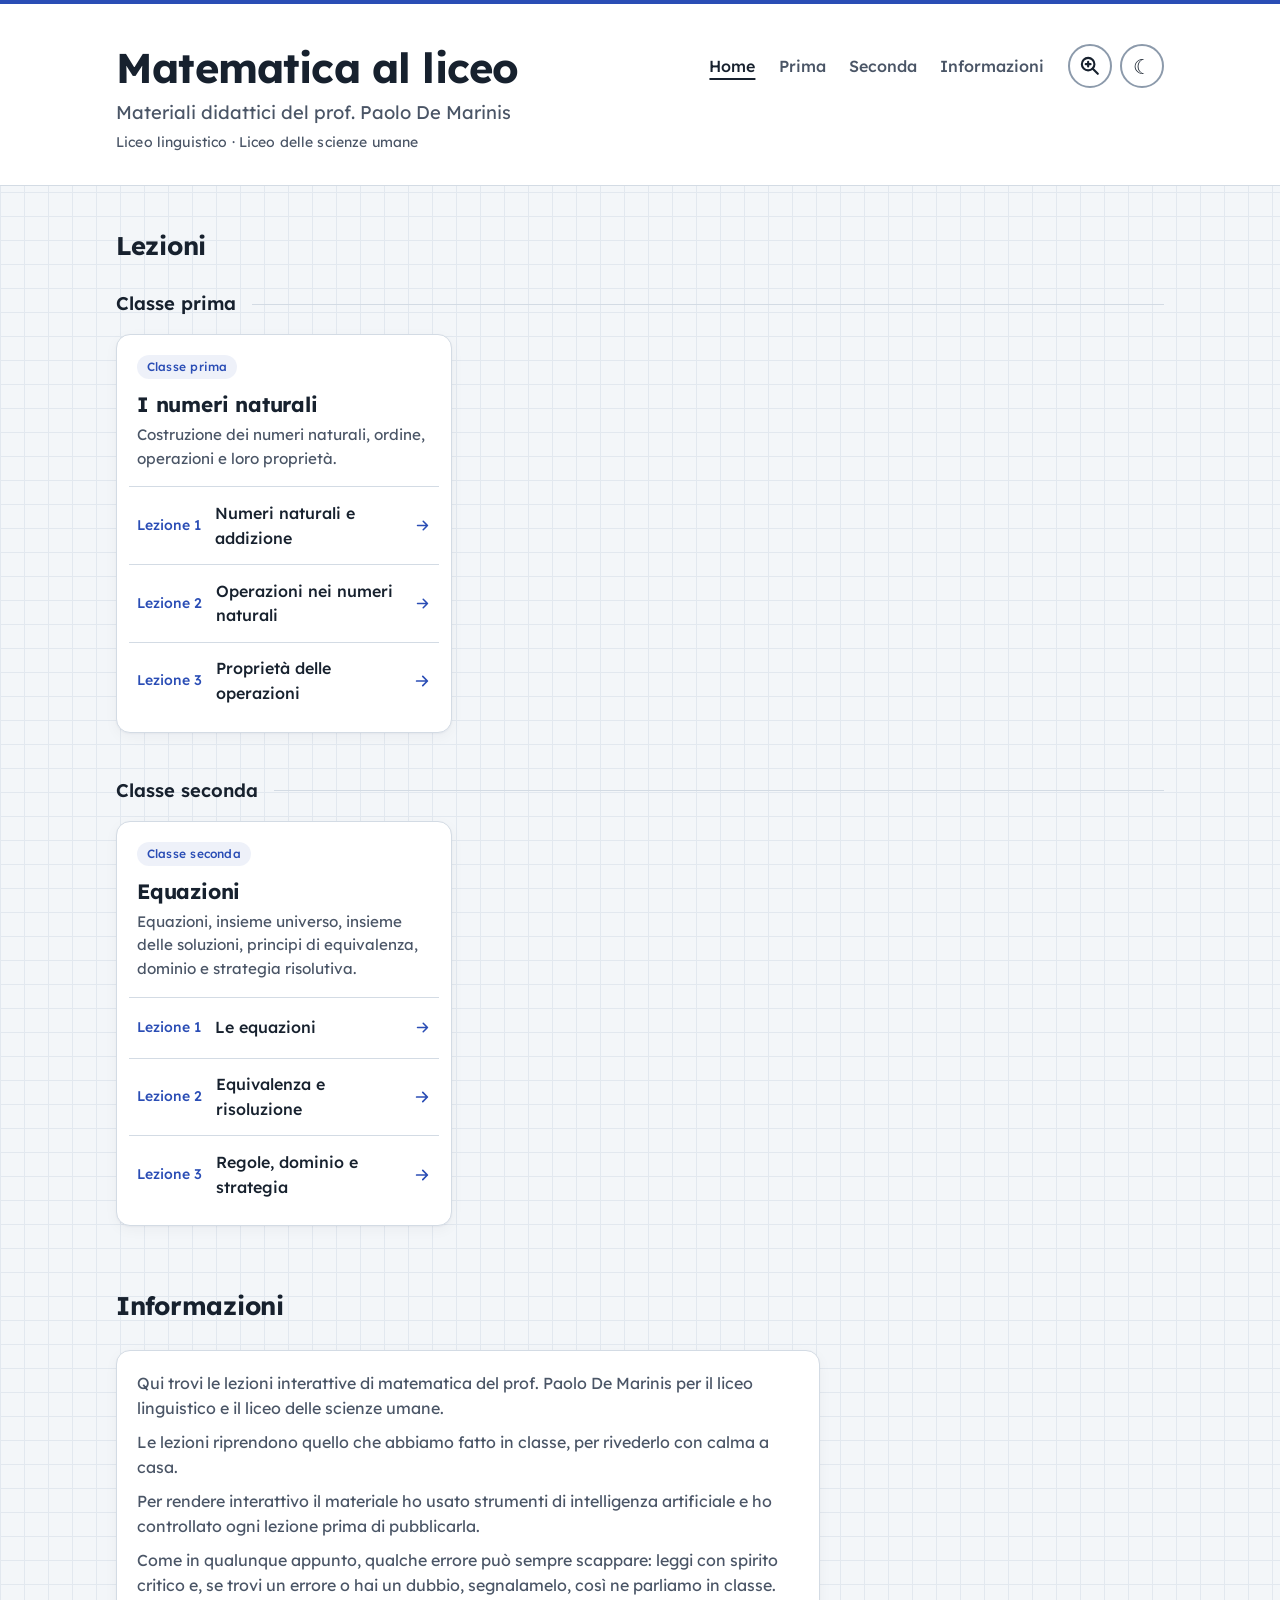
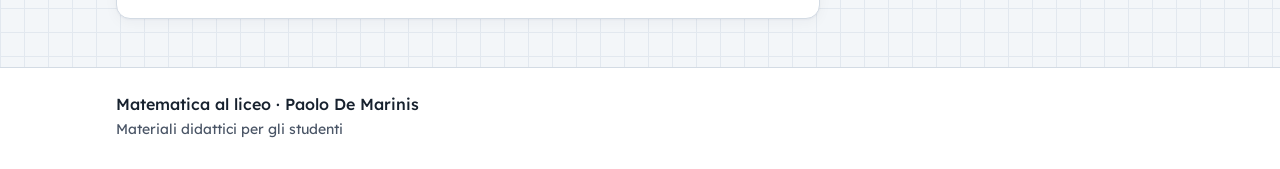
<file: index.html>
<!DOCTYPE html>
<html lang="it">
<head>
	<meta charset="utf-8">
	<meta name="viewport" content="width=device-width, initial-scale=1, viewport-fit=cover">
	<title>Matematica al liceo · Materiali didattici del prof. Paolo De Marinis</title>
	<meta name="description" content="Lezioni interattive di matematica per il liceo linguistico e il liceo delle scienze umane, a cura del prof. Paolo De Marinis.">
	<meta name="theme-color" content="#F3F6F9">
	<link rel="preload" href="assets/fonts/lexend-latin.woff2" as="font" type="font/woff2" crossorigin>
	<link rel="stylesheet" href="assets/css/style.css">
	<script src="assets/js/main.js"></script>
</head>
<body>
	<a class="skip-link" href="#contenuto">Vai al contenuto</a>

	<header class="site-header" id="top">
		<div class="wrap header-inner">
			<div class="brand">
				<h1 class="site-title"><a href="index.html">Matematica al liceo</a></h1>
				<p class="site-subtitle">Materiali didattici del prof. Paolo De Marinis</p>
				<p class="site-schools"><span>Liceo linguistico</span> · <span>Liceo delle scienze umane</span></p>
			</div>
			<nav class="site-nav" aria-label="Navigazione principale">
				<ul>
					<li><a href="index.html" aria-current="page">Home</a></li>
					<li><a href="#prima">Prima</a></li>
					<li><a href="#seconda">Seconda</a></li>
					<li><a href="#informazioni">Informazioni</a></li>
				</ul>
			</nav>
			<div class="tools">
				<div class="zmenu" id="zmenu">
					<button type="button" class="round-btn" id="zoomBtn" aria-label="Dimensione dei contenuti" title="Dimensione dei contenuti" aria-haspopup="dialog" aria-expanded="false" aria-controls="zpanel">
						<svg viewBox="0 0 24 24" aria-hidden="true"><circle cx="10.5" cy="10.5" r="6.5"/><path d="M15.3 15.3 20.5 20.5M8 10.5h5M10.5 8v5"/></svg>
					</button>
					<section class="zpanel" id="zpanel" role="dialog" aria-labelledby="ztitle" hidden>
						<div class="zhead">
							<span id="ztitle">Dimensione dei contenuti</span>
							<button type="button" class="round-btn small" id="zclose" aria-label="Chiudi"><svg viewBox="0 0 24 24" aria-hidden="true"><path d="M7 7 17 17M17 7 7 17"/></svg></button>
						</div>
						<div class="zopts" role="radiogroup" aria-labelledby="ztitle">
							<label><input type="radio" name="zoomLevel" value="100" checked>100%</label>
							<label><input type="radio" name="zoomLevel" value="115">115%</label>
							<label><input type="radio" name="zoomLevel" value="130">130%</label>
							<label><input type="radio" name="zoomLevel" value="150">150%</label>
						</div>
					</section>
				</div>
				<button type="button" class="round-btn" id="theme" aria-label="Attiva il tema scuro" title="Tema scuro"><span id="themeGlyph" aria-hidden="true">☾</span></button>
			</div>
		</div>
	</header>

	<main id="contenuto">
		<section class="lessons" aria-labelledby="lezioni-title">
			<div class="wrap">
				<h2 class="section-title" id="lezioni-title">Lezioni</h2>

				<!-- ========== Classe prima ========== -->
				<section class="year" id="prima" aria-labelledby="prima-title">
					<h3 class="year-title" id="prima-title">Classe prima</h3>
					<div class="topic-grid">

						<article class="topic" aria-labelledby="t-numeri-naturali">
							<p class="topic-year">Classe prima</p>
							<h4 class="topic-title" id="t-numeri-naturali">I numeri naturali</h4>
							<p class="topic-desc">Costruzione dei numeri naturali, ordine, operazioni e loro proprietà.</p>
							<ul class="lesson-list">
								<li>
									<a class="lesson" href="prima/numeri-naturali/lezione-1.html">
										<span class="lesson-num">Lezione 1<span class="sr-only"> —</span></span>
										<span class="lesson-title">Numeri naturali e addizione</span>
									</a>
								</li>
								<li>
									<a class="lesson" href="prima/numeri-naturali/lezione-2.html">
										<span class="lesson-num">Lezione 2<span class="sr-only"> —</span></span>
										<span class="lesson-title">Operazioni nei numeri naturali</span>
									</a>
								</li>
								<li>
									<a class="lesson" href="prima/numeri-naturali/lezione-3.html">
										<span class="lesson-num">Lezione 3<span class="sr-only"> —</span></span>
										<span class="lesson-title">Proprietà delle operazioni</span>
									</a>
								</li>
							</ul>
						</article>

						<!-- Next topics for the first year go here, as copies of the <article> above:
						     divisibilità, numeri interi, numeri razionali, insiemi,
						     calcolo letterale, monomi, polinomi, geometria. -->

					</div>
				</section>

				<!-- ========== Classe seconda ========== -->
				<section class="year" id="seconda" aria-labelledby="seconda-title">
					<h3 class="year-title" id="seconda-title">Classe seconda</h3>
					<div class="topic-grid">

						<article class="topic" aria-labelledby="t-equazioni">
							<p class="topic-year">Classe seconda</p>
							<h4 class="topic-title" id="t-equazioni">Equazioni</h4>
							<p class="topic-desc">Equazioni, insieme universo, insieme delle soluzioni, principi di equivalenza, dominio e strategia risolutiva.</p>
							<ul class="lesson-list">
								<li>
									<a class="lesson" href="seconda/equazioni/lezione-1.html">
										<span class="lesson-num">Lezione 1<span class="sr-only"> —</span></span>
										<span class="lesson-title">Le equazioni</span>
									</a>
								</li>
								<li>
									<a class="lesson" href="seconda/equazioni/lezione-2.html">
										<span class="lesson-num">Lezione 2<span class="sr-only"> —</span></span>
										<span class="lesson-title">Equivalenza e risoluzione</span>
									</a>
								</li>
								<li>
									<a class="lesson" href="seconda/equazioni/lezione-3.html">
										<span class="lesson-num">Lezione 3<span class="sr-only"> —</span></span>
										<span class="lesson-title">Regole, dominio e strategia</span>
									</a>
								</li>
							</ul>
						</article>

						<!-- Next topics for the second year go here:
						     funzioni, retta, sistemi lineari, disequazioni, radicali, geometria. -->

					</div>
				</section>

				<!--
				HOW TO ADD A TOPIC
				Copy this block inside the .topic-grid of the right year,
				then change the id (it must be unique), the texts and the links.

				<article class="topic" aria-labelledby="t-numeri-interi">
					<p class="topic-year">Classe prima</p>
					<h4 class="topic-title" id="t-numeri-interi">I numeri interi</h4>
					<p class="topic-desc">One-line description of the topic.</p>
					<ul class="lesson-list">
						<li>
							<a class="lesson" href="prima/numeri-interi/lezione-1.html">
								<span class="lesson-num">Lezione 1<span class="sr-only"> —</span></span>
								<span class="lesson-title">Lesson title</span>
							</a>
						</li>
					</ul>
				</article>

				HOW TO MARK A LESSON AS NEW OR UPDATED
				Put one badge INSIDE .lesson-title, after the text, only while it is useful:
					<span class="lesson-title">Le equazioni <span class="badge badge-new">Nuova</span></span>
					<span class="lesson-title">Le equazioni <span class="badge badge-updated">Aggiornata</span></span>
				-->
			</div>
		</section>

		<section class="info" id="informazioni" aria-labelledby="informazioni-title">
			<div class="wrap">
				<h2 class="section-title" id="informazioni-title">Informazioni</h2>
				<div class="info-panel">
					<p>Qui trovi le lezioni interattive di matematica del prof. Paolo De Marinis per il liceo linguistico e il liceo delle scienze umane.</p>
					<p>Le lezioni riprendono quello che abbiamo fatto in classe, per rivederlo con calma a casa.</p>
					<p>Per rendere interattivo il materiale ho usato strumenti di intelligenza artificiale e ho controllato ogni lezione prima di pubblicarla.</p>
					<p>Come in qualunque appunto, qualche errore può sempre scappare: leggi con spirito critico e, se trovi un errore o hai un dubbio, segnalamelo, così ne parliamo in classe.</p>
				</div>
			</div>
		</section>
	</main>

	<footer class="site-footer">
		<div class="wrap">
			<p class="footer-main">Matematica al liceo · Paolo De Marinis</p>
			<p class="footer-sub">Materiali didattici per gli studenti</p>
		</div>
	</footer>
</body>
</html>
</file>
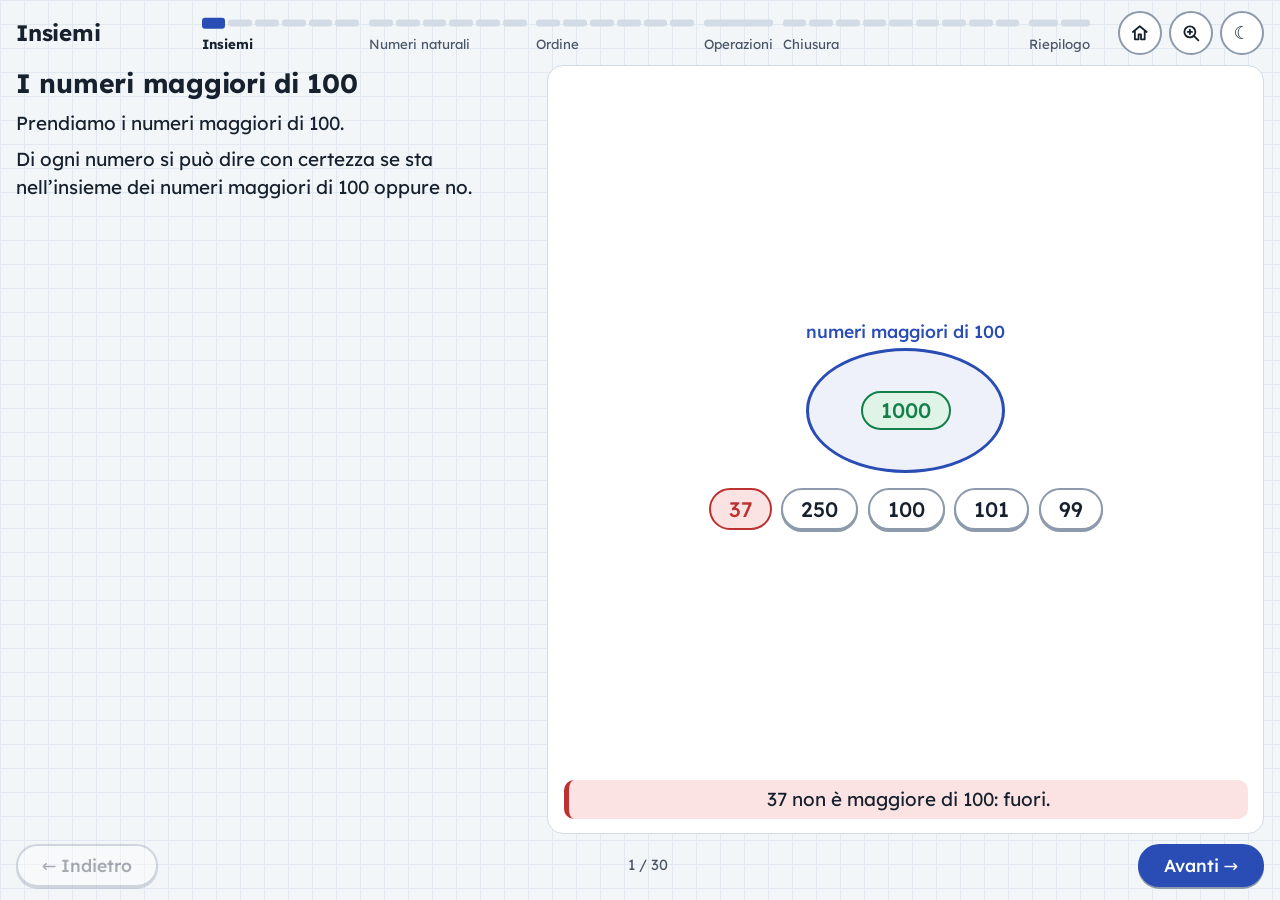
<file: prima/numeri-naturali/lezione-1.html>
<!DOCTYPE html>
<html lang="it">
<head>
<meta charset="utf-8">
<meta name="viewport" content="width=device-width, initial-scale=1">
<script>try { const r = document.documentElement, t = localStorage.getItem('matematica-tema'), z = localStorage.getItem('matematica-zoom'); if (t === 'dark') r.dataset.theme = 'dark'; if (['115', '130', '150'].includes(z)) r.dataset.zoom = z; } catch (e) {}</script>
<title>I numeri naturali</title>
<link rel="stylesheet" href="../../assets/fonts/lezioni.css">
<style>
:root {
	--bg: #F3F6F9;
	--grid: #E2E8EF;
	--panel: #FFFFFF;
	--ink: #17212E;
	--ink2: #4A5566;
	--line: #D3DBE4;
	--acc: #2A4DB5;
	--on-acc: #FFFFFF;
	--acc-fill: rgba(42, 77, 181, 0.08);
	--acc-soft: rgba(42, 77, 181, 0.30);
	--in: #13804A;
	--in-bg: #DFF3E7;
	--out: #BE3131;
	--out-bg: #FBE3E3;
	--hl: #FFEFA8;
	--hover: #EAF0F8;
	--chip: #F3F6F9;
	--focus: #2A4DB5;
	--ctl: #8C9AAB;
	--shadow: rgba(0, 0, 0, 0.25);
	--ui: "Lexend", system-ui, "Segoe UI", Roboto, sans-serif;
	--math: "STIX Two Text", "STIX Two Math", "Cambria Math", Cambria, "Times New Roman", serif;
}
:root[data-theme="dark"] {
	color-scheme: dark;
	--bg: #0F141A;
	--grid: #19212B;
	--panel: #161D26;
	--ink: #E6EBF1;
	--ink2: #A8B3C0;
	--line: #2A3440;
	--acc: #86A5F7;
	--on-acc: #0F141A;
	--acc-fill: rgba(134, 165, 247, 0.10);
	--acc-soft: rgba(134, 165, 247, 0.34);
	--in: #4FC98C;
	--in-bg: #173327;
	--out: #FF7C7C;
	--out-bg: #3A1D20;
	--hl: #3D3517;
	--hover: #1E2835;
	--chip: #1B232E;
	--focus: #86A5F7;
	--ctl: #56657A;
	--shadow: rgba(0, 0, 0, 0.5);
}

* { box-sizing: border-box; }
[hidden] { display: none !important; }
html { height: 100%; font-size: clamp(14px, min(1.05vw, 1.9vh), 21px); }
body {
	margin: 0; height: 100%;
	background-color: var(--bg);
	background-image: linear-gradient(var(--grid) 1px, transparent 1px), linear-gradient(90deg, var(--grid) 1px, transparent 1px);
	background-size: 24px 24px;
	color: var(--ink); font-family: var(--ui); line-height: 1.4;
}
button { font: inherit; color: inherit; }
:focus-visible { outline: 3px solid var(--focus); outline-offset: 2px; }
.sr { position: absolute; width: 1px; height: 1px; overflow: hidden; clip: rect(0 0 0 0); white-space: nowrap; }

.app { height: 100%; max-width: 1800px; margin: 0 auto; padding: 0.8rem 16px 0.9rem; display: flex; flex-direction: column; gap: 0.7rem; }

/* ---------- barra in alto ---------- */
header.top { display: flex; align-items: center; gap: 0.6rem 2rem; }
h1 { margin: 0; font-size: 1.6rem; font-weight: 700; letter-spacing: -0.01em; min-width: 10.5ch; white-space: nowrap; }
.prog { flex: 1; display: flex; gap: 0.7rem; min-width: 0; }
.pch { flex: var(--n) 1 0; min-width: max-content; display: flex; flex-direction: column; gap: 0.1rem; }
.segs { display: flex; gap: 3px; }
.seg { flex: 1; min-width: 0; height: 1.5rem; padding: 0; border: 0; background: none; cursor: pointer; position: relative; border-radius: 4px; }
.seg::before { content: ""; position: absolute; left: 0; right: 0; top: 50%; height: 0.5rem; transform: translateY(-50%); border-radius: 3px; background: var(--line); }
.seg.done::before { background: var(--acc-soft); }
.seg.cur::before { background: var(--acc); height: 0.75rem; }
.pname { font-size: 0.95rem; color: var(--ink2); white-space: nowrap; overflow: hidden; text-overflow: ellipsis; }
.pch.cur .pname { color: var(--ink); font-weight: 700; }
#theme { flex: none; width: 2.75rem; height: 2.75rem; min-width: 44px; min-height: 44px; border-radius: 50%; border: 2px solid var(--ctl); background: var(--panel); cursor: pointer; font-size: 1.3rem; line-height: 1; padding: 0; }
#theme:hover { border-color: var(--acc); }
.tools { flex: none; display: flex; align-items: center; gap: 0.5rem; position: relative; }   /* il pannello dello zoom si allinea al bordo destro dei due bottoni */
.zmenu { position: static; }
#homeBtn { width: 2.75rem; height: 2.75rem; min-width: 44px; min-height: 44px; border-radius: 50%; border: 2px solid var(--ctl); background: var(--panel); color: var(--ink); display: grid; place-items: center; }
#homeBtn:hover { border-color: var(--acc); }
#homeBtn svg { width: 1.4rem; height: 1.4rem; fill: none; stroke: currentColor; stroke-width: 2.2; stroke-linecap: round; stroke-linejoin: round; }
#zoomBtn { width: 2.75rem; height: 2.75rem; min-width: 44px; min-height: 44px; border-radius: 50%; border: 2px solid var(--ctl); background: var(--panel); cursor: pointer; padding: 0; display: grid; place-items: center; }
#zoomBtn:hover, #zoomBtn[aria-expanded="true"] { border-color: var(--acc); }
#zoomBtn svg { width: 1.45rem; height: 1.45rem; fill: none; stroke: currentColor; stroke-width: 2.2; stroke-linecap: round; stroke-linejoin: round; }
.zpanel { position: absolute; top: calc(100% + 0.6rem); right: 0; z-index: 30; width: min(21rem, calc(100vw - 2rem)); padding: 0.8rem 0.9rem 0.9rem; background: var(--panel); border: 1px solid var(--line); border-radius: 14px; box-shadow: 0 12px 32px var(--shadow); }
.zhead { display: flex; align-items: center; justify-content: space-between; gap: 1rem; margin-bottom: 0.55rem; font-weight: 700; }
.zhead button { width: 2.4rem; height: 2.4rem; min-width: 40px; min-height: 40px; border-radius: 50%; border: 2px solid var(--ctl); background: var(--panel); cursor: pointer; padding: 0; display: grid; place-items: center; }
.zhead button svg { width: 1.1rem; height: 1.1rem; fill: none; stroke: currentColor; stroke-width: 2.4; stroke-linecap: round; }
.zopts { display: grid; grid-template-columns: repeat(4, 1fr); gap: 0.4rem; }
.zopts label { position: relative; display: grid; place-items: center; min-height: 44px; border: 2px solid var(--ctl); border-radius: 10px; cursor: pointer; font-weight: 700; font-variant-numeric: tabular-nums; }
.zopts input { position: absolute; opacity: 0; pointer-events: none; }
.zopts label:has(input:checked) { border-color: var(--acc); background: var(--acc-fill); color: var(--acc); }
.zopts label:has(input:focus-visible) { outline: 3px solid var(--focus); outline-offset: 2px; }
:root[data-zoom="115"] main.step { zoom: 1.15; }
:root[data-zoom="130"] main.step { zoom: 1.3; }
:root[data-zoom="150"] main.step { zoom: 1.5; }


/* ---------- il passo ---------- */
main.step { flex: 1; min-height: 0; display: grid; grid-template-columns: minmax(0, 5fr) minmax(0, 7fr); gap: 1.4rem; }
.left { display: flex; flex-direction: column; gap: 0.75rem; min-height: 0; overflow: auto; padding: 0.2rem 0.3rem 0.2rem 0; }
.left h2 { margin: 0; font-size: 1.9rem; line-height: 1.2; text-wrap: balance; letter-spacing: -0.01em; }
.txt { font-size: 1.35rem; line-height: 1.45; }
.txt p { margin: 0 0 0.45em; }
.txt p:last-child { margin-bottom: 0; }
.def { background: var(--panel); border: 1px solid var(--line); border-left: 6px solid var(--acc); border-radius: 0 12px 12px 0; padding: 0.6rem 1rem 0.7rem; margin-bottom: 0.5em; }
.def .dl { font-size: 0.95rem; letter-spacing: 0.01em; font-weight: 700; color: var(--acc); margin-bottom: 0.15rem; }
.def p { margin: 0 0 0.3em; }
.def .formula { text-align: center; font-size: 1.25em; margin: 0.25em 0 0.1em; }
.small { font-size: 0.85em; color: var(--ink2); }
.sym { display: grid; grid-template-columns: 2.2rem auto; gap: 0.2rem 0.6rem; align-items: baseline; margin-top: 0.3rem; }
.sym .m { font-size: 1.5em; text-align: center; }

/* 1.08em: le cifre di STIX hanno la stessa altezza di quelle di Lexend, così i numeri nel testo e nelle formule sono uguali */
.m { font-family: var(--math); font-size: 1.08em; line-height: 1; white-space: nowrap; }
.m .m { font-size: 1em; }
.m i, i.m { font-style: italic; }
b { font-weight: 700; }

.panel { background: var(--panel); border: 1px solid var(--line); border-radius: 16px; padding: 1rem 1.1rem; display: flex; flex-direction: column; gap: 0.8rem; min-height: 0; overflow: auto; }
.fig { flex: 1 1 auto; min-height: 7rem; position: relative; }
.fig > svg { position: absolute; inset: 0; width: 100%; height: 100%; display: block; }
.col { flex: 1 1 auto; display: flex; flex-direction: column; align-items: center; justify-content: center; gap: 1.1rem; min-height: 0; }
.ctl { display: flex; gap: 0.8rem; justify-content: center; align-items: center; flex-wrap: wrap; }

/* domanda */
.q { background: var(--panel); border: 1px solid var(--line); border-radius: 12px; padding: 0.75rem 1rem; }
.qq { margin: 0 0 0.6rem; font-size: 1.35rem; font-weight: 500; }
.opts { display: flex; gap: 0.7rem; flex-wrap: wrap; }
.fb { margin: 0.7rem 0 0; padding: 0.5rem 0.8rem; border-radius: 8px; font-size: 1.25rem; border-left: 5px solid; }
.fb.ok { background: var(--in-bg); border-color: var(--in); }
.fb.no { background: var(--out-bg); border-color: var(--out); }

/* bottoni */
.btn { font-size: 1.25rem; font-weight: 500; min-height: 3rem; min-width: 3rem; padding: 0 1.2rem; border-radius: 12px; border: 2px solid var(--ctl); background: var(--panel); cursor: pointer; box-shadow: 0 2px 0 var(--ctl); }
.btn:hover:not(:disabled) { border-color: var(--acc); }
.btn:disabled { opacity: 0.4; cursor: default; }
.btn.pri { background: var(--acc); color: var(--on-acc); border-color: var(--acc); box-shadow: 0 2px 0 var(--shadow); }
.btn.big { font-size: 1.6rem; min-width: 5.5rem; }
.btn[aria-pressed="true"] { background: var(--acc); color: var(--on-acc); border-color: var(--acc); }
.opt.ok { background: var(--in-bg); border-color: var(--in); color: var(--in); }
.opt.no { background: var(--out-bg); border-color: var(--out); color: var(--out); }
.opt.right:not(.ok) { border-color: var(--in); }

.chip { display: inline-flex; align-items: center; justify-content: center; gap: 0.3em; font-size: 1.5rem; font-weight: 500; font-variant-numeric: tabular-nums; min-height: 2.8rem; min-width: 2.8rem; padding: 0.3em 0.85em; border-radius: 999px; border: 2px solid var(--ctl); background: var(--panel); color: var(--ink); box-shadow: 0 2px 0 var(--ctl); line-height: 1; }
button.chip { cursor: pointer; }
button.chip:hover { border-color: var(--acc); }
.chip.in { background: var(--in-bg); border-color: var(--in); color: var(--in); box-shadow: none; }
.chip.out { background: var(--out-bg); border-color: var(--out); color: var(--out); box-shadow: none; }
.chip.sel { background: var(--hl); border-color: var(--ink2); }
.chip .m { font-size: 1.05em; }
.ghost { position: fixed; left: 0; top: 0; z-index: 50; pointer-events: none; margin: 0; }

.msg { margin: 0; min-height: 2.6rem; padding: 0.45rem 1rem; border-radius: 10px; font-size: 1.35rem; text-align: center; background: var(--chip); border-left: 5px solid var(--line); }
.msg.in { background: var(--in-bg); border-left-color: var(--in); }
.msg.out { background: var(--out-bg); border-left-color: var(--out); }
.msg.hl { background: var(--hl); border-left-color: var(--ink2); }
.msg.empty { visibility: hidden; }

/* insiemi disegnati */
.setw { display: flex; flex-direction: column; align-items: center; gap: 0.35rem; }
.set-cap { font-size: 1.25rem; font-weight: 500; color: var(--acc); }
.set { position: relative; border: 3px solid var(--acc); background: var(--acc-fill); border-radius: 50%; display: flex; align-items: center; justify-content: center; aspect-ratio: 16 / 10; width: 22rem; padding: 9% 13%; }
.set.wide { width: min(100%, 30rem); }
.set.small { width: 15rem; }
.set.dashed { border-style: dashed; }
.set-in { display: flex; flex-wrap: wrap; gap: 0.55rem 0.8rem; justify-content: center; align-items: center; }
.set-name { position: absolute; left: -3%; top: -7%; color: var(--acc); font-size: 2rem; }
.qm { position: absolute; right: -4%; top: -6%; font-size: 2.2rem; font-weight: 700; color: var(--acc); }
.el { display: inline-flex; align-items: center; justify-content: center; min-width: 2.7rem; min-height: 2.7rem; border-radius: 50%; font-size: 1.65rem; border: 2px solid transparent; background: none; padding: 0 0.2em; }
button.el { cursor: pointer; border-color: var(--ctl); background: var(--panel); }
button.el:hover { border-color: var(--acc); }
.el.hl { background: var(--hl) !important; border-color: var(--ink2) !important; }
.el.in { background: var(--in-bg); color: var(--in); border-color: var(--in); }
.braces { font-size: 2rem; display: flex; align-items: center; gap: 0.1rem; flex-wrap: wrap; justify-content: center; }
.braces .el { font-size: 1em; min-width: 2.4rem; min-height: 2.4rem; }
.braces.line { display: block; text-align: center; }
.braces.line .el { vertical-align: middle; min-width: 2.2rem; min-height: 2.2rem; margin: -0.3rem 0; }
.braces .cm { margin: 0 0.1rem 0 -0.1rem; }
.tray { display: flex; flex-wrap: wrap; gap: 0.7rem; justify-content: center; min-height: 3rem; }
.row2 { display: flex; align-items: center; justify-content: center; gap: 1.5rem; flex-wrap: wrap; }
/* passi 4, 6, 11: come si scrive un insieme, pari e dispari */
.ways { display: grid; grid-template-columns: 1fr 1fr; gap: 0.8rem; width: 100%; max-width: 48rem; }
.way { border: 2px solid var(--line); border-radius: 12px; padding: 0.6rem 0.8rem 0.8rem; display: flex; flex-direction: column; align-items: center; gap: 0.5rem; text-align: center; }
.way .wl { font-size: 1.1rem; color: var(--ink2); }
.way > .m { font-size: 1.75rem; }
.fline { margin: 0; font-size: 1.6rem; text-align: center; display: flex; flex-wrap: wrap; justify-content: center; align-items: center; gap: 0.2rem 0.5rem; }
.fline .m { font-size: 1.15em; }
.fcap { margin: 0 0 -0.5rem; font-size: 1.1rem; color: var(--ink2); }
.sw { flex: none; width: 1.7rem; height: 1.3rem; border-radius: 6px; border: 3px solid var(--acc); background: var(--panel); }
.sw.ev { background: var(--acc); }
.pd { display: grid; gap: 1rem; }
.outside { min-width: 6rem; display: flex; flex-direction: column; gap: 0.5rem; align-items: flex-start; }

.cases { display: grid; grid-template-columns: 1fr 1fr; gap: 0.8rem; width: 100%; max-width: 44rem; }
.case { display: grid; grid-template-columns: auto 1fr; grid-template-rows: auto auto; align-items: center; gap: 0.1rem 0.8rem; text-align: left; padding: 0.7rem 0.9rem; border-radius: 14px; border: 2px solid var(--ctl); background: var(--panel); cursor: pointer; box-shadow: 0 2px 0 var(--ctl); min-height: 44px; }
.case:hover { border-color: var(--acc); }
.case svg { grid-row: 1 / 3; width: 3.4rem; height: 3.4rem; }
.case .ct { font-size: 1.1rem; }
.case .cv { font-size: 1.35rem; font-weight: 700; color: var(--acc); min-height: 1.4em; }
.case[aria-pressed="true"] { border-color: var(--acc); background: var(--acc-fill); box-shadow: none; }
.ic-a { fill: var(--acc); }
.ic-b { fill: var(--ink2); }

/* numeri grandi (passo 15) */
.cmp { display: grid; grid-template-columns: minmax(0, 1fr) auto minmax(0, 1fr); align-items: end; gap: 0.6rem 1rem; width: 100%; max-width: 50rem; }
.nbox { display: flex; flex-direction: column; gap: 0.3rem; min-width: 0; }
.nbox label, .nbox .nlab { font-size: 1.05rem; color: var(--ink2); }
.nin, .nout { font-family: var(--ui); font-weight: 500; font-variant-numeric: tabular-nums; font-size: var(--fs, 2.3rem); line-height: 1.2; padding: 0.35em 0.5em; border-radius: 12px; min-height: 2.2em; width: 100%; overflow-wrap: anywhere; }
.nin { border: 2px solid var(--acc); background: var(--panel); color: var(--ink); box-shadow: inset 0 2px 0 var(--acc-fill); }
.nout { display: block; border: 2px solid var(--line); background: var(--chip); }
.cmp .lt { font-size: 3rem; padding-bottom: 0.35em; color: var(--acc); }

/* passo 12 */
.zrow { display: flex; align-items: center; gap: 1rem; flex-wrap: wrap; }
.zctl { flex: 1 1 16rem; display: grid; grid-template-columns: auto 1fr auto auto; align-items: center; gap: 0.3rem 0.8rem; }
.zctl label { font-size: 1.2rem; color: var(--ink2); }
.zctl input[type="range"] { width: 100%; min-width: 6rem; accent-color: var(--acc); height: 2.75rem; }
.zval { font-variant-numeric: tabular-nums; font-size: 1.15rem; min-width: 5.5ch; text-align: right; }
.stairs { width: 18rem; height: auto; flex: none; }

/* tabelle */
.symt { border-collapse: collapse; font-size: 1.1rem; width: 100%; }
.symt th { text-align: left; font-weight: 500; color: var(--ink2); font-size: 1rem; padding: 0.15rem 0.6rem; border-bottom: 2px solid var(--line); }
.symt td { padding: 0.18rem 0.6rem; border-bottom: 1px solid var(--line); }
.symt td:first-child { text-align: center; }
.symt td:first-child .m { font-size: 1.45em; }

.cases3 { display: grid; grid-template-columns: repeat(3, 1fr); gap: 0.7rem; width: 100%; }
.c3 { border: 2px solid var(--line); border-radius: 12px; padding: 0.5rem; text-align: center; color: var(--ink2); min-height: 5.2rem; }
.c3 .m { font-size: 1.9rem; display: block; margin: 0.15rem 0 0.35rem; }
.c3 .ex { font-size: 1.3rem; font-weight: 500; min-height: 1.4em; display: block; }
.c3.on { border-color: var(--acc); background: var(--acc-fill); color: var(--ink); opacity: 1; }

.vf { display: grid; grid-template-columns: auto auto auto minmax(0, 24rem); align-items: center; gap: 0.9rem 0.8rem; max-width: 100%; }
.vf .why { min-height: 3rem; display: flex; align-items: center; }
.vf .f { font-size: 2.3rem; min-width: 5.5ch; text-align: center; }
.vf .btn { min-width: 3.3rem; padding: 0 0.8rem; }
.vf .why { font-size: 1.3rem; padding: 0.4rem 0.7rem; border-radius: 8px; border-left: 4px solid; }
.vf .why.ok { background: var(--in-bg); border-color: var(--in); }
.vf .why.no { background: var(--out-bg); border-color: var(--out); }
.vf .why.none { border-color: transparent; }

.bigf { font-size: 2.6rem; text-align: center; margin: 0; }

.ops { display: grid; grid-template-columns: auto repeat(5, auto); align-items: start; justify-content: center; gap: 0.3rem 0.9rem; }
.ops .hd { font-size: 1rem; text-transform: uppercase; letter-spacing: 0.06em; color: var(--ink2); text-align: center; align-self: end; }
.ops .on { font-size: 1.05rem; color: var(--ink2); align-self: center; padding-right: 0.4rem; text-align: right; }
.ops .sy { font-family: var(--math); font-size: 2.2rem; align-self: center; line-height: 1; padding-bottom: 1.3rem; }
.nm { display: flex; flex-direction: column; align-items: center; gap: 0.15rem; min-width: 6.8rem; padding: 0.3rem 0.4rem; border-radius: 12px; border: 2px solid var(--ctl); background: var(--panel); cursor: pointer; box-shadow: 0 2px 0 var(--ctl); }
.nm:hover { border-color: var(--acc); }
.nm .n { font-size: 2rem; font-weight: 500; font-variant-numeric: tabular-nums; line-height: 1.1; }
.nm .w { font-size: 1rem; font-weight: 700; color: var(--acc); min-height: 1.3em; }
.nm.res .w { color: var(--ink); }
.nm.op[aria-pressed="true"] { background: var(--acc-fill); border-color: var(--acc); box-shadow: none; }
.nm.res[aria-pressed="true"] { background: var(--hl); border-color: var(--ink2); box-shadow: none; }
.nm[aria-pressed="false"] .w { visibility: hidden; }

.clo { flex: 1 1 auto; display: flex; align-items: center; justify-content: center; gap: 1.2rem 2.2rem; flex-wrap: wrap; }
.setrow { display: flex; align-items: center; gap: 1rem; }
.optab { border-collapse: separate; border-spacing: 0.4rem; }
.optab th { font-family: var(--math); font-size: 2.1rem; font-weight: 400; color: var(--acc); padding: 0 0.3rem; }
.optab th.corner { color: var(--ink); font-size: 2.4rem; font-weight: 700; }
.optab th.corner.dot, .ops .sy.dot { font-size: 3.4rem; }
.cell { display: flex; flex-direction: column; align-items: center; justify-content: center; min-width: 7.2rem; min-height: 4.2rem; padding: 0.25rem 0.5rem; border-radius: 12px; border: 2px solid var(--ctl); background: var(--panel); box-shadow: 0 2px 0 var(--ctl); line-height: 1.15; }
button.cell { cursor: pointer; }
span.cell { border-color: var(--line); box-shadow: none; }
button.cell:hover { border-color: var(--acc); }
.cell .ex { font-family: var(--math); font-size: 1.5rem; }
.cell .rs { font-family: var(--math); font-size: 1.8rem; font-weight: 700; color: var(--ink2); }
.cell.in { background: var(--in-bg); border-color: var(--in); box-shadow: none; }
.cell.in .rs { color: var(--in); }
.cell.out { background: var(--out-bg); border-color: var(--out); box-shadow: none; }
.cell.out .rs { color: var(--out); }
.cell.mark { outline: 4px solid var(--out); outline-offset: 3px; }
.legend { display: grid; gap: 0.4rem; width: 100%; max-width: 40rem; }
.legend p { margin: 0; padding: 0.4rem 0.8rem; border-radius: 8px; border-left: 5px solid var(--line); font-size: 1.2rem; color: var(--ink2); }
.legend p.on.in { background: var(--in-bg); border-color: var(--in); color: var(--ink); }
.legend p.on.out { background: var(--out-bg); border-color: var(--out); color: var(--ink); }

/* passi 29-30: riepilogo, uno schema a tutta larghezza */
main.step.full { grid-template-columns: minmax(0, 1fr); grid-template-rows: auto minmax(0, 1fr); gap: 0.7rem; }
.step.full .left { overflow: visible; padding: 0; }
.step.full .panel { background: none; border: 0; border-radius: 0; padding: 0.2rem 0.2rem 0.4rem; }
.map { flex: 1 0 auto; display: grid; grid-template-columns: minmax(0, 1fr) 2.6rem minmax(0, 1fr) 2.6rem minmax(0, 1.15fr); }
.map.two { grid-template-columns: minmax(0, 1fr) 2.6rem minmax(0, 1.2fr); }
.mc { display: grid; place-items: center; }
.mc svg { width: 100%; height: auto; overflow: visible; }
.mc path { fill: none; stroke: var(--acc); stroke-width: 3; }
.mb { min-width: 0; container-type: inline-size; background: var(--panel); border: 1px solid var(--line); border-radius: 16px; padding: 0.8rem 1rem 0.9rem; display: flex; flex-direction: column; gap: 0.6rem; font-size: 1.3rem; }
.mbody { flex: 1; display: flex; flex-direction: column; justify-content: flex-start; gap: 1.6rem; padding-top: 0.4rem; }
.mg { display: flex; flex-direction: column; gap: 0.6rem; }
.mb h3 { margin: 0; font-size: 1.4rem; line-height: 1.2; color: var(--acc); }
.mb p { margin: 0; text-wrap: balance; }
.mf { display: flex; flex-direction: column; gap: 0.15rem; }
.mf .wl { font-size: 0.9em; color: var(--ink2); }
/* con lo zoom al 130-150 % la formula lunga va a capo invece di uscire dal riquadro */
.mf > .m { white-space: normal; }
.mb .mbig { font-size: min(1.7rem, 10cqi); text-align: center; }
.mb .fline { font-size: 1.15rem; justify-content: flex-start; gap: 0.2rem 0.8rem; }
.mb .in { color: var(--in); }
.mb .out { color: var(--out); }
.mray { width: 100%; max-width: 26rem; height: auto; display: block; margin: 0 auto; }
.mray .arcl { font-size: 26px; }
.pcs { flex: 1; display: grid; grid-auto-rows: 1fr; gap: 0.4rem; }
.pc { display: grid; grid-template-columns: minmax(0, 1fr) auto; align-content: center; align-items: baseline; gap: 0.1rem 0.8rem; font-size: 1.2rem; line-height: 1.3; text-align: left; padding: 0.3rem 0.8rem; border: 2px solid var(--ctl); border-left: 6px solid var(--acc); border-radius: 0 12px 12px 0; background: var(--panel); box-shadow: 0 2px 0 var(--ctl); cursor: pointer; min-height: 44px; }
.pc:hover { border-color: var(--acc); }
.pc > span:nth-child(2) { grid-column: 1 / -1; }
.pc .pgo { grid-column: 2; grid-row: 1; font-size: 0.9em; color: var(--ink2); white-space: nowrap; }
.mt { border-collapse: collapse; width: 100%; font-size: 1.2rem; line-height: 1.25; }
.mt th { text-align: left; font-weight: 500; color: var(--ink2); font-size: 1.05rem; padding: 0.1rem 0.4rem; border-bottom: 2px solid var(--line); }
.mt td { padding: 0.25rem 0.4rem; border-bottom: 1px solid var(--line); }
.mt td.s { text-align: center; width: 2.2rem; }
.mt td.s .m { font-size: 1.45em; }
.mt td.e { white-space: nowrap; }
/* riquadro stretto (telefono, zoom 130-150 %): l'esempio va a capo sotto la riga */
@container (max-width: 36rem) {
	.mt.opn, .mt.opn tbody { display: block; }
	.mt.opn tr { display: grid; grid-template-columns: 8.4em minmax(0, 1fr) minmax(0, 1fr); column-gap: 0.4rem; border-bottom: 1px solid var(--line); }
	.mt.opn tr:first-child { border-bottom-width: 2px; }
	.mt.opn th, .mt.opn td { border-bottom: 0; padding-left: 0.2rem; padding-right: 0; }
	.mt.opn th:nth-child(4) { display: none; }
	.mt.opn td.e { grid-column: 1 / -1; padding-top: 0; }
}
/* ancora più stretto (telefono con zoom 130-150 %): il nome dell'operazione va su una riga sua */
@container (max-width: 20rem) {
	.mt.opn tr { grid-template-columns: minmax(0, 1fr) minmax(0, 1fr); }
	.mt.opn th:first-child { display: none; }
	.mt.opn td:first-child { grid-column: 1 / -1; font-weight: 500; }
}

/* ---------- navigazione ---------- */
footer.nav { display: flex; justify-content: space-between; align-items: center; gap: 1rem; }
.nb { font-size: 1.25rem; font-weight: 500; min-height: 3.1rem; min-width: 44px; padding: 0 1.7rem; border-radius: 999px; border: 2px solid var(--ctl); background: var(--panel); cursor: pointer; box-shadow: 0 2px 0 var(--ctl); }
.nb:hover:not(:disabled) { border-color: var(--acc); }
.nb.pri { background: var(--acc); color: var(--on-acc); border-color: var(--acc); }
.nb:disabled { opacity: 0.35; cursor: default; }
.count { color: var(--ink2); font-size: 1.05rem; font-variant-numeric: tabular-nums; }

/* ---------- SVG ---------- */
svg text { font-family: var(--ui); }
.ax { stroke: var(--ink); stroke-width: 3; }
.tk { stroke: var(--ink); stroke-width: 3; }
.tl { font-size: 30px; fill: var(--ink); text-anchor: middle; font-variant-numeric: tabular-nums; }
.O, .uu, .lv { font-family: var(--math); font-style: italic; font-size: 36px; fill: var(--ink); }
.lv { fill: var(--acc); text-anchor: middle; }
.brace { fill: none; stroke: var(--ink2); stroke-width: 2.2; }
.arc path { fill: none; stroke: var(--acc); stroke-width: 3; }
.arc.back path { stroke-dasharray: none; }
.arcl { font-size: 22px; fill: var(--acc); text-anchor: middle; font-weight: 500; }
.arcw { font-size: 24px; fill: var(--ink2); text-anchor: middle; }
.mk-ink { fill: var(--ink); }
.mk-acc { fill: var(--acc); }
.mk-out { fill: var(--out); }
.band { fill: var(--acc-fill); stroke: var(--acc); stroke-width: 3; }
.inb .tl { fill: var(--acc); font-weight: 700; }
.arc.outarc path { stroke: var(--out); stroke-dasharray: 7 6; }
.arc.outarc text { fill: var(--out); font-weight: 500; }
.dots { font-size: 34px; fill: var(--acc); font-weight: 700; }
.tok circle { fill: var(--acc); stroke: var(--panel); stroke-width: 5; }
.dot { fill: var(--acc); }
.odot { fill: var(--panel); stroke: var(--acc); stroke-width: 4; }
.ring { fill: var(--panel); stroke: var(--out); stroke-width: 3.5; }
.ringin { fill: var(--in); }
.rl { font-size: 28px; fill: var(--out); text-anchor: middle; font-weight: 500; }
.gl { font-size: 28px; fill: var(--in); text-anchor: middle; font-weight: 500; }
.nl { font-size: 24px; fill: var(--ink2); text-anchor: middle; }
.bb { font-family: var(--math); }
.ghostline { stroke: var(--out); stroke-width: 3; stroke-dasharray: 8 8; }
.lead { stroke: var(--out); stroke-width: 1.5; stroke-dasharray: 3 4; }
.ztl { font-size: 24px; fill: var(--ink2); text-anchor: middle; font-variant-numeric: tabular-nums; }
.zn { font-size: 34px; fill: var(--acc); text-anchor: middle; font-weight: 700; }
.zt { stroke: var(--ink2); stroke-width: 2; }
.ztn { stroke: var(--ink); stroke-width: 3.5; }
.hit { cursor: pointer; }
.hit:focus { outline: none; }
.ha { fill: transparent; }
.lb { fill: var(--chip); stroke: var(--ctl); stroke-width: 2; }
.hit:hover .lb { stroke: var(--acc); fill: var(--hover); }
.hit:focus-visible .lb { stroke: var(--focus); stroke-width: 4; }
.sel .lb, g.sel .lb { fill: var(--hl); stroke: var(--ink2); }
.sel .tl { font-weight: 700; }
.okc .lb { fill: var(--in-bg); stroke: var(--in); }
.okc .tl { fill: var(--in); font-weight: 700; }
.noc .lb { fill: var(--out-bg); stroke: var(--out); }
.noc .tl { fill: var(--out); font-weight: 700; }
.miss .lb { stroke: var(--in); stroke-dasharray: 6 5; }
.ev .lb, .hit.ev:hover .lb { fill: var(--acc); stroke: var(--acc); }
.ev .tl { fill: var(--on-acc); font-weight: 700; }
.od .lb, .hit.od:hover .lb { fill: var(--panel); stroke: var(--acc); stroke-width: 3; }
.od .tl { fill: var(--acc); font-weight: 700; }
.pk .lb, .hit.pk:hover .lb { stroke: var(--ink); stroke-width: 5; }
.st-line { fill: none; stroke: var(--ink); stroke-width: 3; stroke-linejoin: round; }
.st-l { font-size: 20px; fill: var(--out); text-anchor: start; font-weight: 500; }
.st-n { font-size: 22px; fill: var(--ink2); text-anchor: middle; }
.st-x { stroke: var(--out); stroke-width: 3; }
.st-r { fill: var(--panel); stroke: var(--out); stroke-width: 3; stroke-dasharray: 4 3; }

/* ---------- animazioni ---------- */
.hop { animation: hop 0.38s ease-out; }
@keyframes hop { 0% { transform: translate(var(--dx), 0); } 50% { transform: translate(calc(var(--dx) / 2), -34px); } 100% { transform: translate(0, 0); } }
.arc.fresh path { stroke-dasharray: 1; animation: draw 0.38s ease-out; }
.arc.fresh text { animation: appear 0.3s 0.2s both; }
@keyframes draw { from { stroke-dashoffset: 1; } to { stroke-dashoffset: 0; } }
@keyframes appear { from { opacity: 0; } to { opacity: 1; } }
.late { animation: appear 0.2s 0.45s both; }
.shake { animation: shake 0.35s; }
@keyframes shake { 20%, 60% { transform: translateX(-7px); } 40%, 80% { transform: translateX(7px); } }
.pulse { animation: pulse 0.4s; }
.grow { transform-box: fill-box; transform-origin: left center; animation: grow 0.35s ease-out; }
@keyframes grow { from { transform: scaleX(var(--s0)); } }
@keyframes pulse { 50% { transform: scale(1.18); } }
@media (prefers-reduced-motion: reduce) {
	*, *::before, *::after { animation: none !important; transition: none !important; }
}

/* ---------- schermi stretti ---------- */
@media (max-width: 820px) {
	html, body { height: auto; }
	.app { height: auto; min-height: 100%; }
	header.top { flex-wrap: wrap; }
	h1 { font-size: 1.4rem; min-width: 0; flex: 1; }
	.prog { order: 3; flex-basis: 100%; }
	.pname { display: none; }
	.pch { min-width: 0; }
	main.step { grid-template-columns: minmax(0, 1fr); }
	.left, .panel { overflow: visible; }
	.left h2 { font-size: 1.5rem; }
	.txt, .qq { font-size: 1.15rem; }
	.fig { flex: none; min-height: 0; }
	.fig { overflow-x: auto; }
	.fig > svg { position: static; height: auto; }
	.fig > svg:not(#z8):not(#cnt) { width: 600px; max-width: none; }
	.stairs { width: min(100%, 18rem); }
	.set, .set.wide { width: min(100%, 22rem); }
	.cases, .ways { grid-template-columns: 1fr; }
	.fline { font-size: 1.25rem; }
	.cmp { grid-template-columns: minmax(0, 1fr); }
	.cmp .lt { padding: 0; text-align: center; transform: rotate(90deg); }
	.vf { grid-template-columns: auto auto auto; }
	.vf .why { grid-column: 1 / -1; margin-top: -0.5rem; }
	.vf .why.none { display: none; }
	.ops { gap: 0.3rem 0.4rem; }
	.nm { min-width: 0; padding: 0.3rem 0.3rem; }
	.nm .n { font-size: 1.5rem; }
	.nm .w { font-size: 0.72rem; }
	.ops .on { display: none; }
	.ops .sy.dot { font-size: 2.4rem; }
	.ops { grid-template-columns: repeat(5, auto); }
	.ops .sy { font-size: 1.6rem; }
	.cell { min-width: 4.6rem; }
	.cell .ex { font-size: 1.05rem; }
	.bigf { font-size: 1.8rem; }
	.map, .map.two { grid-template-columns: minmax(0, 1fr); }
	.mc { height: 2.6rem; }
	.mc svg { width: 2.6rem; transform: rotate(90deg); }
	footer.nav { position: sticky; bottom: 0; background: var(--bg); padding: 0.5rem 0; }
	.nb { padding: 0 1.1rem; }
}

/* titolo dei passi di riepilogo con il pulsante di stampa */
.thead { display: flex; align-items: center; justify-content: space-between; gap: 0.5rem 1rem; flex-wrap: wrap; }
.thead .btn { display: inline-flex; align-items: center; gap: 0.5rem; font-size: 1.1rem; min-height: 2.75rem; }
.thead .tacts { display: flex; flex-wrap: wrap; gap: 0.5rem; }
a.btn { text-decoration: none; }
.thead .btn svg { width: 1.3rem; height: 1.3rem; fill: none; stroke: currentColor; stroke-width: 1.8; stroke-linejoin: round; }

/* stampa: solo il riepilogo, un foglio; in verticale 2+2+1 riquadri, in orizzontale 3+2 con le frecce */
.print-summary, .ps-land { display: none; }
@media print {
	@page { margin: 0; }   /* orientamento libero; margine 0 = niente intestazioni del browser, il margine è nella sezione */
	:root, :root[data-theme="dark"] {
		color-scheme: light;
	--bg: #F3F6F9;
	--grid: #E2E8EF;
	--panel: #FFFFFF;
	--ink: #17212E;
	--ink2: #4A5566;
	--line: #D3DBE4;
	--acc: #2A4DB5;
	--on-acc: #FFFFFF;
	--acc-fill: rgba(42, 77, 181, 0.08);
	--acc-soft: rgba(42, 77, 181, 0.30);
	--in: #13804A;
	--in-bg: #DFF3E7;
	--out: #BE3131;
	--out-bg: #FBE3E3;
	--hl: #FFEFA8;
	--hover: #EAF0F8;
	--chip: #F3F6F9;
	--focus: #2A4DB5;
	--ctl: #8C9AAB;
	--shadow: rgba(0, 0, 0, 0.25);
	}
	html { font-size: 7.8pt; height: auto; }
	body { height: auto; background: #FFFFFF; background-image: none; }
	.app { display: none !important; }
	.print-summary { display: block; padding: 9mm; -webkit-print-color-adjust: exact; print-color-adjust: exact; }
	.ps-t { margin: 0 0 2.5mm; font-size: 1.7rem; }
	.ps-row { display: grid; grid-template-columns: minmax(0, 1fr) minmax(0, 1fr); gap: 3mm; margin-bottom: 3mm; break-inside: avoid; }
	.ps-row.one { grid-template-columns: minmax(0, 1fr); }
	.print-summary .mb { container-type: normal; break-inside: avoid; }
	.print-summary .mb .mbig { font-size: 1.7rem; }
	.print-summary .pgo { display: none; }
	.print-summary .pc { box-shadow: none; cursor: default; }
	.print-summary *, .print-summary *::before, .print-summary *::after { animation: none !important; transition: none !important; }
}
@media print and (orientation: landscape) {
	html { font-size: 8.2pt; }
	.ps-port { display: none; }
	.ps-land { display: block; }
}
</style>
</head>
<body>

<svg width="0" height="0" style="position:absolute" aria-hidden="true" focusable="false">
	<defs>
		<marker id="ah-ink" viewBox="0 0 10 10" refX="6" refY="5" markerWidth="6" markerHeight="6" orient="auto"><path class="mk-ink" d="M0,0 L10,5 L0,10 z"/></marker>
		<marker id="ah-out" viewBox="0 0 10 10" refX="7" refY="5" markerWidth="4.5" markerHeight="4.5" orient="auto"><path class="mk-out" d="M0,0 L10,5 L0,10 z"/></marker>
		<marker id="ah-acc" viewBox="0 0 10 10" refX="7" refY="5" markerWidth="4.5" markerHeight="4.5" orient="auto"><path class="mk-acc" d="M0,0 L10,5 L0,10 z"/></marker>
	</defs>
</svg>

<div class="app">
	<header class="top">
		<h1 id="h1">Insiemi</h1>
		<nav class="prog" id="prog" aria-label="Avanzamento"></nav>
		<div class="tools">
		<a id="homeBtn" href="../../index.html" aria-label="Tutte le lezioni" title="Tutte le lezioni" hidden><svg viewBox="0 0 24 24" aria-hidden="true"><path d="M3.5 11 12 4l8.5 7M6 9v11h4.5v-6h3v6H18V9"/></svg></a>
		<div class="zmenu" id="zmenu">
			<button type="button" id="zoomBtn" aria-label="Dimensione dei contenuti" title="Dimensione dei contenuti" aria-haspopup="dialog" aria-expanded="false" aria-controls="zpanel">
				<svg viewBox="0 0 24 24" aria-hidden="true"><circle cx="10.5" cy="10.5" r="6.5"/><path d="M15.3 15.3 20.5 20.5M8 10.5h5M10.5 8v5"/></svg>
			</button>
			<section class="zpanel" id="zpanel" role="dialog" aria-labelledby="ztitle" hidden>
				<div class="zhead"><span id="ztitle">Dimensione dei contenuti</span><button type="button" id="zclose" aria-label="Chiudi"><svg viewBox="0 0 24 24" aria-hidden="true"><path d="M7 7 17 17M17 7 7 17"/></svg></button></div>
				<div class="zopts">
					<label><input type="radio" name="zoomLevel" value="100" checked>100%</label>
					<label><input type="radio" name="zoomLevel" value="115">115%</label>
					<label><input type="radio" name="zoomLevel" value="130">130%</label>
					<label><input type="radio" name="zoomLevel" value="150">150%</label>
				</div>
			</section>
		</div>
		<button type="button" id="theme" aria-label="Attiva il tema scuro" title="Tema scuro"><span id="themeGlyph" aria-hidden="true">☾</span></button>
		</div>
	</header>
	<main class="step" id="main">
		<section class="left" id="left" aria-live="off"></section>
		<section class="panel" id="stage"></section>
		<p class="sr" id="live" aria-live="polite"></p>
	</main>
	<footer class="nav">
		<button type="button" class="nb" id="prev">← Indietro</button>
		<span class="count" id="count"></span>
		<button type="button" class="nb pri" id="next">Avanti →</button>
	</footer>
</div>

<script>
(() => {
	'use strict';
	const $ = id => document.getElementById(id);
	const root = document.documentElement;
	const reduced = () => matchMedia('(prefers-reduced-motion: reduce)').matches;

	// ---------- tema: chiaro di default, la scelta resta salvata ----------
	function applyTheme(dark, save) {
		root.dataset.theme = dark ? 'dark' : 'light';
		$('themeGlyph').textContent = dark ? '☀' : '☾';
		$('theme').setAttribute('aria-label', dark ? 'Attiva il tema chiaro' : 'Attiva il tema scuro');
		$('theme').title = dark ? 'Tema chiaro' : 'Tema scuro';
		if (save) { try { localStorage.setItem('matematica-tema', dark ? 'dark' : 'light'); } catch (e) {} }
	}
	let saved = null;
	try { saved = localStorage.getItem('matematica-tema'); } catch (e) {}
	applyTheme(saved === 'dark', false);
	$('theme').addEventListener('click', () => applyTheme(root.dataset.theme !== 'dark', true));

	// ---------- dimensione dei contenuti (zoom del passo), scelta salvata ----------
	const zInputs = [...document.querySelectorAll('[name="zoomLevel"]')];
	function applyZoom(v, save) {
		const z = ['100', '115', '130', '150'].includes(v) ? v : '100';
		root.dataset.zoom = z;
		zInputs.forEach(i => { i.checked = i.value === z; });
		if (save) { try { localStorage.setItem('matematica-zoom', z); } catch (e) {} }
	}
	let zSaved = null;
	try { zSaved = localStorage.getItem('matematica-zoom'); } catch (e) {}
	applyZoom(zSaved, false);
	zInputs.forEach(i => i.addEventListener('change', () => { if (i.checked) applyZoom(i.value, true); }));
	function setZoomMenu(open, back) {
		$('zpanel').hidden = !open;
		$('zoomBtn').setAttribute('aria-expanded', String(open));
		if (open) (zInputs.find(i => i.checked) || zInputs[0]).focus();
		else if (back) $('zoomBtn').focus();
	}
	$('zoomBtn').addEventListener('click', () => setZoomMenu($('zpanel').hidden));
	$('zclose').addEventListener('click', () => setZoomMenu(false, true));
	document.addEventListener('pointerdown', e => { if (!$('zpanel').hidden && !$('zmenu').contains(e.target)) setZoomMenu(false, false); });
	document.addEventListener('keydown', e => { if (e.key === 'Escape' && !$('zpanel').hidden) { e.preventDefault(); setZoomMenu(false, true); } }, true);

	// ---------- piccoli aiuti per il testo ----------
	const m = s => `<span class="m">${s}</span>`;
	const P = s => `<p>${s}</p>`;
	const D = (s, lab = 'Definizione') => `<div class="def"><div class="dl">${lab}</div>${s}</div>`;
	const DL = (lab, s) => D(s, lab);
	const NN = '<span class="bb">ℕ</span>';
	const a_ = m('<i>a</i>'), b_ = m('<i>b</i>'), n_ = m('<i>n</i>');
	const msg = (h, c = '') => `<p class="msg ${h ? c : 'empty'}">${h || '&nbsp;'}</p>`;
	const fig = (W, H, inner, label, id = '') => `<div class="fig"><svg ${id ? `id="${id}" ` : ''}viewBox="0 0 ${W} ${H}" role="group" aria-label="${label}">${inner}</svg></div>`;
	const it = n => String(n).replace('.', ',').replace('-', '−');
	const fmtB = n => n == null ? '' : n.toLocaleString('it-IT');

	// ---------- semiretta orientata ----------
	function ray(o) {
		const n0 = o.n0 ?? 0, n1 = o.n1 ?? 10, x0 = o.x0 ?? 80, x1 = o.x1 ?? 880, y = o.y ?? 150;
		const k = (x1 - x0) / (n1 - n0), X = n => x0 + (n - n0) * k;
		const end = o.end ?? X(n1) + 0.8 * k;
		let s = `<line class="ax" x1="${x0}" y1="${y}" x2="${end}" y2="${y}" marker-end="url(#ah-ink)"/>`;
		if (o.O !== false) s += o.Oabove
			? `<text class="O" x="${x0 - 12}" y="${y - 18}" text-anchor="end">O</text>`
			: `<text class="O" x="${x0 - (o.Odx ?? 20)}" y="${y + 12}" text-anchor="end">O</text>`;
		const w = Math.min(k - 10, 58);
		for (let n = n0; n <= (o.upto ?? n1); n++) {
			const x = X(n), c = o.cls ? o.cls(n) : '', h = o.hit && (!o.hitIf || o.hitIf(n));
			const inner = `<line class="tk" x1="${x}" y1="${y - 11}" x2="${x}" y2="${y + 11}"/>` +
				(h ? `<rect class="lb" x="${x - w / 2}" y="${y + 18}" width="${w}" height="44" rx="11"/>` : '') +
				`<text class="tl" x="${x}" y="${y + 51}">${n}</text>`;
			s += h
				? `<g class="hit ${c}" role="button" tabindex="0" aria-label="${n}"${o.pressed ? ` aria-pressed="${o.pressed(n)}"` : ''} data-act="${o.hit}" data-v="${n}" data-k="h${n}"><rect class="ha" x="${x - k / 2}" y="${y - 50}" width="${k}" height="118"/>${inner}</g>`
				: `<g class="${c}">${inner}</g>`;
		}
		if (o.u) {
			const a = X(n0), b = X(n0 + 1), mx = (a + b) / 2, yb = y + 74;
			s += `<path class="brace" d="M${a},${yb} q0,10 10,10 L${mx - 10},${yb + 10} q10,0 10,10 q0,-10 10,-10 L${b - 10},${yb + 10} q10,0 10,-10"/>` +
				`<text class="uu" x="${mx}" y="${yb + 50}" text-anchor="middle">u</text>`;
		}
		return { s, X, k, y, end };
	}
	function arc(X, a, b, y, lab, cls = '') {
		const x1 = X(a), x2 = X(b), d = Math.sign(b - a), h = Math.min(44, Math.abs(x2 - x1) * 0.5);
		const mx = (x1 + x2) / 2, y0 = y - 16;
		return `<g class="arc ${cls}"><path pathLength="1" d="M${x1 + d * 6},${y0} Q${mx},${y0 - 2 * h} ${x2 - d * 8},${y0}" marker-end="url(#ah-${cls.includes('outarc') ? 'out' : 'acc'})"/>` +
			(lab ? `<text class="${lab.length > 3 ? 'arcw' : 'arcl'}" x="${mx}" y="${y0 - h - 10}">${lab}</text>` : '') + '</g>';
	}
	// banda dell'insieme sulla semiretta (disegnata sotto la semiretta, al posto di <!--ray-->); from = vecchia fine, per farla allungare
	function bandSVG(R, x2, from) {
		const x1 = R.X(0) - 24, w = x2 - x1, grow = from != null && !reduced() && from < x2;
		return `<rect class="band${grow ? ' grow' : ''}" style="--s0:${grow ? (from - x1) / w : 1}" x="${x1}" y="${R.y - 24}" width="${w}" height="48" rx="24"/><!--ray-->`;
	}
	const tok = (x, y, dx, fresh) => `<g transform="translate(${x},${y})"><g class="tok${fresh ? ' hop' : ''}" style="--dx:${dx}px"><circle r="16"/></g></g>`;

	// ---------- tabelle delle operazioni e insiemi (capitolo Chiusura) ----------
	const OPF = { '+': (x, y) => x + y, '·': (x, y) => x * y };
	function results(st, S, op, all) {
		const hits = new Set(), outs = [];
		const keys = all ? S.flatMap((_, i) => S.map((_, j) => i + ',' + j)) : st.order;
		for (const k of keys) {
			const [i, j] = k.split(',').map(Number), v = OPF[op](S[i], S[j]);
			if (S.includes(v)) hits.add(v); else if (!outs.includes(v)) outs.push(v);
		}
		return { hits, outs };
	}
	function clo(st, S, op, nm, o = {}) {
		const f = OPF[op], done = (i, j) => o.all || st.f[i + ',' + j];
		const lastV = st.last && f(S[st.last[0]], S[st.last[1]]);
		let t = `<table class="optab" aria-label="tabella: ${op === '+' ? 'addizione' : 'moltiplicazione'}"><tr><th class="corner${op === '·' ? ' dot' : ''}">${op}</th>${S.map(c => `<th>${c}</th>`).join('')}</tr>`;
		S.forEach((r, i) => {
			t += `<tr><th>${r}</th>`;
			S.forEach((c, j) => {
				const v = f(r, c), d = done(i, j), cls = d ? (S.includes(v) ? 'in' : 'out') : '';
				const inner = `<span class="ex">${r} ${op} ${c}</span><span class="rs">= ${d ? v : '?'}</span>`;
				t += `<td>${o.ro ? `<span class="cell ${cls}">${inner}</span>`
					: `<button type="button" class="cell ${cls}${o.mark === i + ',' + j ? ' mark' : ''}" data-act="cell" data-v="${i},${j}" data-k="cell-${i}-${j}">${inner}</button>`}</td>`;
			});
			t += '</tr>';
		});
		t += '</table>';
		const { hits, outs } = results(st, S, op, o.all);
		const late = v => st.fresh && lastV === v && !reduced() ? ' late' : '';
		const set = `<div class="set small"><span class="set-name m"><i>${nm}</i></span><div class="set-in">${S.map(x => `<span class="el m ${hits.has(x) ? 'in' : ''}" data-el="${x}">${x}</span>`).join('')}</div></div>`;
		const out = `<div class="outside">${outs.map(v => `<span class="chip out${late(v)}" data-out="${v}">${v} ${m(`∉ <i>${nm}</i>`)}</span>`).join('')}</div>`;
		return `<div class="clo">${t}<div class="setrow">${set}${out}</div></div>`;
	}
	function cellMsg(st, S, op, nm) {
		if (!st.last) return msg('');
		const [i, j] = st.last, v = OPF[op](S[i], S[j]), ok = S.includes(v);
		return msg(m(`${S[i]} ${op} ${S[j]} = ${v} ${ok ? '∈' : '∉'} <i>${nm}</i>`), ok ? 'in' : 'out');
	}
	function cellAct(st, v) {
		if (!st.f[v]) { st.f[v] = 1; st.order.push(v); }
		st.last = v.split(',').map(Number);
	}
	// Il risultato vola dalla casella all'insieme (o si ferma fuori).
	function fly(stage, st, S, op) {
		if (!st.fresh || !st.last || reduced()) return;
		const [i, j] = st.last, v = OPF[op](S[i], S[j]), ok = S.includes(v);
		const from = stage.querySelector(`[data-k="cell-${i}-${j}"]`);
		const to = stage.querySelector(ok ? `[data-el="${v}"]` : `[data-out="${v}"]`);
		if (!from || !to) return;
		const g = document.createElement('span');
		g.className = 'chip ghost ' + (ok ? 'in' : 'out');
		g.textContent = v;
		document.body.append(g);
		const a = from.getBoundingClientRect(), b = to.getBoundingClientRect(), r = g.getBoundingClientRect();
		const sx = a.left + a.width / 2 - r.width / 2, sy = a.top + a.height / 2 - r.height / 2;
		const ex = (ok ? b.left + b.width / 2 : b.left + r.width / 2) - r.width / 2, ey = b.top + b.height / 2 - r.height / 2;
		const anim = g.animate([
			{ transform: `translate(${sx}px,${sy}px) scale(0.7)`, opacity: 0 },
			{ transform: `translate(${sx}px,${sy}px) scale(1)`, opacity: 1, offset: 0.15 },
			{ transform: `translate(${ex}px,${ey}px) scale(1)`, opacity: 1 }
		], { duration: 480, easing: 'ease-in-out' });
		anim.onfinish = () => { g.remove(); if (ok) { to.classList.remove('pulse'); void to.offsetWidth; to.classList.add('pulse'); } };
	}
	const A2 = [0, 1];
	const MAP_ARROW = '<span class="mc" aria-hidden="true"><svg viewBox="0 0 48 24"><path d="M4,12 H38" marker-end="url(#ah-acc)"/></svg></span>';

	// ---------- icone del passo 2 ----------
	const ICON_CANDY = `<svg viewBox="0 0 64 64" aria-hidden="true"><path class="ic-a" d="M17 32 L4 20 L7 32 L4 44 Z M47 32 L60 20 L57 32 L60 44 Z"/><ellipse class="ic-a" cx="32" cy="32" rx="16" ry="12"/><path d="M24 24 L40 40" stroke="var(--panel)" stroke-width="3"/></svg>`;
	const ICON_CITY = `<svg viewBox="0 0 64 64" aria-hidden="true"><rect class="ic-b" x="4" y="30" width="12" height="28"/><rect class="ic-a" x="18" y="14" width="13" height="44"/><rect class="ic-b" x="33" y="24" width="11" height="34"/><rect class="ic-a" x="46" y="8" width="14" height="50"/></svg>`;

	// ---------- passo 12: tratto tra n e n + 1 (si sceglie n sulla semiretta sopra) ----------
	const Z0 = { a: 2.72, w: 1.6 }, WMIN = 2e-6, WMAX = 5, ZH = 300, ZY = 190;
	const SPTS = [3.5, 3.1, 3.01, 3.001, 3.0001, 3.00001, 3.000001];
	const zx = (st, v) => 40 + (v - st.a) / st.w * 920;
	function niceStep(w, n) { const raw = w / n, p = 10 ** Math.floor(Math.log10(raw)), r = raw / p; return (r < 1.5 ? 1 : r < 3.5 ? 2 : r < 7.5 ? 5 : 10) * p; }
	const decs = step => Math.max(0, -Math.floor(Math.log10(step) + 1e-9));
	const dfmt = (v, d) => v.toFixed(d).replace('.', ',');
	function zoomSVG(st, PTS = SPTS) {
		const y = ZY;
		let s = `<line class="ax" x1="0" y1="${y}" x2="985" y2="${y}" marker-end="url(#ah-ink)"/>`;
		let step, d;
		for (let target = 8; ; target--) {
			step = niceStep(st.w, target); d = decs(step);
			const need = dfmt(st.a + st.w, d).length * 15 + 26;
			if (920 * step / st.w >= need || target <= 2) break;
		}
		for (let k = Math.ceil(st.a / step - 1e-9); k * step <= st.a + st.w + 1e-12; k++) {
			const v = k * step, x = zx(st, v);
			if (v < -1e-9) continue;   // niente numeri negativi sulla semiretta
			if (Math.abs(v - Math.round(v)) < step / 1000) continue;   // i naturali si disegnano a parte
			if (PTS.some(p => Math.abs(p - v) < step / 1000)) continue;   // c'è già il cerchietto con la sua scritta
			s += `<line class="zt" x1="${x}" y1="${y - 9}" x2="${x}" y2="${y + 9}"/><text class="ztl" x="${x}" y="${y + 40}">${dfmt(v, d)}</text>`;
		}
		// etichette sopra la retta: due file, senza sovrapposizioni
		const rows = [[], []], rowY = [y - 42, y - 92];
		const place = (x, wd) => {
			for (let r = 0; r < 2; r++) if (rows[r].every(([a, b]) => x + wd / 2 < a || x - wd / 2 > b)) { rows[r].push([x - wd / 2 - 12, x + wd / 2 + 12]); return r; }
			return -1;
		};
		let labels = '';
		const taken = [];   // un cerchietto troppo vicino a un altro punto non si disegna
		for (let n = Math.max(0, Math.ceil(st.a)); n <= st.a + st.w; n++) {
			const x = zx(st, n);
			taken.push(x);
			s += `<line class="ztn" x1="${x}" y1="${y - 14}" x2="${x}" y2="${y + 14}"/><circle class="dot" cx="${x}" cy="${y}" r="13"/><text class="zn" x="${x}" y="${y + 54}">${n}</text>`;
			const r = place(x, 110);
			if (r >= 0) labels += `<text class="gl" x="${x}" y="${rowY[r]}">${n} ∈ <tspan class="bb">ℕ</tspan></text>`;
		}
		for (const p of PTS) {
			if (p < st.a || p > st.a + st.w) continue;
			const x = zx(st, p), t = it(p), wd = t.length * 15 + 58;
			if (taken.some(u => Math.abs(u - x) < 26)) continue;
			taken.push(x);
			s += `<circle class="ring" cx="${x}" cy="${y}" r="10"/>`;
			const r = place(x, wd);
			if (r < 0) continue;
			if (r === 1) s += `<line class="lead" x1="${x}" y1="${y - 14}" x2="${x}" y2="${rowY[1] + 8}"/>`;
			labels += `<text class="rl" x="${x}" y="${rowY[r]}">${t} ∉ <tspan class="bb">ℕ</tspan></text>`;
		}
		return s + labels;
	}
	const toS = w => Math.round(1000 * Math.log(Z0.w / Math.min(w, Z0.w)) / Math.log(Z0.w / WMIN));
	const fromS = s => Z0.w * (WMIN / Z0.w) ** (s / 1000);
	const zoomTimes = w => { const z = Z0.w / w; return '×' + (z < 10 ? z.toFixed(1).replace('.', ',') : Math.round(z).toLocaleString('it-IT')); };
	function clampZ(st) {
		st.w = Math.min(WMAX, Math.max(WMIN, st.w));
		const lo = st.w >= 1.2 ? 4.1 - st.w : 3 - 0.95 * st.w, hi = st.w >= 1.2 ? 2.9 : 3 - 0.05 * st.w;
		st.a = Math.min(hi, Math.max(lo, st.a));
	}

	// ---------- i passi ----------
	const CH = ['Insiemi', 'Numeri naturali', 'Ordine', 'Operazioni', 'Chiusura', 'Riepilogo'];
	const H1 = ['Insiemi', 'I numeri naturali', 'L’ordine', 'Le operazioni', 'La chiusura', 'Riepilogo'];

	const STEPS = [
		// 1
		{ ch: 0, title: 'I numeri maggiori di 100',
			text: P('Prendiamo i numeri maggiori di 100.') + P('Di ogni numero si può dire con certezza se sta nell’insieme dei numeri maggiori di 100 oppure no.'),
			init: () => ({ s: { 1000: 'in', 37: 'out' }, ins: [1000], last: 37 }),
			view(st) {
				const L = [1000, 37, 250, 100, 101, 99];
				const chip = n => `<button type="button" class="chip ${st.s[n] || ''}${st.fresh && st.last === n && st.s[n] === 'out' ? ' shake' : ''}" data-act="pick" data-v="${n}" data-k="c${n}" data-flip="c${n}">${n}</button>`;
				const n = st.last, ok = n > 100;
				return `<div class="col"><div class="setw"><div class="set-cap">numeri maggiori di 100</div><div class="set wide"><div class="set-in">${st.ins.map(chip).join('')}</div></div></div>
					<div class="tray">${L.filter(x => st.s[x] !== 'in').map(chip).join('')}</div></div>` +
					msg(ok ? `${n} è maggiore di 100: dentro.` : `${n} non è maggiore di 100: fuori.`, ok ? 'in' : 'out');
			},
			act(st, a, v) { const n = +v; st.last = n; if (n > 100) { st.s[n] = 'in'; if (!st.ins.includes(n)) st.ins.push(n); } else st.s[n] = 'out'; }
		},
		// 2
		{ ch: 0, title: 'E i numeri grandi?',
			text: P('1000 è un numero grande?') + P('Dipende da che cosa conti.'),
			q: { p: '«I numeri grandi» è un insieme?', o: [{ t: 'Sì' }, { t: 'No', ok: 1 }], fb: 'No: non si può dire con certezza quali numeri sono nell’insieme.' },
			init: () => ({ c: 0 }),
			view(st) {
				const chip = `<span class="chip" data-flip="k1000">1000</span>`;
				const cs = [['1000 caramelle in un sacchetto', 'tante', ICON_CANDY], ['1000 abitanti a Milano', 'pochi', ICON_CITY]];
				return `<div class="col"><div class="row2"><div class="setw"><div class="set-cap">numeri grandi</div><div class="set dashed"><span class="qm" aria-hidden="true">?</span><div class="set-in">${st.c === 0 ? chip : ''}</div></div></div><div class="outside">${st.c === 1 ? chip : ''}</div></div>
					<div class="cases">${cs.map(([t, w, ic], i) => `<button type="button" class="case" data-act="case" data-v="${i}" data-k="case${i}" aria-pressed="${st.c === i}">${ic}<span class="ct">${t}</span><span class="cv">${st.c === i ? w : ''}</span></button>`).join('')}</div></div>`;
			},
			act(st, a, v) { st.c = +v; }
		},
		// 3
		{ ch: 0, title: 'Che cos’è un insieme?',
			text: DL('Definizione (Insieme)', P('Un <b>insieme</b> è una collezione di oggetti ben determinati, detti <b>elementi</b>.') + P('«Ben determinati» vuol dire che di qualunque oggetto che stiamo considerando si può dire con certezza se è un elemento dell’insieme oppure no.')) +
				P(`Ad esempio ${m('<i>V</i>')} è l’insieme delle vocali.`) + P('Gli insiemi si indicano con lettere maiuscole.') + P('Gli elementi si indicano invece con lettere minuscole.') + P('Un insieme senza elementi si dice <b>vuoto</b>.'),
			init: () => ({ h: 'a' }),
			view(st) {
				const V = ['a', 'e', 'i', 'o', 'u'];
				const el = (x, w) => `<button type="button" class="el m ${st.h === x ? 'hl' : ''}" data-act="h" data-v="${x}" data-k="${w}${x}" aria-pressed="${st.h === x}"><i>${x}</i></button>`;
				return `<div class="col"><div class="set wide"><span class="set-name m"><i>V</i></span><div class="set-in">${V.map(x => el(x, 's')).join('')}</div></div>
					<div class="braces m"><i>V</i>&nbsp;=&nbsp;{${V.map(x => el(x, 'b')).join('<span class="cm">,</span>')}}</div></div>`;
			},
			act(st, a, v) { st.h = v; }
		},
		// 4
		{ ch: 0, title: 'Come si scrive un insieme?',
			text: P('Un insieme si può scrivere in due modi.') + P('<b>Per elencazione</b>: si scrivono gli elementi tra parentesi graffe.') +
				P('<b>Per proprietà caratteristica</b>: si dice che cosa hanno in comune gli elementi.'),
			view() {
				const way = (l, f) => `<div class="way"><span class="wl">${l}</span>${m(f)}</div>`;
				const fl = f => `<p class="fline">${m(f)}</p>`;
				return `<div class="col"><div class="ways">${way('per elencazione', '<i>V</i> = {<i>a</i>, <i>e</i>, <i>i</i>, <i>o</i>, <i>u</i>}')}${way('per proprietà caratteristica', '<i>V</i> = {<i>x</i> tale che <i>x</i> è una vocale}')}</div>
					<p class="fcap">tanti elementi, anche infiniti:</p>${fl('<i>P</i> = {<i>x</i> tale che <i>x</i> è un numero pari}')}${fl('<i>D</i> = {<i>x</i> tale che <i>x</i> è un numero dispari}')}</div>`;
			}
		},
		// 5
		{ ch: 0, title: `${m('∈')} e ${m('∉')}`,
			text: P('Per dire se un oggetto è un elemento di un insieme oppure no ci sono due simboli.') +
				`<div class="sym">${m('∈')}<span>appartiene</span>${m('∉')}<span>non appartiene</span></div>`,
			init: () => ({ t: { 2: 1 }, last: 2 }),
			view(st) {
				const A = [1, 2, 3], n = st.last, ok = A.includes(n);
				return `<div class="col"><div class="row2"><div class="set small"><span class="set-name m"><i>A</i></span><div class="set-in">${A.map(x => `<span class="el m ${ok && x === n ? 'in' : ''}">${x}</span>`).join('')}</div></div>
					<div class="braces m"><i>A</i>&nbsp;=&nbsp;{1, 2, 3}</div></div>
					<div class="tray">${[0, 1, 2, 3, 4, 5, 6].map(x => `<button type="button" class="chip ${st.t[x] ? (A.includes(x) ? 'in' : 'out') : ''}" data-act="pick" data-v="${x}" data-k="c${x}">${x}</button>`).join('')}</div></div>` +
					msg(`${m(`${n} ${ok ? '∈' : '∉'} <i>A</i>`)} &nbsp;—&nbsp; ${n} ${ok ? '' : 'non '}appartiene ad ${m('<i>A</i>')}`, ok ? 'in' : 'out');
			},
			act(st, a, v) { st.t[+v] = 1; st.last = +v; }
		},
		// 6: l'aggancio ai naturali
		{ ch: 0, title: `L’insieme dei pari ${m('<i>P</i>')} è ben determinato?`,
			text: P(`Finché non diciamo di quali numeri parliamo, gli elementi di ${m('<i>P</i>')} non sono ben determinati.`) +
				P('Per questo cominciamo da una domanda: che cosa sono i numeri naturali?'),
			init: () => ({ s: { 4: 'in' }, ins: [4], last: 4 }),
			view(st) {
				const chip = n => `<button type="button" class="chip ${st.s[n] || ''}${st.fresh && st.last === n && n === 7 ? ' shake' : ''}" data-act="pick" data-v="${n}" data-k="c${n}" data-flip="c${n}">${it(n)}</button>`;
				const amb = !!st.s[-4], n = st.last;
				const M = { 4: [`${m('4 ∈ <i>P</i>')}: è pari.`, 'in'], 7: [`${m('7 ∉ <i>P</i>')}: è dispari, ${m('7 ∈ <i>D</i>')}.`, 'out'],
					'-4': [`Se tra i numeri mettiamo anche i negativi, −4 è pari e sta in ${m('<i>P</i>')}; altrimenti no.`, 'hl'] };
				return `<div class="col"><p class="fline">${m('<i>P</i> = {<i>x</i> tale che <i>x</i> è un numero pari}')}</p>
					<div class="set wide${amb ? ' dashed' : ''}"><span class="set-name m"><i>P</i></span>${amb ? '<span class="qm" aria-hidden="true">?</span>' : ''}<div class="set-in">${st.ins.map(chip).join('')}</div></div>
					<div class="tray">${[4, 7, -4].filter(x => st.s[x] !== 'in').map(chip).join('')}</div></div>` + msg(...M[n]);
			},
			act(st, a, v) { const n = +v; st.last = n; st.s[n] = n === 4 ? 'in' : n === 7 ? 'out' : 'sel'; if (n === 4 && !st.ins.includes(4)) st.ins.push(4); }
		},
		// 7: la definizione informale
		{ ch: 1, title: 'Che cosa sono i numeri naturali?',
			text: DL('Definizione informale (Numeri naturali)', P('I <b>numeri naturali</b> sono i numeri che si incontrano quando si inizia a contare.') +
				`<p class="formula">${m(`${NN} = {0, 1, 2, 3, …}`)}</p>`) +
				P('È una definizione informale: tra poco la rendiamo precisa.'),
			view() {
				const box = (n, cx) => `<rect class="lb" x="${cx - 95}" y="30" width="190" height="120" rx="18"/>` +
					Array.from({ length: n }, (_, i) => `<circle class="dot" cx="${cx + (i - (n - 1) / 2) * 52}" cy="90" r="19"/>`).join('') +
					`<text class="zn" x="${cx}" y="222" style="font-size:46px">${n}</text>`;
				return fig(1000, 250, [0, 1, 2, 3].map(n => box(n, 125 + 230 * n)).join('') +
					`<text class="dots" x="965" y="100" text-anchor="middle" style="font-size:46px">…</text><text class="dots" x="965" y="222" text-anchor="middle" style="font-size:46px">…</text>`,
					'si contano gli oggetti: nessuno 0, uno 1, due 2, tre 3', 'cnt');
			}
		},
		// 8
		{ ch: 1, title: 'Come si rappresentano?',
			text: P('Si parte da 0 e si va avanti di uno alla volta.') + P(`Il numero subito dopo ${n_} è ${m('<i>n</i> + 1')}, il suo <b>successivo</b>.`) +
				P(`Sulla <b>semiretta orientata</b> all’<b>origine</b> ${m('<i>O</i>')} corrisponde 0.`) + P(`Ogni passo lungo ${m('<i>u</i>')}, l’<b>unità di misura</b>, porta al successivo.`),
			init: () => ({ p: 0 }),
			view(st) {
				// la tacca e il numero successivo compaiono solo quando si fa il passo
				const p = st.p, a = st.fresh && st.anim;
				const R = ray({ n0: 0, n1: 10, x0: 80, x1: 880, y: 150, upto: p, u: p > 0, cls: n => (n === p ? 'sel' : '') + (a && n === p ? ' late' : '') });
				let arcs = '';
				for (let i = 0; i < p; i++) arcs += arc(R.X, i, i + 1, R.y, '+1', a && i === p - 1 ? 'fresh' : '');
				return fig(1000, 290, R.s + arcs + tok(R.X(p), R.y, -R.k, a), 'semiretta orientata con origine in 0') +
					`<div class="ctl"><button type="button" class="btn pri big" data-act="inc" data-k="inc"${p >= 10 ? ' disabled' : ''}>+1</button><button type="button" class="btn" data-act="zero" data-k="zero" aria-label="Torna a 0">↺ 0</button></div>` +
					msg(p === 0 ? 'Siamo a 0. Il successivo di 0 è 1.' : `${p === 1 ? '1 passo' : p + ' passi'} da 0: siamo a ${p}. Il successivo di ${p} è ${p + 1}.`);
			},
			act(st, a) { st.anim = 0; if (a === 'inc' && st.p < 10) { st.p++; st.anim = 1; } if (a === 'zero') st.p = 0; }
		},
		// 9
		{ ch: 1, title: 'La definizione precisa',
			text: DL('Definizione (Numeri naturali)', P('I <b>numeri naturali</b> sono 0 e tutti i numeri che si ottengono partendo da 0 e passando al successivo un numero finito di volte.') +
				`<p class="formula">${m(`${NN} = {0, 1, 2, 3, 4, …}`)}</p>` + P('I puntini vogliono dire «e così via, senza fine».')) +
				D(P(`${NN} è un insieme <b>infinito</b>.`), `Proprietà (${NN} è infinito)`) +
				P('Ogni naturale ha un successivo: possiamo ripetere lo stesso procedimento infinite volte.') + P(`<b>Quindi ${NN} è infinito.</b>`),
			init: () => ({ sel: '3,5' }),
			view(st) {
				const s = st.sel;
				const R = ray({ n0: 0, n1: 12, x0: 250, x1: 910, y: 160, Oabove: true, cls: n => s === '12' && n === 12 ? 'okc' : '' });
				let g = '';
				if (s === '3,5') {
					g += arc(R.X, 3, 4, R.y, '+1') + `<circle class="ring" cx="${R.X(3.5)}" cy="${R.y}" r="10"/><text class="rl" x="${R.X(3.5)}" y="${R.y - 82}">3,5</text>`;
				} else if (s === '−4') {
					g += `<line class="ghostline" x1="${R.X(-4)}" y1="${R.y}" x2="${R.X(0) - 4}" y2="${R.y}"/><circle class="ring" cx="${R.X(-4)}" cy="${R.y}" r="10"/><text class="rl" x="${R.X(-4)}" y="${R.y + 51}">−4</text>`;
				} else if (s === '12') {
					for (let i = 0; i < 12; i++) g += arc(R.X, i, i + 1, R.y, '');
					g += `<circle class="ringin" cx="${R.X(12)}" cy="${R.y}" r="11"/>`;
				}
				const M = { '3,5': ['3,5 ∉ ℕ', 'da 3 si passa direttamente a 4.', 'out'], '−4': ['−4 ∉ ℕ', 'da 0 si va solo avanti.', 'out'], '12': ['12 ∈ ℕ', 'da 0 ci si arriva in 12 passi.', 'in'] };
				return fig(1000, 250, R.s + g, 'semiretta dei numeri naturali') +
					`<div class="tray">${['3,5', '−4', '12'].map(k => `<button type="button" class="chip ${s === k ? M[k][2] : ''}" data-act="pick" data-v="${k}" data-k="c${k}">${k}</button>`).join('')}</div>` +
					msg(s ? `${m(M[s][0].replace('ℕ', NN))}: ${M[s][1]}` : '', s ? M[s][2] : '');
			},
			act(st, a, v) { st.sel = v; }
		},
		// 10
		{ ch: 1, title: 'Precedente, successivo, consecutivi',
			text: P('Il successivo di un numero sta subito alla sua destra.') + P('Subito alla sua sinistra c’è il <b>precedente</b>.') +
				P('Due naturali che vengono uno subito dopo l’altro si dicono <b>consecutivi</b>.') + P('Ad esempio 8 e 9 sono consecutivi.'),
			q: { p: '8 e 10 sono consecutivi?', o: [{ t: 'Sì' }, { t: 'No', ok: 1 }], fb: 'No: in mezzo c’è 9.', then: st => { st.sel = 9; } },
			init: () => ({ sel: 5 }),
			view(st) {
				const n = st.sel;
				const R = ray({ n0: 0, n1: 10, x0: 80, x1: 830, end: 960, y: 170, hit: 'sel', cls: x => x === n ? 'sel' : '' });
				let g = '';
				if (n === 10) g += `<line class="tk" x1="${R.X(11)}" y1="${R.y - 11}" x2="${R.X(11)}" y2="${R.y + 11}"/><text class="tl" x="${R.X(11)}" y="${R.y + 51}">11</text>`;
				g += arc(R.X, n, n + 1, R.y, '') + `<text class="arcw" x="${R.X(n + 1)}" y="${R.y - 70}">successivo</text>`;
				if (n > 0) g += arc(R.X, n, n - 1, R.y, '') + `<text class="arcw" x="${R.X(n - 1)}" y="${R.y - 70}">precedente</text>`;
				g += `<circle class="dot" cx="${R.X(n)}" cy="${R.y}" r="12"/>`;
				return fig(1000, 260, R.s + g, 'semiretta da 0 a 10') +
					msg(n === 0 ? '0 non ha precedente. Il successivo di 0 è 1.' : `Il precedente di ${n} è ${n - 1}, il successivo è ${n + 1}.`);
			},
			act(st, a, v) { st.sel = +v; }
		},
		// 11
		{ ch: 1, title: 'Pari e dispari',
			text: DL('Definizione (Numeri pari e dispari)', P(`Un numero naturale ${n_} è <b>pari</b> se è il doppio di un numero naturale: ${m('<i>n</i> = 2 · <i>k</i>')}, con ${m(`<i>k</i> ∈ ${NN}`)}.`) +
				P(`È <b>dispari</b> se è il successivo di un numero pari: ${m('<i>n</i> = 2 · <i>k</i> + 1')}, con ${m(`<i>k</i> ∈ ${NN}`)}.`)) +
				P(`Ad esempio 6 è pari: ${m('6 = 2 · 3')}.`) + P(`Anche 0 è pari: ${m('0 = 2 · 0')}.`) +
				P(`<b>Quindi ora gli elementi di ${m('<i>P</i>')} e ${m('<i>D</i>')} sono ben determinati.</b>`),
			init: () => ({ sel: 6 }),
			view(st) {
				const n = st.sel, k = Math.floor(n / 2), odd = n % 2 === 1;
				const R = ray({ n0: 0, n1: 12, x0: 80, x1: 900, end: 960, y: 100, hit: 'sel', cls: x => (x % 2 ? 'od' : 'ev') + (x === n ? ' pk' : ''), pressed: x => x === n });
				let g = '';
				for (let i = 0; i < k; i++) g += arc(R.X, 2 * i, 2 * i + 2, R.y, '+2');
				if (odd) g += arc(R.X, n - 1, n, R.y, '+1');
				g += `<circle class="dot" cx="${R.X(n)}" cy="${R.y}" r="12"/>`;
				const fl = (c, a, b) => `<p class="fline"><span class="sw ${c}"></span>${m(a)} ${m(b)}</p>`;
				return fig(1000, 175, R.s + g, 'semiretta da 0 a 12: pari e dispari') +
					`<div class="pd">${fl('ev', `<i>P</i> = {<i>n</i> ∈ ${NN} tale che <i>n</i> è pari}`, '= {0, 2, 4, 6, …}')}${fl('od', `<i>D</i> = {<i>n</i> ∈ ${NN} tale che <i>n</i> è dispari}`, '= {1, 3, 5, 7, …}')}</div>` +
					msg(odd ? `${m(`${n} = 2 · ${k} + 1`)}: dispari, ${m(`${n} ∈ <i>D</i>`)}` : `${m(`${n} = 2 · ${k}`)}: pari, ${m(`${n} ∈ <i>P</i>`)}`);
			},
			act(st, a, v) { st.sel = +v; }
		},
		// 12
		{ ch: 1, title: 'Tra un numero e il successivo?',
			text: D(P(`Per ogni ${m(`<i>n</i> ∈ ${NN}`)}, tra ${n_} e ${m('<i>n</i> + 1')} non c’è nessun altro numero naturale.`) + P(`Si dice che ${NN} è <b>discreto</b>.`), `Proprietà (${NN} è discreto)`) +
				P('Ad esempio tra 3 e 4 sulla semiretta ci sono infiniti punti.') + P('Nessuno di questi è un numero naturale.') + P('<b>Quindi da 3 si passa direttamente a 4.</b>'),
			init: () => ({ n: 3 }),
			view(st) {
				const n = st.n, q = n + 1, f = v => String(v).replace('.', ',');
				const R = ray({ n0: 0, n1: 10, x0: 80, x1: 880, end: 960, y: 34, hit: 'sel',
					cls: x => x === n || x === q ? 'sel' : '', pressed: x => x === n });
				const top = fig(1000, 104, R.s, 'semiretta da 0 a 10: si sceglie un numero e il suo successivo');
				const Z = { a: Math.max(n - 0.28, -0.06), w: 1.6 };
				const zoom = fig(1000, ZH, zoomSVG(Z, [n + 0.5, n + 0.1]), `tratto di semiretta tra ${n} e ${q}`, 'z8');
				const b = Math.max(0, n - 2), i = n - b + 1;   // gradini numerati b … b+3; n sta sul gradino i
				const cx = k => 24 + 60 * k, cy = k => 179 - 36 * k, xr = 4 + 60 * (i + 1) - 14, yr = 190 - 36 * i - 28;
				const stairs = `<svg class="stairs" viewBox="0 0 310 200" role="img" aria-label="una scala: si sta sul gradino ${n} o sul gradino ${q}, non a metà">
					<path class="st-line" d="M4,190 H64 V154 H124 V118 H184 V82 H244 V46 H304"/>
					${[1, 2, 3, 4].map(k => `<text class="st-n" x="${34 + 60 * k}" y="${216 - 36 * k}">${b + k - 1}</text>`).join('')}
					<circle class="dot" cx="${cx(i)}" cy="${cy(i)}" r="10"/><circle class="dot" cx="${cx(i + 1)}" cy="${cy(i + 1)}" r="10"/>
					<circle class="st-r" cx="${xr}" cy="${yr}" r="11"/><path class="st-x" d="M${xr - 8},${yr - 8} l16,16 M${xr + 8},${yr - 8} l-16,16"/>
					<text class="st-l" x="${xr - 16}" y="${yr - 12}" style="text-anchor:end">${f(n + 0.5)}</text>
				</svg>`;
				return top + zoom + `<div class="zrow" style="justify-content:center">${stairs}</div>` +
					msg(`Tra ${m(String(n))} e ${m(String(q))}: ${m(f(n + 0.1))} e ${m(f(n + 0.5))} ∉ ${NN}. Da ${m(String(n))} si passa direttamente a ${m(String(q))}.`);
			},
			act(st, a, v) { st.n = Math.min(9, +v); }
		},
		// 13
		{ ch: 2, title: 'Quando un numero è minore di un altro?',
			text: DL('Definizione (Minore)', P(`Dati due naturali ${a_} e ${b_}, ${a_} è <b>minore</b> di ${b_}, e si scrive ${m('<i>a</i> &lt; <i>b</i>')}, se partendo da ${a_} e passando al successivo <b>una o più volte</b> si arriva a ${b_}.`) + P(`Si dice anche che ${b_} è <b>maggiore</b> di ${a_} e si scrive ${m('<i>b</i> &gt; <i>a</i>')}.`)) +
				P(`Sulla semiretta ${b_} sta a destra di ${a_}.`),
			init: () => ({ pr: [2, 5] }),
			view(st) {
				const [a, b] = st.pr;
				const R = ray({ n0: 0, n1: 12, x0: 80, x1: 900, end: 955, y: 175, hit: 'pick', cls: n => n === a || n === b ? 'sel' : '' });
				const lo = Math.min(a, b), hi = Math.max(a, b);
				let g = '';
				for (let i = lo; i < hi; i++) g += arc(R.X, i, i + 1, R.y, '+1');
				g += `<circle class="dot" cx="${R.X(a)}" cy="${R.y}" r="11"/><circle class="dot" cx="${R.X(b)}" cy="${R.y}" r="11"/>`;
				g += a === b ? `<text class="lv" x="${R.X(a)}" y="${R.y - 88}">a = b</text>`
					: `<text class="lv" x="${R.X(a)}" y="${R.y - 88}">a</text><text class="lv" x="${R.X(b)}" y="${R.y - 88}">b</text>`;
				const steps = hi - lo, ps = steps === 1 ? '1 passo' : steps + ' passi';
				const t = a < b ? `${m(`${a} &lt; ${b}`)}: da ${a} a ${b} in ${ps}.` : a > b ? `${m(`${a} &gt; ${b}`)}: da ${b} a ${a} in ${ps}.` : `${m(`${a} = ${b}`)}`;
				return fig(1000, 270, R.s + g, 'semiretta da 0 a 12') + msg(t);
			},
			act(st, a, v) { st.pr = [st.pr[1], +v]; }
		},
		// 14
		{ ch: 2, title: `${NN} è ordinato`,
			text: D(P(`Dati due numeri naturali ${a_} e ${b_}, vale sempre uno, e uno solo, dei tre casi:`) + `<p class="formula">${m('<i>a</i> &lt; <i>b</i>, &ensp; <i>a</i> = <i>b</i>, &ensp; <i>a</i> &gt; <i>b</i>')}</p>` + P(`Si dice che ${NN} è <b>ordinato</b>.`), `Proprietà (${NN} è ordinato)`) +
				`<table class="symt"><tr><th>simbolo</th><th>si legge</th><th>esempio</th></tr>
				<tr><td>${m('&lt;')}</td><td>minore</td><td>${m('3 &lt; 10')}</td></tr>
					<tr><td>${m('=')}</td><td>uguale</td><td>${m('4 + 3 = 7')}</td></tr>
					<tr><td>${m('&gt;')}</td><td>maggiore</td><td>${m('10 &gt; 3')}</td></tr></table>`,
			init: () => ({ pr: [6, 11] }),
			view(st) {
				const [a, b] = st.pr, lo = Math.min(a, b);
				const R = ray({ n0: 0, n1: 12, x0: 80, x1: 900, end: 955, y: 175, hit: 'pick', cls: n => n === a || n === b ? 'sel' : '' });
				let g = `<line x1="${R.X(0)}" y1="${R.y}" x2="${R.X(lo)}" y2="${R.y}" stroke="var(--acc)" stroke-width="9" stroke-linecap="round" opacity="0.35"/>`;
				g += `<circle class="dot" cx="${R.X(a)}" cy="${R.y}" r="11"/><circle class="dot" cx="${R.X(b)}" cy="${R.y}" r="11"/>`;
				g += a === b ? `<text class="lv" x="${R.X(a)}" y="${R.y - 40}">a = b</text>`
					: `<text class="lv" x="${R.X(a)}" y="${R.y - 40}">a</text><text class="lv" x="${R.X(b)}" y="${R.y - 40}">b</text>`;
				const cs = [['a &lt; b', a < b, `${a} &lt; ${b}`], ['a = b', a === b, `${a} = ${b}`], ['a &gt; b', a > b, `${a} &gt; ${b}`]];
				return fig(1000, 250, R.s + g, 'semiretta da 0 a 12') +
					`<div class="cases3">${cs.map(([f, on, ex]) => `<div class="c3 ${on ? 'on' : ''}">${m(f.replace(/([ab])/g, '<i>$1</i>'))}<span class="ex">${on ? m(ex) : ''}</span></div>`).join('')}</div>` +
					msg(a === b ? `${a} e ${b} sono lo stesso numero.` : `Partendo da 0 si incontra prima ${lo}: ${m(`${lo} &lt; ${Math.max(a, b)}`)}.`);
			},
			act(st, a, v) { st.pr = [st.pr[1], +v]; }
		},
		// 15
		{ ch: 2, title: 'C’è un numero più grande di tutti?',
			text: P('Il <b>massimo</b> di un insieme è il suo elemento più grande di tutti.') +
				P(`Qualunque ${n_} scegli, ${m('<i>n</i> &lt; <i>n</i> + 1')}.`) + P(`<b>Quindi ${NN} non ha un massimo.</b>`),
			init: () => ({ n: 1000000000n }),
			view(st) {
				return `<div class="col"><div class="cmp">
					<div class="nbox"><label for="n8">un numero naturale</label><input id="n8" class="nin" type="text" inputmode="numeric" autocomplete="off" spellcheck="false" value="${fmtB(st.n)}"></div>
					<span class="lt m" aria-hidden="true">&lt;</span>
					<div class="nbox"><span class="nlab" id="o8l">il suo successivo</span><output id="o8" class="nout" for="n8" aria-labelledby="o8l">${st.n == null ? '—' : fmtB(st.n + 1n)}</output></div>
				</div><div class="ctl"><button type="button" class="btn pri big" data-act="inc" data-k="inc">+1</button></div></div>`;
			},
			after(stage, st) {
				const inp = stage.querySelector('#n8'), out = stage.querySelector('#o8');
				const size = () => {
					const L = Math.max(inp.value.length, out.textContent.length);
					const fs = L <= 13 ? 2.3 : Math.max(1.1, 2.3 * 13 / L);
					inp.style.setProperty('--fs', fs + 'rem'); out.style.setProperty('--fs', fs + 'rem');
				};
				inp.addEventListener('input', () => {
					const d = inp.value.replace(/\D/g, '').slice(0, 40);
					st.n = d ? BigInt(d) : null;
					inp.value = fmtB(st.n);
					out.textContent = st.n == null ? '—' : fmtB(st.n + 1n);
					size();
				});
				inp.addEventListener('change', () => { inp.value = fmtB(st.n); size(); });
				size();
			},
			act(st) { st.n = (st.n ?? -1n) + 1n; }
		},
		// 16
		{ ch: 2, title: 'E il più piccolo?',
			text: P('Il <b>minimo</b> di un insieme è il suo elemento più piccolo di tutti.') +
				P('Tutti i naturali si ottengono andando avanti da 0.') + P(`<b>Quindi 0 viene prima di tutti: è il minimo di ${NN}.</b>`),
			init: () => ({ p: 5 }),
			view(st) {
				const p = st.p;
				const R = ray({ n0: 0, n1: 10, x0: 80, x1: 880, y: 160, cls: n => n === p ? 'sel' : '' });
				let arcs = '';
				for (let i = 5; i > p; i--) arcs += arc(R.X, i, i - 1, R.y, '', st.fresh && st.anim && i === p + 1 ? 'fresh' : '');
				return fig(1000, 240, R.s + arcs + tok(R.X(p), R.y, R.k, st.fresh && st.anim), 'semiretta da 0 a 10') +
					`<div class="ctl"><button type="button" class="btn pri big" data-act="dec" data-k="dec"${p === 0 ? ' disabled' : ''}>precedente</button><button type="button" class="btn" data-act="five" data-k="five" aria-label="Torna a 5">↺ 5</button></div>` +
					msg(p === 0 ? '0 non ha precedente: a sinistra di 0 la semiretta non c’è.' : `Il precedente di ${p} è ${p - 1}.`);
			},
			act(st, a) { st.anim = 0; if (a === 'dec' && st.p > 0) { st.p--; st.anim = 1; } if (a === 'five') st.p = 5; }
		},
		// 17
		{ ch: 2, title: `${m('≤')} vuol dire «minore oppure uguale»`,
				text: P('Basta che sia vera una delle due cose.') + P('Lo stesso vale per «maggiore o uguale».') +
					`<table class="symt"><tr><th>simbolo</th><th>si legge</th><th>esempio</th></tr>
					<tr><td>${m('≤')}</td><td>minore o uguale</td><td>${m('3 ≤ 10')} &nbsp; ${m('10 ≤ 10')}</td></tr>
					<tr><td>${m('≥')}</td><td>maggiore o uguale</td><td>${m('10 ≥ 3')} &nbsp; ${m('3 ≥ 3')}</td></tr>
					<tr><td>${m('≠')}</td><td>diverso</td><td>${m('7 ≠ 8')}</td></tr></table>`,
			init: () => ({ ans: [null, null, null, null] }),
			view(st) {
				const L = [['3 ≤ 10', true, 'Vero: 3 è minore di 10.'], ['0 ≤ 0', true, 'Vero: 0 è uguale a 0.'],
					['8 &lt; 8', false, `Falso: 8 non è minore di sé stesso. Invece ${m('8 ≤ 8')} è vero.`], ['12 ≤ 9', false, 'Falso: 12 non è né minore né uguale a 9.']];
				return `<div class="col"><div class="vf">${L.map(([f, v, why], i) => {
					const a = st.ans[i], ok = a === v;
					const b = (val, t) => `<button type="button" class="btn opt ${a === val ? (ok ? 'ok' : 'no') : ''}" data-act="vf" data-v="${i},${val ? 1 : 0}" data-k="vf${i}${t}" aria-pressed="${a === val}" aria-label="${t === 'V' ? 'vero' : 'falso'}">${t}</button>`;
					return `<span class="f m">${f}</span>${b(true, 'V')}${b(false, 'F')}<span class="why ${a == null ? 'none' : ok ? 'ok' : 'no'}"><span>${a == null ? '' : why}</span></span>`;
				}).join('')}</div></div>`;
			},
			act(st, a, v) { const [i, x] = v.split(','); st.ans[+i] = x === '1'; }
		},
		// 18
		{ ch: 2, title: 'Due confronti in fila',
			text: P(`${m('3 &lt; <i>n</i> ≤ 6')} vuol dire: ${n_} è maggiore di 3 <b>e</b> minore o uguale a 6.`) +
				`<p class="qq">Quali naturali ${n_} vanno bene?</p>`,
			init: () => ({ s: {}, ck: false }),
			view(st) {
				const good = n => n > 3 && n <= 6;
				const cls = n => !st.ck ? (st.s[n] ? 'sel' : '') : st.s[n] ? (good(n) ? 'okc' : 'noc') : good(n) ? 'miss' : '';
				const R = ray({ n0: 0, n1: 10, x0: 80, x1: 880, y: 150, hit: 'tg', cls, pressed: n => !!st.s[n] });
				let g = '';
				if (!st.ck) { for (const n in st.s) if (st.s[n]) g += `<circle class="dot" cx="${R.X(+n)}" cy="${R.y}" r="10"/>`; }
				else {
					g += `<circle class="odot" cx="${R.X(3)}" cy="${R.y}" r="12"/>` + [4, 5, 6].map(n => `<circle class="dot" cx="${R.X(n)}" cy="${R.y}" r="12"/>`).join('');
					g += `<text class="nl" x="${R.X(3)}" y="${R.y - 34}">escluso</text><text class="nl" x="${R.X(6)}" y="${R.y - 34}">incluso</text>`;
				}
				const sel = Object.keys(st.s).filter(n => st.s[n]).map(Number);
				const right = sel.length === 3 && sel.every(good);
				return `<p class="bigf">${m('3 &lt; <i>n</i> ≤ 6')}</p>` + fig(1000, 230, R.s + g, 'semiretta da 0 a 10') +
					`<div class="ctl"><button type="button" class="btn pri" data-act="ck" data-k="ck">Controlla</button></div>` +
					msg(st.ck ? (right ? `Giusto: ${n_} può essere 4, 5 oppure 6.` : `${n_} può essere 4, 5 oppure 6: il 3 è escluso, il 6 è incluso.`) : '', st.ck && right ? 'in' : '');
			},
			act(st, a, v) { if (a === 'ck') st.ck = true; else { st.s[v] = !st.s[v]; st.ck = false; } }
		},
		// 19
		{ ch: 3, title: 'Come si chiamano?',
			text: P('In ogni operazione si parte da due numeri, gli <b>operandi</b>, e si ottiene un <b>risultato</b>.') +
				P(`Addizione e moltiplicazione hanno la <b>proprietà commutativa</b>: ${m('<i>a</i> + <i>b</i> = <i>b</i> + <i>a</i>')}, ${m('<i>a</i> · <i>b</i> = <i>b</i> · <i>a</i>')}.`) + P('Per questo addendi e fattori hanno lo stesso nome.') +
				P(`Sottrazione e divisione no: ${m('20 − 8 = 12')}, ma ${m('8 − 20')} non fa 12.`),
			init: () => ({ r: { '0,0': 1, '0,1': 1, '0,2': 1 } }),
			view(st) {
				const O = [['addizione', 6, '+', 9, 15, 'addendo', 'addendo', 'somma'], ['sottrazione', 20, '−', 8, 12, 'minuendo', 'sottraendo', 'differenza'],
					['moltiplicazione', 7, '·', 4, 28, 'fattore', 'fattore', 'prodotto'], ['divisione', 35, ':', 5, 7, 'dividendo', 'divisore', 'quoziente']];
				const nb = (i, j, n, w) => { const on = !!st.r[i + ',' + j]; return `<button type="button" class="nm ${j === 2 ? 'res' : 'op'}" data-act="nm" data-v="${i},${j}" data-k="nm${i}${j}" aria-pressed="${on}"><span class="n">${n}</span><span class="w">${w}</span></button>`; };
				let h = `<div class="ops"><span class="on"></span><span class="hd">operando</span><span></span><span class="hd">operando</span><span></span><span class="hd">risultato</span>`;
				O.forEach(([nm, x, op, y, r, w1, w2, w3], i) => { h += `<span class="on">${nm}</span>${nb(i, 0, x, w1)}<span class="sy${op === '·' ? ' dot' : ''}">${op}</span>${nb(i, 1, y, w2)}<span class="sy">=</span>${nb(i, 2, r, w3)}`; });
				return `<div class="col">${h}</div></div>`;
			},
			act(st, a, v) { st.r[v] = !st.r[v]; }
		},
		// 20
		{ ch: 4, h1: 'Le operazioni', title: 'Il risultato resta nell’insieme?', key: 'addA',
			text: P(`Prendiamo ${m('<i>A</i> = {0, 1}')} e l’addizione.`) + P(`Sommando due elementi di ${m('<i>A</i>')}, il risultato sta ancora in ${m('<i>A</i>')}?`) +
				P('Proviamo tutte le coppie.') + P('Vale anche lo stesso elemento due volte.') + P(`${m('0 + 1')} e ${m('1 + 0')} sono due coppie diverse.`),
			init: () => ({ f: {}, order: [], last: null }),
			view: st => clo(st, A2, '+', 'A') + cellMsg(st, A2, '+', 'A'),
			after: (stage, st) => fly(stage, st, A2, '+'),
			act: (st, a, v) => cellAct(st, v)
		},
		// 21
		{ ch: 4, title: `Sommando si può uscire da ${m('<i>A</i>')}`, key: 'addA2',
			text: P(`${m('1 + 1 = 2')} e ${m('2 ∉ <i>A</i>')}.`) + P(`<b>Quindi sommando si può uscire da ${m('<i>A</i>')}.</b>`) + P(`Si dice che ${m('<i>A</i>')} <b>non è chiuso</b> rispetto all’addizione.`) +
				P(`${m('1 + 1')} si fa benissimo: il punto è che 2 sta fuori da ${m('<i>A</i>')}.`),
			init: () => ({ f: {}, order: [], last: null }),
			enter(st) { for (const k of ['0,0', '0,1', '1,0', '1,1']) cellAct(st, k); st.last = [1, 1]; },
			view: st => clo(st, A2, '+', 'A', { mark: '1,1' }) + cellMsg(st, A2, '+', 'A'),
			after: (stage, st) => fly(stage, st, A2, '+'),
			act: (st, a, v) => cellAct(st, v)
		},
		// 22
		{ ch: 4, title: 'E con la moltiplicazione?',
			text: P(`Stesso insieme ${m('<i>A</i> = {0, 1}')}, stesse quattro coppie: ora moltiplichiamo.`),
			init: () => ({ f: {}, order: [], last: null }),
			view(st) {
				const all = st.order.length === 4;
				return clo(st, A2, '·', 'A') + (all ? msg(`Tutti i risultati stanno in ${m('<i>A</i>')}: ${m('<i>A</i>')} è <b>chiuso</b> rispetto alla moltiplicazione.`, 'in') : cellMsg(st, A2, '·', 'A'));
			},
			after: (stage, st) => fly(stage, st, A2, '·'),
			act: (st, a, v) => cellAct(st, v)
		},
		// 23
		{ ch: 4, title: 'Insieme chiuso rispetto a un’operazione',
			text: DL('Definizione (Insieme chiuso rispetto a un’operazione)', P(`Sia ${m('<i>A</i>')} un insieme non vuoto.`) + P(`${m('<i>A</i>')} è <b>chiuso rispetto a un’operazione</b> se, <b>per ogni</b> coppia di elementi di ${m('<i>A</i>')}, il risultato è ancora un elemento di ${m('<i>A</i>')}.`) + P(`Si dice anche che l’operazione è <b>interna</b> in ${m('<i>A</i>')}.`) +
				`<p class="formula">${m('<i>a</i>, <i>b</i> ∈ <i>A</i> &nbsp;⟹&nbsp; <i>a</i> ⋆ <i>b</i> ∈ <i>A</i>')}</p>` +
				`<p class="small">${m('⋆')} è l’operazione che stiamo considerando; ${m('⟹')} si legge «allora».</p>`),
			init: () => ({ op: '+', f: {}, order: [] }),
			view(st) {
				const add = st.op === '+';
				return `<div class="ctl"><button type="button" class="btn" data-act="op" data-v="+" data-k="op+" aria-pressed="${add}">addizione</button><button type="button" class="btn" data-act="op" data-v="·" data-k="op·" aria-pressed="${!add}">moltiplicazione</button></div>` +
					clo(st, A2, st.op, 'A', { all: true, ro: true }) +
					`<div class="legend"><p class="${!add ? 'on in' : ''}"><b>${m('<i>A</i>')} è chiuso</b>: per tutte le coppie il risultato resta dentro.</p><p class="${add ? 'on out' : ''}"><b>${m('<i>A</i>')} non è chiuso</b>: basta <b>una</b> coppia il cui risultato esce, come ${m('1 + 1 = 2')}.</p></div>`;
			},
			act(st, a, v) { st.op = v; }
		},
		// 24
		{ ch: 4, title: `Esercizio: ${m('<i>B</i> = {0, 2, 4}')}`,
			text: P('Operazione: addizione.'),
			q: { p: `${m('<i>B</i>')} è chiuso rispetto all’addizione?`, o: [{ t: 'Sì' }, { t: 'No', ok: 1 }],
				fb: `No: ad esempio ${m('2 + 4 = 6 ∉ <i>B</i>')}.<br>Ne basta una.`, then: st => cellAct(st, '1,2') },
			init: () => ({ f: {}, order: [], last: null }),
			view: st => clo(st, [0, 2, 4], '+', 'B') + cellMsg(st, [0, 2, 4], '+', 'B'),
			after: (stage, st) => fly(stage, st, [0, 2, 4], '+'),
			act: (st, a, v) => cellAct(st, v)
		},
		// 25
		{ ch: 4, title: `Esercizio: ${m('<i>C</i> = {1}')}`,
			text: P('Operazione: moltiplicazione.'),
			q: { p: `${m('<i>C</i>')} è chiuso rispetto alla moltiplicazione?`, o: [{ t: 'Sì', ok: 1 }, { t: 'No' }],
				fb: `Sì: l’unica coppia è ${m('1 · 1 = 1 ∈ <i>C</i>')}.`, then: st => cellAct(st, '0,0') },
			init: () => ({ f: {}, order: [], last: null }),
			view: st => clo(st, [1], '·', 'C') + cellMsg(st, [1], '·', 'C'),
			after: (stage, st) => fly(stage, st, [1], '·'),
			act: (st, a, v) => cellAct(st, v)
		},
		// 26: da {0, 1} a ℕ, aggiungendo ogni volta la somma che esce
		{ ch: 4, title: `Si può rendere chiuso ${m('{0, 1}')}?`,
			text: st => st.all ? P('Ogni numero ne fa uscire un altro, il suo successivo.') + P('<b>Quindi per avere un insieme chiuso bisogna aggiungerli tutti, infiniti numeri.</b>')
				: st.k === 1 ? P(`${m('<i>A</i> = {0, 1}')} non è chiuso rispetto all’addizione per colpa di ${m('1 + 1 = 2')}.`) + P('Proviamo ad aggiungere 2.')
				: st.k === 2 ? P(`Adesso 2 c’è, ma ${m('2 + 1 = 3')} esce.`) + P('Aggiungiamo anche 3.')
				: P('Ogni numero che aggiungiamo, sommato a 1, ne fa uscire un altro: il suo successivo.'),
			init: () => ({ k: 1, all: false }),
			view(st) {
				const { k, all } = st, more = !all && k < 9;
				const R = ray({ n0: 0, n1: 10, x0: 90, x1: 860, end: 960, y: 170, Odx: 34, hit: 'add', hitIf: n => more && n === k + 1,
					cls: n => all || n <= k ? 'inb' : n === k + 1 ? 'noc' : '' });
				const g = bandSVG(R, all ? R.end - 30 : R.X(k) + 24, st.fresh && st.anim ? R.X(st.from) + 24 : null) +
					Array.from({ length: all ? 10 : k }, (_, i) => arc(R.X, i, i + 1, R.y, '+1')).join('') +
					(all ? `<text class="dots" x="${R.X(10) + 0.75 * R.k}" y="${R.y + 51}" text-anchor="middle">…</text>`
						: arc(R.X, k, k + 1, R.y, `${k} + 1 = ${k + 1}`, 'outarc'));
				const els = (all ? [0, 1, 2, 3, 4, '…'] : Array.from({ length: k + 1 }, (_, i) => i))
					.map(i => !all && i === k && k > 1 ? `<span class="el in${st.fresh && st.anim ? ' pulse' : ''}">${i}</span>` : i).join(', ');
				return fig(1000, 250, g.replace('<!--ray-->', R.s), 'l’insieme sulla semiretta') +
					`<div class="braces line m">${all ? `${NN} = ` : ''}{${els}}</div>` +
					`<div class="ctl"><button type="button" class="btn pri" data-act="add" data-k="add"${more ? '' : ' hidden'}>aggiungi ${k + 1}</button>` +
					`<button type="button" class="btn" data-act="etc" data-k="etc"${!all && k >= 3 ? '' : ' hidden'}>e così via…</button>` +
					`<button type="button" class="btn" data-act="reset" data-k="reset" aria-label="Ricomincia da {0, 1}">↺</button></div>` +
					msg(all ? 'Ora il successivo di ogni numero è già dentro: sommando 1 non si esce più.' : m(`${k} + 1 = ${k + 1} ∉ {${Array.from({ length: k + 1 }, (_, i) => i).join(', ')}}`) + ': esce.', all ? 'in' : 'out');
			},
			act(st, a) {
				st.anim = 0; st.from = st.k;
				if (a === 'add' && !st.all && st.k < 9) { st.k++; st.anim = 1; }
				if (a === 'etc' && !st.all) { st.all = true; st.anim = 1; }
				if (a === 'reset') { st.k = 1; st.all = false; }
			}
		},
		// 27
		{ ch: 4, title: `Si ottiene ${NN}`,
			text: D(P('La somma di due numeri naturali è sempre un numero naturale.') + P(`Si dice anche che l’addizione è un’<b>operazione interna</b> in ${NN}.`), `Proprietà (${NN} è chiuso rispetto all’addizione)`) +
				P(`Sommare 1 vuol dire passare al successivo: è così che abbiamo costruito ${NN}.`) +
				P(`In ${NN} il successivo di ogni numero c’è già: <b>sommando 1 non si esce più</b>.`) +
				P(`Sommare un numero qualsiasi ${b_} vuol dire passare al successivo ${b_} volte.`) +
				P(`<b>Quindi a ogni passo si resta in ${NN}: ${m(`<i>a</i> + <i>b</i> ∈ ${NN}`)}.</b>`),
			init: () => ({ p: 5 }),
			view(st) {
				const p = st.p, R = ray({ n0: 0, n1: 10, x0: 90, x1: 860, end: 960, y: 170, Odx: 34, cls: () => 'inb' });
				let g = bandSVG(R, R.end - 30) + `<text class="dots" x="${R.X(10) + 0.75 * R.k}" y="${R.y + 51}" text-anchor="middle">…</text>`;
				g = g.replace('<!--ray-->', R.s) + `<g opacity="0.35">${Array.from({ length: 10 }, (_, i) => i < 5 || i >= p ? arc(R.X, i, i + 1, R.y, '+1') : '').join('')}</g>`;
				for (let i = 5; i < p; i++) g += arc(R.X, i, i + 1, R.y, '+1', st.fresh && st.anim && i === p - 1 ? 'fresh' : '');
				if (p > 5) g += `<circle class="dot" cx="${R.X(5)}" cy="${R.y}" r="11"/>`;
				const chain = m(Array.from({ length: p - 4 }, (_, i) => 5 + i).join(' → '));
				return `<p class="bigf">${m(`{0, 1, 2, 3, 4, …} = ${NN}`)}</p>` +
					fig(1000, 260, g + tok(R.X(p), R.y, -R.k, st.fresh && st.anim), 'la semiretta dei numeri naturali') +
					`<div class="ctl"><button type="button" class="btn pri big" data-act="inc" data-k="inc"${p >= 8 ? ' disabled' : ''}>+1</button><button type="button" class="btn" data-act="five" data-k="five" aria-label="Torna a 5">↺ 5</button></div>` +
					msg(p === 5 ? `${m('5 + 3')}: tre passi al successivo, partendo da 5.` : `${chain}: &nbsp;${m(`5 + ${p - 5} = ${p} ∈ ${NN}`)}`, p === 5 ? '' : 'in');
			},
			act(st, a) { st.anim = 0; if (a === 'inc' && st.p < 8) { st.p++; st.anim = 1; } if (a === 'five') st.p = 5; }
		},
		// 28: la moltiplicazione come somma ripetuta
		{ ch: 4, title: `${NN} è chiuso rispetto alla moltiplicazione`,
			text: D(P('Il prodotto di due numeri naturali è sempre un numero naturale.') + P(`Si dice anche che la moltiplicazione è un’<b>operazione interna</b> in ${NN}.`), `Proprietà (${NN} è chiuso rispetto alla moltiplicazione)`) +
				P('Moltiplicare vuol dire sommare più volte lo stesso numero.') +
				P(`Se ${m('<i>b</i> &gt; 0')}, ${m('<i>a</i> · <i>b</i>')} è ${a_} sommato ${b_} volte.`) +
				P(`A ogni somma si resta in ${NN}, perché ${NN} è chiuso rispetto all’addizione.`) +
				P(`Se ${m('<i>b</i> = 0')}, ${m(`<i>a</i> · 0 = 0 ∈ ${NN}`)}.`) +
				P(`<b>Quindi ${m(`<i>a</i> · <i>b</i> ∈ ${NN}`)}.</b>`) +
				'<p class="small">Le proprietà di 0 e 1 nella moltiplicazione le studieremo nella prossima lezione.</p>',
			init: () => ({ p: 0 }),
			view(st) {
				const p = st.p, a = st.fresh && st.anim, hit = n => n > 0 && n % 4 === 0 && n <= 4 * p;
				const R = ray({ n0: 0, n1: 12, x0: 90, x1: 870, end: 960, y: 170, Odx: 34, cls: n => hit(n) ? 'okc' : 'inb' });
				let g = bandSVG(R, R.end - 30) + `<text class="dots" x="${R.X(12) + 0.72 * R.k}" y="${R.y + 51}" text-anchor="middle">…</text>`;
				g = g.replace('<!--ray-->', R.s);
				for (let i = 0; i < p; i++) g += arc(R.X, 4 * i, 4 * i + 4, R.y, '+4', a && i === p - 1 ? 'fresh' : '') + `<circle class="ringin${a && i === p - 1 ? ' late' : ''}" cx="${R.X(4 * i + 4)}" cy="${R.y}" r="11"/>`;
				const M = ['Tre salti da 4, partendo da 0.', m(`0 + 4 = 4 ∈ ${NN}`), m(`4 + 4 = 8 ∈ ${NN}`), m(`4 · 3 = 4 + 4 + 4 = 12 ∈ ${NN}`)];
				return `<p class="bigf">${m('4 · 3 = 4 + 4 + 4')}</p>` +
					fig(1000, 260, g + tok(R.X(4 * p), R.y, -4 * R.k, a), 'la semiretta dei numeri naturali: salti da 4') +
					`<div class="ctl"><button type="button" class="btn pri big" data-act="inc" data-k="inc"${p >= 3 ? ' disabled' : ''}>+4</button><button type="button" class="btn" data-act="zero" data-k="zero" aria-label="Torna a 0">↺ 0</button></div>` +
					msg(M[p], p ? 'in' : '');
			},
			act(st, a) { st.anim = 0; if (a === 'inc' && st.p < 3) { st.p++; st.anim = 1; } if (a === 'zero') st.p = 0; }
		},
		// 29: riepilogo a schema
		{ ch: 5, full: true, title: 'Che cosa abbiamo visto: insiemi, numeri, ordine',
			view() {
				const R = ray({ n0: 0, n1: 3, x0: 30, x1: 330, y: 120, O: false });
				const mini = `<svg class="mray" viewBox="0 25 470 160" role="img" aria-label="semiretta: 0, 1, 2, 3 e così via, ogni passo più 1">${R.s}` +
					[0, 1, 2].map(i => arc(R.X, i, i + 1, R.y, '+1')).join('') +
					`<text class="dots" x="${R.end + 30}" y="${R.y + 51}" text-anchor="middle">…</text></svg>`;
				const SY = [['&lt;', 'minore', '&gt;', 'maggiore'], ['≤', 'minore o uguale', '≥', 'maggiore o uguale'], ['=', 'uguale', '≠', 'diverso']];
				return `<div class="map">
					<section class="mb"><h3>Insiemi</h3><div class="mbody"><div class="mg">
						<p>Un <b>insieme</b> è una collezione di oggetti ben determinati, gli <b>elementi</b>.</p>
						<p>Insiemi con le lettere maiuscole, elementi con le minuscole.</p></div><div class="mg">
						<div class="mf"><span class="wl">per elencazione</span>${m('<i>A</i> = {1, 2, 3}')}</div>
						<div class="mf"><span class="wl">per proprietà caratteristica</span>${m(`<i>P</i> = {<i>n</i> ∈ ${NN} tale che <i>n</i> è pari}`)}</div></div>
						<p class="fline"><span class="in">${m('2 ∈ <i>A</i>')}</span><span class="out">${m('5 ∉ <i>A</i>')}</span></p>
					</div></section>${MAP_ARROW}
					<section class="mb"><h3>I numeri naturali</h3><div class="mbody"><div class="mg">
						<p class="mbig">${m(`${NN} = {0, 1, 2, 3, …}`)}</p>
						<p>Si parte da 0 e si passa al successivo ${m('<i>n</i> + 1')}.</p></div>
						${mini}<div class="mg">
						<p class="fline"><span class="sw ev"></span>pari ${m('<i>n</i> = 2 · <i>k</i>')}</p>
						<p class="fline"><span class="sw od"></span>dispari ${m('<i>n</i> = 2 · <i>k</i> + 1')}</p>
					</div></div></section>${MAP_ARROW}
					<section class="mb"><h3>L’ordine</h3><div class="mbody">
						<p>${m('<i>a</i> &lt; <i>b</i>')} se partendo da ${a_} e passando al successivo <b>una o più volte</b> si arriva a ${b_}: sulla semiretta ${b_} sta a destra di ${a_}.</p>
						<table class="mt" aria-label="simboli e come si leggono">${SY.map(([s1, l1, s2, l2]) => `<tr><td class="s">${m(s1)}</td><td>${l1}</td><td class="s">${m(s2)}</td><td>${l2}</td></tr>`).join('')}</table>
						<div class="mg"><p>${m('≤')} vuol dire minore <b>oppure</b> uguale: ${m('0 ≤ 0')} è vero, ${m('8 &lt; 8')} è falso.</p>
						<p>0 è il <b>minimo</b> di ${NN};<br>${NN} non ha un <b>massimo</b>.</p></div>
					</div></section></div>`;
			}
		},
		// 30: riepilogo a schema; ogni scheda delle proprietà riapre il passo dove è stata vista
		{ ch: 5, full: true, title: `Che cosa abbiamo visto: operazioni e proprietà di ${NN}`,
			view() {
				const OP = [['addizione', 'addendi', 'somma', '6 + 9 = 15'], ['sottrazione', 'minuendo, sottraendo', 'differenza', '20 − 8 = 12'],
					['moltiplicazione', 'fattori', 'prodotto', '7 · 4 = 28'], ['divisione', 'dividendo, divisore', 'quoziente', '35 : 5 = 7']];
				const PR = [
					[8, `${NN} è infinito`, `ogni naturale ${n_} ha un successivo, ${m('<i>n</i> + 1')}`],
					[11, `${NN} è discreto`, `tra ${n_} e ${m('<i>n</i> + 1')} nessun altro naturale`],
					[13, `${NN} è ordinato`, `vale uno e uno solo tra ${m('<i>a</i> &lt; <i>b</i>')}, ${m('<i>a</i> = <i>b</i>')}, ${m('<i>a</i> &gt; <i>b</i>')}`],
					[26, `${NN} è chiuso rispetto all’addizione`, m(`<i>a</i>, <i>b</i> ∈ ${NN} &nbsp;⟹&nbsp; <i>a</i> + <i>b</i> ∈ ${NN}`)],
					[27, `${NN} è chiuso rispetto alla moltiplicazione`, m(`<i>a</i>, <i>b</i> ∈ ${NN} &nbsp;⟹&nbsp; <i>a</i> · <i>b</i> ∈ ${NN}`)]
				];
				return `<div class="map two">
					<section class="mb"><h3>Le operazioni</h3><div class="mbody">
						<table class="mt opn"><tr><th>operazione</th><th>operandi</th><th>risultato</th><th>esempio</th></tr>
						${OP.map(([o, a, r, e]) => `<tr><td>${o}</td><td>${a}</td><td>${r}</td><td class="e">${m(e)}</td></tr>`).join('')}</table>
						<div class="mg"><p><b>Proprietà commutativa</b>: ${m('<i>a</i> + <i>b</i> = <i>b</i> + <i>a</i>')}, ${m('<i>a</i> · <i>b</i> = <i>b</i> · <i>a</i>')} (per questo addendi e fattori hanno lo stesso nome).</p>
						<p>Sottrazione e divisione no: ${m('20 − 8 = 12')}, ma ${m('8 − 20')} non fa 12.</p></div>
						<p>${m('<i>A</i>')} è <b>chiuso</b> rispetto a un’operazione se <b>per ogni</b> coppia di elementi di ${m('<i>A</i>')} il risultato sta ancora in ${m('<i>A</i>')};<br>per dire che non lo è basta fornire un <b>controesempio</b>. Ad esempio in ${m('{0, 1}')}, basta vedere che ${m('1 + 1 = 2 ∉ {0, 1}')}.</p>
					</div></section>${MAP_ARROW}
					<section class="mb"><h3>Le proprietà di ${NN}</h3>
						<div class="pcs">${PR.map(([s, t, w]) => `<button type="button" class="pc" data-act="go" data-v="${s}" data-k="go${s}"><b>${t}</b><span>${w}</span><span class="pgo">passo ${s + 1} →</span></button>`).join('')}</div>
					</section></div>`;
			}
		}
	];

	// ---------- riepilogo da stampare: i passi 29 e 30 ricomposti su un foglio A4 orizzontale ----------
	(() => {
		const ps = document.createElement('section');
		ps.className = 'print-summary';
		ps.setAttribute('aria-hidden', 'true');
		const tmp = document.createElement('div');
		tmp.innerHTML = STEPS.filter(x => x.full).map(x => x.view({})).join('');
		const B = [...tmp.querySelectorAll('section.mb')].map(b => b.outerHTML);   // Insiemi, Naturali, Ordine, Operazioni, Proprietà
		const T = '<h1 class="ps-t">I numeri naturali – Lezione 1: riepilogo</h1>';
		ps.innerHTML = `<div class="ps-in ps-port">${T}` +
			`<div class="ps-row">${B[0]}${B[1]}</div><div class="ps-row">${B[2]}${B[3]}</div><div class="ps-row one">${B[4]}</div></div>` +
			`<div class="ps-land">${T}${tmp.innerHTML}</div>`;
		document.body.appendChild(ps);
		document.addEventListener('click', e => { if (e.target.closest?.('[data-print]')) window.print(); });
	})();

	// ---------- motore ----------
	const S = {};
	let cur = 0;
	let nextLesson = null;   // indirizzo della lezione successiva, se sul sito c'è
	const main = $('main'), left = $('left'), stage = $('stage');
	const stOf = i => { const P = STEPS[i], k = P.key ?? i; return S[k] ??= (P.init ? P.init() : {}); };

	// barra di avanzamento
	(() => {
		let h = '', i = 0;
		CH.forEach((name, c) => {
			const n = STEPS.filter(s => s.ch === c).length;
			h += `<div class="pch" style="--n:${n}" data-ch="${c}"><div class="segs">`;
			for (let j = 0; j < n; j++, i++) h += `<button type="button" class="seg" data-go="${i}" aria-label="${name}, passo ${i + 1}"></button>`;
			h += `</div><span class="pname">${name}</span></div>`;
		});
		$('prog').innerHTML = h;
		$('prog').addEventListener('click', e => { const b = e.target.closest('[data-go]'); if (b) go(+b.dataset.go); });
	})();

	function renderLeft() {
		const P = STEPS[cur], st = stOf(cur);
		let h = P.full ? `<div class="thead"><h2>${P.title}</h2><span class="tacts"><button type="button" class="btn" data-print><svg viewBox="0 0 24 24" aria-hidden="true"><path d="M7 9V3h10v6M7 17H4v-7h16v7h-3M7 14h10v7H7z"/></svg>Stampa il riepilogo</button>${cur === STEPS.length - 1 && nextLesson ? `<a class="btn pri" href="${nextLesson}">Prossima lezione →</a>` : ''}</span></div>` : `<h2>${P.title}</h2>`;
		const T = typeof P.text === 'function' ? P.text(st) : P.text;
		if (T) h += `<div class="txt">${T}</div>`;
		if (P.q) {
			const a = st.ans;
			h += `<div class="q"><p class="qq">${P.q.p}</p><div class="opts">${P.q.o.map((o, i) =>
				`<button type="button" class="btn opt ${a === i ? (o.ok ? 'ok' : 'no') : ''} ${a != null && o.ok ? 'right' : ''}" data-act="ans" data-v="${i}" data-k="ans${i}" aria-pressed="${a === i}">${o.t}</button>`).join('')}</div>` +
				(a != null ? `<p class="fb ${P.q.o[a].ok ? 'ok' : 'no'}">${P.q.fb}</p>` : '') + '</div>';
		}
		left.innerHTML = h;
	}
	function renderStage() {
		const P = STEPS[cur], st = stOf(cur);
		stage.innerHTML = P.view(st);
		P.after?.(stage, st);
		st.fresh = false;
	}
	function renderChrome() {
		const P = STEPS[cur];
		$('h1').textContent = P.h1 ?? H1[P.ch];
		document.querySelectorAll('.seg').forEach((b, i) => {
			b.classList.toggle('cur', i === cur); b.classList.toggle('done', i < cur);
			if (i === cur) b.setAttribute('aria-current', 'step'); else b.removeAttribute('aria-current');
		});
		document.querySelectorAll('.pch').forEach(p => p.classList.toggle('cur', +p.dataset.ch === P.ch));
		$('prev').disabled = cur === 0;
		$('next').disabled = cur === STEPS.length - 1;
		$('count').textContent = `${cur + 1} / ${STEPS.length}`;
	}
	function go(i) {
		i = Math.max(0, Math.min(STEPS.length - 1, i));
		cur = i;
		const P = STEPS[cur], st = stOf(cur);
		P.enter?.(st);
		st.fresh = false;
		main.classList.toggle('full', !!P.full);
		renderChrome(); renderLeft(); renderStage();
		left.scrollTop = 0; stage.scrollTop = 0;
		const h = '#passo-' + (cur + 1);
		if (location.hash !== h) { try { history.replaceState(null, '', h); } catch (e) {} }
	}
	// dopo un'azione: ridisegna, fa scorrere ciò che si è spostato (FLIP) e rimette il fuoco
	function refresh() {
		const snap = {};
		stage.querySelectorAll('[data-flip]').forEach(e => { snap[e.dataset.flip] = e.getBoundingClientRect(); });
		const fk = document.activeElement?.dataset?.k;
		renderLeft(); renderStage();
		if (!reduced()) stage.querySelectorAll('[data-flip]').forEach(e => {
			const p = snap[e.dataset.flip]; if (!p) return;
			const r = e.getBoundingClientRect(), dx = p.left - r.left, dy = p.top - r.top;
			if (Math.abs(dx) + Math.abs(dy) > 1) e.animate([{ transform: `translate(${dx}px,${dy}px)` }, { transform: 'none' }], { duration: 380, easing: 'cubic-bezier(.3,.7,.3,1)' });
		});
		if (fk) main.querySelector(`[data-k="${CSS.escape(fk)}"]`)?.focus({ preventScroll: true });
		const said = [...main.querySelectorAll('.fb, .msg:not(.empty)')].map(e => e.textContent).join(' ');
		$('live').textContent = said;
	}
	main.addEventListener('click', e => {
		const t = e.target.closest('[data-act]');
		if (!t || !main.contains(t) || t.disabled) return;
		const P = STEPS[cur], st = stOf(cur), a = t.dataset.act, v = t.dataset.v;
		if (a === 'go') { go(+v); return; }
		if (a === 'ans') { st.ans = +v; P.q.then?.(st); }
		else P.act(st, a, v);
		st.fresh = true;
		refresh();
	});
	main.addEventListener('keydown', e => {
		if ((e.key === 'Enter' || e.key === ' ') && e.target.matches?.('g[role="button"]')) {
			e.preventDefault();
			e.target.dispatchEvent(new MouseEvent('click', { bubbles: true }));
		}
	});
	document.addEventListener('keydown', e => {
		if (e.altKey || e.ctrlKey || e.metaKey || e.defaultPrevented) return;
		if (e.target.closest?.('input, textarea, select, [contenteditable]')) return;
		if (e.key === 'ArrowRight' && cur < STEPS.length - 1) { e.preventDefault(); go(cur + 1); }
		if (e.key === 'ArrowLeft' && cur > 0) { e.preventDefault(); go(cur - 1); }
	});
	$('prev').addEventListener('click', () => go(cur - 1));
	$('next').addEventListener('click', () => go(cur + 1));
	const fromHash = () => { const r = /^#passo-(\d{1,2})$/.exec(location.hash); return r ? +r[1] - 1 : null; };
	window.addEventListener('hashchange', () => { const i = fromHash(); if (i != null && i !== cur) go(i); });
	// ---------- prossima lezione: solo sul sito, e solo se il file della lezione successiva c'è;
	// il link compare nell'intestazione dell'ultimo riepilogo ----------
	if (location.protocol.startsWith('http')) $('homeBtn').hidden = false;   // sul sito si torna all'elenco delle lezioni; da file no
	const ln = /lezione-(\d+)(?:\.html)?$/.exec(location.pathname);
	if (ln && location.protocol.startsWith('http')) {
		const url = location.pathname.replace(/lezione-\d+(?:\.html)?$/, `lezione-${+ln[1] + 1}.html`);
		fetch(url, { method: 'HEAD', cache: 'no-store' })
			.then(r => { if (r.ok) { nextLesson = url; renderLeft(); } })
			.catch(() => {});
	}
	go(fromHash() ?? 0);
})();
</script>
</body>
</html>
</file>
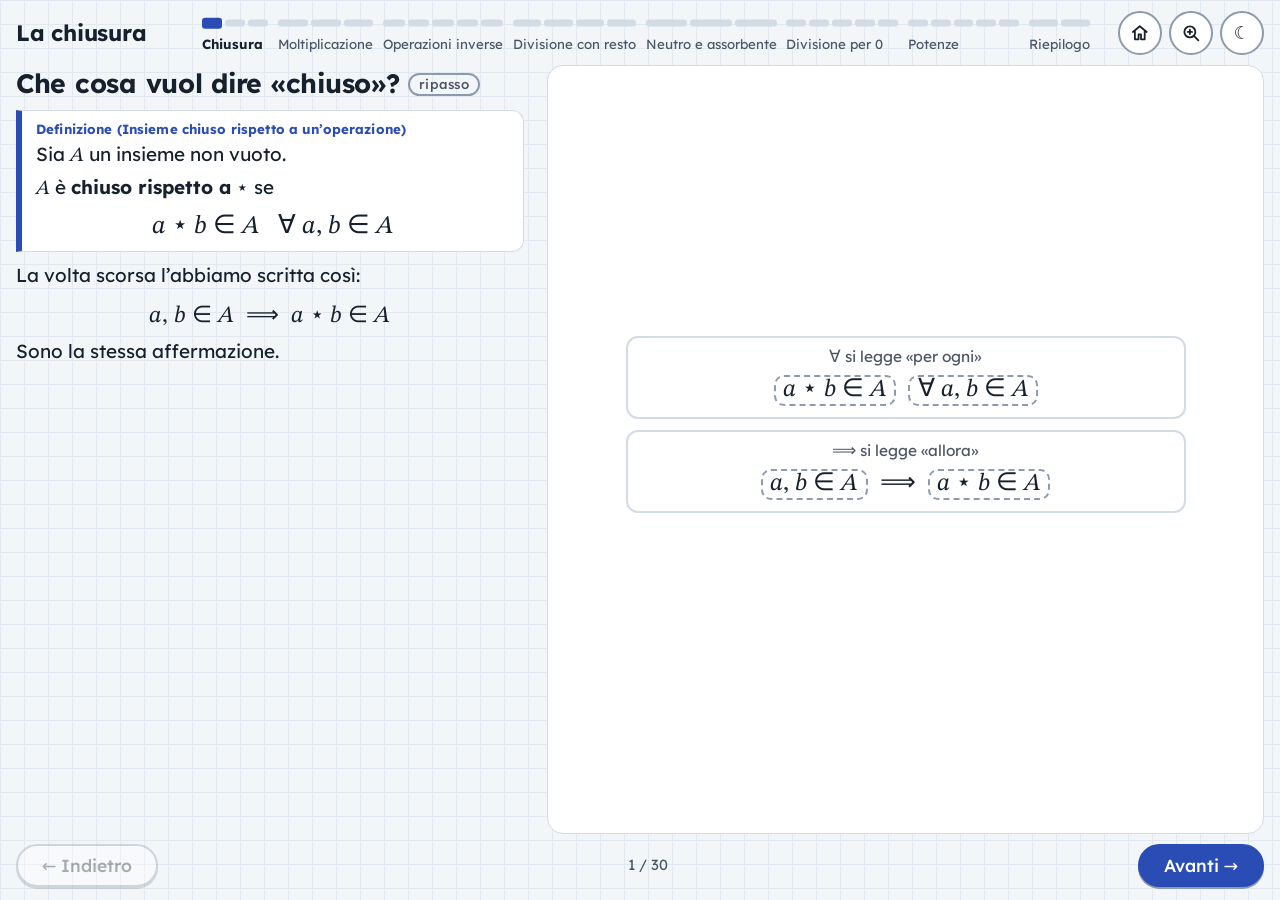
<file: prima/numeri-naturali/lezione-2.html>
<!DOCTYPE html>
<html lang="it">
<head>
<meta charset="utf-8">
<meta name="viewport" content="width=device-width, initial-scale=1">
<script>try { const r = document.documentElement, t = localStorage.getItem('matematica-tema'), z = localStorage.getItem('matematica-zoom'); if (t === 'dark') r.dataset.theme = 'dark'; if (['115', '130', '150'].includes(z)) r.dataset.zoom = z; } catch (e) {}</script>
<title>I numeri naturali – Lezione 2</title>
<link rel="stylesheet" href="../../assets/fonts/lezioni.css">
<style>
:root {
	--bg: #F3F6F9;
	--grid: #E2E8EF;
	--panel: #FFFFFF;
	--ink: #17212E;
	--ink2: #4A5566;
	--line: #D3DBE4;
	--acc: #2A4DB5;
	--on-acc: #FFFFFF;
	--acc-fill: rgba(42, 77, 181, 0.08);
	--acc-soft: rgba(42, 77, 181, 0.30);
	--acc2: #B4540A;
	--in: #13804A;
	--in-bg: #DFF3E7;
	--out: #BE3131;
	--out-bg: #FBE3E3;
	--hl: #FFEFA8;
	--hover: #EAF0F8;
	--chip: #F3F6F9;
	--focus: #2A4DB5;
	--ctl: #8C9AAB;
	--shadow: rgba(0, 0, 0, 0.25);
	--ui: "Lexend", system-ui, "Segoe UI", Roboto, sans-serif;
	--math: "STIX Two Text", "STIX Two Math", "Cambria Math", Cambria, "Times New Roman", serif;
}
:root[data-theme="dark"] {
	color-scheme: dark;
	--bg: #0F141A;
	--grid: #19212B;
	--panel: #161D26;
	--ink: #E6EBF1;
	--ink2: #A8B3C0;
	--line: #2A3440;
	--acc: #86A5F7;
	--on-acc: #0F141A;
	--acc-fill: rgba(134, 165, 247, 0.10);
	--acc-soft: rgba(134, 165, 247, 0.34);
	--acc2: #F2A65A;
	--in: #4FC98C;
	--in-bg: #173327;
	--out: #FF7C7C;
	--out-bg: #3A1D20;
	--hl: #3D3517;
	--hover: #1E2835;
	--chip: #1B232E;
	--focus: #86A5F7;
	--ctl: #56657A;
	--shadow: rgba(0, 0, 0, 0.5);
}

* { box-sizing: border-box; }
[hidden] { display: none !important; }
html { height: 100%; font-size: clamp(14px, min(1.05vw, 1.9vh), 21px); }
body {
	margin: 0; height: 100%;
	background-color: var(--bg);
	background-image: linear-gradient(var(--grid) 1px, transparent 1px), linear-gradient(90deg, var(--grid) 1px, transparent 1px);
	background-size: 24px 24px;
	color: var(--ink); font-family: var(--ui); line-height: 1.4;
}
button { font: inherit; color: inherit; }
:focus-visible { outline: 3px solid var(--focus); outline-offset: 2px; }
.sr { position: absolute; width: 1px; height: 1px; overflow: hidden; clip: rect(0 0 0 0); white-space: nowrap; }

.app { height: 100%; max-width: 1800px; margin: 0 auto; padding: 0.8rem 16px 0.9rem; display: flex; flex-direction: column; gap: 0.7rem; }

/* ---------- barra in alto ---------- */
header.top { display: flex; align-items: center; gap: 0.6rem 2rem; }
h1 { margin: 0; font-size: 1.6rem; font-weight: 700; letter-spacing: -0.01em; min-width: 10.5ch; white-space: nowrap; }
.prog { flex: 1; display: flex; gap: 0.7rem; min-width: 0; }
.pch { flex: var(--n) 1 0; min-width: max-content; display: flex; flex-direction: column; gap: 0.1rem; }
.segs { display: flex; gap: 3px; }
.seg { flex: 1; min-width: 0; height: 1.5rem; padding: 0; border: 0; background: none; cursor: pointer; position: relative; border-radius: 4px; }
.seg::before { content: ""; position: absolute; left: 0; right: 0; top: 50%; height: 0.5rem; transform: translateY(-50%); border-radius: 3px; background: var(--line); }
.seg.done::before { background: var(--acc-soft); }
.seg.cur::before { background: var(--acc); height: 0.75rem; }
.pname { font-size: 0.95rem; color: var(--ink2); white-space: nowrap; overflow: hidden; text-overflow: ellipsis; }
.pch.cur .pname { color: var(--ink); font-weight: 700; }
#theme { flex: none; width: 2.75rem; height: 2.75rem; min-width: 44px; min-height: 44px; border-radius: 50%; border: 2px solid var(--ctl); background: var(--panel); cursor: pointer; font-size: 1.3rem; line-height: 1; padding: 0; }
#theme:hover { border-color: var(--acc); }
.tools { flex: none; display: flex; align-items: center; gap: 0.5rem; position: relative; }   /* il pannello dello zoom si allinea al bordo destro dei due bottoni */
.zmenu { position: static; }
#homeBtn { width: 2.75rem; height: 2.75rem; min-width: 44px; min-height: 44px; border-radius: 50%; border: 2px solid var(--ctl); background: var(--panel); color: var(--ink); display: grid; place-items: center; }
#homeBtn:hover { border-color: var(--acc); }
#homeBtn svg { width: 1.4rem; height: 1.4rem; fill: none; stroke: currentColor; stroke-width: 2.2; stroke-linecap: round; stroke-linejoin: round; }
#zoomBtn { width: 2.75rem; height: 2.75rem; min-width: 44px; min-height: 44px; border-radius: 50%; border: 2px solid var(--ctl); background: var(--panel); cursor: pointer; padding: 0; display: grid; place-items: center; }
#zoomBtn:hover, #zoomBtn[aria-expanded="true"] { border-color: var(--acc); }
#zoomBtn svg { width: 1.45rem; height: 1.45rem; fill: none; stroke: currentColor; stroke-width: 2.2; stroke-linecap: round; stroke-linejoin: round; }
.zpanel { position: absolute; top: calc(100% + 0.6rem); right: 0; z-index: 30; width: min(21rem, calc(100vw - 2rem)); padding: 0.8rem 0.9rem 0.9rem; background: var(--panel); border: 1px solid var(--line); border-radius: 14px; box-shadow: 0 12px 32px var(--shadow); }
.zhead { display: flex; align-items: center; justify-content: space-between; gap: 1rem; margin-bottom: 0.55rem; font-weight: 700; }
.zhead button { width: 2.4rem; height: 2.4rem; min-width: 40px; min-height: 40px; border-radius: 50%; border: 2px solid var(--ctl); background: var(--panel); cursor: pointer; padding: 0; display: grid; place-items: center; }
.zhead button svg { width: 1.1rem; height: 1.1rem; fill: none; stroke: currentColor; stroke-width: 2.4; stroke-linecap: round; }
.zopts { display: grid; grid-template-columns: repeat(4, 1fr); gap: 0.4rem; }
.zopts label { position: relative; display: grid; place-items: center; min-height: 44px; border: 2px solid var(--ctl); border-radius: 10px; cursor: pointer; font-weight: 700; font-variant-numeric: tabular-nums; }
.zopts input { position: absolute; opacity: 0; pointer-events: none; }
.zopts label:has(input:checked) { border-color: var(--acc); background: var(--acc-fill); color: var(--acc); }
.zopts label:has(input:focus-visible) { outline: 3px solid var(--focus); outline-offset: 2px; }
:root[data-zoom="115"] main.step { zoom: 1.15; }
:root[data-zoom="130"] main.step { zoom: 1.3; }
:root[data-zoom="150"] main.step { zoom: 1.5; }


/* ---------- il passo ---------- */
main.step { flex: 1; min-height: 0; display: grid; grid-template-columns: minmax(0, 5fr) minmax(0, 7fr); gap: 1.4rem; }
.left { display: flex; flex-direction: column; gap: 0.75rem; min-height: 0; overflow: auto; padding: 0.2rem 0.3rem 0.2rem 0; }
.left h2 { margin: 0; font-size: 1.9rem; line-height: 1.2; text-wrap: balance; letter-spacing: -0.01em; }
.tag { display: inline-block; vertical-align: 0.3em; margin-left: 0.6rem; padding: 0.1rem 0.65rem; border: 2px solid var(--ctl); border-radius: 999px; font-size: 0.95rem; font-weight: 500; letter-spacing: 0.02em; color: var(--ink2); white-space: nowrap; }
.txt { font-size: 1.35rem; line-height: 1.45; }
.txt p { margin: 0 0 0.45em; }
.txt p:last-child { margin-bottom: 0; }
.def { background: var(--panel); border: 1px solid var(--line); border-left: 6px solid var(--acc); border-radius: 0 12px 12px 0; padding: 0.6rem 1rem 0.7rem; margin-bottom: 0.5em; }
.def .dl { font-size: 0.95rem; letter-spacing: 0.01em; font-weight: 700; color: var(--acc); margin-bottom: 0.15rem; }
.def p { margin: 0 0 0.3em; }
.def .formula { text-align: center; font-size: 1.25em; margin: 0.25em 0 0.1em; }
.small { font-size: 0.85em; color: var(--ink2); }
.sym { display: grid; grid-template-columns: 2.2rem auto; gap: 0.2rem 0.6rem; align-items: baseline; margin-top: 0.3rem; }
.sym .m { font-size: 1.5em; text-align: center; }

/* 1.08em: le cifre di STIX hanno la stessa altezza di quelle di Lexend, così i numeri nel testo e nelle formule sono uguali */
.m { font-family: var(--math); font-size: 1.08em; line-height: 1; white-space: nowrap; }
.m .m { font-size: 1em; }
.m i, i.m { font-style: italic; }
b { font-weight: 700; }

.panel { background: var(--panel); border: 1px solid var(--line); border-radius: 16px; padding: 1rem 1.1rem; display: flex; flex-direction: column; gap: 0.8rem; min-height: 0; overflow: auto; }
.fig { flex: 1 1 auto; min-height: 7rem; position: relative; }
.fig > svg { position: absolute; inset: 0; width: 100%; height: 100%; display: block; }
.col { flex: 1 1 auto; display: flex; flex-direction: column; align-items: center; justify-content: center; gap: 1.1rem; min-height: 0; }
.ctl { display: flex; gap: 0.8rem; justify-content: center; align-items: center; flex-wrap: wrap; }

/* domanda */
.q { background: var(--panel); border: 1px solid var(--line); border-radius: 12px; padding: 0.75rem 1rem; }
.qq { margin: 0 0 0.6rem; font-size: 1.35rem; font-weight: 500; }
.opts { display: flex; gap: 0.7rem; flex-wrap: wrap; }
.fb { margin: 0.7rem 0 0; padding: 0.5rem 0.8rem; border-radius: 8px; font-size: 1.25rem; border-left: 5px solid; }
.fb.ok { background: var(--in-bg); border-color: var(--in); }
.fb.no { background: var(--out-bg); border-color: var(--out); }

/* bottoni */
.btn { font-size: 1.25rem; font-weight: 500; min-height: 3rem; min-width: 3rem; padding: 0 1.2rem; border-radius: 12px; border: 2px solid var(--ctl); background: var(--panel); cursor: pointer; box-shadow: 0 2px 0 var(--ctl); }
.btn:hover:not(:disabled) { border-color: var(--acc); }
.btn:disabled { opacity: 0.4; cursor: default; }
.btn.pri { background: var(--acc); color: var(--on-acc); border-color: var(--acc); box-shadow: 0 2px 0 var(--shadow); }
.btn.big { font-size: 1.6rem; min-width: 5.5rem; }
.btn[aria-pressed="true"] { background: var(--acc); color: var(--on-acc); border-color: var(--acc); }
.opt.ok { background: var(--in-bg); border-color: var(--in); color: var(--in); }
.opt.no { background: var(--out-bg); border-color: var(--out); color: var(--out); }
.opt.right:not(.ok) { border-color: var(--in); }

.chip { display: inline-flex; align-items: center; justify-content: center; gap: 0.3em; font-size: 1.5rem; font-weight: 500; font-variant-numeric: tabular-nums; min-height: 2.8rem; min-width: 2.8rem; padding: 0.3em 0.85em; border-radius: 999px; border: 2px solid var(--ctl); background: var(--panel); color: var(--ink); box-shadow: 0 2px 0 var(--ctl); line-height: 1; }
button.chip { cursor: pointer; }
button.chip:hover { border-color: var(--acc); }
.chip.in { background: var(--in-bg); border-color: var(--in); color: var(--in); box-shadow: none; }
.chip.out { background: var(--out-bg); border-color: var(--out); color: var(--out); box-shadow: none; }
.chip.sel { background: var(--hl); border-color: var(--ink2); }
.chip .m { font-size: 1.05em; }
.ghost { position: fixed; left: 0; top: 0; z-index: 50; pointer-events: none; margin: 0; }

.msg { margin: 0; min-height: 2.6rem; padding: 0.45rem 1rem; border-radius: 10px; font-size: 1.35rem; text-align: center; background: var(--chip); border-left: 5px solid var(--line); }
.msg.in { background: var(--in-bg); border-left-color: var(--in); }
.msg.out { background: var(--out-bg); border-left-color: var(--out); }
.msg.hl { background: var(--hl); border-left-color: var(--ink2); }
.msg.empty { visibility: hidden; }

/* insiemi disegnati */
.setw { display: flex; flex-direction: column; align-items: center; gap: 0.35rem; }
.set-cap { font-size: 1.25rem; font-weight: 500; color: var(--acc); }
.set { position: relative; border: 3px solid var(--acc); background: var(--acc-fill); border-radius: 50%; display: flex; align-items: center; justify-content: center; aspect-ratio: 16 / 10; width: 22rem; padding: 9% 13%; }
.set.wide { width: min(100%, 30rem); }
.set.small { width: 15rem; }
.set.dashed { border-style: dashed; }
.set-in { display: flex; flex-wrap: wrap; gap: 0.55rem 0.8rem; justify-content: center; align-items: center; }
.set-name { position: absolute; left: -3%; top: -7%; color: var(--acc); font-size: 2rem; }
.qm { position: absolute; right: -4%; top: -6%; font-size: 2.2rem; font-weight: 700; color: var(--acc); }
.el { display: inline-flex; align-items: center; justify-content: center; min-width: 2.7rem; min-height: 2.7rem; border-radius: 50%; font-size: 1.65rem; border: 2px solid transparent; background: none; padding: 0 0.2em; }
button.el { cursor: pointer; border-color: var(--ctl); background: var(--panel); }
button.el:hover { border-color: var(--acc); }
.el.hl { background: var(--hl) !important; border-color: var(--ink2) !important; }
.el.in { background: var(--in-bg); color: var(--in); border-color: var(--in); }
.braces { font-size: 2rem; display: flex; align-items: center; gap: 0.1rem; flex-wrap: wrap; justify-content: center; }
.braces .el { font-size: 1em; min-width: 2.4rem; min-height: 2.4rem; }
.braces.line { display: block; text-align: center; }
.braces.line .el { vertical-align: middle; min-width: 2.2rem; min-height: 2.2rem; margin: -0.3rem 0; }
.braces .cm { margin: 0 0.1rem 0 -0.1rem; }
.tray { display: flex; flex-wrap: wrap; gap: 0.7rem; justify-content: center; min-height: 3rem; }
.row2 { display: flex; align-items: center; justify-content: center; gap: 1.5rem; flex-wrap: wrap; }
/* passi 4, 6, 11: come si scrive un insieme, pari e dispari */
.ways { display: grid; grid-template-columns: 1fr 1fr; gap: 0.8rem; width: 100%; max-width: 48rem; }
.way { border: 2px solid var(--line); border-radius: 12px; padding: 0.6rem 0.8rem 0.8rem; display: flex; flex-direction: column; align-items: center; gap: 0.5rem; text-align: center; }
.way .wl { font-size: 1.1rem; color: var(--ink2); }
.way > .m { font-size: 1.75rem; }
.fline { margin: 0; font-size: 1.6rem; text-align: center; display: flex; flex-wrap: wrap; justify-content: center; align-items: center; gap: 0.2rem 0.5rem; }
.fline .m { font-size: 1.15em; }
.fcap { margin: 0 0 -0.5rem; font-size: 1.1rem; color: var(--ink2); }
.sw { flex: none; width: 1.7rem; height: 1.3rem; border-radius: 6px; border: 3px solid var(--acc); background: var(--panel); }
.sw.ev { background: var(--acc); }
.pd { display: grid; gap: 1rem; }
.outside { min-width: 6rem; display: flex; flex-direction: column; gap: 0.5rem; align-items: flex-start; }

.cases { display: grid; grid-template-columns: 1fr 1fr; gap: 0.8rem; width: 100%; max-width: 44rem; }
.case { display: grid; grid-template-columns: auto 1fr; grid-template-rows: auto auto; align-items: center; gap: 0.1rem 0.8rem; text-align: left; padding: 0.7rem 0.9rem; border-radius: 14px; border: 2px solid var(--ctl); background: var(--panel); cursor: pointer; box-shadow: 0 2px 0 var(--ctl); min-height: 44px; }
.case:hover { border-color: var(--acc); }
.case svg { grid-row: 1 / 3; width: 3.4rem; height: 3.4rem; }
.case .ct { font-size: 1.1rem; }
.case .cv { font-size: 1.35rem; font-weight: 700; color: var(--acc); min-height: 1.4em; }
.case[aria-pressed="true"] { border-color: var(--acc); background: var(--acc-fill); box-shadow: none; }
.ic-a { fill: var(--acc); }
.ic-b { fill: var(--ink2); }

/* numeri grandi (passo 15) */
.cmp { display: grid; grid-template-columns: minmax(0, 1fr) auto minmax(0, 1fr); align-items: end; gap: 0.6rem 1rem; width: 100%; max-width: 50rem; }
.nbox { display: flex; flex-direction: column; gap: 0.3rem; min-width: 0; }
.nbox label, .nbox .nlab { font-size: 1.05rem; color: var(--ink2); }
.nin, .nout { font-family: var(--ui); font-weight: 500; font-variant-numeric: tabular-nums; font-size: var(--fs, 2.3rem); line-height: 1.2; padding: 0.35em 0.5em; border-radius: 12px; min-height: 2.2em; width: 100%; overflow-wrap: anywhere; }
.nin { border: 2px solid var(--acc); background: var(--panel); color: var(--ink); box-shadow: inset 0 2px 0 var(--acc-fill); }
.nout { display: block; border: 2px solid var(--line); background: var(--chip); }
.cmp .lt { font-size: 3rem; padding-bottom: 0.35em; color: var(--acc); }

/* passo 12 */
.zrow { display: flex; align-items: center; gap: 1rem; flex-wrap: wrap; }
.zctl { flex: 1 1 16rem; display: grid; grid-template-columns: auto 1fr auto auto; align-items: center; gap: 0.3rem 0.8rem; }
.zctl label { font-size: 1.2rem; color: var(--ink2); }
.zctl input[type="range"] { width: 100%; min-width: 6rem; accent-color: var(--acc); height: 2.75rem; }
.zval { font-variant-numeric: tabular-nums; font-size: 1.15rem; min-width: 5.5ch; text-align: right; }
.stairs { width: 18rem; height: auto; flex: none; }

/* tabelle */
.symt { border-collapse: collapse; font-size: 1.1rem; width: 100%; }
.symt th { text-align: left; font-weight: 500; color: var(--ink2); font-size: 1rem; padding: 0.15rem 0.6rem; border-bottom: 2px solid var(--line); }
.symt td { padding: 0.18rem 0.6rem; border-bottom: 1px solid var(--line); }
.symt td:first-child { text-align: center; }
.symt td:first-child .m { font-size: 1.45em; }

.cases3 { display: grid; grid-template-columns: repeat(3, 1fr); gap: 0.7rem; width: 100%; }
.c3 { border: 2px solid var(--line); border-radius: 12px; padding: 0.5rem; text-align: center; color: var(--ink2); min-height: 5.2rem; }
.c3 .m { font-size: 1.9rem; display: block; margin: 0.15rem 0 0.35rem; }
.c3 .ex { font-size: 1.3rem; font-weight: 500; min-height: 1.4em; display: block; }
.c3.on { border-color: var(--acc); background: var(--acc-fill); color: var(--ink); opacity: 1; }

.vf { display: grid; grid-template-columns: auto auto auto minmax(0, 24rem); align-items: center; gap: 0.9rem 0.8rem; max-width: 100%; }
.vf .why { min-height: 3rem; display: flex; align-items: center; }
.vf .f { font-size: 2.3rem; min-width: 5.5ch; text-align: center; }
.vf .btn { min-width: 3.3rem; padding: 0 0.8rem; }
.vf .why { font-size: 1.3rem; padding: 0.4rem 0.7rem; border-radius: 8px; border-left: 4px solid; }
.vf .why.ok { background: var(--in-bg); border-color: var(--in); }
.vf .why.no { background: var(--out-bg); border-color: var(--out); }
.vf .why.none { border-color: transparent; }

.bigf { font-size: 2.6rem; text-align: center; margin: 0; }

.ops { display: grid; grid-template-columns: auto repeat(5, auto); align-items: start; justify-content: center; gap: 0.3rem 0.9rem; }
.ops .hd { font-size: 1rem; text-transform: uppercase; letter-spacing: 0.06em; color: var(--ink2); text-align: center; align-self: end; }
.ops .on { font-size: 1.05rem; color: var(--ink2); align-self: center; padding-right: 0.4rem; text-align: right; }
.ops .sy { font-family: var(--math); font-size: 2.2rem; align-self: center; line-height: 1; padding-bottom: 1.3rem; }
.nm { display: flex; flex-direction: column; align-items: center; gap: 0.15rem; min-width: 6.8rem; padding: 0.3rem 0.4rem; border-radius: 12px; border: 2px solid var(--ctl); background: var(--panel); cursor: pointer; box-shadow: 0 2px 0 var(--ctl); }
.nm:hover { border-color: var(--acc); }
.nm .n { font-size: 2rem; font-weight: 500; font-variant-numeric: tabular-nums; line-height: 1.1; }
.nm .w { font-size: 1rem; font-weight: 700; color: var(--acc); min-height: 1.3em; }
.nm.res .w { color: var(--ink); }
.nm.op[aria-pressed="true"] { background: var(--acc-fill); border-color: var(--acc); box-shadow: none; }
.nm.res[aria-pressed="true"] { background: var(--hl); border-color: var(--ink2); box-shadow: none; }
.nm[aria-pressed="false"] .w { visibility: hidden; }

.clo { flex: 1 1 auto; display: flex; align-items: center; justify-content: center; gap: 1.2rem 2.2rem; flex-wrap: wrap; }
.setrow { display: flex; align-items: center; gap: 1rem; }
.optab { border-collapse: separate; border-spacing: 0.4rem; }
.optab th { font-family: var(--math); font-size: 2.1rem; font-weight: 400; color: var(--acc); padding: 0 0.3rem; }
.optab th.corner { color: var(--ink); font-size: 2.4rem; font-weight: 700; }
.optab th.corner.dot, .ops .sy.dot { font-size: 3.4rem; }
.cell { display: flex; flex-direction: column; align-items: center; justify-content: center; min-width: 7.2rem; min-height: 4.2rem; padding: 0.25rem 0.5rem; border-radius: 12px; border: 2px solid var(--ctl); background: var(--panel); box-shadow: 0 2px 0 var(--ctl); line-height: 1.15; }
button.cell { cursor: pointer; }
span.cell { border-color: var(--line); box-shadow: none; }
button.cell:hover { border-color: var(--acc); }
.cell .ex { font-family: var(--math); font-size: 1.5rem; }
.cell .rs { font-family: var(--math); font-size: 1.8rem; font-weight: 700; color: var(--ink2); }
.cell.in { background: var(--in-bg); border-color: var(--in); box-shadow: none; }
.cell.in .rs { color: var(--in); }
.cell.out { background: var(--out-bg); border-color: var(--out); box-shadow: none; }
.cell.out .rs { color: var(--out); }
.cell.mark { outline: 4px solid var(--out); outline-offset: 3px; }
.legend { display: grid; gap: 0.4rem; width: 100%; max-width: 40rem; }
.legend p { margin: 0; padding: 0.4rem 0.8rem; border-radius: 8px; border-left: 5px solid var(--line); font-size: 1.2rem; color: var(--ink2); }
.legend p.on.in { background: var(--in-bg); border-color: var(--in); color: var(--ink); }
.legend p.on.out { background: var(--out-bg); border-color: var(--out); color: var(--ink); }

/* passi 29-30: riepilogo, uno schema a tutta larghezza */
main.step.full { grid-template-columns: minmax(0, 1fr); grid-template-rows: auto minmax(0, 1fr); gap: 0.7rem; }
.step.full .left { overflow: visible; padding: 0; }
.step.full .panel { background: none; border: 0; border-radius: 0; padding: 0.2rem 0.2rem 0.4rem; }
.map { flex: 1 0 auto; display: grid; grid-template-columns: minmax(0, 1fr) 2.6rem minmax(0, 1fr) 2.6rem minmax(0, 1.15fr); }
.map.two { grid-template-columns: minmax(0, 1fr) 2.6rem minmax(0, 1.2fr); }
.mc { display: grid; place-items: center; }
.mc svg { width: 100%; height: auto; overflow: visible; }
.mc path { fill: none; stroke: var(--acc); stroke-width: 3; }
.mb { min-width: 0; container-type: inline-size; background: var(--panel); border: 1px solid var(--line); border-radius: 16px; padding: 0.8rem 1rem 0.9rem; display: flex; flex-direction: column; gap: 0.6rem; font-size: 1.3rem; }
.mbody { flex: 1; display: flex; flex-direction: column; justify-content: flex-start; gap: 1.6rem; padding-top: 0.4rem; }
.mg { display: flex; flex-direction: column; gap: 0.6rem; }
.mb h3 { margin: 0; font-size: 1.4rem; line-height: 1.2; color: var(--acc); }
.mb p { margin: 0; text-wrap: balance; }
.mf { display: flex; flex-direction: column; gap: 0.15rem; }
.mf .wl { font-size: 0.9em; color: var(--ink2); }
/* con lo zoom al 130-150 % la formula lunga va a capo invece di uscire dal riquadro */
.mf > .m { white-space: normal; }
.mb .mbig { font-size: min(1.7rem, 10cqi); text-align: center; }
.mb .fline { font-size: 1.15rem; justify-content: flex-start; gap: 0.2rem 0.8rem; }
.mb .in { color: var(--in); }
.mb .out { color: var(--out); }
.mray { width: 100%; max-width: 26rem; height: auto; display: block; margin: 0 auto; }
.mray .arcl { font-size: 26px; }
.pcs { flex: 1; display: grid; grid-auto-rows: 1fr; gap: 0.4rem; }
.pc { display: grid; grid-template-columns: minmax(0, 1fr) auto; align-content: center; align-items: baseline; gap: 0.1rem 0.8rem; font-size: 1.2rem; line-height: 1.3; text-align: left; padding: 0.3rem 0.8rem; border: 2px solid var(--ctl); border-left: 6px solid var(--acc); border-radius: 0 12px 12px 0; background: var(--panel); box-shadow: 0 2px 0 var(--ctl); cursor: pointer; min-height: 44px; }
.pc:hover { border-color: var(--acc); }
.pc > span:nth-child(2) { grid-column: 1 / -1; }
.pc .pgo { grid-column: 2; grid-row: 1; font-size: 0.9em; color: var(--ink2); white-space: nowrap; }
.mt { border-collapse: collapse; width: 100%; font-size: 1.2rem; line-height: 1.25; }
.mt th { text-align: left; font-weight: 500; color: var(--ink2); font-size: 1.05rem; padding: 0.1rem 0.4rem; border-bottom: 2px solid var(--line); }
.mt td { padding: 0.25rem 0.4rem; border-bottom: 1px solid var(--line); }
.mt td.s { text-align: center; width: 2.2rem; }
.mt td.s .m { font-size: 1.45em; }
.mt td.e { white-space: nowrap; }
/* riquadro stretto (telefono, zoom 130-150 %): l'esempio va a capo sotto la riga */
@container (max-width: 36rem) {
	.mt.opn, .mt.opn tbody { display: block; }
	.mt.opn tr { display: grid; grid-template-columns: 8.4em minmax(0, 1fr) minmax(0, 1fr); column-gap: 0.4rem; border-bottom: 1px solid var(--line); }
	.mt.opn tr:first-child { border-bottom-width: 2px; }
	.mt.opn th, .mt.opn td { border-bottom: 0; padding-left: 0.2rem; padding-right: 0; }
	.mt.opn th:nth-child(4) { display: none; }
	.mt.opn td.e { grid-column: 1 / -1; padding-top: 0; }
}
/* ancora più stretto (telefono con zoom 130-150 %): il nome dell'operazione va su una riga sua */
@container (max-width: 20rem) {
	.mt.opn tr { grid-template-columns: minmax(0, 1fr) minmax(0, 1fr); }
	.mt.opn th:first-child { display: none; }
	.mt.opn td:first-child { grid-column: 1 / -1; font-weight: 500; }
}

/* ---------- navigazione ---------- */
footer.nav { display: flex; justify-content: space-between; align-items: center; gap: 1rem; }
.nb { font-size: 1.25rem; font-weight: 500; min-height: 3.1rem; min-width: 44px; padding: 0 1.7rem; border-radius: 999px; border: 2px solid var(--ctl); background: var(--panel); cursor: pointer; box-shadow: 0 2px 0 var(--ctl); }
.nb:hover:not(:disabled) { border-color: var(--acc); }
.nb.pri { background: var(--acc); color: var(--on-acc); border-color: var(--acc); }
.nb:disabled { opacity: 0.35; cursor: default; }
.count { color: var(--ink2); font-size: 1.05rem; font-variant-numeric: tabular-nums; }

/* ---------- SVG ---------- */
svg text { font-family: var(--ui); }
.ax { stroke: var(--ink); stroke-width: 3; }
.tk { stroke: var(--ink); stroke-width: 3; }
.tl { font-size: 30px; fill: var(--ink); text-anchor: middle; font-variant-numeric: tabular-nums; }
.uu, .lv { font-family: var(--math); font-style: italic; font-size: 36px; fill: var(--ink); }
.lv { fill: var(--acc); text-anchor: middle; }
.brace { fill: none; stroke: var(--ink2); stroke-width: 2.2; }
.arc path { fill: none; stroke: var(--acc); stroke-width: 3; }
.arc.back path { stroke-dasharray: none; }
.arcl { font-size: 22px; fill: var(--acc); text-anchor: middle; font-weight: 500; }
.arcw { font-size: 24px; fill: var(--ink2); text-anchor: middle; }
.mk-ink { fill: var(--ink); }
.mk-acc { fill: var(--acc); }
.mk-out { fill: var(--out); }
.band { fill: var(--acc-fill); stroke: var(--acc); stroke-width: 3; }
.inb .tl { fill: var(--acc); font-weight: 700; }
.arc.outarc path { stroke: var(--out); stroke-dasharray: 7 6; }
.arc.outarc text { fill: var(--out); font-weight: 500; }
.dots { font-size: 34px; fill: var(--acc); font-weight: 700; }
.tok circle { fill: var(--acc); stroke: var(--panel); stroke-width: 5; }
.dot { fill: var(--acc); }
.odot { fill: var(--panel); stroke: var(--acc); stroke-width: 4; }
.ring { fill: var(--panel); stroke: var(--out); stroke-width: 3.5; }
.ringin { fill: var(--in); }
.rl { font-size: 28px; fill: var(--out); text-anchor: middle; font-weight: 500; }
.gl { font-size: 28px; fill: var(--in); text-anchor: middle; font-weight: 500; }
.nl { font-size: 24px; fill: var(--ink2); text-anchor: middle; }
.bb { font-family: var(--math); }
.ghostline { stroke: var(--out); stroke-width: 3; stroke-dasharray: 8 8; }
.lead { stroke: var(--out); stroke-width: 1.5; stroke-dasharray: 3 4; }
.ztl { font-size: 24px; fill: var(--ink2); text-anchor: middle; font-variant-numeric: tabular-nums; }
.zn { font-size: 34px; fill: var(--acc); text-anchor: middle; font-weight: 700; }
.zt { stroke: var(--ink2); stroke-width: 2; }
.ztn { stroke: var(--ink); stroke-width: 3.5; }
.hit { cursor: pointer; }
.hit:focus { outline: none; }
.ha { fill: transparent; }
.lb { fill: var(--chip); stroke: var(--ctl); stroke-width: 2; }
.hit:hover .lb { stroke: var(--acc); fill: var(--hover); }
.hit:focus-visible .lb { stroke: var(--focus); stroke-width: 4; }
.sel .lb, g.sel .lb { fill: var(--hl); stroke: var(--ink2); }
.sel .tl { font-weight: 700; }
.okc .lb { fill: var(--in-bg); stroke: var(--in); }
.okc .tl { fill: var(--in); font-weight: 700; }
.noc .lb { fill: var(--out-bg); stroke: var(--out); }
.noc .tl { fill: var(--out); font-weight: 700; }
.miss .lb { stroke: var(--in); stroke-dasharray: 6 5; }
.ev .lb, .hit.ev:hover .lb { fill: var(--acc); stroke: var(--acc); }
.ev .tl { fill: var(--on-acc); font-weight: 700; }
.od .lb, .hit.od:hover .lb { fill: var(--panel); stroke: var(--acc); stroke-width: 3; }
.od .tl { fill: var(--acc); font-weight: 700; }
.pk .lb, .hit.pk:hover .lb { stroke: var(--ink); stroke-width: 5; }
.st-line { fill: none; stroke: var(--ink); stroke-width: 3; stroke-linejoin: round; }
.st-l { font-size: 20px; fill: var(--out); text-anchor: start; font-weight: 500; }
.st-n { font-size: 22px; fill: var(--ink2); text-anchor: middle; }
.st-x { stroke: var(--out); stroke-width: 3; }
.st-r { fill: var(--panel); stroke: var(--out); stroke-width: 3; stroke-dasharray: 4 3; }

/* ---------- animazioni ---------- */
.hop { animation: hop 0.38s ease-out; }
@keyframes hop { 0% { transform: translate(var(--dx), 0); } 50% { transform: translate(calc(var(--dx) / 2), -34px); } 100% { transform: translate(0, 0); } }
.arc.fresh path { stroke-dasharray: 1; animation: draw 0.38s ease-out; }
.arc.fresh text { animation: appear 0.3s 0.2s both; }
@keyframes draw { from { stroke-dashoffset: 1; } to { stroke-dashoffset: 0; } }
@keyframes appear { from { opacity: 0; } to { opacity: 1; } }
.late { animation: appear 0.2s 0.45s both; }
.shake { animation: shake 0.35s; }
@keyframes shake { 20%, 60% { transform: translateX(-7px); } 40%, 80% { transform: translateX(7px); } }
.pulse { animation: pulse 0.4s; }
.grow { transform-box: fill-box; transform-origin: left center; animation: grow 0.35s ease-out; }
@keyframes grow { from { transform: scaleX(var(--s0)); } }
@keyframes pulse { 50% { transform: scale(1.18); } }
@media (prefers-reduced-motion: reduce) {
	*, *::before, *::after { animation: none !important; transition: none !important; }
}

/* ---------- schermi stretti ---------- */
@media (max-width: 820px) {
	html, body { height: auto; }
	.app { height: auto; min-height: 100%; }
	header.top { flex-wrap: wrap; }
	h1 { font-size: 1.4rem; min-width: 0; flex: 1; }
	.prog { order: 3; flex-basis: 100%; }
	.pname { display: none; }
	.pch { min-width: 0; }
	main.step { grid-template-columns: minmax(0, 1fr); }
	.left, .panel { overflow: visible; }
	.left h2 { font-size: 1.5rem; }
	.txt, .qq { font-size: 1.15rem; }
	.fig { flex: none; min-height: 0; }
	.fig { overflow-x: auto; }
	.fig > svg { position: static; height: auto; }
	.fig > svg:not(#z8):not(#cnt) { width: 600px; max-width: none; }
	.stairs { width: min(100%, 18rem); }
	.set, .set.wide { width: min(100%, 22rem); }
	.cases, .ways { grid-template-columns: 1fr; }
	.fline { font-size: 1.25rem; }
	.cmp { grid-template-columns: minmax(0, 1fr); }
	.cmp .lt { padding: 0; text-align: center; transform: rotate(90deg); }
	.vf { grid-template-columns: auto auto auto; }
	.vf .why { grid-column: 1 / -1; margin-top: -0.5rem; }
	.vf .why.none { display: none; }
	.ops { gap: 0.3rem 0.4rem; }
	.nm { min-width: 0; padding: 0.3rem 0.3rem; }
	.nm .n { font-size: 1.5rem; }
	.nm .w { font-size: 0.72rem; }
	.ops .on { display: none; }
	.ops .sy.dot { font-size: 2.4rem; }
	.ops { grid-template-columns: repeat(5, auto); }
	.ops .sy { font-size: 1.6rem; }
	.cell { min-width: 4.6rem; }
	.cell .ex { font-size: 1.05rem; }
	.bigf { font-size: 1.8rem; }
	.map, .map.two { grid-template-columns: minmax(0, 1fr); }
	.mc { height: 2.6rem; }
	.mc svg { width: 2.6rem; transform: rotate(90deg); }
	footer.nav { position: sticky; bottom: 0; background: var(--bg); padding: 0.5rem 0; }
	.nb { padding: 0 1.1rem; }
}

/* titolo dei passi di riepilogo con il pulsante di stampa */
.thead { display: flex; align-items: center; justify-content: space-between; gap: 0.5rem 1rem; flex-wrap: wrap; }
.thead .btn { display: inline-flex; align-items: center; gap: 0.5rem; font-size: 1.1rem; min-height: 2.75rem; }
.thead .tacts { display: flex; flex-wrap: wrap; gap: 0.5rem; }
a.btn { text-decoration: none; }
.thead .btn svg { width: 1.3rem; height: 1.3rem; fill: none; stroke: currentColor; stroke-width: 1.8; stroke-linejoin: round; }

/* stampa: solo il riepilogo, un foglio; in verticale 2+2+1 riquadri, in orizzontale 3+2 con le frecce */
.print-summary, .ps-land { display: none; }
@media print {
	@page { margin: 0; }   /* orientamento libero; margine 0 = niente intestazioni del browser, il margine è nella sezione */
	:root, :root[data-theme="dark"] {
		color-scheme: light;
	--bg: #F3F6F9;
	--grid: #E2E8EF;
	--panel: #FFFFFF;
	--ink: #17212E;
	--ink2: #4A5566;
	--line: #D3DBE4;
	--acc: #2A4DB5;
	--on-acc: #FFFFFF;
	--acc-fill: rgba(42, 77, 181, 0.08);
	--acc-soft: rgba(42, 77, 181, 0.30);
	--acc2: #B4540A;
	--in: #13804A;
	--in-bg: #DFF3E7;
	--out: #BE3131;
	--out-bg: #FBE3E3;
	--hl: #FFEFA8;
	--hover: #EAF0F8;
	--chip: #F3F6F9;
	--focus: #2A4DB5;
	--ctl: #8C9AAB;
	--shadow: rgba(0, 0, 0, 0.25);
	}
	html { font-size: 7.8pt; height: auto; }
	body { height: auto; background: #FFFFFF; background-image: none; }
	.app { display: none !important; }
	.print-summary { display: block; padding: 9mm; -webkit-print-color-adjust: exact; print-color-adjust: exact; }
	.ps-t { margin: 0 0 2.5mm; font-size: 1.7rem; }
	.ps-row { display: grid; grid-template-columns: minmax(0, 1fr) minmax(0, 1fr); gap: 3mm; margin-bottom: 3mm; break-inside: avoid; }
	.ps-row.one { grid-template-columns: minmax(0, 1fr); }
	.print-summary .mb { container-type: normal; break-inside: avoid; }
	.print-summary .mt th { white-space: nowrap; }
	.print-summary .mb .mbig { font-size: 1.7rem; }
	.print-summary .pgo { display: none; }
	.print-summary .pc { box-shadow: none; cursor: default; }
	.print-summary *, .print-summary *::before, .print-summary *::after { animation: none !important; transition: none !important; }
}
@media print and (orientation: landscape) {
	html { font-size: 8.2pt; }
	.ps-port { display: none; }
	.ps-land { display: block; }
	.ps-land .map + .map { margin-top: 2mm; }
}

/* ---------- lezione 2 ---------- */
.arc { pointer-events: none; }
.txt > .formula { text-align: center; font-size: 1.15em; margin: 0.2em 0 0.4em; }
.m sup { font-size: 0.62em; line-height: 0; vertical-align: 0.5em; }
.formula > .m { white-space: normal; }
.formula .cs { font-size: 0.92em; }
.fg { white-space: nowrap; }
.cg .cc { white-space: normal; }
.c2 .ex > .m { white-space: normal; }
.dr .nm { min-width: 5.4rem; }
.subs { display: flex; flex-direction: column; align-items: center; gap: 0.35rem; }
.subs .fline { margin: 0; }
.subs .in { color: var(--in); }
.ways.one { grid-template-columns: minmax(0, 1fr); max-width: 40rem; }
.part { font: inherit; color: inherit; background: none; border: 2px dashed var(--ctl); border-radius: 10px; padding: 0.05em 0.3em; cursor: pointer; white-space: nowrap; }
.part:hover { border-color: var(--acc); }
.part.pa.on { border: 2px solid var(--acc); background: var(--acc-fill); }
.part.pr.on { border: 2px solid var(--ink2); background: var(--hl); }

/* due casi di una definizione: quello dell'esempio scelto si accende */
.cases2 { display: grid; grid-template-columns: repeat(2, minmax(0, 1fr)); gap: 0.8rem; width: 100%; max-width: 54rem; }
.c2 { border: 2px solid var(--line); border-radius: 12px; padding: 0.6rem 0.8rem; display: flex; flex-direction: column; align-items: center; justify-content: center; gap: 0.3rem; text-align: center; font-size: 1.2rem; }
.c2 .wl { font-size: 1.25rem; color: var(--ink2); }
.c2 .ex { font-size: 1.75rem; }
.c2 .ex.big { font-size: 2.4rem; }
.c2.in { border-color: var(--in); background: var(--in-bg); }
.c2.out { border-color: var(--out); background: var(--out-bg); }
.c2.out b { color: var(--out); }
.c2.dim { opacity: 0.45; }
/* schema ad albero: divisore 0, due casi */
.tree { display: flex; flex-direction: column; align-items: center; width: 100%; max-width: 54rem; }
.tree .tr { border: 2px solid var(--acc); border-radius: 12px; padding: 0.4rem 1.2rem; font-size: 1.55rem; background: var(--panel); }
.tree .fork { display: block; width: 50%; height: 2rem; overflow: visible; }
.tree .fork path { fill: none; stroke: var(--acc); stroke-width: 2.5; vector-effect: non-scaling-stroke; }
.tree .cases2 { grid-template-columns: repeat(2, minmax(0, 1fr)); }
.tree .c2 { min-height: 6.4rem; gap: 0.15rem; }

/* graffa dei casi (non è un insieme) e graffa sotto «b volte» */
.cs { display: inline-flex; align-items: stretch; gap: 0.25em; vertical-align: middle; }
.cbr { position: relative; flex: none; width: 0.45em; }
.cbr svg, .ubb svg { position: absolute; inset: 0; width: 100%; height: 100%; overflow: visible; }
.cbr path, .ubb path { fill: none; stroke: currentColor; stroke-width: 1.6; vector-effect: non-scaling-stroke; }
.cg { display: grid; grid-template-columns: auto auto; column-gap: 0.8em; row-gap: 0.35em; align-items: baseline; text-align: left; padding: 0.1em 0; }
.cg .cc { font-size: 0.85em; }
.ub { display: inline-flex; flex-direction: column; align-items: center; white-space: nowrap; }
.ubb { position: relative; align-self: stretch; height: 0.4em; margin: 0.12em 0.1em 0; }
.ubl { font-size: 0.6em; line-height: 1.1; }

/* colonna di uguaglianze: tra una riga e l'altra l'operazione che si fa */
.lad { display: grid; grid-template-columns: repeat(4, auto); align-items: center; justify-content: center; gap: 0.45rem 0.7rem; font-size: 2rem; }
.lad .m { font-size: 1.15em; }
.lad .lr .chip { font-size: 1.5rem; min-height: 2.8rem; min-width: 3rem; padding: 0.2em 0.6em; vertical-align: middle; }
.lad .lr .in { color: var(--in); font-weight: 700; }
.lad .lr .bad { color: var(--out); font-weight: 700; }
.lad .vb { display: block; font-size: 0.6em; line-height: 1.2; color: var(--ink2); }   /* 0^0: «verrebbe», non «=» */
.lad .ls { display: flex; align-items: center; gap: 0.25rem; color: var(--acc); font-weight: 500; transform: translateY(55%); }
.lad .ls svg { width: 1.1rem; height: 3rem; overflow: visible; }
.lad .ls path { fill: none; stroke: currentColor; stroke-width: 2.5; }
.lad.bad .ls { color: var(--out); }
.pair { display: grid; grid-template-columns: repeat(2, minmax(0, 1fr)); gap: 1rem; width: 100%; max-width: 60rem; }
.pair .lad { font-size: 1.55rem; }
.pair > div { border: 2px solid var(--line); border-radius: 12px; padding: 0.6rem 0.8rem; display: flex; flex-direction: column; align-items: center; gap: 0.5rem; }
.pair .mh { font-size: 1.15rem; color: var(--ink2); }
:root[data-zoom="130"] .pair, :root[data-zoom="150"] .pair { grid-template-columns: minmax(0, 1fr); max-width: 34rem; }

/* caselle da scoprire */
.box { display: inline-block; min-width: 1.5em; padding: 0 0.15em; border: 2px solid var(--ink2); border-radius: 6px; line-height: 1.15; text-align: center; }
.box.fill { border-color: var(--acc); color: var(--acc); font-weight: 700; }
.arc.rest path { stroke: var(--acc2); }
.arc.rest text { fill: var(--acc2); font-weight: 500; }
.opl { font-family: var(--math); font-size: 44px; fill: var(--acc); text-anchor: middle; }
.btn.opb { font-size: 1.6rem; min-width: 5rem; }

/* operazioni inverse */
.invs { display: grid; grid-template-columns: minmax(0, 1fr) 7rem minmax(0, 1fr); align-items: center; gap: 1.2rem 0.4rem; width: 100%; max-width: 46rem; }
.ic { border: 2px solid var(--line); border-radius: 14px; padding: 0.6rem 0.8rem; display: flex; flex-direction: column; align-items: center; gap: 0.3rem; text-align: center; background: var(--panel); }
.ic .os { font-family: var(--math); font-size: 2.6rem; line-height: 1; color: var(--acc); }
.ic .os.dot { font-size: 5rem; line-height: 0.52; }
.ic .inm { font-size: 1.2rem; color: var(--ink2); }
.ic .ex { font-size: 1.8rem; }
.ic .tg { font-size: 1.2rem; font-weight: 500; }
.ic .tg.in { color: var(--in); }
.ic .tg.out { color: var(--out); }
.iar { display: flex; flex-direction: column; align-items: center; color: var(--acc); font-size: 1rem; font-weight: 500; }
.iar svg { width: 100%; height: auto; overflow: visible; }
.iar path { fill: none; stroke: var(--acc); stroke-width: 3; }

/* dividendo, divisore, quoziente, resto */
.dr { display: grid; grid-template-columns: repeat(7, auto); justify-content: center; align-items: center; gap: 0.4rem 0.8rem; }
.dr .sy { font-family: var(--math); font-size: 2.2rem; text-align: center; }
.dr .sy.dot { font-size: 3rem; }
.dr .lt { font-family: var(--math); font-size: 1.9rem; color: var(--ink2); text-align: center; }

/* potenza: base ed esponente */
.pwr { display: flex; align-items: baseline; justify-content: center; flex-wrap: wrap; gap: 0.3rem 0.5rem; padding: 2.2rem 0 1.6rem; font-family: var(--math); font-size: 3.6rem; line-height: 1.1; }
.pwg { display: inline-flex; align-items: flex-start; }
.pk { position: relative; display: inline-flex; }
.pk.pke { font-size: 0.58em; margin: -0.25em 0 0 0.06em; }
.pk .pl { position: absolute; left: 50%; transform: translateX(-50%); white-space: nowrap; }
.pk .pbl { top: calc(100% + 0.3rem); }
.pk .pel { bottom: calc(100% + 0.3rem); }
.pwr .ubl { font-size: 0.42em; }
.pp { font: inherit; color: inherit; background: var(--panel); border: 2px dashed var(--ctl); border-radius: 10px; padding: 0 0.15em; cursor: pointer; line-height: 1.1; }
.pp:hover { border-color: var(--acc); }
.pp.on { border: 2px solid var(--acc); background: var(--acc-fill); }
.pl { font-family: var(--ui); font-size: 1.15rem; font-weight: 700; color: var(--acc); min-height: 1.6rem; line-height: 1.6rem; }
.pwx > .m { font-size: 1em; }

/* domande finali */

.ptab .cell { width: 100%; }

/* riepilogo */
.mt td.in { color: var(--in); font-weight: 700; }
.mt td.out { color: var(--out); font-weight: 700; }
.mb .cg .cc { font-size: 0.8em; }
@container (min-width: 19rem) { .mt th { white-space: nowrap; } }
.map .mf > .m:has(.cs) { white-space: nowrap; font-size: min(1.25em, 6.5cqi); }

@media (max-width: 820px) {
	.way > .m { white-space: normal; line-height: 1.6; }
	.cases2, .pair { grid-template-columns: minmax(0, 1fr); }
	.lad { font-size: 1.25rem; gap: 0.3rem 0.4rem; }
	.lad .lr .chip { font-size: 1.1rem; min-height: 2.2rem; min-width: 2.4rem; }
	.lad .ls svg { height: 2.2rem; }
	.def .formula, .txt > .formula { font-size: 1em; }
	.invs { grid-template-columns: minmax(0, 1fr) 3rem minmax(0, 1fr); gap: 0.8rem 0.3rem; }
	.iar { font-size: 0; }
	.ic { padding: 0.5rem 0.4rem; }
	.ic .inm { font-size: 0.85rem; overflow-wrap: anywhere; }
	.ic .ex { font-size: 1.15rem; }
	.ic .tg { font-size: 0.85rem; }
	.dr { gap: 0.3rem 0.35rem; }
	.dr .sy { font-size: 1.5rem; }
	.dr .sy.dot { font-size: 2.1rem; }
	.dr .lt { font-size: 1.3rem; }
	.pwr { font-size: 2.4rem; row-gap: 2.2rem; }
	.pl { font-size: 0.9rem; }
	.dr .nm { min-width: 0; }
	.dr .nm .n { font-size: 1.4rem; }
	.msg .m { white-space: normal; }
	.ptab th { font-size: 1.4rem; white-space: nowrap; }
	.ptab .cell { min-width: 0; }
	.ptab .cell .rs { font-size: 1.15rem; }
	.fig > svg#fun:not(#z8) { width: 100%; }   /* lo schema + 0 / · 1 / · 0 sta tutto nello schermo */
}
</style>
</head>
<body>

<svg width="0" height="0" style="position:absolute" aria-hidden="true" focusable="false">
	<defs>
		<marker id="ah-ink" viewBox="0 0 10 10" refX="6" refY="5" markerWidth="6" markerHeight="6" orient="auto"><path class="mk-ink" d="M0,0 L10,5 L0,10 z"/></marker>
		<marker id="ah-out" viewBox="0 0 10 10" refX="7" refY="5" markerWidth="4.5" markerHeight="4.5" orient="auto"><path class="mk-out" d="M0,0 L10,5 L0,10 z"/></marker>
		<marker id="ah-acc" viewBox="0 0 10 10" refX="7" refY="5" markerWidth="4.5" markerHeight="4.5" orient="auto"><path class="mk-acc" d="M0,0 L10,5 L0,10 z"/></marker>
	</defs>
</svg>

<div class="app">
	<header class="top">
		<h1 id="h1">La chiusura</h1>
		<nav class="prog" id="prog" aria-label="Avanzamento"></nav>
		<div class="tools">
		<a id="homeBtn" href="../../index.html" aria-label="Tutte le lezioni" title="Tutte le lezioni" hidden><svg viewBox="0 0 24 24" aria-hidden="true"><path d="M3.5 11 12 4l8.5 7M6 9v11h4.5v-6h3v6H18V9"/></svg></a>
		<div class="zmenu" id="zmenu">
			<button type="button" id="zoomBtn" aria-label="Dimensione dei contenuti" title="Dimensione dei contenuti" aria-haspopup="dialog" aria-expanded="false" aria-controls="zpanel">
				<svg viewBox="0 0 24 24" aria-hidden="true"><circle cx="10.5" cy="10.5" r="6.5"/><path d="M15.3 15.3 20.5 20.5M8 10.5h5M10.5 8v5"/></svg>
			</button>
			<section class="zpanel" id="zpanel" role="dialog" aria-labelledby="ztitle" hidden>
				<div class="zhead"><span id="ztitle">Dimensione dei contenuti</span><button type="button" id="zclose" aria-label="Chiudi"><svg viewBox="0 0 24 24" aria-hidden="true"><path d="M7 7 17 17M17 7 7 17"/></svg></button></div>
				<div class="zopts">
					<label><input type="radio" name="zoomLevel" value="100" checked>100%</label>
					<label><input type="radio" name="zoomLevel" value="115">115%</label>
					<label><input type="radio" name="zoomLevel" value="130">130%</label>
					<label><input type="radio" name="zoomLevel" value="150">150%</label>
				</div>
			</section>
		</div>
		<button type="button" id="theme" aria-label="Attiva il tema scuro" title="Tema scuro"><span id="themeGlyph" aria-hidden="true">☾</span></button>
		</div>
	</header>
	<main class="step" id="main">
		<section class="left" id="left" aria-live="off"></section>
		<section class="panel" id="stage"></section>
		<p class="sr" id="live" aria-live="polite"></p>
	</main>
	<footer class="nav">
		<button type="button" class="nb" id="prev">← Indietro</button>
		<span class="count" id="count"></span>
		<button type="button" class="nb pri" id="next">Avanti →</button>
	</footer>
</div>

<script>
(() => {
	'use strict';
	const $ = id => document.getElementById(id);
	const root = document.documentElement;
	const reduced = () => matchMedia('(prefers-reduced-motion: reduce)').matches;

	// ---------- tema: chiaro di default, la scelta resta salvata ----------
	function applyTheme(dark, save) {
		root.dataset.theme = dark ? 'dark' : 'light';
		$('themeGlyph').textContent = dark ? '☀' : '☾';
		$('theme').setAttribute('aria-label', dark ? 'Attiva il tema chiaro' : 'Attiva il tema scuro');
		$('theme').title = dark ? 'Tema chiaro' : 'Tema scuro';
		if (save) { try { localStorage.setItem('matematica-tema', dark ? 'dark' : 'light'); } catch (e) {} }
	}
	let saved = null;
	try { saved = localStorage.getItem('matematica-tema'); } catch (e) {}
	applyTheme(saved === 'dark', false);
	$('theme').addEventListener('click', () => applyTheme(root.dataset.theme !== 'dark', true));

	// ---------- dimensione dei contenuti (zoom del passo), scelta salvata ----------
	const zInputs = [...document.querySelectorAll('[name="zoomLevel"]')];
	function applyZoom(v, save) {
		const z = ['100', '115', '130', '150'].includes(v) ? v : '100';
		root.dataset.zoom = z;
		zInputs.forEach(i => { i.checked = i.value === z; });
		if (save) { try { localStorage.setItem('matematica-zoom', z); } catch (e) {} }
	}
	let zSaved = null;
	try { zSaved = localStorage.getItem('matematica-zoom'); } catch (e) {}
	applyZoom(zSaved, false);
	zInputs.forEach(i => i.addEventListener('change', () => { if (i.checked) applyZoom(i.value, true); }));
	function setZoomMenu(open, back) {
		$('zpanel').hidden = !open;
		$('zoomBtn').setAttribute('aria-expanded', String(open));
		if (open) (zInputs.find(i => i.checked) || zInputs[0]).focus();
		else if (back) $('zoomBtn').focus();
	}
	$('zoomBtn').addEventListener('click', () => setZoomMenu($('zpanel').hidden));
	$('zclose').addEventListener('click', () => setZoomMenu(false, true));
	document.addEventListener('pointerdown', e => { if (!$('zpanel').hidden && !$('zmenu').contains(e.target)) setZoomMenu(false, false); });
	document.addEventListener('keydown', e => { if (e.key === 'Escape' && !$('zpanel').hidden) { e.preventDefault(); setZoomMenu(false, true); } }, true);

	// ---------- piccoli aiuti per il testo ----------
	const m = s => `<span class="m">${s}</span>`;
	const P = s => `<p>${s}</p>`;
	const D = (s, lab = 'Definizione') => `<div class="def"><div class="dl">${lab}</div>${s}</div>`;
	const DL = (lab, s) => D(s, lab);
	const NN = '<span class="bb">ℕ</span>';
	const a_ = m('<i>a</i>'), b_ = m('<i>b</i>'), n_ = m('<i>n</i>');
	const msg = (h, c = '') => `<p class="msg ${h ? c : 'empty'}">${h || '&nbsp;'}</p>`;
	const fig = (W, H, inner, label, id = '') => `<div class="fig"><svg ${id ? `id="${id}" ` : ''}viewBox="0 0 ${W} ${H}" role="group" aria-label="${label}">${inner}</svg></div>`;

	// ---------- semiretta orientata ----------
	function ray(o) {
		const n0 = o.n0 ?? 0, n1 = o.n1 ?? 10, x0 = o.x0 ?? 80, x1 = o.x1 ?? 880, y = o.y ?? 150;
		const k = (x1 - x0) / (n1 - n0), X = n => x0 + (n - n0) * k;
		const end = o.end ?? X(n1) + 0.8 * k;
		let s = `<line class="ax" x1="${x0}" y1="${y}" x2="${end}" y2="${y}" marker-end="url(#ah-ink)"/>`;
		const w = Math.min(k - 10, 58);
		for (let n = n0; n <= (o.upto ?? n1); n++) {
			const x = X(n), c = o.cls ? o.cls(n) : '', h = o.hit && (!o.hitIf || o.hitIf(n));
			if (o.lab && !o.lab(n)) { s += `<line class="tk" style="stroke-width:2" x1="${x}" y1="${y - 7}" x2="${x}" y2="${y + 7}"/>`; continue; }   // tacca senza numero
			const inner = `<line class="tk" x1="${x}" y1="${y - 11}" x2="${x}" y2="${y + 11}"/>` +
				(h ? `<rect class="lb" x="${x - w / 2}" y="${y + 18}" width="${w}" height="44" rx="11"/>` : '') +
				`<text class="tl" x="${x}" y="${y + 51}">${n}</text>`;
			s += h
				? `<g class="hit ${c}" role="button" tabindex="0" aria-label="${n}"${o.pressed ? ` aria-pressed="${o.pressed(n)}"` : ''} data-act="${o.hit}" data-v="${n}" data-k="h${n}"><rect class="ha" x="${x - k / 2}" y="${y - 50}" width="${k}" height="118"/>${inner}</g>`
				: `<g class="${c}">${inner}</g>`;
		}
		if (o.u) {
			const a = X(n0), b = X(n0 + 1), mx = (a + b) / 2, yb = y + 74;
			s += `<path class="brace" d="M${a},${yb} q0,10 10,10 L${mx - 10},${yb + 10} q10,0 10,10 q0,-10 10,-10 L${b - 10},${yb + 10} q10,0 10,-10"/>` +
				`<text class="uu" x="${mx}" y="${yb + 50}" text-anchor="middle">u</text>`;
		}
		return { s, X, k, y, end };
	}
	function arc(X, a, b, y, lab, cls = '') {
		const x1 = X(a), x2 = X(b), d = Math.sign(b - a), h = Math.min(44, Math.abs(x2 - x1) * 0.5);
		const mx = (x1 + x2) / 2, y0 = y - 16;
		return `<g class="arc ${cls}"><path pathLength="1" d="M${x1 + d * 6},${y0} Q${mx},${y0 - 2 * h} ${x2 - d * 8},${y0}" marker-end="url(#ah-${cls.includes('outarc') ? 'out' : 'acc'})"/>` +
			(lab ? `<text class="${lab.length > 3 ? 'arcw' : 'arcl'}" x="${mx}" y="${y0 - h - 10}">${lab}</text>` : '') + '</g>';
	}
	// banda dell'insieme sulla semiretta (disegnata sotto la semiretta, al posto di <!--ray-->); from = vecchia fine, per farla allungare
	function bandSVG(R, x2, from) {
		const x1 = R.X(0) - 24, w = x2 - x1, grow = from != null && !reduced() && from < x2;
		return `<rect class="band${grow ? ' grow' : ''}" style="--s0:${grow ? (from - x1) / w : 1}" x="${x1}" y="${R.y - 24}" width="${w}" height="48" rx="24"/><!--ray-->`;
	}
	const tok = (x, y, dx, fresh) => `<g transform="translate(${x},${y})"><g class="tok${fresh ? ' hop' : ''}" style="--dx:${dx}px"><circle r="16"/></g></g>`;

	// ---------- tabelle delle operazioni e insiemi (capitolo Chiusura) ----------
	const OPF = { '+': (x, y) => x + y, '·': (x, y) => x * y };
	function results(st, S, op, all) {
		const hits = new Set(), outs = [];
		const keys = all ? S.flatMap((_, i) => S.map((_, j) => i + ',' + j)) : st.order;
		for (const k of keys) {
			const [i, j] = k.split(',').map(Number), v = OPF[op](S[i], S[j]);
			if (S.includes(v)) hits.add(v); else if (!outs.includes(v)) outs.push(v);
		}
		return { hits, outs };
	}
	function clo(st, S, op, nm, o = {}) {
		const f = OPF[op], done = (i, j) => o.all || st.f[i + ',' + j];
		const lastV = st.last && f(S[st.last[0]], S[st.last[1]]);
		let t = `<table class="optab" aria-label="tabella: ${op === '+' ? 'addizione' : 'moltiplicazione'}"><tr><th class="corner${op === '·' ? ' dot' : ''}">${op}</th>${S.map(c => `<th>${c}</th>`).join('')}</tr>`;
		S.forEach((r, i) => {
			t += `<tr><th>${r}</th>`;
			S.forEach((c, j) => {
				const v = f(r, c), d = done(i, j), cls = d ? (S.includes(v) ? 'in' : 'out') : '';
				const inner = `<span class="ex">${r} ${op} ${c}</span><span class="rs">= ${d ? v : '?'}</span>`;
				t += `<td>${o.ro ? `<span class="cell ${cls}">${inner}</span>`
					: `<button type="button" class="cell ${cls}${o.mark === i + ',' + j ? ' mark' : ''}" data-act="cell" data-v="${i},${j}" data-k="cell-${i}-${j}">${inner}</button>`}</td>`;
			});
			t += '</tr>';
		});
		t += '</table>';
		const { hits, outs } = results(st, S, op, o.all);
		const late = v => st.fresh && lastV === v && !reduced() ? ' late' : '';
		const set = `<div class="set small"><span class="set-name m"><i>${nm}</i></span><div class="set-in">${S.map(x => `<span class="el m ${hits.has(x) ? 'in' : ''}" data-el="${x}">${x}</span>`).join('')}</div></div>`;
		const out = `<div class="outside">${outs.map(v => `<span class="chip out${late(v)}" data-out="${v}">${v} ${m(`∉ <i>${nm}</i>`)}</span>`).join('')}</div>`;
		return `<div class="clo">${t}<div class="setrow">${set}${out}</div></div>`;
	}
	function cellMsg(st, S, op, nm) {
		if (!st.last) return msg('');
		const [i, j] = st.last, v = OPF[op](S[i], S[j]), ok = S.includes(v);
		return msg(m(`${S[i]} ${op} ${S[j]} = ${v} ${ok ? '∈' : '∉'} <i>${nm}</i>`), ok ? 'in' : 'out');
	}
	function cellAct(st, v) {
		if (!st.f[v]) { st.f[v] = 1; st.order.push(v); }
		st.last = v.split(',').map(Number);
	}
	// Il risultato vola dalla casella all'insieme (o si ferma fuori).
	function fly(stage, st, S, op) {
		if (!st.fresh || !st.last || reduced()) return;
		const [i, j] = st.last, v = OPF[op](S[i], S[j]), ok = S.includes(v);
		const from = stage.querySelector(`[data-k="cell-${i}-${j}"]`);
		const to = stage.querySelector(ok ? `[data-el="${v}"]` : `[data-out="${v}"]`);
		if (!from || !to) return;
		const g = document.createElement('span');
		g.className = 'chip ghost ' + (ok ? 'in' : 'out');
		g.textContent = v;
		document.body.append(g);
		const a = from.getBoundingClientRect(), b = to.getBoundingClientRect(), r = g.getBoundingClientRect();
		const sx = a.left + a.width / 2 - r.width / 2, sy = a.top + a.height / 2 - r.height / 2;
		const ex = (ok ? b.left + b.width / 2 : b.left + r.width / 2) - r.width / 2, ey = b.top + b.height / 2 - r.height / 2;
		const anim = g.animate([
			{ transform: `translate(${sx}px,${sy}px) scale(0.7)`, opacity: 0 },
			{ transform: `translate(${sx}px,${sy}px) scale(1)`, opacity: 1, offset: 0.15 },
			{ transform: `translate(${ex}px,${ey}px) scale(1)`, opacity: 1 }
		], { duration: 480, easing: 'ease-in-out' });
		anim.onfinish = () => { g.remove(); if (ok) { to.classList.remove('pulse'); void to.offsetWidth; to.classList.add('pulse'); } };
	}
	const A2 = [0, 1];
	const MAP_ARROW = '<span class="mc" aria-hidden="true"><svg viewBox="0 0 48 24"><path d="M4,12 H38" marker-end="url(#ah-acc)"/></svg></span>';

	// ---------- aiuti di questa lezione ----------
	const q_ = m('<i>q</i>'), r_ = m('<i>r</i>'), x_ = m('<i>x</i>');
	// formula centrata; con «|» si indica dove può andare a capo se manca spazio (zoom forte)
	const F = s => `<p class="formula">${m(s.split('|').map(g => `<span class="fg">${g}</span>`).join(' '))}</p>`;
	const bigf = s => `<p class="bigf">${m(s)}</p>`;
	const pw = (a, n) => `${a}<sup>${n}</sup>`;
	const passi = (k, w = 'passo', ws = 'passi') => `${k} ${k === 1 ? w : ws}`;
	const dot = (R, n, c = 'dot') => `<circle class="${c}" cx="${R.X(n)}" cy="${R.y}" r="11"/>`;
	// arco che parte e torna nello stesso punto: +0, si resta dove si è
	const loop = (x, y, lab) => `<g class="arc"><path d="M${x - 9},${y - 16} C${x - 70},${y - 110} ${x + 70},${y - 110} ${x + 9},${y - 18}" marker-end="url(#ah-acc)"/>` +
		(lab ? `<text class="arcl" x="${x}" y="${y - 100}">${lab}</text>` : '') + '</g>';
	// bottoni per scegliere l'esempio; cls(i) colora quello scelto
	const chips = (st, k, L, cls = () => 'sel') => `<div class="tray">${L.map((t, i) => `<button type="button" class="chip ${st[k] === i ? cls(i) : ''}" data-act="${k}" data-v="${i}" data-k="${k}${i}" aria-pressed="${st[k] === i}">${m(t)}</button>`).join('')}</div>`;
	const box = v => v == null ? '<span class="box">&nbsp;</span>' : `<span class="box fill">${v}</span>`;
	const ctl = (lab, done, back, backLab) => `<div class="ctl"><button type="button" class="btn pri big" data-act="inc" data-k="inc"${done ? ' disabled' : ''}>${lab}</button><button type="button" class="btn" data-act="zero" data-k="zero" aria-label="${backLab}">${back}</button></div>`;
	// graffa che distingue i casi (non indica un insieme): righe [valore, condizione]
	const cases = rows => `<span class="cs"><span class="cbr" aria-hidden="true"><svg viewBox="0 0 12 100" preserveAspectRatio="none"><path d="M11,1 C6,1 6,4 6,10 L6,42 C6,47 4,50 1,50 C4,50 6,53 6,58 L6,90 C6,96 6,99 11,99"/></svg></span>` +
		`<span class="cg">${rows.map(([v, c]) => `<span>${v}</span><span class="cc">${c}</span>`).join('')}</span></span>`;
	// graffa sotto: «b volte»
	const ub = (s, lab) => `<span class="ub"><span>${s}</span><span class="ubb" aria-hidden="true"><svg viewBox="0 0 100 10" preserveAspectRatio="none"><path d="M1,1 C1,5 3,5 8,5 L44,5 C48,5 50,6 50,9 C50,6 52,5 56,5 L92,5 C97,5 99,5 99,1"/></svg></span><span class="ubl">${lab}</span></span>`;
	// colonna di uguaglianze [primo membro, sviluppo, risultato]; tra una riga e l'altra l'operazione che si fa
	const ladder = (rows, step, bad) => `<div class="lad${bad ? ' bad' : ''}">${rows.map(([l, x, r], i) => `<span>${m(l)}</span><span>${x ? m('= ' + x) : ''}</span><span class="lr">${r}</span>` +
		`<span class="ls">${i < rows.length - 1 ? `<svg viewBox="0 0 16 44" aria-hidden="true"><path d="M2,4 C14,10 14,32 3,40" marker-end="url(#ah-${bad ? 'out' : 'acc'})"/></svg>${m(step)}` : ''}</span>`).join('')}</div>`;
	const qBtn = (lab = '?') => `${m('=')} <button type="button" class="chip" data-act="o" data-k="o" aria-label="${lab}">?</button>`;
	// domanda alla classe con la risposta che si scopre
	const ask = (st, q, a, k = 'rv') => `<div class="q"><p class="qq">${q}</p>${st[k] ? '' : `<button type="button" class="btn" data-act="rv" data-v="${k}" data-k="${k}">risposta</button>`}</div>` + (st[k] ? a : '');
	// i due casi di una definizione; on = quello che vale per l'esempio scelto (−1: nessuno)
	const caseCards = (C, on) => `<div class="cases2">${C.map(([w, f], i) => `<div class="c2${on == null ? '' : on === i ? ' in' : ' dim'}"><span class="wl">${w}</span><span class="ex">${f}</span></div>`).join('')}</div>`;

	const MULT_C = cases([['0', 'se&nbsp;<i>b</i>&nbsp;=&nbsp;0'], [ub('<i>a</i> + <i>a</i> + ⋯ + <i>a</i>', '<i>b</i> volte'), 'se&nbsp;<i>b</i>&nbsp;&gt;&nbsp;0']]);
	const POW_C = cases([['1', 'se&nbsp;<i>n</i>&nbsp;=&nbsp;0 (con&nbsp;<i>a</i>&nbsp;≠&nbsp;0)'], [ub('<i>a</i> · <i>a</i> · ⋯ · <i>a</i>', '<i>n</i> volte'), 'se&nbsp;<i>n</i>&nbsp;&gt;&nbsp;0']]);
	const MULT = '<i>a</i> · <i>b</i> = ' + MULT_C, POW = '<i>a</i><sup><i>n</i></sup> = ' + POW_C;

	// sottrazione che esce da ℕ: da 3 si torna indietro di 7 passi
	function backView(st) {
		const a = 3, b = 7, pos = a - st.p, an = st.fresh && st.anim;
		const R = ray({ n0: 0, n1: 10, x0: 170, x1: 870, end: 960, y: 175, cls: n => n === a ? 'sel' : '' });
		let g = R.s;
		for (let i = 0; i < st.p; i++) g += arc(R.X, a - i, a - i - 1, R.y, '−1', an && i === st.p - 1 ? 'fresh' : '');
		if (st.stuck) g += `<line class="ghostline" x1="${R.X(-1)}" y1="${R.y}" x2="${R.X(0) - 4}" y2="${R.y}"/>` + arc(R.X, 0, -1, R.y, '−1', 'outarc') + `<circle class="ring" cx="${R.X(-1)}" cy="${R.y}" r="10"/>`;
		g += tok(R.X(pos), R.y, R.k, an);
		const M = st.stuck ? [`0 non ha precedente: mancano ancora ${passi(b - st.p)}.`, 'out']
			: st.p ? [`${passi(st.p)} indietro: siamo a ${pos}.`, ''] : ['', ''];
		return `<div class="col">${bigf('3 − 7')}</div>` + fig(1000, 260, g, 'semiretta da 0 a 10: da 3 indietro di 7 passi') +
			`<div class="ctl"><button type="button" class="btn pri big" data-act="dec" data-k="dec"${st.stuck ? ' disabled' : ''}>−1</button><button type="button" class="btn" data-act="reset" data-k="reset" aria-label="Ricomincia da 3">↺ 3</button></div>` +
			msg(...M);
	}
	// divisione con resto: salti da b partendo da 0, finché ci stanno; poi quello che manca per arrivare ad a
	const R12 = [[5, 2], [17, 5]], R15 = [[20, 5]];
	function restView(st, L, word) {
		const [a, b] = L[st.i], q = Math.floor(a / b), r = a % b, p = st.p, done = p === q, an = st.fresh && st.anim;
		const n1 = a <= 10 ? 10 : 20;
		const R = ray({ n0: 0, n1, x0: 90, x1: 870, end: 960, y: 190, lab: n1 > 10 ? n => n % 5 === 0 || n === a : null,
			cls: n => n === a ? (done && !r ? 'okc' : 'sel') : '' });
		let g = R.s;
		for (let i = 0; i < p; i++) g += arc(R.X, b * i, b * i + b, R.y, `+${b}`, an && i === p - 1 ? 'fresh' : '');
		if (done && r) g += arc(R.X, b * q, a, R.y, `${word} ${r}`, 'rest' + (an ? ' late' : ''));
		if (!done || r) g += dot(R, a, 'odot');
		g += tok(R.X(b * p), R.y, -b * R.k, an);
		const M = !done ? (p ? [`${passi(p, 'salto', 'salti')} da ${b}: siamo a ${b * p}.`, ''] : ['', ''])
			: r ? [`${q === 1 ? 'Un salto' : passi(q, 'salto', 'salti')} da ${b} ${q === 1 ? 'arriva' : 'arrivano'} a ${b * q}, e manca ${r}.`, 'hl']
			: [`${passi(q, 'salto', 'salti')} da ${b} arrivano proprio a ${a}: il resto è 0.`, 'in'];
		return `<div class="col">${L.length > 1 ? chips(st, 'i', L.map(([x, y]) => `${x} : ${y}`)) : ''}${bigf(done ? `${a} = ${b} · ${q} + ${r}` : `${a} = ${b} · ${box()} + ${box()}`)}</div>` +
			fig(1000, 270, g, `semiretta: ${a} diviso ${b} con i salti da ${b}`) + ctl(`+${b}`, done, '↺ 0', 'Torna a 0') + msg(...M);
	}
	const restAct = L => (st, a, v) => {
		st.anim = 0;
		if (a === 'i') { st.i = +v; st.p = 0; }
		if (a === 'inc') { const [x, b] = L[st.i]; if (b * (st.p + 1) <= x) { st.p++; st.anim = 1; } if (st.p === Math.floor(x / b)) st.d[st.i] = 1; }   // d: esercizio finito
		if (a === 'zero') st.p = 0;
	};
	// salti da 0 partendo da 0, per arrivare ad a
	function zeroView(st, a) {
		const k = st.k, an = st.fresh && st.anim;
		const R = ray({ n0: 0, n1: 10, x0: 90, x1: 860, end: 960, y: 190, cls: n => n === a ? 'sel' : '' });
		const g = R.s + dot(R, a, 'odot') + (k ? loop(R.X(0), R.y, '+0') : '') + tok(R.X(0), R.y, 0, an);
		return fig(1000, 270, g, `semiretta da 0 a 10: salti da 0 per arrivare a ${a}`) + ctl('+0', false, '↺', 'Ricomincia');
	}
	const zeroAct = (st, a) => { st.anim = 0; if (a === 'inc' && st.k < 99) { st.k++; st.anim = 1; } if (a === 'zero') st.k = 0; };
	// schema dei due casi con il divisore 0 (come per le equazioni di secondo grado); R: foglie scoperte, on: ramo di cui si parla
	const ZB = [['<i>a</i> ≠ 0', `${m('0 · <i>q</i> = <i>a</i>')}: nessun ${q_}`, 'impossibile'], ['<i>a</i> = 0', `${m('0 · <i>q</i> = 0')}: tutti i ${q_}`, 'indeterminata']];
	const tree0 = (R, on = null) => `<div class="tree"><div class="tr">${m('<i>a</i> : <i>b</i>')}&ensp;con&ensp;${m('<i>b</i> = 0')}</div>` +
		'<svg class="fork" viewBox="0 0 100 40" preserveAspectRatio="none" aria-hidden="true"><path d="M50,0 L0,40 M50,0 L100,40"/></svg>' +
		`<div class="cases2">${ZB.map(([c, w, v], i) => `<div class="c2 ${R[i] ? 'out' : on != null && on !== i ? 'dim' : ''}"><span class="ex">${m(c)}</span>` +
			(R[i] ? `<span class="wl">${w}</span><b>${v}</b>` : '<span class="ex">?</span>') + '</div>').join('')}</div></div>`;
	// tre numeri con + 0 o · 1 restano com'erano; con · 0 finiscono tutti in 0
	function funnel(op, fresh) {
		const L = [7, 23, 1000], Y = [70, 180, 290], one = op !== '· 0', f = fresh && !reduced() ? ' fresh' : '';
		const bx = (x, y, t, c = '') => `<g class="${c}"><rect class="lb" x="${x - 90}" y="${y - 32}" width="180" height="64" rx="14"/><text class="tl" x="${x}" y="${y + 11}">${t}</text></g>`;
		let s = L.map((n, i) => bx(160, Y[i], n)).join('');
		L.forEach((n, i) => {
			const y2 = one ? Y[i] : 180;
			s += `<g class="arc${f}"><path pathLength="1" d="M262,${Y[i]} C500,${Y[i]} 500,${y2} 728,${y2}" marker-end="url(#ah-acc)"/></g><text class="opl" x="335" y="${Y[i] - 14}">${op}</text>`;
		});
		return s + (one ? L.map((n, i) => bx(840, Y[i], n, 'okc')).join('') : bx(840, 180, 0, 'sel'));
	}
	const ORD = ['', 'prima', 'seconda', 'terza', 'quarta', 'quinta'];

	// ---------- i passi ----------
	const CH = ['Chiusura', 'Moltiplicazione', 'Operazioni inverse', 'Divisione con resto', 'Neutro e assorbente', 'Divisione per 0', 'Potenze', 'Riepilogo'];
	const H1 = ['La chiusura', 'La moltiplicazione', 'Le operazioni inverse', 'La divisione con resto', 'Neutro e assorbente', 'Dividere per 0', 'Le potenze', 'Riepilogo'];

	const STEPS = [
		// 1
		{ ch: 0, tag: 'ripasso', title: 'Che cosa vuol dire «chiuso»?',
			text: DL('Definizione (Insieme chiuso rispetto a un’operazione)', P(`Sia ${m('<i>A</i>')} un insieme non vuoto.`) + P(`${m('<i>A</i>')} è <b>chiuso rispetto a</b> ${m('⋆')} se`) +
					F('<i>a</i> ⋆ <i>b</i> ∈ <i>A</i>|&ensp;∀ <i>a</i>, <i>b</i> ∈ <i>A</i>')) +
				P('La volta scorsa l’abbiamo scritta così:') +
				F('<i>a</i>, <i>b</i> ∈ <i>A</i> &nbsp;⟹|&nbsp;<i>a</i> ⋆ <i>b</i> ∈ <i>A</i>') +
				P('Sono la stessa affermazione.'),
			init: () => ({ h: {} }),
			view(st) {
				const pt = (k, i, s) => `<button type="button" class="part p${k}${st.h[k] ? ' on' : ''}" data-act="h" data-v="${k}" data-k="p${k}${i}" aria-pressed="${!!st.h[k]}">${s}</button>`;
				const AB = '<i>a</i>, <i>b</i> ∈ <i>A</i>', RES = '<i>a</i> ⋆ <i>b</i> ∈ <i>A</i>', A = m('<i>A</i>');
				const way = (l, f) => `<div class="way"><span class="wl">${l}</span>${m(f)}</div>`;
				const t = st.h.a && st.h.r ? `Scelti due elementi qualunque di ${A}, il risultato deve rimanere in ${A}.`
					: st.h.a ? `Scelti due elementi qualunque di ${A}…` : st.h.r ? `…il risultato deve rimanere in ${A}.` : '';
				return `<div class="col"><div class="ways one">${way(`${m('∀')} si legge «per ogni»`, `${pt('r', 1, RES)} &nbsp;${pt('a', 1, '∀ ' + AB)}`)}` +
					`${way(`${m('⟹')} si legge «allora»`, `${pt('a', 2, AB)} &nbsp;⟹&nbsp; ${pt('r', 2, RES)}`)}</div></div>` + msg(t, 'hl');
			},
			act(st, a, v) { st.h[v] = !st.h[v]; }
		},
		// 2
		{ ch: 0, tag: 'ripasso', title: 'Basta una coppia che esce',
			text: st => P(`Prendiamo ${m('<i>A</i> = {0, 1}')} e l’addizione.`) +
				P('Per dire che <b>non</b> è chiuso basta <b>una</b> coppia il cui risultato esce.') +
				(st.f['1,1'] ? P(`${m('1 + 1 = 2 ∉ <i>A</i>')}.`) + P(`<b>Quindi ${m('<i>A</i>')} non è chiuso rispetto all’addizione.</b>`) : ''),
			init: () => ({ f: {}, order: [], last: null }),
			view: st => clo(st, A2, '+', 'A') + cellMsg(st, A2, '+', 'A'),
			after: (stage, st) => fly(stage, st, A2, '+'),
			act: (st, a, v) => cellAct(st, v)
		},
		// 3
		{ ch: 0, tag: 'ripasso', title: `${NN} è chiuso rispetto all’addizione`,
			text: D(F(`<i>a</i> + <i>b</i> ∈ ${NN}|&ensp;∀ <i>a</i>, <i>b</i> ∈ ${NN}`), `Proprietà (${NN} è chiuso rispetto all’addizione)`) +
				P(`Sommare ${b_} ad ${a_} vuol dire avanzare di ${b_} passi:`) +
				F('<i>a</i> → <i>a</i> + 1 → <i>a</i> + 2|→ ⋯ → <i>a</i> + <i>b</i>') +
				P(`A ogni passo restiamo in ${NN}, perché il successivo c’è sempre.`) +
				P('<b>Quindi la somma di due naturali è sempre un naturale.</b>'),
			init: () => ({ p: 5 }),
			view(st) {
				const p = st.p, an = st.fresh && st.anim, R = ray({ n0: 0, n1: 10, x0: 90, x1: 860, end: 960, y: 170, cls: () => 'inb' });
				let g = bandSVG(R, R.end - 30).replace('<!--ray-->', R.s) + `<text class="dots" x="${R.X(10) + 0.75 * R.k}" y="${R.y + 51}" text-anchor="middle">…</text>`;
				for (let i = 5; i < p; i++) g += arc(R.X, i, i + 1, R.y, '+1', an && i === p - 1 ? 'fresh' : '');
				if (p > 5) g += dot(R, 5);
				const chain = m(Array.from({ length: p - 4 }, (_, i) => 5 + i).join(' → '));
				return bigf('5 + 3') + fig(1000, 260, g + tok(R.X(p), R.y, -R.k, an), 'la semiretta dei numeri naturali') + ctl('+1', p >= 8, '↺ 5', 'Torna a 5') +
					msg(p === 5 ? 'Tre passi al successivo, partendo da 5.' : p === 8 ? `${chain}: &nbsp;${m(`5 + 3 = 8 ∈ ${NN}`)}` : chain, p === 8 ? 'in' : '');
			},
			act(st, a) { st.anim = 0; if (a === 'inc' && st.p < 8) { st.p++; st.anim = 1; } if (a === 'zero') st.p = 5; }
		},
		// 4
		{ ch: 1, title: 'Moltiplicare per 0',
			text: st => P('Vorremmo definire la moltiplicazione come addizione ripetuta.') +
				P(`Prendiamo ad esempio il fattore 4: ${m('4 · 3')} è 4 sommato 3 volte, ${m('4 + 4 + 4')}.`) +
				P('Ogni volta che il secondo fattore cala di 1, il prodotto cala di 4.') +
				P(`Ma l’addizione ripetuta non dice quanto fa ${m('4 · 0')}: non ci sono addendi da sommare.`) +
				P('Il caso con 0 allora si <b>decide</b>, in modo da non rompere la regola.') +
				(st.o ? P(`<b>Quindi ${m('4 · 0 = 4 − 4 = 0')}.</b>`) : ''),
			init: () => ({ o: 0 }),
			view(st) {
				const o = st.o, an = st.fresh, lo = o ? 0 : 1;
				const R = ray({ n0: 0, n1: 16, x0: 70, x1: 880, end: 960, y: 175, cls: n => n % 4 === 0 && n >= 4 * lo ? 'inb' : '' });
				let g = R.s;
				for (let k = 4; k > lo; k--) g += arc(R.X, 4 * k, 4 * k - 4, R.y, '−4', an && k === 1 ? 'fresh' : '');
				for (let k = lo; k <= 4; k++) g += dot(R, 4 * k);
				const rows = [['4 · 4', '', m('= 16')], ['4 · 3', '4 + 4 + 4', m('= 12')], ['4 · 2', '4 + 4', m('= 8')], ['4 · 1', '', m('= 4')],
					['4 · 0', '', o ? `<span class="in">${m('= 0')}</span>` : qBtn('4 · 0')]];
				return `<div class="col">${ladder(rows, '− 4')}</div>` + fig(1000, 250, g, 'semiretta da 0 a 16: i prodotti di 4') +
					msg(o ? `Per non rompere la regola: ${m('4 · 0 = 0')}.` : '', 'in');
			},
			act(st) { st.o = 1; }
		},
		// 5
		{ ch: 1, title: 'La definizione di moltiplicazione',
			text: DL('Definizione (Moltiplicazione)', P(`Dati ${m(`<i>a</i>, <i>b</i> ∈ ${NN}`)}:`) + F('<i>a</i> · <i>b</i> =|' + MULT_C)) +
				P('Questa graffa non indica un insieme: serve a distinguere due casi.'),
			init: () => ({ e: null }),
			view(st) {
				const E = [['4 · 3', 1, '4 · 3 = 4 + 4 + 4 = 12', 3], ['4 · 1', 1, '4 · 1 = 4', 1], ['4 · 0', 0, '4 · 0 = 0', 0], ['0 · 5', 1, '0 · 5 = 0 + 0 + 0 + 0 + 0 = 0', 5]];
				const e = E[st.e];
				const C = [[`se ${m('<i>b</i> = 0')}`, m('<i>a</i> · <i>b</i> = 0')], [`se ${m('<i>b</i> &gt; 0')}`, m(`<i>a</i> · <i>b</i> = ${ub('<i>a</i> + <i>a</i> + ⋯ + <i>a</i>', '<i>b</i> volte')}`)]];
				return `<div class="col">${caseCards(C, e ? e[1] : null)}${chips(st, 'e', E.map(x => x[0]))}</div>` +
					msg(e ? `${m(`<i>b</i> = ${e[3]}`)}: &nbsp;${m(e[2])}` : '', 'in');
			},
			act(st, a, v) { st.e = +v; }
		},
		// 6
		{ ch: 1, title: `${NN} è chiuso rispetto alla moltiplicazione`,
			text: st => D(F(`<i>a</i> · <i>b</i> ∈ ${NN}|&ensp;∀ <i>a</i>, <i>b</i> ∈ ${NN}`), `Proprietà (${NN} è chiuso rispetto alla moltiplicazione)`) +
				ask(st, 'Perché il prodotto di due naturali è sempre un naturale?',
					P(`Se ${m('<i>b</i> &gt; 0')}, ${m('<i>a</i> · <i>b</i>')} è una somma di naturali, e ${NN} è chiuso rispetto all’addizione.`) +
					P(`Se ${m('<i>b</i> = 0')}, il risultato è ${m(`0 ∈ ${NN}`)}.`) +
					P('<b>Quindi il prodotto di due naturali è sempre un naturale.</b>')),
			init: () => ({ p: 0 }),
			view(st) {
				const p = st.p, a = st.fresh && st.anim, hit = n => n > 0 && n % 4 === 0 && n <= 4 * p;
				const R = ray({ n0: 0, n1: 12, x0: 90, x1: 870, end: 960, y: 170, cls: n => hit(n) ? 'okc' : 'inb' });
				let g = bandSVG(R, R.end - 30).replace('<!--ray-->', R.s) + `<text class="dots" x="${R.X(12) + 0.72 * R.k}" y="${R.y + 51}" text-anchor="middle">…</text>`;
				for (let i = 0; i < p; i++) g += arc(R.X, 4 * i, 4 * i + 4, R.y, '+4', a && i === p - 1 ? 'fresh' : '') + `<circle class="ringin${a && i === p - 1 ? ' late' : ''}" cx="${R.X(4 * i + 4)}" cy="${R.y}" r="11"/>`;
				const M = ['Tre salti da 4, partendo da 0.', m(`0 + 4 = 4 ∈ ${NN}`), m(`4 + 4 = 8 ∈ ${NN}`), m(`4 · 3 = 4 + 4 + 4 = 12 ∈ ${NN}`)];
				return bigf('4 · 3 = 4 + 4 + 4') + fig(1000, 260, g + tok(R.X(4 * p), R.y, -4 * R.k, a), 'la semiretta dei numeri naturali: salti da 4') +
					ctl('+4', p >= 3, '↺ 0', 'Torna a 0') + msg(M[p], p ? 'in' : '');
			},
			act(st, a) { st.anim = 0; if (a === 'inc' && st.p < 3) { st.p++; st.anim = 1; } if (a === 'zero') st.p = 0; }
		},
		// 7
		{ ch: 2, title: 'La sottrazione',
			text: st => P('Addizione e moltiplicazione hanno un’operazione che fa il percorso contrario.') +
				DL('Definizione (Sottrazione)', P(`${m('<i>a</i> − <i>b</i> = <i>x</i>')} vuol dire: cerco ${m(`<i>x</i> ∈ ${NN}`)} tale che`) + F('<i>b</i> + <i>x</i> = <i>a</i>')) +
				P(`Ad esempio ${m('7 − 3')}: cerco ${x_} tale che ${m('3 + <i>x</i> = 7')}.`) +
				(st.p === 4 ? P(`${m('7 − 3 = 4')} perché ${m('3 + 4 = 7')}.`) : ''),
			init: () => ({ p: 0 }),
			view(st) {
				const p = st.p, an = st.fresh && st.anim, done = p === 4;
				const R = ray({ n0: 0, n1: 10, x0: 90, x1: 860, end: 960, y: 190, cls: n => n === 3 ? 'sel' : n === 7 ? (done ? 'okc' : 'sel') : '' });
				let g = R.s;
				for (let i = 0; i < p; i++) g += arc(R.X, 3 + i, 4 + i, R.y, '+1', an && i === p - 1 ? 'fresh' : '');
				g += (done ? '' : dot(R, 7, 'odot')) + tok(R.X(3 + p), R.y, -R.k, an);
				return `<div class="col">${bigf(`3 + ${box(done ? 4 : null)} = 7`)}</div>` + fig(1000, 270, g, 'semiretta da 0 a 10: da 3 a 7') + ctl('+1', done, '↺ 3', 'Ricomincia da 3') +
					msg(done ? `${m('3 + 4 = 7')}.<br>Quindi ${m('7 − 3 = 4')}.` : p ? `Da 3, ${passi(p)} avanti: ${m(`3 + ${p} = ${3 + p}`)}.` : '', done ? 'in' : '');
			},
			act(st, a) { st.anim = 0; if (a === 'inc' && st.p < 4) { st.p++; st.anim = 1; } if (a === 'zero') st.p = 0; }
		},
		// 8
		{ ch: 2, title: `${NN} non è chiuso rispetto alla sottrazione`,
			text: st => D(P(`La sottrazione non è un’operazione interna in ${NN}: ${m('<i>a</i> − <i>b</i>')} c’è solo se ${m('<i>a</i> ≥ <i>b</i>')}.`), `Proprietà (${NN} non è chiuso rispetto alla sottrazione)`) +
				P(`Ad esempio ${m('3 − 7')}: cerco ${x_} tale che ${m('7 + <i>x</i> = 3')}.`) +
				P('Sulla semiretta: da 3 torno indietro di 7 passi.') +
				(st.stuck ? P('Dopo 3 passi sono a 0, e 0 non ha precedente.') + P(`<b>Quindi ${m('3 − 7')} non esiste in ${NN}.</b>`) + P(`<b>Pertanto ${NN} non è chiuso rispetto alla sottrazione.</b>`) : ''),
			init: () => ({ p: 0, stuck: false }),
			view: st => backView(st),
			act(st, a) {
				st.anim = 0;
				if (a === 'dec') { if (st.p < 3) { st.p++; st.anim = 1; } else st.stuck = true; }
				if (a === 'reset') { st.p = 0; st.stuck = false; }
			}
		},
		// 9
		{ ch: 2, title: 'La divisione',
			text: st => DL('Definizione (Divisione)', P(`Siano ${m(`<i>a</i>, <i>b</i> ∈ ${NN}`)}, con ${m('<i>b</i> ≠ 0')}.`) + P(`${m('<i>a</i> : <i>b</i> = <i>q</i>')} vuol dire: cerco ${m(`<i>q</i> ∈ ${NN}`)} tale che`) + F('<i>b</i> · <i>q</i> = <i>a</i>')) +
				P(`Ad esempio ${m('12 : 3')}: cerco ${q_} tale che ${m('3 · <i>q</i> = 12')}.`) +
				P('Quanti salti da 3 servono per arrivare a 12?') +
				(st.p === 4 ? P(`${m('12 : 3 = 4')} perché ${m('3 · 4 = 12')}.`) : ''),
			init: () => ({ p: 0 }),
			view(st) {
				const p = st.p, an = st.fresh && st.anim, done = p === 4;
				const R = ray({ n0: 0, n1: 15, x0: 90, x1: 870, end: 960, y: 190, cls: n => n === 12 ? (done ? 'okc' : 'sel') : '' });
				let g = R.s;
				for (let i = 0; i < p; i++) g += arc(R.X, 3 * i, 3 * i + 3, R.y, '+3', an && i === p - 1 ? 'fresh' : '');
				g += (done ? '' : dot(R, 12, 'odot')) + tok(R.X(3 * p), R.y, -3 * R.k, an);
				return `<div class="col">${bigf(`3 · ${box(done ? 4 : null)} = 12`)}</div>` + fig(1000, 270, g, 'semiretta da 0 a 15: salti da 3') + ctl('+3', done, '↺ 0', 'Torna a 0') +
					msg(done ? `${m('3 · 4 = 12')}.<br>Quindi ${m('12 : 3 = 4')}.` : p ? `${passi(p, 'salto', 'salti')} da 3: ${m(`3 · ${p} = ${3 * p}`)}.` : '', done ? 'in' : '');
			},
			act(st, a) { st.anim = 0; if (a === 'inc' && st.p < 4) { st.p++; st.anim = 1; } if (a === 'zero') st.p = 0; }
		},
		// 10
		{ ch: 2, title: `${NN} non è chiuso rispetto alla divisione`,
			text: st => D(P(`La divisione non è un’operazione interna in ${NN}.`), `Proprietà (${NN} non è chiuso rispetto alla divisione)`) +
				P(`Ad esempio ${m('5 : 2')}: cerco ${q_} tale che ${m('2 · <i>q</i> = 5')}.`) +
				P('Salti da 2, partendo da 0.') +
				(st.p >= 3 ? P('Da 4 si salta a 6: il 5 si salta.') + P(`<b>Quindi ${m('5 : 2')} non esiste in ${NN}.</b>`) + P(`<b>Pertanto ${NN} non è chiuso rispetto alla divisione.</b>`) : ''),
			init: () => ({ p: 0 }),
			view(st) {
				const p = st.p, an = st.fresh && st.anim, past = 2 * p > 5;
				const R = ray({ n0: 0, n1: 10, x0: 90, x1: 860, end: 960, y: 190, cls: n => n === 5 ? (past ? 'noc' : 'sel') : '' });
				let g = R.s;
				for (let i = 0; i < p; i++) g += arc(R.X, 2 * i, 2 * i + 2, R.y, '+2', an && i === p - 1 ? 'fresh' : '');
				g += (past ? `<circle class="ring" cx="${R.X(5)}" cy="${R.y}" r="10"/>` : dot(R, 5, 'odot')) + tok(R.X(2 * p), R.y, -2 * R.k, an);
				const L = Array.from({ length: p + 1 }, (_, i) => 2 * i).join(', ');
				return `<div class="col">${bigf(`2 · ${box()} = 5`)}</div>` + fig(1000, 270, g, 'semiretta da 0 a 10: salti da 2') + ctl('+2', p >= 5, '↺ 0', 'Torna a 0') +
					msg(past ? `${L}, …: il 5 si salta.` : p ? L : '', past ? 'out' : '');
			},
			act(st, a) { st.anim = 0; if (a === 'inc' && st.p < 5) { st.p++; st.anim = 1; } if (a === 'zero') st.p = 0; }
		},
		// 11
		{ ch: 2, title: 'Operazioni inverse',
			text: P('La sottrazione è l’<b>operazione inversa</b> dell’addizione.') +
				P('La divisione è l’<b>operazione inversa</b> della moltiplicazione.') +
				P(`${NN} è chiuso rispetto ad addizione e moltiplicazione, ma non rispetto a sottrazione e divisione.`),
			view() {
				const card = (s, nm, ex, tg, ok) => `<div class="ic"><span class="os${s === '·' ? ' dot' : ''}">${s}</span><span class="inm">${nm}</span><span class="ex">${m(ex)}</span><span class="tg ${ok ? 'in' : 'out'}">${tg}</span></div>`;
				const ar = '<div class="iar" aria-hidden="true"><svg viewBox="0 0 100 24"><path d="M50,12 H88" marker-end="url(#ah-acc)"/><path d="M50,12 H12" marker-end="url(#ah-acc)"/></svg>inversa</div>';
				return `<div class="col"><div class="invs">` +
					card('+', 'addizione', '3 + 4 = 7', `${NN} è chiuso`, 1) + ar + card('−', 'sottrazione', '7 − 3 = 4', `${NN} non è chiuso: ${m(`3 − 7 ∉ ${NN}`)}`, 0) +
					card('·', 'moltiplicazione', '3 · 4 = 12', `${NN} è chiuso`, 1) + ar + card(':', 'divisione', '12 : 3 = 4', `${NN} non è chiuso: ${m(`5 : 2 ∉ ${NN}`)}`, 0) +
					'</div></div>';
			}
		},
		// 12
		{ ch: 3, title: 'Dividere con il resto',
			text: st => P(`${m('5 : 2')} non è esatta.`) +
				(st.d[0] ? P('Ma due salti da 2 arrivano a 4, e manca 1:') + F('5 = 2 · 2 + 1') : '') +
				(st.d[1] ? P(`Allo stesso modo ${m('17 = 5 · 3 + 2')}.`) : ''),
			init: () => ({ i: 0, p: 0, d: {} }),
			view: st => restView(st, R12, 'manca'),
			act: restAct(R12)
		},
		// 13
		{ ch: 3, title: 'La divisione con resto',
			text: D(P(`Dati ${m(`<i>a</i>, <i>b</i> ∈ ${NN}`)}, con ${m('<i>b</i> &gt; 0')}, <b>esistono e sono unici</b> ${m(`<i>q</i>, <i>r</i> ∈ ${NN}`)} tali che`) +
					F('<i>a</i> = <i>b</i> · <i>q</i> + <i>r</i>,|&ensp;0 ≤ <i>r</i> &lt; <i>b</i>') +
					P(`${a_} è il <b>dividendo</b>, ${b_} il <b>divisore</b>, ${q_} il <b>quoziente</b>, ${r_} il <b>resto</b>.`), 'Proprietà (Divisione con resto)') +
				`<p class="small">Perché serve ${m('<i>b</i> &gt; 0')} lo vediamo tra poco.</p>`,
			init: () => ({ r: {} }),
			view(st) {
				const N = [[17, 'dividendo', 'a'], [5, 'divisore', 'b'], [3, 'quoziente', 'q'], [2, 'resto', 'r']], S = ['=', '·', '+'];
				const nb = i => `<button type="button" class="nm op" data-act="nm" data-v="${i}" data-k="nm${i}" aria-pressed="${!!st.r[i]}"><span class="n">${N[i][0]}</span><span class="w">${N[i][1]}</span></button>`;
				let top = '', bot = '';
				N.forEach((x, i) => {
					top += nb(i) + (i < 3 ? `<span class="sy${S[i] === '·' ? ' dot' : ''}">${S[i]}</span>` : '');
					bot += `<span class="lt"><i>${x[2]}</i></span>` + (i < 3 ? `<span class="lt">${S[i]}</span>` : '');
				});
				const all = N.every((_, i) => st.r[i]);
				return `<div class="col"><div class="dr">${top}${bot}</div></div>` + msg(all ? `${m('0 ≤ 2 &lt; 5')}: il resto è minore del divisore.` : '', 'in');
			},
			act(st, a, v) { st.r[v] = !st.r[v]; }
		},
		// 14
		{ ch: 3, title: `Perché ${m('<i>r</i> &lt; <i>b</i>')}?`,
			text: P(`Anche ${m('17 = 5 · 2 + 7')} è vero.`) +
				P('Ma nel 7 ci sta ancora un 5.') +
				P(`<b>Quindi il resto deve essere minore del divisore: ${m('<i>r</i> &lt; <i>b</i>')}.</b>`),
			init: () => ({ v: 0 }),
			view(st) {
				const [q, r] = st.v ? [3, 2] : [2, 7];
				const R = ray({ n0: 0, n1: 20, x0: 90, x1: 870, end: 960, y: 190, lab: n => n % 5 === 0 || n === 17, cls: n => n === 17 ? 'sel' : '' });
				let g = R.s;
				for (let i = 0; i < q; i++) g += arc(R.X, 5 * i, 5 * i + 5, R.y, '+5');
				g += arc(R.X, 5 * q, 17, R.y, `resto ${r}`, st.v ? 'rest' : 'outarc') + dot(R, 5 * q) + dot(R, 17, 'odot');
				return `<div class="col">${chips(st, 'v', ['17 = 5 · 2 + 7', '17 = 5 · 3 + 2'], i => i ? 'in' : 'out')}</div>` +
					fig(1000, 270, g, 'semiretta da 0 a 20: 17 diviso 5') +
					msg(st.v ? `Resto ${m('2 &lt; 5')}: non ci sta più nessun salto da 5.` : `Resto ${m('7 ≥ 5')}: ci sta ancora un salto da 5.`, st.v ? 'in' : 'out');
			},
			act(st, a, v) { st.v = +v; }
		},
		// 15
		{ ch: 3, title: 'La divisione esatta',
			text: st => D(`<p class="formula">${m('<i>r</i> = 0 &nbsp;⟺&nbsp;')} la divisione è esatta</p><p class="small">${m('⟺')} si legge «se e solo se».</p>`, 'Proprietà (Divisione esatta)') +
				(st.d[0] ? P(`${m('20 = 5 · 4 + 0')}: il resto è 0.`) + P(`<b>Quindi la divisione è esatta: ${m('20 : 5 = 4')}.</b>`) : ''),
			init: () => ({ i: 0, p: 0, d: {} }),
			view: st => restView(st, R15, 'resto'),
			act: restAct(R15)
		},
		// 16
		{ ch: 4, title: 'L’elemento neutro',
			text: DL('Definizione (Elemento neutro)', P(`Sia ${m('<i>A</i>')} un insieme non vuoto.`) + P(`${m('<i>e</i> ∈ <i>A</i>')} è <b>neutro</b> rispetto a ${m('⋆')} se`) +
					F('<i>a</i> ⋆ <i>e</i> = <i>e</i> ⋆ <i>a</i> = <i>a</i>|&ensp;∀ <i>a</i> ∈ <i>A</i>')) +
				P(`Ad esempio, con ${m(`<i>A</i> = ${NN}`)} e ${m('⋆ = +')}, l’elemento neutro è 0:`) + F(`<i>n</i> + 0 = 0 + <i>n</i> = <i>n</i>|&ensp;∀ <i>n</i> ∈ ${NN}`) +
				P(`Con ${m(`<i>A</i> = ${NN}`)} e ${m('⋆ = ·')}, l’elemento neutro è 1:`) + F(`<i>n</i> · 1 = 1 · <i>n</i> = <i>n</i>|&ensp;∀ <i>n</i> ∈ ${NN}`) +
				P('Si chiama <b>neutro</b> perché lascia l’altro numero com’è: è come se non ci fosse.'),
			init: () => ({ op: '+ 0' }),
			view(st) {
				const add = st.op === '+ 0';
				return `<div class="ctl">${['+ 0', '· 1'].map(o => `<button type="button" class="btn opb" data-act="op" data-v="${o}" data-k="op${o}" aria-pressed="${st.op === o}" aria-label="${o === '+ 0' ? 'più 0' : 'per 1'}">${m(o)}</button>`).join('')}</div>` +
					fig(1000, 360, funnel(st.op, st.fresh), add ? 'sommando 0 ogni numero resta com’è' : 'moltiplicando per 1 ogni numero resta com’è', 'fun') +
					msg(`Con ${m(st.op)} ogni numero resta com’è.`, 'in');
			},
			act(st, a, v) { st.op = v; }
		},
		// 17
		{ ch: 4, title: 'Perché da tutte e due le parti?',
			text: P(`Nella definizione servono sia ${m('<i>a</i> ⋆ <i>e</i> = <i>a</i>')} sia ${m('<i>e</i> ⋆ <i>a</i> = <i>a</i>')}.`) +
				P(`Ad esempio ${m('9 − 0 = 9')}, ma ${m('0 − 9')} non fa 9.`) +
				P('<b>Quindi 0 non è l’elemento neutro della sottrazione.</b>'),
			init: () => ({ op: '−' }),
			view(st) {
				const add = st.op === '+';
				const C = add ? [['0 a destra', m('9 + 0 = 9'), 1], ['0 a sinistra', m('0 + 9 = 9'), 1]]
					: [['0 a destra', m('9 − 0 = 9'), 1], ['0 a sinistra', `${m('0 − 9')} non fa 9`, 0]];
				return `<div class="col"><div class="ctl"><button type="button" class="btn" data-act="op" data-v="+" data-k="op+" aria-pressed="${add}">addizione</button><button type="button" class="btn" data-act="op" data-v="−" data-k="op−" aria-pressed="${!add}">sottrazione</button></div>` +
					`<div class="cases2">${C.map(([l, f, ok]) => `<div class="c2 ${ok ? 'in' : 'out'}"><span class="wl">${l}</span><span class="ex">${f}</span></div>`).join('')}</div></div>` +
					msg(add ? 'Da tutte e due le parti: 0 è neutro per l’addizione.' : 'Solo da una parte: 0 non è neutro per la sottrazione.', add ? 'in' : 'out');
			},
			act(st, a, v) { st.op = v; }
		},
		// 18
		{ ch: 4, title: 'L’elemento assorbente',
			text: DL('Definizione (Elemento assorbente)', P(`Sia ${m('<i>A</i>')} un insieme non vuoto.`) + P(`${m('<i>z</i> ∈ <i>A</i>')} è <b>assorbente</b> rispetto a ${m('⋆')} se`) +
					F('<i>a</i> ⋆ <i>z</i> = <i>z</i> ⋆ <i>a</i> = <i>z</i>|&ensp;∀ <i>a</i> ∈ <i>A</i>')) +
				P(`Ad esempio, con ${m(`<i>A</i> = ${NN}`)} e ${m('⋆ = ·')}, l’elemento assorbente è 0:`) + F(`<i>n</i> · 0 = 0 · <i>n</i> = 0|&ensp;∀ <i>n</i> ∈ ${NN}`) +
				P(`Si chiama <b>assorbente</b> perché «assorbe» l’altro numero: il risultato è sempre ${m('<i>z</i>')}.`),
			view: () => fig(1000, 360, funnel('· 0', false), 'moltiplicando per 0 si ottiene sempre 0', 'fun') +
				msg(`Con ${m('· 0')} il risultato è sempre 0.`, 'hl')
		},
		// 19
		{ ch: 5, title: 'Se il divisore è 0',
			text: P(`${m('<i>a</i> : <i>b</i> = <i>q</i>')} vuol dire ${m('<i>b</i> · <i>q</i> = <i>a</i>')}.`) +
				P(`Supponiamo ${m('<i>b</i> = 0')}: ${m('<i>a</i> : 0 = <i>q</i>')} vorrebbe dire ${m('0 · <i>q</i> = <i>a</i>')}.`) +
				P(`Ci sono due casi: ${m('<i>a</i> ≠ 0')} oppure ${m('<i>a</i> = 0')}.`),
			view: () => `<div class="col">${tree0([0, 0])}</div>`
		},
		// 20
		{ ch: 5, title: 'La divisione impossibile',
			text: st => D(P(`${m('<i>a</i> : 0')} è <b>impossibile</b> se ${m('<i>a</i> ≠ 0')}.`), 'Proprietà (Divisione impossibile)') +
				P(`Primo caso: ${m('<i>a</i> ≠ 0')}, ad esempio ${m('5 : 0')}.`) +
				P(`${m('5 : 0 = <i>q</i>')} vorrebbe dire ${m('0 · <i>q</i> = 5')}.`) +
				P(`Ma ${m('0 · <i>q</i> = 0')} per qualunque ${q_}: con i salti da 0 non ci si muove.`) +
				(st.k >= 3 ? P(`<b>Quindi nessun ${q_} va bene: ${m('5 : 0')} è impossibile.</b>`) : ''),
			init: () => ({ k: 0 }),
			view: st => `<div class="col">${tree0([st.k >= 3, 0], 0)}</div>` + zeroView(st, 5) +
				msg(st.k ? `${passi(st.k, 'salto', 'salti')} da 0: siamo ancora a 0, ${m(`0 · ${st.k} = 0`)}.` : '', 'out'),
			act: zeroAct
		},
		// 21
		{ ch: 5, title: 'La divisione indeterminata',
			text: st => D(P(`${m('0 : 0')} è <b>indeterminata</b>.`), 'Proprietà (Divisione indeterminata)') +
				P(`Secondo caso: ${m('<i>a</i> = 0')}.`) +
				P(`${m('0 : 0 = <i>q</i>')} vorrebbe dire ${m('0 · <i>q</i> = 0')}.`) +
				(st.L.length >= 3 ? P(`È vero per ogni ${q_}: non c’è un unico quoziente.`) + P(`<b>Quindi ${m('0 : 0')} è indeterminata.</b>`) : ''),
			init: () => ({ L: [] }),
			view(st) {
				const last = st.L[st.L.length - 1];
				return `<div class="col">${tree0([1, st.L.length >= 3], 1)}<div class="tray">${[0, 1, 2, 3, 4, 5, 6].map(n => `<button type="button" class="chip${st.L.includes(n) ? ' in' : ''}" data-act="n" data-v="${n}" data-k="n${n}">${m(`<i>q</i> = ${n}`)}</button>`).join('')}</div>` +
					`<div class="subs">${st.L.map(n => `<p class="fline in${st.fresh && n === last ? ' late' : ''}">${m(`0 · ${n} = 0`)}</p>`).join('')}</div></div>` +
					msg(st.L.length >= 3 ? `Va bene qualunque ${q_}.` : '', 'hl');
			},
			act(st, a, v) { if (!st.L.includes(+v)) st.L.push(+v); }
		},
		// 22
		{ ch: 5, title: 'Non si divide per 0',
			text: D(P('Nella divisione il divisore deve essere diverso da 0.'), 'Proprietà (Il divisore non può essere 0)') +
				P(`Con ${m('<i>a</i> ≠ 0')} nessuna soluzione, con ${m('<i>a</i> = 0')} troppe: manca sempre un unico risultato.`) +
				P(`La causa è che 0 è <b>assorbente</b> e dunque si ha ${m('0 · <i>q</i> = 0')}.`),
			view() {
				const R = ray({ n0: 0, n1: 10, x0: 90, x1: 860, end: 960, y: 150 });
				return `<div class="col">${tree0([1, 1])}</div>` +
					fig(1000, 230, R.s + loop(R.X(0), R.y, '+0') + tok(R.X(0), R.y, 0, false), 'con i salti da 0 si resta in 0') +
					msg('Con i salti da 0 si resta sempre in 0.', 'hl');
			}
		},
		// 23
		{ ch: 5, title: `Perché serve ${m('<i>b</i> &gt; 0')}?`,
			text: st => D(P(`Con ${m('<i>b</i> &gt; 0')} esistono e sono unici ${m(`<i>q</i>, <i>r</i> ∈ ${NN}`)} tali che`) + F('<i>a</i> = <i>b</i> · <i>q</i> + <i>r</i>,|&ensp;0 ≤ <i>r</i> &lt; <i>b</i>'), 'Proprietà (Divisione con resto)') +
				P('Il resto va da 0 fino al divisore escluso.') +
				P(`Ad esempio, con ${m('<i>b</i> = 5')} i resti possibili sono 0, 1, 2, 3, 4.`) +
				(st.z ? P(`Con ${m('<i>b</i> = 0')} dovrebbe essere ${m('0 ≤ <i>r</i> &lt; 0')}: nessun ${r_} va bene.`) +
					P(`<b>Quindi nella divisione con resto serve ${m('<i>b</i> &gt; 0')}.</b>`) : ''),
			init: () => ({ i: 0, z: 0 }),
			view(st) {
				const B = [5, 3, 1, 0], b = B[st.i];
				const R = ray({ n0: 0, n1: 6, x0: 120, x1: 840, end: 960, y: 170, cls: n => n < b ? 'okc' : n === b ? 'sel' : '' });
				let g = R.s;
				for (let n = 0; n < b; n++) g += dot(R, n);
				g += dot(R, b, b ? 'odot' : 'ring');
				const L = Array.from({ length: b }, (_, n) => n).join(', ');
				return `<div class="col">${chips(st, 'i', B.map(x => `<i>b</i> = ${x}`), i => B[i] ? 'sel' : 'out')}${bigf(`0 ≤ <i>r</i> &lt; ${b}`)}</div>` +
					fig(1000, 250, g, `semiretta da 0 a 6: i resti possibili con divisore ${b}`) +
					msg(b > 1 ? `${r_} può essere ${L}.` : b ? `${r_} può essere solo 0.` : `${r_} dovrebbe essere almeno 0 e minore di 0: nessun numero va bene.`, b ? 'in' : 'out');
			},
			act(st, a, v) { st.i = +v; if (st.i === 3) st.z = 1; }
		},
		// 24
		{ ch: 6, title: 'Le potenze',
			text: P('Una moltiplicazione ripetuta si scrive come <b>potenza</b>.') +
				P('Ad esempio:') + F(`${pw(2, 3)} = 2 · 2 · 2 = 8`) +
				P('Si legge «2 alla terza».') +
				P('2 è la <b>base</b>, 3 è l’<b>esponente</b>.') +
				P('L’esponente dice quante volte la base compare come fattore.'),
			init: () => ({ n: 3, b: 0, e: 0 }),
			view(st) {
				const n = st.n, fs = Array(n).fill('2').join(' · ');
				const pb = (k, t, w, c) => `<button type="button" class="pp ${c}${st[k] ? ' on' : ''}" data-act="nm" data-v="${k}" data-k="p${k}" aria-pressed="${!!st[k]}" aria-label="${w}">${t}</button>`;
				const lab = (k, w, c) => st[k] ? `<span class="pl ${c}">${w}</span>` : '';
				return `<div class="col"><div class="pwr"><span class="pwg"><span class="pk">${pb('b', 2, 'base', '')}${lab('b', 'base', 'pbl')}</span><span class="pk pke">${pb('e', n, 'esponente', '')}${lab('e', 'esponente', 'pel')}</span></span>` +
					`<span class="pwx">${m(n === 1 ? `= ${ub('2', '1 volta')}` : `= ${ub(fs, n + ' volte')} = ${2 ** n}`)}</span></div>` +
					`<div class="tray">${[1, 2, 3, 4, 5].map(k => `<button type="button" class="chip ${k === n ? 'sel' : ''}" data-act="n" data-v="${k}" data-k="n${k}" aria-pressed="${k === n}">${m(pw(2, k))}</button>`).join('')}</div></div>` +
					msg(`Si legge «2 alla ${ORD[n]}».`);
			},
			act(st, a, v) { if (a === 'nm') st[v] = !st[v]; else st.n = +v; }
		},
		// 25
		{ ch: 6, title: 'L’esponente 0',
			text: st => P('Ogni volta che l’esponente cala di 1, si divide per 2.') +
				P(`Ma la moltiplicazione ripetuta non dice quanto fa ${m(pw(2, 0))}: non ci sono fattori.`) +
				P(`Come per ${m('4 · 0')}, il caso con esponente 0 si <b>decide</b>.`) +
				(st.o ? P(`<b>Quindi ${m(`${pw(2, 0)} = 1`)}.</b>`) : ''),
			init: () => ({ o: 0 }),
			view(st) {
				const o = st.o, an = st.fresh;
				const R = ray({ n0: 0, n1: 8, x0: 90, x1: 860, end: 960, y: 175, cls: n => [8, 4, 2].includes(n) || (o && n === 1) ? 'inb' : '' });
				let g = R.s + arc(R.X, 8, 4, R.y, ': 2') + arc(R.X, 4, 2, R.y, ': 2') + (o ? arc(R.X, 2, 1, R.y, ': 2', an ? 'fresh' : '') : '');
				g += [8, 4, 2].concat(o ? [1] : []).map(n => dot(R, n)).join('');
				const rows = [[pw(2, 3), '2 · 2 · 2', m('= 8')], [pw(2, 2), '2 · 2', m('= 4')], [pw(2, 1), '', m('= 2')], [pw(2, 0), '', o ? `<span class="in">${m('= 1')}</span>` : qBtn('2 alla 0')]];
				return `<div class="col">${ladder(rows, ': 2')}</div>` + fig(1000, 250, g, 'semiretta da 0 a 8: ogni volta la metà') +
					msg(o ? `${m('2 : 2 = 1')}.<br>Quindi ${m(`${pw(2, 0)} = 1`)}.` : '', 'in');
			},
			act(st) { st.o = 1; }
		},
		// 26
		{ ch: 6, title: 'La definizione di potenza',
			text: DL('Definizione (Potenza)', P(`Dati ${m(`<i>a</i>, <i>n</i> ∈ ${NN}`)}:`) + F('<i>a</i><sup><i>n</i></sup> =|' + POW_C) +
				P(`${a_} è la <b>base</b>, ${n_} è l’<b>esponente</b>.`)),
			init: () => ({ e: null }),
			view(st) {
				const E = [[pw(2, 3), 1, `${pw(2, 3)} = 2 · 2 · 2 = 8`], [pw(5, 1), 1, `${pw(5, 1)} = 5`], [pw(7, 0), 0, `${pw(7, 0)} = 1`], [pw(0, 2), 1, `${pw(0, 2)} = 0 · 0 = 0`], [pw(0, 0), -1, '']];
				const e = E[st.e];
				const C = [[`se ${m('<i>n</i> = 0')}, con ${m('<i>a</i> ≠ 0')}`, m('<i>a</i><sup><i>n</i></sup> = 1')], [`se ${m('<i>n</i> &gt; 0')}`, m(`<i>a</i><sup><i>n</i></sup> = ${ub('<i>a</i> · <i>a</i> · ⋯ · <i>a</i>', '<i>n</i> volte')}`)]];
				return `<div class="col">${caseCards(C, e ? e[1] : null)}${chips(st, 'e', E.map(x => x[0]))}</div>` +
					msg(!e ? '' : e[1] < 0 ? `In ${m(pw(0, 0))} l’esponente è 0, ma anche la base è 0.<br>Non va bene nessuno dei due casi.` : m(e[2]), e && e[1] < 0 ? 'out' : 'in');
			},
			act(st, a, v) { st.e = +v; }
		},
		// 27
		{ ch: 6, title: 'E se la base è 0?',
			text: st => P(`Nella definizione, il caso ${m('<i>n</i> = 0')} vale solo con ${m('<i>a</i> ≠ 0')}.`) +
				(st.f['1,1'] ? P(`I casi dipendono dall’esponente: con ${m('<i>n</i> &gt; 0')} anche la base 0 va bene.`) : '') +
				(st.f['1,0'] ? P(`L’unica casella senza valore è ${m(pw(0, 0))}.`) + P(`Con questa definizione, ${m(pw(0, 0))} <b>non è definita</b>.`) : ''),
			init: () => ({ f: {}, last: null }),
			view(st) {
				const PT = { '0,0': ['1', 'in'], '0,1': ['<i>a</i> · <i>a</i> · ⋯ · <i>a</i>', 'in'], '1,0': ['non definita', 'out'], '1,1': ['0 · 0 · ⋯ · 0 = 0', 'in'] };
				const M = { '0,0': [`Ad esempio ${m(`${pw(2, 0)} = 1`)}.`, 'in'], '0,1': [`Ad esempio ${m(`${pw(2, 3)} = 2 · 2 · 2 = 8`)}.`, 'in'],
					'1,1': [`Ad esempio ${m(`${pw(0, 3)} = 0 · 0 · 0 = 0`)}.`, 'in'], '1,0': [`${m(pw(0, 0))}: nessuno dei due casi.`, 'out'] };
				let t = '<table class="optab ptab" aria-label="potenze: base ed esponente"><tr><th class="corner"></th><th><i>n</i> = 0</th><th><i>n</i> &gt; 0</th></tr>';
				['<i>a</i> ≠ 0', '<i>a</i> = 0'].forEach((h, i) => {
					t += `<tr><th>${h}</th>` + [0, 1].map(j => {
						const k = i + ',' + j, d = st.f[k];
						return `<td><button type="button" class="cell ${d ? PT[k][1] : ''}" data-act="cell" data-v="${k}" data-k="cell${k}" aria-label="${['a ≠ 0', 'a = 0'][i]}, ${['n = 0', 'n > 0'][j]}${d ? ': ' + PT[k][0].replace(/<[^>]+>/g, '') : ''}"><span class="rs">${d ? PT[k][0] : '?'}</span></button></td>`;
					}).join('') + '</tr>';
				});
				return `<div class="clo">${t}</table></div>` + msg(...(st.last ? M[st.last] : ['', '']));
			},
			act(st, a, v) { st.f[v] = 1; st.last = v; }
		},
		// 28
		{ ch: 6, title: `Perché ${m(pw(0, 0))} non è definita?`,
			text: st => P('Abbassando l’esponente di 1 si divide per la base.') +
				P(`Con la base 2: ${m(`${pw(2, 0)} = ${pw(2, 1)} : 2 = 2 : 2 = 1`)}.`) +
				(st.o ? P(`Con la base 0 verrebbe ${m(`${pw(0, 1)} : 0 = 0 : 0`)}, indeterminata.`) + P(`<b>Quindi, con questa definizione, ${m(pw(0, 0))} non è definita.</b>`) : ''),
			init: () => ({ o: 0 }),
			view(st) {
				const o = st.o;
				const two = ladder([[pw(2, 1), '', m('= 2')], [pw(2, 0), `${pw(2, 1)} : 2`, `<span class="in">${m('= 2 : 2 = 1')}</span>`]], ': 2');
				const zero = ladder([[pw(0, 1), '', m('= 0')], [pw(0, 0), '', o ? `<span class="vb">verrebbe</span><span class="bad">${m(`${pw(0, 1)} : 0 = 0 : 0`)}</span>` : qBtn('0 alla 0')]], ': 0', true);
				return `<div class="col"><div class="pair"><div><span class="mh">base 2</span>${two}</div><div><span class="mh">base 0</span>${zero}</div></div></div>` +
					msg(o ? `${m('0 : 0')} è indeterminata.` : '', 'out');
			},
			act(st) { st.o = 1; }
		},
		// 29: riepilogo a schema
		{ ch: 7, full: true, title: 'Che cosa abbiamo visto: moltiplicazione e operazioni inverse',
			view() {
				return `<div class="map">
					<section class="mb"><h3>La moltiplicazione</h3><div class="mbody">
						<div class="mf"><span class="wl">si definisce per casi</span>${m(MULT)}</div>
						<p>La graffa distingue due casi, non indica un insieme.</p>
						<div class="mf"><span class="wl">${NN} è <b>chiuso</b> rispetto all’addizione e alla moltiplicazione</span>${m(`<i>a</i> + <i>b</i> ∈ ${NN}, &nbsp; <i>a</i> · <i>b</i> ∈ ${NN} &nbsp; ∀ <i>a</i>, <i>b</i> ∈ ${NN}`)}</div>
						<p>Per dire che un insieme non è chiuso basta <b>una</b> coppia che esce:<br>${m('1 + 1 = 2 ∉ {0, 1}')}.</p>
					</div></section>${MAP_ARROW}
					<section class="mb"><h3>Le operazioni inverse</h3><div class="mbody">
						<div class="mg"><div class="mf"><span class="wl">la sottrazione è l’inversa dell’addizione</span>${m('<span class="fg"><i>a</i> − <i>b</i> = <i>x</i></span>&ensp; <span class="fg">se &nbsp; <i>b</i> + <i>x</i> = <i>a</i></span>')}</div>
						<p class="fline"><span class="in">${m('7 − 3 = 4')}</span><span class="out">${m(`3 − 7 ∉ ${NN}`)}</span></p></div>
						<div class="mg"><div class="mf"><span class="wl">la divisione è l’inversa della moltiplicazione</span>${m('<span class="fg"><i>a</i> : <i>b</i> = <i>q</i></span>&ensp; <span class="fg">se &nbsp; <i>b</i> · <i>q</i> = <i>a</i>, &nbsp;con <i>b</i> ≠ 0</span>')}</div>
						<p class="fline"><span class="in">${m('12 : 3 = 4')}</span><span class="out">${m(`5 : 2 ∉ ${NN}`)}</span></p></div>
						<p>${NN} <b>non è chiuso</b> rispetto alla sottrazione e alla divisione.</p>
					</div></section>${MAP_ARROW}
					<section class="mb"><h3>La divisione con resto</h3><div class="mbody">
						<div class="mf"><span class="wl">con ${m('<i>b</i> &gt; 0')} esistono e sono unici ${q_}, ${r_} tali che</span>${m('<i>a</i> = <i>b</i> · <i>q</i> + <i>r</i>, &nbsp; 0 ≤ <i>r</i> &lt; <i>b</i>')}</div>
						<p>${a_} dividendo, ${b_} divisore,<br>${q_} quoziente, ${r_} resto.</p>
						<div class="mg"><p class="fline"><span class="in">${m('17 = 5 · 3 + 2')}</span><span class="out">${m('17 = 5 · 2 + 7')}</span></p>
						<p>Il resto è minore del divisore: nel 7 ci sta ancora un 5.</p></div>
						<p>${m('<i>r</i> = 0')} ⟺ la divisione è esatta:<br>${m('20 : 5 = 4')} perché ${m('20 = 5 · 4 + 0')}.</p>
					</div></section></div>`;
			}
		},
		// 30: riepilogo a schema
		{ ch: 7, full: true, title: 'Che cosa abbiamo visto: neutro, assorbente, potenze',
			view() {
				const OP = [['+', 'sì', '0 neutro'], ['−', 'no', ''], ['·', 'sì', '1 neutro, 0 assorbente'], [':', 'no', 'divisore ≠ 0']];
				return `<div class="map">
					<section class="mb"><h3>Le operazioni in ${NN}</h3><div class="mbody">
						<table class="mt"><tr><th>in ${NN}</th><th>chiusa?</th><th>elementi particolari</th></tr>
						${OP.map(([o, c, e]) => `<tr><td class="s">${m(o)}</td><td class="${c === 'sì' ? 'in' : 'out'}">${c}</td><td>${e}</td></tr>`).join('')}</table>
						<div class="mf"><span class="wl"><b>neutro</b>: lascia invariato l’altro numero</span>${m('<i>a</i> ⋆ <i>e</i> = <i>e</i> ⋆ <i>a</i> = <i>a</i>')}</div>
						<div class="mf"><span class="wl"><b>assorbente</b>: porta sempre il risultato a sé</span>${m('<i>a</i> ⋆ <i>z</i> = <i>z</i> ⋆ <i>a</i> = <i>z</i>')}</div>
						<p>Da tutte e due le parti: ${m('9 − 0 = 9')}, ma ${m('0 − 9')} non fa 9.</p>
					</div></section>${MAP_ARROW}
					<section class="mb"><h3>Non si divide per 0</h3><div class="mbody">
						<div class="mf"><span class="wl">${m('<i>a</i> : <i>b</i> = <i>q</i>')} vuol dire</span>${m('<i>b</i> · <i>q</i> = <i>a</i>')}</div>
						<div class="mf"><span class="wl">${m('0 · <i>q</i> = <i>a</i>')}: nessun ${q_}</span><span>${m('<i>a</i> : 0')}, con ${m('<i>a</i> ≠ 0')}, è <b class="out">impossibile</b></span></div>
						<div class="mf"><span class="wl">${m('0 · <i>q</i> = 0')}: tutti i ${q_}</span><span>${m('0 : 0')} è <b class="out">indeterminata</b></span></div>
						<p>La causa: 0 è assorbente, dunque ${m('0 · <i>q</i> = 0')}.</p>
						<p><b>Il divisore deve essere diverso da 0.</b></p>
					</div></section>${MAP_ARROW}
					<section class="mb"><h3>Le potenze</h3><div class="mbody">
						<div class="mf"><span class="wl">«2 alla terza»: base 2, esponente 3</span>${m(`${pw(2, 3)} = 2 · 2 · 2 = 8`)}</div>
						<div class="mf"><span class="wl">si definisce per casi</span>${m(POW)}</div>
						<p>Con questa definizione ${m(pw(0, 0))} non è definita:<br>verrebbe ${m(`${pw(0, 1)} : 0 = 0 : 0`)}, indeterminata.</p>
					</div></section></div>`;
			}
		}
	];

	// ---------- riepilogo da stampare: i passi 29 e 30 ricomposti su un foglio A4 ----------
	(() => {
		const ps = document.createElement('section');
		ps.className = 'print-summary';
		ps.setAttribute('aria-hidden', 'true');
		const tmp = document.createElement('div');
		tmp.innerHTML = STEPS.filter(x => x.full).map(x => x.view({})).join('');
		const B = [...tmp.querySelectorAll('section.mb')].map(b => b.outerHTML);   // moltiplicazione, inverse, resto, operazioni in ℕ, divisione per 0, potenze
		const T = '<h1 class="ps-t">I numeri naturali – Lezione 2: riepilogo</h1>';
		ps.innerHTML = `<div class="ps-in ps-port">${T}` +
			`<div class="ps-row">${B[0]}${B[1]}</div><div class="ps-row">${B[2]}${B[3]}</div><div class="ps-row">${B[4]}${B[5]}</div></div>` +
			`<div class="ps-land">${T}${tmp.innerHTML}</div>`;
		document.body.appendChild(ps);
		document.addEventListener('click', e => { if (e.target.closest?.('[data-print]')) window.print(); });
	})();

	// ---------- motore ----------
	const S = {};
	let cur = 0;
	let nextLesson = null;   // indirizzo della lezione successiva, se sul sito c'è
	const main = $('main'), left = $('left'), stage = $('stage');
	const stOf = i => { const P = STEPS[i], k = P.key ?? i; return S[k] ??= (P.init ? P.init() : {}); };

	// barra di avanzamento
	(() => {
		let h = '', i = 0;
		CH.forEach((name, c) => {
			const n = STEPS.filter(s => s.ch === c).length;
			h += `<div class="pch" style="--n:${n}" data-ch="${c}"><div class="segs">`;
			for (let j = 0; j < n; j++, i++) h += `<button type="button" class="seg" data-go="${i}" aria-label="${name}, passo ${i + 1}"></button>`;
			h += `</div><span class="pname">${name}</span></div>`;
		});
		$('prog').innerHTML = h;
		$('prog').addEventListener('click', e => { const b = e.target.closest('[data-go]'); if (b) go(+b.dataset.go); });
	})();

	function renderLeft() {
		const P = STEPS[cur], st = stOf(cur);
		let h = P.full ? `<div class="thead"><h2>${P.title}</h2><span class="tacts"><button type="button" class="btn" data-print><svg viewBox="0 0 24 24" aria-hidden="true"><path d="M7 9V3h10v6M7 17H4v-7h16v7h-3M7 14h10v7H7z"/></svg>Stampa il riepilogo</button>${cur === STEPS.length - 1 && nextLesson ? `<a class="btn pri" href="${nextLesson}">Prossima lezione →</a>` : ''}</span></div>` : `<h2>${P.title}${P.tag ? `<span class="tag">${P.tag}</span>` : ''}</h2>`;
		const T = typeof P.text === 'function' ? P.text(st) : P.text;
		if (T) h += `<div class="txt">${T}</div>`;
		if (P.q) {
			const a = st.ans;
			h += `<div class="q"><p class="qq">${P.q.p}</p><div class="opts">${P.q.o.map((o, i) =>
				`<button type="button" class="btn opt ${a === i ? (o.ok ? 'ok' : 'no') : ''} ${a != null && o.ok ? 'right' : ''}" data-act="ans" data-v="${i}" data-k="ans${i}" aria-pressed="${a === i}">${o.t}</button>`).join('')}</div>` +
				(a != null ? `<p class="fb ${P.q.o[a].ok ? 'ok' : 'no'}">${P.q.fb}</p>` : '') + '</div>';
		}
		left.innerHTML = h;
	}
	function renderStage() {
		const P = STEPS[cur], st = stOf(cur);
		stage.innerHTML = P.view(st);
		P.after?.(stage, st);
		st.fresh = false;
	}
	function renderChrome() {
		const P = STEPS[cur];
		$('h1').textContent = P.h1 ?? H1[P.ch];
		document.querySelectorAll('.seg').forEach((b, i) => {
			b.classList.toggle('cur', i === cur); b.classList.toggle('done', i < cur);
			if (i === cur) b.setAttribute('aria-current', 'step'); else b.removeAttribute('aria-current');
		});
		document.querySelectorAll('.pch').forEach(p => p.classList.toggle('cur', +p.dataset.ch === P.ch));
		$('prev').disabled = cur === 0;
		$('next').disabled = cur === STEPS.length - 1;
		$('count').textContent = `${cur + 1} / ${STEPS.length}`;
	}
	function go(i) {
		i = Math.max(0, Math.min(STEPS.length - 1, i));
		cur = i;
		const P = STEPS[cur], st = stOf(cur);
		P.enter?.(st);
		st.fresh = false;
		main.classList.toggle('full', !!(P.full || P.wide));
		renderChrome(); renderLeft(); renderStage();
		left.scrollTop = 0; stage.scrollTop = 0;
		const h = '#passo-' + (cur + 1);
		if (location.hash !== h) { try { history.replaceState(null, '', h); } catch (e) {} }
	}
	// dopo un'azione: ridisegna, fa scorrere ciò che si è spostato (FLIP) e rimette il fuoco
	function refresh() {
		const snap = {};
		stage.querySelectorAll('[data-flip]').forEach(e => { snap[e.dataset.flip] = e.getBoundingClientRect(); });
		const fk = document.activeElement?.dataset?.k;
		renderLeft(); renderStage();
		if (!reduced()) stage.querySelectorAll('[data-flip]').forEach(e => {
			const p = snap[e.dataset.flip]; if (!p) return;
			const r = e.getBoundingClientRect(), dx = p.left - r.left, dy = p.top - r.top;
			if (Math.abs(dx) + Math.abs(dy) > 1) e.animate([{ transform: `translate(${dx}px,${dy}px)` }, { transform: 'none' }], { duration: 380, easing: 'cubic-bezier(.3,.7,.3,1)' });
		});
		if (fk) main.querySelector(`[data-k="${CSS.escape(fk)}"]`)?.focus({ preventScroll: true });
		const said = [...main.querySelectorAll('.fb, .msg:not(.empty)')].map(e => e.textContent).join(' ');
		$('live').textContent = said;
	}
	main.addEventListener('click', e => {
		const t = e.target.closest('[data-act]');
		if (!t || !main.contains(t) || t.disabled) return;
		const P = STEPS[cur], st = stOf(cur), a = t.dataset.act, v = t.dataset.v;
		if (a === 'go') { go(+v); return; }
		if (a === 'ans') { st.ans = +v; P.q.then?.(st); }
		else if (a === 'rv') st[v] = 1;   // domanda: si scopre la risposta
		else P.act(st, a, v);
		st.fresh = true;
		refresh();
	});
	main.addEventListener('keydown', e => {
		if ((e.key === 'Enter' || e.key === ' ') && e.target.matches?.('g[role="button"]')) {
			e.preventDefault();
			e.target.dispatchEvent(new MouseEvent('click', { bubbles: true }));
		}
	});
	document.addEventListener('keydown', e => {
		if (e.altKey || e.ctrlKey || e.metaKey || e.defaultPrevented) return;
		if (e.target.closest?.('input, textarea, select, [contenteditable]')) return;
		if (e.key === 'ArrowRight' && cur < STEPS.length - 1) { e.preventDefault(); go(cur + 1); }
		if (e.key === 'ArrowLeft' && cur > 0) { e.preventDefault(); go(cur - 1); }
	});
	$('prev').addEventListener('click', () => go(cur - 1));
	$('next').addEventListener('click', () => go(cur + 1));
	const fromHash = () => { const r = /^#passo-(\d{1,2})$/.exec(location.hash); return r ? +r[1] - 1 : null; };
	window.addEventListener('hashchange', () => { const i = fromHash(); if (i != null && i !== cur) go(i); });
	// ---------- prossima lezione: solo sul sito, e solo se il file della lezione successiva c'è;
	// il link compare nell'intestazione dell'ultimo riepilogo ----------
	if (location.protocol.startsWith('http')) $('homeBtn').hidden = false;   // sul sito si torna all'elenco delle lezioni; da file no
	const ln = /lezione-(\d+)(?:\.html)?$/.exec(location.pathname);
	if (ln && location.protocol.startsWith('http')) {
		const url = location.pathname.replace(/lezione-\d+(?:\.html)?$/, `lezione-${+ln[1] + 1}.html`);
		fetch(url, { method: 'HEAD', cache: 'no-store' })
			.then(r => { if (r.ok) { nextLesson = url; renderLeft(); } })
			.catch(() => {});
	}
	go(fromHash() ?? 0);
})();
</script>
</body>
</html>
</file>
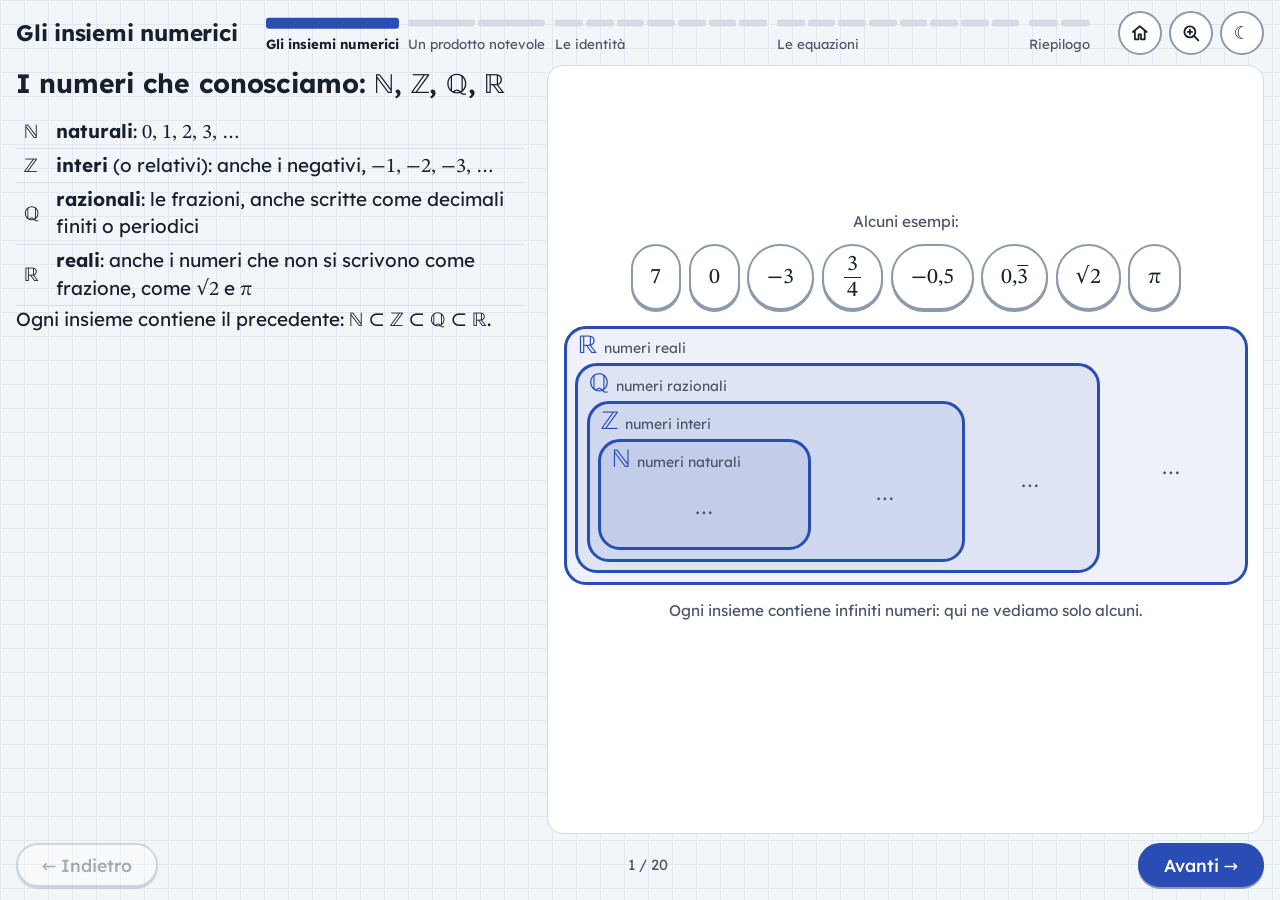
<file: seconda/equazioni/lezione-1.html>
<!DOCTYPE html>
<html lang="it">
<head>
<meta charset="utf-8">
<meta name="viewport" content="width=device-width, initial-scale=1">
<script>try { const r = document.documentElement, t = localStorage.getItem('matematica-tema'), z = localStorage.getItem('matematica-zoom'); if (t === 'dark') r.dataset.theme = 'dark'; if (['115', '130', '150'].includes(z)) r.dataset.zoom = z; } catch (e) {}</script>
<title>Identità ed equazioni – Lezione 1</title>
<link rel="stylesheet" href="../../assets/fonts/lezioni.css">
<style>
:root {
	--bg: #F3F6F9;
	--grid: #E2E8EF;
	--panel: #FFFFFF;
	--ink: #17212E;
	--ink2: #4A5566;
	--line: #D3DBE4;
	--acc: #2A4DB5;
	--on-acc: #FFFFFF;
	--acc-fill: rgba(42, 77, 181, 0.08);
	--acc-soft: rgba(42, 77, 181, 0.30);
	--two: #B35C00;
	--in: #13804A;
	--in-bg: #DFF3E7;
	--out: #BE3131;
	--out-bg: #FBE3E3;
	--hl: #FFEFA8;
	--hover: #EAF0F8;
	--chip: #F3F6F9;
	--focus: #2A4DB5;
	--ctl: #8C9AAB;
	--shadow: rgba(0, 0, 0, 0.25);
	--ui: "Lexend", system-ui, "Segoe UI", Roboto, sans-serif;
	--math: "STIX Two Text", "STIX Two Math", "Cambria Math", "DejaVu Serif", "Noto Sans Math", Cambria, "Times New Roman", serif;
}
:root[data-theme="dark"] {
	color-scheme: dark;
	--bg: #0F141A;
	--grid: #19212B;
	--panel: #161D26;
	--ink: #E6EBF1;
	--ink2: #A8B3C0;
	--line: #2A3440;
	--acc: #86A5F7;
	--on-acc: #0F141A;
	--acc-fill: rgba(134, 165, 247, 0.10);
	--acc-soft: rgba(134, 165, 247, 0.34);
	--two: #F2A65A;
	--in: #4FC98C;
	--in-bg: #173327;
	--out: #FF7C7C;
	--out-bg: #3A1D20;
	--hl: #3D3517;
	--hover: #1E2835;
	--chip: #1B232E;
	--focus: #86A5F7;
	--ctl: #56657A;
	--shadow: rgba(0, 0, 0, 0.5);
}

* { box-sizing: border-box; }
[hidden] { display: none !important; }
html { height: 100%; font-size: clamp(14px, min(1.05vw, 1.9vh), 21px); }
body {
	margin: 0; height: 100%;
	background-color: var(--bg);
	background-image: linear-gradient(var(--grid) 1px, transparent 1px), linear-gradient(90deg, var(--grid) 1px, transparent 1px);
	background-size: 24px 24px;
	color: var(--ink); font-family: var(--ui); line-height: 1.4;
}
button { font: inherit; color: inherit; }
:focus-visible { outline: 3px solid var(--focus); outline-offset: 2px; }
.sr { position: absolute; width: 1px; height: 1px; overflow: hidden; clip: rect(0 0 0 0); white-space: nowrap; }

.app { height: 100%; max-width: 1800px; margin: 0 auto; padding: 0.8rem 16px 0.9rem; display: flex; flex-direction: column; gap: 0.7rem; }

/* ---------- barra in alto ---------- */
header.top { display: flex; align-items: center; gap: 0.6rem 2rem; }
h1 { margin: 0; font-size: 1.6rem; font-weight: 700; letter-spacing: -0.01em; min-width: 10.5ch; white-space: nowrap; }
.prog { flex: 1; display: flex; gap: 0.7rem; min-width: 0; }
.pch { flex: var(--n) 1 0; min-width: max-content; display: flex; flex-direction: column; gap: 0.1rem; }
.segs { display: flex; gap: 3px; }
.seg { flex: 1; min-width: 0; height: 1.5rem; padding: 0; border: 0; background: none; cursor: pointer; position: relative; border-radius: 4px; }
.seg::before { content: ""; position: absolute; left: 0; right: 0; top: 50%; height: 0.5rem; transform: translateY(-50%); border-radius: 3px; background: var(--line); }
.seg.done::before { background: var(--acc-soft); }
.seg.cur::before { background: var(--acc); height: 0.75rem; }
.pname { font-size: 0.95rem; color: var(--ink2); white-space: nowrap; overflow: hidden; text-overflow: ellipsis; }
.pch.cur .pname { color: var(--ink); font-weight: 700; }
#theme { flex: none; width: 2.75rem; height: 2.75rem; min-width: 44px; min-height: 44px; border-radius: 50%; border: 2px solid var(--ctl); background: var(--panel); cursor: pointer; font-size: 1.3rem; line-height: 1; padding: 0; }
#theme:hover { border-color: var(--acc); }
.tools { flex: none; display: flex; align-items: center; gap: 0.5rem; position: relative; }   /* il pannello dello zoom si allinea al bordo destro dei due bottoni */
.zmenu { position: static; }
#homeBtn { width: 2.75rem; height: 2.75rem; min-width: 44px; min-height: 44px; border-radius: 50%; border: 2px solid var(--ctl); background: var(--panel); color: var(--ink); display: grid; place-items: center; }
#homeBtn:hover { border-color: var(--acc); }
#homeBtn svg { width: 1.4rem; height: 1.4rem; fill: none; stroke: currentColor; stroke-width: 2.2; stroke-linecap: round; stroke-linejoin: round; }
#zoomBtn { width: 2.75rem; height: 2.75rem; min-width: 44px; min-height: 44px; border-radius: 50%; border: 2px solid var(--ctl); background: var(--panel); cursor: pointer; padding: 0; display: grid; place-items: center; }
#zoomBtn:hover, #zoomBtn[aria-expanded="true"] { border-color: var(--acc); }
#zoomBtn svg { width: 1.45rem; height: 1.45rem; fill: none; stroke: currentColor; stroke-width: 2.2; stroke-linecap: round; stroke-linejoin: round; }
.zpanel { position: absolute; top: calc(100% + 0.6rem); right: 0; z-index: 30; width: min(21rem, calc(100vw - 2rem)); padding: 0.8rem 0.9rem 0.9rem; background: var(--panel); border: 1px solid var(--line); border-radius: 14px; box-shadow: 0 12px 32px var(--shadow); }
.zhead { display: flex; align-items: center; justify-content: space-between; gap: 1rem; margin-bottom: 0.55rem; font-weight: 700; }
.zhead button { width: 2.4rem; height: 2.4rem; min-width: 40px; min-height: 40px; border-radius: 50%; border: 2px solid var(--ctl); background: var(--panel); cursor: pointer; padding: 0; display: grid; place-items: center; }
.zhead button svg { width: 1.1rem; height: 1.1rem; fill: none; stroke: currentColor; stroke-width: 2.4; stroke-linecap: round; }
.zopts { display: grid; grid-template-columns: repeat(4, 1fr); gap: 0.4rem; }
.zopts label { position: relative; display: grid; place-items: center; min-height: 44px; border: 2px solid var(--ctl); border-radius: 10px; cursor: pointer; font-weight: 700; font-variant-numeric: tabular-nums; }
.zopts input { position: absolute; opacity: 0; pointer-events: none; }
.zopts label:has(input:checked) { border-color: var(--acc); background: var(--acc-fill); color: var(--acc); }
.zopts label:has(input:focus-visible) { outline: 3px solid var(--focus); outline-offset: 2px; }
:root[data-zoom="115"] main.step { zoom: 1.15; }
:root[data-zoom="130"] main.step { zoom: 1.3; }
:root[data-zoom="150"] main.step { zoom: 1.5; }

/* ---------- il passo ---------- */
main.step { flex: 1; min-height: 0; display: grid; grid-template-columns: minmax(0, 5fr) minmax(0, 7fr); gap: 1.4rem; }
.left { display: flex; flex-direction: column; gap: 0.75rem; min-height: 0; overflow: auto; padding: 0.2rem 0.3rem 0.2rem 0; }
.left h2 { margin: 0; font-size: 1.9rem; line-height: 1.2; text-wrap: balance; letter-spacing: -0.01em; }
.txt { font-size: 1.35rem; line-height: 1.45; }
.txt p { margin: 0 0 0.45em; }
.txt p:last-child { margin-bottom: 0; }
.def { background: var(--panel); border: 1px solid var(--line); border-left: 6px solid var(--acc); border-radius: 0 12px 12px 0; padding: 0.6rem 1rem 0.7rem; margin-bottom: 0.5em; }
.def .dl { font-size: 0.95rem; letter-spacing: 0.01em; font-weight: 700; color: var(--acc); margin-bottom: 0.15rem; }
.def p { margin: 0 0 0.3em; }

/* 1.08em: le cifre di STIX hanno la stessa altezza di quelle di Lexend, così i numeri nel testo e nelle formule sono uguali */
.m { font-family: var(--math); font-size: 1.08em; line-height: 1; white-space: nowrap; }
.m .m { font-size: 1em; }
.m i, i.m { font-style: italic; }
.m sup { font-size: 0.64em; line-height: 0; }
b { font-weight: 700; }
.frac { display: inline-flex; flex-direction: column; align-items: stretch; text-align: center; vertical-align: middle; line-height: 1.1; margin: 0 0.1em; }
.frac > span { padding: 0 0.15em; }
.frac > span:first-child { border-bottom: 0.06em solid currentColor; }

.panel { background: var(--panel); border: 1px solid var(--line); border-radius: 16px; padding: 1rem 1.1rem; display: flex; flex-direction: column; gap: 0.8rem; min-height: 0; overflow: auto; }
.fig { flex: 1 1 auto; min-height: 7rem; position: relative; }
.fig > svg { position: absolute; inset: 0; width: 100%; height: 100%; display: block; }
.col { flex: 1 0 auto; display: flex; flex-direction: column; align-items: center; justify-content: center; gap: 1.1rem; min-height: 0; }
.ctl { display: flex; gap: 0.8rem; justify-content: center; align-items: center; flex-wrap: wrap; }
.fb { margin: 0; padding: 0.4rem 0.8rem; border-radius: 8px; font-size: 1.25rem; border-left: 5px solid; }
.fb.ok { background: var(--in-bg); border-color: var(--in); }
.fb.no { background: var(--out-bg); border-color: var(--out); }

/* bottoni */
.btn { font-size: 1.25rem; font-weight: 500; min-height: max(3rem, 44px); min-width: max(3rem, 44px); padding: 0 1.2rem; border-radius: 12px; border: 2px solid var(--ctl); background: var(--panel); cursor: pointer; box-shadow: 0 2px 0 var(--ctl); }
.btn:hover:not(:disabled) { border-color: var(--acc); }
.btn:disabled { opacity: 0.4; cursor: default; }
.btn.pri { background: var(--acc); color: var(--on-acc); border-color: var(--acc); box-shadow: 0 2px 0 var(--shadow); }
.btn[aria-pressed="true"] { background: var(--acc); color: var(--on-acc); border-color: var(--acc); }
.btn.opt[aria-pressed="true"] { color: inherit; }
.opt.ok { background: var(--in-bg) !important; border-color: var(--in) !important; color: var(--in) !important; }
.opt.no { background: var(--out-bg) !important; border-color: var(--out) !important; color: var(--out) !important; }
.opt.right:not(.ok) { border-color: var(--in); }
.btn.set { font-family: var(--math); font-size: 1.8rem; min-width: 4rem; }

.chip { display: inline-flex; align-items: center; justify-content: center; gap: 0.3em; font-size: 1.5rem; font-weight: 500; font-variant-numeric: tabular-nums; min-height: max(2.8rem, 44px); min-width: max(2.8rem, 44px); padding: 0.3em 0.85em; border-radius: 999px; border: 2px solid var(--ctl); background: var(--panel); color: var(--ink); box-shadow: 0 2px 0 var(--ctl); line-height: 1; }
button.chip { cursor: pointer; }
button.chip:hover { border-color: var(--acc); }
.chip[aria-pressed="true"] { background: var(--acc); border-color: var(--acc); color: var(--on-acc); box-shadow: none; }
.chip.in { background: var(--in-bg); border-color: var(--in); color: var(--in); box-shadow: none; }
.chip.out { background: var(--out-bg); border-color: var(--out); color: var(--out); box-shadow: none; }
.chip.in[aria-pressed="true"], .chip.out[aria-pressed="true"] { outline: 3px solid currentColor; outline-offset: 2px; }

.msg { margin: 0; min-height: 2.6rem; padding: 0.45rem 1rem; border-radius: 10px; font-size: 1.35rem; text-align: center; background: var(--chip); border-left: 5px solid var(--line); }
.msg.in { background: var(--in-bg); border-left-color: var(--in); }
.msg.out { background: var(--out-bg); border-left-color: var(--out); }
.msg.empty { visibility: hidden; }
.msg.tall { min-height: 3.9rem; display: flex; align-items: center; justify-content: center; }

.bigf { font-size: 2.6rem; text-align: center; margin: 0; }
.bigf + .midf { margin-top: 0.6rem; }
.vrow { display: flex; flex-wrap: wrap; align-items: center; justify-content: center; gap: 1rem 2.2rem; }
.midf { font-size: 1.7rem; text-align: center; margin: 0; }
.legend { display: grid; gap: 0.4rem; width: 100%; }
.legend p { margin: 0; padding: 0.4rem 0.8rem; border-radius: 8px; border-left: 5px solid var(--acc); background: var(--acc-fill); font-size: 1.2rem; }

/* scelta dei valori */
.pick { display: flex; align-items: center; gap: 0.5rem; flex-wrap: wrap; justify-content: center; }
.pl { font-size: 1.6rem; min-width: 2.6ch; text-align: right; margin-right: 0.2rem; }

/* i due membri */
.mems { display: grid; grid-template-columns: minmax(0, 1fr) auto minmax(0, 1fr); align-items: center; gap: 0.7rem; width: 100%; }
.mbox { border: 2px solid var(--line); border-radius: 12px; padding: 0.45rem 0.8rem 0.6rem; background: var(--panel); min-width: 0; text-align: center; }
.mbox .ml { font-size: 1.1rem; color: var(--ink2); }
.mbox .mh { font-size: 1.35rem; margin: 0.15rem 0 0.35rem; }
.mbox.in { border-color: var(--in); background: var(--in-bg); }
.mbox.out { border-color: var(--out); background: var(--out-bg); }
.calc { font-family: var(--math); font-size: 1.6rem; line-height: 1.4; }
.calc .cs { white-space: nowrap; }
.rel { font-family: var(--math); font-size: 2.6rem; line-height: 1; }
.rel.in { color: var(--in); }
.rel.out { color: var(--out); }

/* tabelle */
.ttw { max-width: 100%; overflow-x: auto; }
.tt { border-collapse: collapse; }
.tt th, .tt td { border: 1px solid var(--line); padding: 0.3rem 0.7rem; text-align: center; }
.tt th.rh { text-align: left; font-weight: 400; font-size: 1rem; color: var(--ink2); }
.tt th.rh .m { font-size: 1.5rem; color: var(--ink); display: block; margin-top: 0.1rem; }
.tt td { font-family: var(--math); font-size: 1.9rem; min-width: 3.2rem; font-variant-numeric: tabular-nums; }
.tt td.in { background: var(--in-bg); color: var(--in); }
.tt td.out { background: var(--out-bg); color: var(--out); font-weight: 700; }
.tt td.unk { color: var(--ctl); }
.dt { border-collapse: collapse; width: 100%; }
.dt th { font-weight: 400; font-size: 1rem; color: var(--ink2); padding: 0.2rem 0.4rem; border-bottom: 2px solid var(--line); }
.dt th .m { font-size: 1.45rem; color: var(--ink); }
.dt td { padding: 0.35rem 0.4rem; border-bottom: 1px solid var(--line); text-align: center; }
.dt td.v { font-family: var(--math); font-size: 1.4rem; white-space: nowrap; }
.dt .calc { font-size: 1.35rem; }
.symt { border-collapse: collapse; font-size: 1.1rem; width: 100%; margin-top: 0.3rem; }
.symt th { text-align: left; font-weight: 500; color: var(--ink2); font-size: 1rem; padding: 0.15rem 0.6rem; border-bottom: 2px solid var(--line); }
.symt td { padding: 0.2rem 0.6rem; border-bottom: 1px solid var(--line); }
.txt .symt { font-size: 1em; }
.txt .symt th { font-size: 0.8em; }
.symt.nar { max-width: 30rem; }
.symt.nar td:first-child { width: 8rem; }

/* passaggi */
.dblk { width: 100%; border: 2px solid var(--line); border-radius: 12px; padding: 0.4rem 1rem 0.55rem; background: var(--panel); }
.dblk .ml { font-size: 1.1rem; color: var(--ink2); }
.drow { display: flex; align-items: baseline; justify-content: space-between; gap: 0.2rem 1rem; flex-wrap: wrap; }
.drow .e { font-family: var(--math); font-size: 1.75rem; line-height: 1.45; }
.drow .e sup { font-size: 0.64em; line-height: 0; }
.drow .e i { font-style: italic; }
.drow .why { font-size: 1.25rem; color: var(--ink); }
.drow.hide { visibility: hidden; }
.drow.ok .e, .drow.no .e { background: var(--in-bg); color: var(--in); border-radius: 6px; padding: 0 0.3rem; margin-left: -0.3rem; }
.drow.no .e { background: var(--out-bg); color: var(--out); }
.yn { justify-content: flex-start; margin: 0.2rem 0 0.5rem; }
/* archetti del prodotto (a + b)(a + b) */
.pt { font-family: var(--math); font-size: 64px; fill: var(--ink); text-anchor: middle; }
svg .v, .al { font-style: italic; }
.arc { fill: none; stroke: var(--acc); stroke-width: 4; stroke-linecap: round; }
.arc-end { fill: var(--acc); }
.al { font-family: var(--math); font-size: 50px; fill: var(--acc); text-anchor: middle; }
.alb { fill: var(--panel); }
.alb.hl { fill: var(--hl); }
.cx { text-decoration: line-through; text-decoration-color: var(--out); text-decoration-thickness: 0.09em; color: var(--ink2); }

/* parentesi sotto: primo e secondo membro */
.ub { display: inline-flex; flex-direction: column; align-items: center; vertical-align: top; }
.ub .br { align-self: stretch; height: 0.4rem; border: 2px solid var(--acc); border-top: 0; border-radius: 0 0 8px 8px; margin-top: 0.3rem; }
.ub .lab { font-family: var(--ui); font-size: 1.1rem; font-style: normal; color: var(--acc); white-space: nowrap; margin-top: 0.25rem; }
.cap { font-size: 1.05rem; color: var(--ink2); text-align: center; margin: 0 0 0.4rem; }
.cap.sp { margin-top: 0.3rem; }

/* schede */
.kgrid { display: grid; grid-template-columns: minmax(0, 1fr) minmax(0, 1fr); gap: 0.45rem 0.8rem; width: 100%; }
.kc { border: 2px solid var(--line); border-radius: 12px; padding: 0.35rem 0.6rem 0.45rem; display: flex; flex-direction: column; align-items: center; gap: 0.3rem; min-width: 0; }
.kc.in { border-color: var(--in); background: var(--in-bg); }
.kc.out { border-color: var(--out); background: var(--out-bg); }
.kf { font-size: 1.5rem; display: flex; align-items: center; gap: 0.8rem; }
.kt .m { font-weight: 400; }
.kt { font-size: 1.05rem; font-family: var(--ui); font-weight: 700; color: var(--acc); background: var(--acc-fill); border-radius: 999px; padding: 0.1rem 0.8rem; white-space: nowrap; }
.kc .pick { gap: 0.35rem; }
.kc .pl { font-size: 1.35rem; }
.kc .chip { font-size: 1.25rem; }
.tn { background: var(--hl); border-radius: 4px; padding: 0 0.12em; }

/* esercizi */
.exl { display: grid; grid-template-columns: max-content max-content minmax(max-content, 1fr); justify-content: center; gap: 0.55rem 1rem; align-items: center; width: min(100%, 52rem); max-width: 100%; }
.exl .lt { font-weight: 700; font-size: 1.3rem; }
.exl .xf { font-size: 1.3rem; }
.exl .bs { display: flex; gap: 0.5rem; }
.exl .fb { grid-column: 1 / -1; margin-top: -0.25rem; width: 0; min-width: 100%; }

/* legenda delle barre */
.key { display: flex; gap: 0.5rem 1.8rem; justify-content: center; flex-wrap: wrap; font-size: 1.05rem; color: var(--ink2); }
.key > span { display: inline-flex; align-items: center; gap: 0.5rem; }
.key .m { color: var(--ink); }
.sw { width: 1.1rem; height: 1.1rem; border-radius: 3px; display: inline-block; }
.sw.s1 { background: var(--acc); }
.sw.s2 { background: var(--two); }

/* ---------- navigazione ---------- */
footer.nav { display: flex; justify-content: space-between; align-items: center; gap: 1rem; }
.nb { font-size: 1.25rem; font-weight: 500; min-height: max(3.1rem, 44px); min-width: 44px; padding: 0 1.7rem; border-radius: 999px; border: 2px solid var(--ctl); background: var(--panel); cursor: pointer; box-shadow: 0 2px 0 var(--ctl); }
.nb:hover:not(:disabled) { border-color: var(--acc); }
.nb.pri { background: var(--acc); color: var(--on-acc); border-color: var(--acc); }
.nb:disabled { opacity: 0.35; cursor: default; }
.count { color: var(--ink2); font-size: 1.05rem; font-variant-numeric: tabular-nums; }

/* ---------- SVG ---------- */
svg text { font-family: var(--ui); }
.ax { stroke: var(--ink); stroke-width: 3; }
.tk { stroke: var(--ink); stroke-width: 3; }
.tl { font-size: 30px; fill: var(--ink); text-anchor: middle; font-variant-numeric: tabular-nums; }
.xl { font-family: var(--math); font-style: italic; font-size: 36px; fill: var(--ink); }
.mk-ink { fill: var(--ink); }
.base { stroke: var(--ink2); stroke-width: 2; }
.bar1 { fill: var(--acc); }
.bar2 { fill: var(--two); }
.bv { font-size: 26px; fill: var(--ink); text-anchor: middle; font-variant-numeric: tabular-nums; }
.bv.eqv { fill: var(--in); font-weight: 700; }
.dot { fill: var(--acc); }
.ring { fill: var(--panel); stroke: var(--out); stroke-width: 4; }
.ringin { fill: var(--in); stroke: var(--panel); stroke-width: 3; }
.ks { font-size: 1.2rem; font-weight: 500; }
.kw { font-size: 1.05rem; color: var(--ink2); text-align: center; }
.sm { font-family: var(--math); font-size: 34px; text-anchor: middle; }
.sm.in { fill: var(--in); }
.sm.out { fill: var(--out); }
.hit { cursor: pointer; }
.hit:focus { outline: none; }
.ha { fill: transparent; }
.lb { fill: var(--chip); stroke: var(--ctl); stroke-width: 2; }
.hit:hover .lb { stroke: var(--acc); fill: var(--hover); }
.hit:focus-visible .lb { stroke: var(--focus); stroke-width: 4; }
.sel .lb { fill: var(--acc); stroke: var(--acc); }
.sel .tl { fill: var(--on-acc); font-weight: 700; }
.okc .lb { fill: var(--in-bg); stroke: var(--in); }
.okc .tl { fill: var(--in); font-weight: 700; }
.hit.cur .lb { stroke-width: 5; }

/* ---------- animazioni ---------- */
.late { animation: appear 0.25s both; }
@keyframes appear { from { opacity: 0; } to { opacity: 1; } }
@media (prefers-reduced-motion: reduce) {
	*, *::before, *::after { animation: none !important; transition: none !important; }
}

/* ---------- schermi stretti ---------- */
@media (max-width: 820px) {
	html, body { height: auto; }
	.app { height: auto; min-height: 100%; }
	header.top { flex-wrap: wrap; }
	h1 { font-size: 1.4rem; min-width: 0; flex: 1; }
	.prog { order: 3; flex-basis: 100%; }
	.pname { display: none; }
	.pch { min-width: 0; }
	main.step { grid-template-columns: minmax(0, 1fr); }
	.left, .panel { overflow: visible; }
	.panel { padding: 0.8rem 0.7rem; }
	.left h2 { font-size: 1.5rem; }
	.txt { font-size: 1.15rem; }
	.fig { flex: none; min-height: 0; }
	.fig > svg { position: static; height: auto; }
	.fig.wide { overflow-x: auto; }
	.fig.wide > svg { width: 600px; max-width: none; }
	.bigf { font-size: 1.7rem; }
	.midf { font-size: 1.35rem; }
	.mems { grid-template-columns: minmax(0, 1fr); justify-items: stretch; }
	.mems .rel { text-align: center; }
	.calc { font-size: 1.35rem; }
	.drow .e { font-size: 1.3rem; }
	.dt th .m { font-size: 1.15rem; }
	.dt td.v { font-size: 1.1rem; padding: 0.3rem 0.15rem; }
	.dt .calc { font-size: 1.1rem; }
	.dt .calc .cs { white-space: normal; }
	.tt td { font-size: 1.4rem; min-width: 2.4rem; padding: 0.3rem 0.4rem; }
	.tt th.rh .m { font-size: 1.2rem; }
	.kgrid { grid-template-columns: minmax(0, 1fr); }
	.exl { grid-template-columns: auto minmax(0, 1fr); justify-content: stretch; }
	.exl .bs { grid-column: 2; }
	.exl .xf .m { white-space: normal; }
	.drow .e { white-space: normal; }
	.chip { font-size: 1.3rem; }
	.pick { gap: 0.3rem; }
	.pick .chip { padding: 0.3em 0.45em; }
	.fig:not(.wide) .tl { font-size: 40px; }
	.fig:not(.wide) .sm { font-size: 42px; }
	.pl { font-size: 1.4rem; }
	footer.nav { position: sticky; bottom: 0; background: var(--bg); padding: 0.5rem 0; }
	.nb { padding: 0 1.1rem; }
}

/* ---------- insiemi numerici uno dentro l'altro ---------- */
.ov { text-decoration: overline; text-decoration-thickness: 0.06em; }
.nest { width: 100%; max-width: 50rem; }
.ns { position: relative; flex: 3 1 auto; min-width: 0; border: 3px solid var(--acc); border-radius: 22px; background: var(--acc-fill); padding: 0.35rem 0.6rem 0.6rem; display: flex; flex-direction: column; }
.ns.nN { flex: 1 1 auto; }
.nsl { margin: 0 0 0.25rem 0.2rem; display: flex; align-items: baseline; gap: 0.5rem; white-space: nowrap; }
.nsl .m { font-size: 1.9rem; color: var(--acc); }
.nsl .nn { font-size: 1rem; color: var(--ink2); }
.ns.off { border-color: var(--ctl); border-style: dashed; background: none; }
.ns.off > .nsl .m { color: var(--ink2); }
.nsr { flex: 1; display: flex; gap: 0.5rem; width: 100%; align-items: stretch; }
.els { flex: 1 1 5.5rem; min-width: 5.5rem; min-height: 4.4rem; display: flex; flex-wrap: wrap; align-content: center; justify-content: center; gap: 0.4rem 0.5rem; }
.el { display: inline-flex; align-items: center; min-height: 2.6rem; padding: 0.15em 0.55em; border-radius: 999px; background: var(--panel); border: 2px solid var(--line); font-size: 1.1rem; }
.el .m { font-size: 1.45em; }
.el.hl { background: var(--hl); border-color: var(--ink2); }
.els .more { font-family: var(--math); font-size: 1.6rem; color: var(--ink2); letter-spacing: 0.08em; align-self: center; }
.ncap { margin: 0; text-align: center; font-size: 1.1rem; color: var(--ink2); }
.ncap.top { margin-bottom: -0.3rem; }
.chips { display: flex; flex-wrap: wrap; gap: 0.55rem; justify-content: center; }
.chips .chip .m { font-size: 1.05em; }
.opt.set { font-family: var(--math); font-size: 1.6rem; min-width: 3.6rem; padding: 0 0.6rem; }
.kgrid.three { grid-template-columns: repeat(auto-fit, minmax(15rem, 1fr)); }
.kc .ks .m { font-size: 1.2em; }
button.kc { font: inherit; color: inherit; background: var(--panel); border-color: var(--ctl); box-shadow: 0 2px 0 var(--ctl); cursor: pointer; justify-content: center; min-height: 7.5rem; }
button.kc:hover { border-color: var(--acc); }
button.kc.in, button.kc.out { box-shadow: none; }
button.kc.in { background: var(--in-bg); border-color: var(--in); }
button.kc.out { background: var(--out-bg); border-color: var(--out); }
button.kc > span { display: block; }
button.kc > span.kf { display: flex; }
.kc .qs { font-size: 1.6rem; color: var(--ctl); font-family: var(--math); }
.kc .ctl { gap: 0.5rem; }
.kc .btn.set { font-size: 1.5rem; min-width: 3.4rem; }
.kc.wk { width: min(100%, 36rem); }
.tut td.q { font-size: 1.8rem; font-weight: 700; color: var(--acc); }
.tut td.v { font-size: 1.9rem; }

/* passi di riepilogo: uno schema a tutta larghezza */
main.step.full { grid-template-columns: minmax(0, 1fr); grid-template-rows: auto minmax(0, 1fr); gap: 0.7rem; }
.step.full .left { overflow: visible; padding: 0; }
.step.full .panel { background: none; border: 0; border-radius: 0; padding: 0.2rem 0.2rem 0.4rem; }
.map { flex: 1 0 auto; display: grid; grid-template-columns: minmax(0, 1fr) 2.6rem minmax(0, 1fr); }
.mc { display: grid; place-items: center; }
.mc svg { width: 100%; height: auto; overflow: visible; }
.mc path { fill: none; stroke: var(--acc); stroke-width: 3; }
.mk-acc { fill: var(--acc); }
.mb { min-width: 0; container-type: inline-size; background: var(--panel); border: 1px solid var(--line); border-radius: 16px; padding: 0.9rem 1.1rem 1rem; display: flex; flex-direction: column; gap: 0.8rem; font-size: 1.4rem; }
.mb h3 { margin: 0; font-size: 1.55rem; line-height: 1.2; color: var(--acc); }
.mb p { margin: 0; text-wrap: pretty; }
.mb .mbig { font-size: min(1.9rem, 10cqi); text-align: center; }
.mb .mcen { text-align: center; }
.mb .in { color: var(--in); }
.mb .out { color: var(--out); }
.mt { border-collapse: collapse; width: 100%; font-size: 1.35rem; line-height: 1.25; }
.mt th { text-align: left; font-weight: 500; color: var(--ink2); font-size: 1.05rem; padding: 0.1rem 0.4rem; border-bottom: 2px solid var(--line); }
.mt td { padding: 0.3rem 0.4rem; border-bottom: 1px solid var(--line); }
.mt td.s { text-align: center; width: 2.4rem; }
.mt td.s .m { font-size: 1.45em; }
.thead { display: flex; align-items: center; justify-content: space-between; gap: 0.5rem 1rem; flex-wrap: wrap; }
.thead .btn { display: inline-flex; align-items: center; gap: 0.5rem; font-size: 1.1rem; min-height: 2.75rem; }
.thead .tacts { display: flex; flex-wrap: wrap; gap: 0.5rem; }
a.btn { text-decoration: none; }
.thead .btn svg { width: 1.3rem; height: 1.3rem; fill: none; stroke: currentColor; stroke-width: 1.8; stroke-linejoin: round; }

@media (max-width: 820px) {
	.nsr { flex-direction: column; }
	.ns { padding: 0.35rem 0.45rem 0.45rem; }
	.els { min-height: 3rem; flex-basis: auto; }
	.kgrid.three { grid-template-columns: minmax(0, 1fr); }
	.tut td.v { font-size: 1.3rem; }
	.tut td.q { font-size: 1.25rem; }
	.map { grid-template-columns: minmax(0, 1fr); }
	.mc { height: 2.6rem; }
	.mc svg { width: 2.6rem; transform: rotate(90deg); }
	.opt.set { font-size: 1.35rem; min-width: 2.9rem; }
	.mt { font-size: 1.2rem; }
	.mt td { padding: 0.3rem 0.25rem; }
	.mt td.s { width: 1.8rem; }
}

/* stampa: solo il riepilogo, un foglio; in verticale righe da 2 riquadri, in orizzontale gli schemi con le frecce */
.print-summary, .ps-land { display: none; }
@media print {
	@page { margin: 0; }   /* orientamento libero; margine 0 = niente intestazioni del browser, il margine è nella sezione */
	:root, :root[data-theme="dark"] {
		color-scheme: light;
		--bg: #F3F6F9; --grid: #E2E8EF; --panel: #FFFFFF; --ink: #17212E; --ink2: #4A5566; --line: #D3DBE4;
		--acc: #2A4DB5; --on-acc: #FFFFFF; --acc-fill: rgba(42, 77, 181, 0.08); --acc-soft: rgba(42, 77, 181, 0.30);
		--in: #13804A; --in-bg: #DFF3E7; --out: #BE3131; --out-bg: #FBE3E3; --hl: #FFEFA8; --hover: #EAF0F8;
		--chip: #F3F6F9; --focus: #2A4DB5; --ctl: #8C9AAB; --shadow: rgba(0, 0, 0, 0.25);
	}
	html { font-size: 9pt; height: auto; }
	body { height: auto; background: #FFFFFF; background-image: none; }
	.app { display: none !important; }
	.print-summary { display: block; padding: 9mm; -webkit-print-color-adjust: exact; print-color-adjust: exact; }
	.ps-t { margin: 0 0 2.5mm; font-size: 1.7rem; }
	.ps-row { display: grid; grid-template-columns: minmax(0, 0.85fr) minmax(0, 1.15fr); gap: 3mm; margin-bottom: 3mm; break-inside: avoid; }
	.print-summary .map { margin-bottom: 3mm; }
	.print-summary .mb { container-type: normal; break-inside: avoid; gap: 0.8rem; }
	.ps-row:last-child, .print-summary .map:last-child { margin-bottom: 0; }
	.print-summary .mb .mbig { font-size: 1.9rem; }
	.print-summary *, .print-summary *::before, .print-summary *::after { animation: none !important; transition: none !important; }
}
@media print and (orientation: landscape) {
	html { font-size: 8.4pt; }
	.ps-port { display: none; }
	.ps-land { display: block; }
	.ps-land .map { grid-template-columns: minmax(0, 0.8fr) 2.2rem minmax(0, 1.2fr); }   /* i riquadri a destra sono i più lunghi: più larghi, meno righe */
}
.kr { font-size: 1.15rem; text-align: center; padding: 0.25rem 0.6rem; border-radius: 8px; border-left: 4px solid var(--line); background: var(--chip); }
.kr.in { background: var(--in-bg); border-color: var(--in); }
.kr.out { background: var(--out-bg); border-color: var(--out); }
.kc .krs { display: flex; flex-direction: column; gap: 0.3rem; width: 100%; }
.xbox { display: inline-block; border: 2px solid currentColor; border-radius: 6px; padding: 0 0.35em; margin-left: 0.2em; }
.rline { stroke: var(--acc); stroke-width: 7; stroke-linecap: round; opacity: 0.85; }
.bset { display: inline-flex; align-items: center; vertical-align: middle; }
.bset.tall .br { display: inline-block; transform: scaleY(1.9); margin: 0 0.06em; }
</style>
</head>
<body>

<svg width="0" height="0" style="position:absolute" aria-hidden="true" focusable="false">
	<defs>
		<marker id="ah-ink" viewBox="0 0 10 10" refX="6" refY="5" markerWidth="6" markerHeight="6" orient="auto"><path class="mk-ink" d="M0,0 L10,5 L0,10 z"/></marker>
		<marker id="ah-acc" viewBox="0 0 10 10" refX="7" refY="5" markerWidth="4.5" markerHeight="4.5" orient="auto"><path class="mk-acc" d="M0,0 L10,5 L0,10 z"/></marker>
	</defs>
</svg>

<div class="app">
	<header class="top">
		<h1 id="h1">Gli insiemi numerici</h1>
		<nav class="prog" id="prog" aria-label="Avanzamento"></nav>
		<div class="tools">
		<a id="homeBtn" href="../../index.html" aria-label="Tutte le lezioni" title="Tutte le lezioni" hidden><svg viewBox="0 0 24 24" aria-hidden="true"><path d="M3.5 11 12 4l8.5 7M6 9v11h4.5v-6h3v6H18V9"/></svg></a>
		<div class="zmenu" id="zmenu">
			<button type="button" id="zoomBtn" aria-label="Dimensione dei contenuti" title="Dimensione dei contenuti" aria-haspopup="dialog" aria-expanded="false" aria-controls="zpanel">
				<svg viewBox="0 0 24 24" aria-hidden="true"><circle cx="10.5" cy="10.5" r="6.5"/><path d="M15.3 15.3 20.5 20.5M8 10.5h5M10.5 8v5"/></svg>
			</button>
			<section class="zpanel" id="zpanel" role="dialog" aria-labelledby="ztitle" hidden>
				<div class="zhead"><span id="ztitle">Dimensione dei contenuti</span><button type="button" id="zclose" aria-label="Chiudi"><svg viewBox="0 0 24 24" aria-hidden="true"><path d="M7 7 17 17M17 7 7 17"/></svg></button></div>
				<div class="zopts">
					<label><input type="radio" name="zoomLevel" value="100" checked>100%</label>
					<label><input type="radio" name="zoomLevel" value="115">115%</label>
					<label><input type="radio" name="zoomLevel" value="130">130%</label>
					<label><input type="radio" name="zoomLevel" value="150">150%</label>
				</div>
			</section>
		</div>
		<button type="button" id="theme" aria-label="Attiva il tema scuro" title="Tema scuro"><span id="themeGlyph" aria-hidden="true">☾</span></button>
		</div>
	</header>
	<main class="step" id="main">
		<section class="left" id="left" aria-live="off"></section>
		<section class="panel" id="stage"></section>
		<p class="sr" id="live" aria-live="polite"></p>
	</main>
	<footer class="nav">
		<button type="button" class="nb" id="prev">← Indietro</button>
		<span class="count" id="count"></span>
		<button type="button" class="nb pri" id="next">Avanti →</button>
	</footer>
</div>

<!-- Conti mostrati nella pagina: funzioni pure, controllate anche fuori dal browser. -->
<script id="calc">
const C = (() => {
	const n = v => v < 0 ? '−' + (-v) : String(v + 0);          // segno meno vero (e niente «−0»)
	const p = v => v < 0 ? '(' + n(v) + ')' : n(v);             // negativi tra parentesi
	const sq = (s, k = 2) => `${s}<sup>${k}</sup>`;
	const eq = (...t) => t.join(' = ');
	const frac = (a, b) => `<span class="frac"><span>${a}</span><span>${b}</span></span>`;
	const R = (v, t) => ({ v, t });
	const SETS = ['N', 'Z', 'Q', 'R'];
	const sq9 = x => R(x * x, eq(sq(p(x)), x * x));
	return {
		n, p, frac, SETS,
		// i numeri del primo passo: s = l'insieme più piccolo che li contiene; q = la frazione che li scrive
		NUMS: [
			{ k: '7', h: '7', v: 7, s: 'N' },
			{ k: '0', h: '0', v: 0, s: 'N' },
			{ k: 'm3', h: '−3', v: -3, s: 'Z' },
			{ k: 'q34', h: frac(3, 4), v: 3 / 4, s: 'Q', q: [3, 4] },
			{ k: 'm05', h: '−0,5', v: -0.5, s: 'Q', q: [-1, 2] },
			{ k: 'p03', h: '0,<span class="ov">3</span>', v: 1 / 3, s: 'Q', q: [1, 3] },
			{ k: 'r2', h: '√2', v: Math.SQRT2, s: 'R', irr: 2 },
			{ k: 'pi', h: 'π', v: Math.PI, s: 'R', irr: 'pi' }
		],
		// (a + b)² e a² + b²
		sqSum: (a, b) => R((a + b) ** 2, eq(sq(`(${n(a)} + ${p(b)})`), sq(p(a + b)), (a + b) ** 2)),
		sumSq: (a, b) => R(a * a + b * b, eq(`${sq(p(a))} + ${sq(p(b))}`, `${a * a} + ${b * b}`, a * a + b * b)),
		// x³ + 2x e 3x²
		cubeL: x => R(x ** 3 + 2 * x, eq(`${sq(p(x), 3)} + 2 · ${p(x)}`, `${n(x ** 3)} + ${p(2 * x)}`, n(x ** 3 + 2 * x))),
		cubeR: x => R(3 * x * x, eq(`3 · ${sq(p(x))}`, `3 · ${x * x}`, 3 * x * x)),
		// 7 + x e 3x − 1
		linL: x => R(7 + x, eq(`7 + ${p(x)}`, n(7 + x))),
		linR: x => R(3 * x - 1, eq(`3 · ${p(x)} − 1`, `${n(3 * x)} − 1`, n(3 * x - 1))),
		// x² = 9
		sq9,
		// 5 − 2t = 1
		tSol: R(5 - 2 * 2, eq('5 − 2 · 2', 5 - 2 * 2)),
		// 5x + 4 = x − 4
		verL: x => R(5 * x + 4, eq(`5 · ${p(x)} + 4`, `${n(5 * x)} + 4`, n(5 * x + 4))),
		verR: x => R(x - 4, eq(`${n(x)} − 4`, n(x - 4))),
		// 4 + 3x = 19
		pt2L: x => R(4 + 3 * x, eq(`4 + 3 · ${p(x)}`, `4 + ${n(3 * x)}`, n(4 + 3 * x))),
		// x(x + 3) − 4 = (x + 1)²
		pt3L: x => R(x * (x + 3) - 4, eq(`${p(x)} · (${n(x)} + 3) − 4`, `${p(x)} · ${p(x + 3)} − 4`, `${n(x * (x + 3))} − 4`, n(x * (x + 3) - 4))),
		pt3R: x => R((x + 1) ** 2, eq(sq(`(${n(x)} + 1)`), sq(p(x + 1)), (x + 1) ** 2)),
		// quanti elementi ha S?
		HOW: [
			{ f: 'x − 4 = 6', test: x => x - 4 === 6, S: [10], chk: [R(6, eq('10 − 4', 6))] },
			{ f: 'x + 5 = x', test: x => x + 5 === x, S: [] },
			{ f: '2(x + 3) = 2x + 6', test: x => 2 * (x + 3) === 2 * x + 6, S: 'R' }
		],
		// espressioni con lettere (scritte con ^ per le potenze; la pagina le impagina)
		P5: { L: ['3a(a + 2b)', '3a^2 + 6ab'], R: ['(a + 3b)^2 + 2a^2 − 9b^2', 'a^2 + 6ab + 9b^2 + 2a^2 − 9b^2', '3a^2 + 6ab'] },
		// (a + b)(a + b): gli archetti (termine della prima parentesi, termine della seconda, prodotto) e i passaggi
		PROD: { arcs: [['a', 'a', 'a^2'], ['a', 'b', 'ab'], ['b', 'a', 'ba'], ['b', 'b', 'b^2']],
			rows: ['(a + b)(a + b)', 'a^2 + ab + ba + b^2', 'a^2 + 2ab + b^2'], not: 'a^2 + b^2', more: '2ab' },
		// esercizi: riconosci le identità; ogni membro con i suoi passaggi [espressione, perché]
		EX: [
			{ f: 'a^2 + 6 = (a + 3)(a + 2)', id: false, more: '5a',
				L: [['a^2 + 6', '']],
				R: [['(a + 3)(a + 2)', ''], ['a^2 + 2a + 3a + 6', 'proprietà distributiva'], ['a^2 + 5a + 6', 'termini simili']],
				ce: { a: 1, L: R(1 ** 2 + 6, eq(`${sq(1)} + 6`, 1 ** 2 + 6)), R: R((1 + 3) * (1 + 2), eq('(1 + 3)(1 + 2)', `${1 + 3} · ${1 + 2}`, (1 + 3) * (1 + 2))) } },
			{ f: '5a + 2b − 3a − 4b = 2(a − b)', id: true,
				L: [['5a + 2b − 3a − 4b', ''], ['2a − 2b', 'termini simili']],
				R: [['2(a − b)', ''], ['2a − 2b', 'proprietà distributiva']] },
			{ f: '(a + 7)(a − 7) = a^2 − 49', id: true,
				L: [['(a + 7)(a − 7)', ''], ['a^2 − 7a + 7a − 49', 'proprietà distributiva'], ['a^2 − 49', 'termini simili']],
				R: [['a^2 − 49', '']] },
			{ f: '(a − b)^2 = (b − a)^2', id: true,
				L: [['(a − b)^2', ''], ['a^2 − 2ab + b^2', 'quadrato di binomio']],
				R: [['(b − a)^2', ''], ['b^2 − 2ab + a^2', 'quadrato di binomio'], ['a^2 − 2ab + b^2', 'proprietà commutativa']] }
		]
	};
})();
</script>

<script>
(() => {
	'use strict';
	const $ = id => document.getElementById(id);
	const root = document.documentElement;

	// ---------- tema: chiaro di default, la scelta resta salvata ----------
	function applyTheme(dark, save) {
		root.dataset.theme = dark ? 'dark' : 'light';
		$('themeGlyph').textContent = dark ? '☀' : '☾';
		$('theme').setAttribute('aria-label', dark ? 'Attiva il tema chiaro' : 'Attiva il tema scuro');
		$('theme').title = dark ? 'Tema chiaro' : 'Tema scuro';
		if (save) { try { localStorage.setItem('matematica-tema', dark ? 'dark' : 'light'); } catch (e) {} }
	}
	let saved = null;
	try { saved = localStorage.getItem('matematica-tema'); } catch (e) {}
	applyTheme(saved === 'dark', false);
	$('theme').addEventListener('click', () => applyTheme(root.dataset.theme !== 'dark', true));

	// ---------- dimensione dei contenuti (zoom del passo), scelta salvata ----------
	const zInputs = [...document.querySelectorAll('[name="zoomLevel"]')];
	function applyZoom(v, save) {
		const z = ['100', '115', '130', '150'].includes(v) ? v : '100';
		root.dataset.zoom = z;
		zInputs.forEach(i => { i.checked = i.value === z; });
		if (save) { try { localStorage.setItem('matematica-zoom', z); } catch (e) {} }
	}
	let zSaved = null;
	try { zSaved = localStorage.getItem('matematica-zoom'); } catch (e) {}
	applyZoom(zSaved, false);
	zInputs.forEach(i => i.addEventListener('change', () => { if (i.checked) applyZoom(i.value, true); }));
	function setZoomMenu(open, back) {
		$('zpanel').hidden = !open;
		$('zoomBtn').setAttribute('aria-expanded', String(open));
		if (open) (zInputs.find(i => i.checked) || zInputs[0]).focus();
		else if (back) $('zoomBtn').focus();
	}
	$('zoomBtn').addEventListener('click', () => setZoomMenu($('zpanel').hidden));
	$('zclose').addEventListener('click', () => setZoomMenu(false, true));
	document.addEventListener('pointerdown', e => { if (!$('zpanel').hidden && !$('zmenu').contains(e.target)) setZoomMenu(false, false); });
	document.addEventListener('keydown', e => { if (e.key === 'Escape' && !$('zpanel').hidden) { e.preventDefault(); setZoomMenu(false, true); } }, true);

	// ---------- piccoli aiuti per il testo ----------
	const m = s => `<span class="m">${s}</span>`;
	const F = s => s.replace(/[abctxyPSU]/g, '<i>$&</i>').replace(/\^(\d)/g, '<sup>$1</sup>');   // lettere in corsivo, potenze in apice
	const f = s => m(F(s));
	const P = s => `<p>${s}</p>`;
	const DL = (lab, s) => `<div class="def"><div class="dl">${lab}</div>${s}</div>`;
	const SYM = { N: 'ℕ', Z: 'ℤ', Q: 'ℚ', R: 'ℝ' };
	const NAME = { N: 'numeri naturali', Z: 'numeri interi', Q: 'numeri razionali', R: 'numeri reali' };
	const NN = m('ℕ'), ZZ = m('ℤ'), QQ = m('ℚ'), RR = m('ℝ');
	const sost = x => `Sostituendo <span class="xbox">${m(`${F('x')} = ${C.n(x)}`)}</span>`;
	const msg = (h, c = '') => `<p class="msg ${h ? c : 'empty'}">${h || '&nbsp;'}</p>`;
	const fig = (W, H, inner, label, cls = '') => `<div class="fig ${cls}"><svg viewBox="0 0 ${W} ${H}" role="group" aria-label="${label}">${inner}</svg></div>`;
	const calc = t => `<span class="calc">${t.split(' = ').map((s, i) => `<span class="cs">${i ? '= ' : ''}${s}</span>`).join(' ')}</span>`;
	const ub = (e, lab) => `<span class="ub"><span class="e">${e}</span><span class="br"></span><span class="lab">${lab}</span></span>`;
	const pick = (lab, vals, cur, act, cls = () => '') => `<div class="pick"><span class="pl m"><i>${lab}</i> =</span>${vals.map(v =>
		`<button type="button" class="chip ${cls(v)}" data-act="${act}" data-v="${v}" data-k="${act}${v}" aria-pressed="${v === cur}">${C.n(v)}</button>`).join('')}</div>`;
	// due membri affiancati, con = oppure ≠ in mezzo
	const mems = (L, R, same) => `<div class="mems">
		<div class="mbox ${same ? 'in' : 'out'}">${L.lab ? `<div class="ml">${L.lab}</div>` : ''}<div class="mh">${L.h}</div>${calc(L.t)}</div>
		<span class="rel ${same ? 'in' : 'out'}" role="img" aria-label="${same ? 'uguale' : 'diverso'}">${same ? '=' : '≠'}</span>
		<div class="mbox ${same ? 'in' : 'out'}">${R.lab ? `<div class="ml">${R.lab}</div>` : ''}<div class="mh">${R.h}</div>${calc(R.t)}</div></div>`;
	// passaggi scoperti uno alla volta
	const drow = (e, why, show, cls = '') => `<div class="drow ${show ? cls : 'hide'}"${show ? '' : ' aria-hidden="true"'}><span class="e">${e}</span><span class="why">${why}</span></div>`;
	const nextCtl = (k, max, lab) => `<div class="ctl"><button type="button" class="btn pri" data-act="next" data-k="next"${k >= max ? ' disabled' : ''}>passaggio successivo</button><button type="button" class="btn" data-act="reset" data-k="reset" aria-label="${lab}">↺</button></div>`;
	const X_ = s => `<span class="cx">${s}</span>`;
	// insieme delle soluzioni scritto per elencazione
	const setS = (vals, h = C.n) => vals.length ? `{${vals.map(h).join(', ')}}` : '∅';
	const why = rs => rs.map(r => m(r.t)).join(', ');
	// domanda sì/no con risposta subito (esercizi a–d)
	const yn = (st, ans, fb) => `<div class="ctl yn">${[['sì', '1'], ['no', '0']].map(([t, v]) =>
		`<button type="button" class="btn opt ${st.ans === v ? (v === ans ? 'ok' : 'no') : ''} ${st.ans != null && v === ans ? 'right' : ''}" data-act="ans" data-v="${v}" data-k="ans${v}" aria-pressed="${st.ans === v}">${t}</button>`).join('')}</div>` +
		(st.ans != null ? `<p class="fb ${st.ans === ans ? 'ok' : 'no'}">${fb}</p>` : '');
	// ---------- (a + b)² = (a + b)(a + b) con gli archetti: ogni termine della prima parentesi per ogni termine della seconda ----------
	function prodArcs(k) {
		// un simbolo alla volta, centrato nella sua posizione: con qualunque font nulla esce dal disegno
		const B = 228, x0 = 34, grp = o => [['(', 0], ['a', 27], ['+', 81], ['b', 136], [')', 162]].map(([t, x]) => [t, x0 + o + x]);
		const R = [...grp(275), ...grp(460)];                                  // (a + b)(a + b)
		const X = (t, j) => R.filter(q => q[0] === t)[j][1];                   // j-esima comparsa del termine
		const sup = s => s.replace(/\^(\d)/, '<tspan dy="-22" font-size="32" font-style="normal">$1</tspan>');
		let g = [...grp(0), ['=', x0 + 230], ...R].map(([t, x]) => `<text class="pt${/[ab]/.test(t) ? ' v' : ''}" x="${x}" y="${B}">${t}</text>`).join('') +
			`<text class="pt" style="font-size:40px" x="${x0 + 185}" y="${B - 26}">2</text>`;
		// sopra a·a (basso) e a·b (alto), sotto b·a (basso) e b·b (alto); l'archetto alto parte un po' più fuori
		const G = [[B - 56, -1, 62, 8], [B - 56, -1, 130, -8], [B + 14, 1, 52, 9], [B + 14, 1, 156, -9]];
		C.PROD.arcs.forEach(([p, q, r], i) => {
			if (k <= i) return;
			const [y0, d, h, dx] = G[i], x1 = X(p, 0) + dx, x2 = X(q, 1), c = y0 + d * h / 0.75, ya = y0 + d * h, xm = (x1 + x2) / 2;
			const hl = k >= 6 && r.length === 2;                               // ab e ba, quando si usa la commutativa
			g += `<g class="late"><path class="arc" d="M${x1},${y0} C${x1},${c} ${x2},${c} ${x2},${y0}"/><circle class="arc-end" cx="${x1}" cy="${y0}" r="5"/><circle class="arc-end" cx="${x2}" cy="${y0}" r="5"/>` +
				`<rect class="alb${hl ? ' hl' : ''}" x="${xm - 31}" y="${ya - 28}" width="62" height="54" rx="10"/><text class="al" x="${xm}" y="${ya + 16}">${sup(r)}</text></g>`;
		});
		return fig(690, 440, g, '(a + b) per (a + b): ogni termine della prima parentesi per ogni termine della seconda');
	}

	// ---------- ℕ ⊂ ℤ ⊂ ℚ ⊂ ℝ disegnati uno dentro l'altro ----------
	const ORD = C.SETS, idx = s => ORD.indexOf(s);
	function nest(st) {
		const curN = C.NUMS.find(x => x.k === st.cur);
		const box = (i, inner) => {
			const s = ORD[i], on = !curN || idx(curN.s) <= i;
			const els = C.NUMS.filter(x => x.s === s && st.placed[x.k]).map(x => `<span class="el${x.k === st.cur ? ' hl' : ''}">${m(x.h)}</span>`).join('');
			return `<div class="ns n${s}${on ? '' : ' off'}"><span class="nsl">${m(SYM[s])}<span class="nn">${NAME[s]}</span></span><div class="nsr">${inner}<div class="els">${els}<span class="more" aria-hidden="true">…</span></div></div></div>`;
		};
		let h = '';
		for (let i = 0; i < 4; i++) h = box(i, h);
		return `<div class="nest">${h}</div><p class="ncap">Ogni insieme contiene infiniti numeri: qui ne vediamo solo alcuni.</p>`;
	}
	function nestMsg(st) {
		const x = C.NUMS.find(q => q.k === st.cur);
		if (!x) return '<p class="msg tall empty">&nbsp;</p>';
		const list = L => L.length > 1 ? L.slice(0, -1).join(', ') + ' e ' + L.at(-1) : L[0] || '';   // «ℤ, ℚ e ℝ»
		const i = idx(x.s), yes = list(ORD.slice(i).map(s => m(SYM[s]))), no = list(ORD.slice(0, i).map(s => m(SYM[s])));
		const pre = x.q && x.h.includes(',') ? `${m(`${x.h} = ${x.q[0] < 0 ? '−' : ''}${C.frac(Math.abs(x.q[0]), x.q[1])}`)}: ` : '';
		return `<p class="msg tall in"><span>${pre}${m(x.h)} sta in ${yes}${no ? `, ma non in ${no}` : ''}</span></p>`;
	}

	// ---------- i passi ----------
	const CH = ['Gli insiemi numerici', 'Un prodotto notevole', 'Le identità', 'Le equazioni', 'Riepilogo'];
	const AB = [-1, 0, 1, 2, 3, 5];
	const MAP_ARROW = '<span class="mc" aria-hidden="true"><svg viewBox="0 0 48 24"><path d="M4,12 H38" marker-end="url(#ah-acc)"/></svg></span>';

	const STEPS = [
		// ---------- capitolo «Gli insiemi numerici» ----------
		// 1
		{ ch: 0, title: `I numeri che conosciamo: ${NN}, ${ZZ}, ${QQ}, ${RR}`,
			text: `<table class="symt"><tr><td>${NN}</td><td><b>naturali</b>: ${m('0, 1, 2, 3, …')}</td></tr>
				<tr><td>${ZZ}</td><td><b>interi</b> (o relativi): anche i negativi, ${m('−1, −2, −3, …')}</td></tr>
				<tr><td>${QQ}</td><td><b>razionali</b>: le frazioni, anche scritte come decimali finiti o periodici</td></tr>
				<tr><td>${RR}</td><td><b>reali</b>: anche i numeri che non si scrivono come frazione, come ${m('√2')} e ${m('π')}</td></tr></table>` +
				P(`Ogni insieme contiene il precedente: ${m('ℕ ⊂ ℤ ⊂ ℚ ⊂ ℝ')}.`),
			init: () => ({ placed: {}, cur: null }),
			view: st => `<div class="col"><p class="ncap top">Alcuni esempi:</p><div class="chips">${C.NUMS.map(x => `<button type="button" class="chip" data-act="n" data-v="${x.k}" data-k="n${x.k}" aria-pressed="${x.k === st.cur}">${m(x.h)}</button>`).join('')}</div>${nest(st)}</div>` + nestMsg(st),
			act(st, a, v) { st.placed[v] = 1; st.cur = v; }
		},
		// ---------- capitolo «Un prodotto notevole» ----------
		// 3
		{ ch: 1, title: 'Il controesempio',
			text: DL('Definizione (Controesempio)', P('Un <b>controesempio</b> è un caso in cui le due espressioni danno risultati diversi.')) +
				P(`Ad esempio: il prodotto notevole ${f('(a + b)^2 = a^2 + b^2')} è scritto bene?`) +
				P('Qualcuno ha risposto di sì: invece non è vero, e si può vedere in due modi.') +
				P('<b>Primo modo</b>: mettiamo dei numeri al posto delle lettere.'),
			init: () => ({ a: null, b: null }),
			view(st) {
				const P2 = pick('a', AB, st.a, 'a') + pick('b', AB, st.b, 'b');
				if (st.a == null || st.b == null) return `<div class="col">${P2}</div>` + msg('');
				const L = C.sqSum(st.a, st.b), R = C.sumSq(st.a, st.b), same = L.v === R.v;
				return `<div class="col">${P2}
					${mems({ h: f('(a + b)^2'), t: L.t }, { h: f('a^2 + b^2'), t: R.t }, same)}</div>` +
					msg(same ? `Qui vengono uguali, ${m(`${L.v} = ${R.v}`)}: un caso che funziona non basta, proviamo altri numeri.` : `${m(`${L.v} ≠ ${R.v}`)}: è un <b>controesempio</b>.<br><b>Quindi ${f('(a + b)^2 = a^2 + b^2')} è sbagliata</b>.`, same ? '' : 'out');
			},
			act(st, a, v) { st[a] = +v; }
		},
		// 4
		{ ch: 1, title: 'Il quadrato di un binomio',
			text: P('<b>Secondo modo</b>: facciamo il prodotto.') +
				P('Ogni termine della prima parentesi si moltiplica per ogni termine della seconda.'),
			init: () => ({ k: 0 }),
			view(st) {
				const k = st.k, Q = C.PROD, hl = s => `<span class="tn">${F(s)}</span>`;
				const r1 = k >= 6 ? `${F('a^2 + ')}${hl('ab')} + ${hl('ba')}${F(' + b^2')}` : F(Q.rows[1]);
				return prodArcs(k) + `<div class="dblk"${k < 5 ? ' style="visibility:hidden"' : ''}>${drow('= ' + r1, 'proprietà distributiva', k >= 5)}${drow(`= ${F('a^2 + ')}${hl('ab')} + ${hl('ab')}${F(' + b^2')}`, 'proprietà commutativa', k >= 6)}${drow('= ' + F(Q.rows[2]), 'termini simili', k >= 7, 'ok')}</div>` +
					nextCtl(k, 7, 'Ricomincia') +
					msg(k >= 7 ? `${f('(a + b)^2 = ' + Q.rows[2])}: rispetto ad ${f(Q.not)} c’è in più ${f(Q.more)}.<br><b>Quindi il prodotto notevole giusto è ${f('(a + b)^2 = ' + Q.rows[2])}</b>.` : '', 'in');
			},
			act(st, a) { st.k = a === 'next' ? Math.min(7, st.k + 1) : 0; }
		},
		// ---------- capitolo «Le identità» ----------
		// 5
		{ ch: 2, title: 'Che cos’è un’identità?',
			text: DL('Definizione (Identità)', P('Un’<b>identità</b> è un’uguaglianza tra due espressioni letterali che è vera <b>qualunque</b> numero si metta al posto delle lettere.') +
				P('L’espressione a sinistra dell’uguale è il <b>primo membro</b>, quella a destra il <b>secondo membro</b>.')) +
				P(`Ad esempio ${f('(a + b)^2 = a^2 + 2ab + b^2')} è un’identità: l’abbiamo ottenuta con le regole del calcolo, senza provare numeri.`) +
				P('In questo e in altri esercizi ho visto che pensavate: «se funziona con qualche esempio, funziona sempre».') +
				P('Non basta: un’identità deve valere per <b>qualunque</b> numero.'),
			view: () => `<div class="col"><div><p class="bigf">${m(`${ub(F('(a + b)^2'), 'primo membro')} = ${ub(F('a^2 + 2ab + b^2'), 'secondo membro')}`)}</p><p class="midf">${m(`∀ ${F('a')}, ${F('b')} ∈ ℝ`)}</p><p class="cap sp">${m('∀')} si legge «per ogni»</p></div>
				<div><p class="cap">Un altro esempio</p><p class="midf">${m(`${F('a(b − c) = ab − ac')} &nbsp; ∀ ${F('a')}, ${F('b')}, ${F('c')} ∈ ℝ`)}</p></div></div>`
		},
		// 6
		{ ch: 2, title: 'Come si verifica un’identità',
			text: DL('Metodo (Verificare un’identità)', P('Per dire che <b>non</b> è un’identità basta un <b>controesempio</b>.') +
				P('Per dire che <b>è</b> un’identità si semplifica <b>ogni membro per conto suo</b>: se alla fine i due membri diventano la stessa espressione, è un’identità.')),
			init: () => ({ k: 0 }),
			view(st) {
				const k = st.k, done = k >= 3, Q = C.P5;
				const r4 = done ? F('a^2 + 6ab ') + X_(F('+ 9b^2')) + F(' + 2a^2 ') + X_(F('− 9b^2')) : F(Q.R[1]);
				return `<div class="col"><p class="midf">${m(`${F(Q.L[0])} = ${F(Q.R[0])}`)}</p>
					<div class="dblk"><div class="ml">primo membro</div>${drow(F(Q.L[0]), '', true)}${drow('= ' + F(Q.L[1]), 'proprietà distributiva', k >= 1, done ? 'ok' : '')}</div>
					<div class="dblk"><div class="ml">secondo membro</div>${drow(F(Q.R[0]), '', true)}${drow('= ' + r4, 'quadrato di binomio', k >= 2)}${drow('= ' + F(Q.R[2]), 'termini simili', k >= 3, 'ok')}</div>
					${nextCtl(k, 3, 'Ricomincia')}</div>` +
					msg(done ? `I due membri sono diventati la stessa espressione, ${f('3a^2 + 6ab')}.<br><b>Quindi è un’identità</b>.` : '', 'in');
			},
			act(st, a) { st.k = a === 'next' ? Math.min(3, st.k + 1) : 0; }
		},
		// 7
		{ ch: 2, title: 'Perché pochi esempi non bastano?',
			text: P(`Prendiamo ${f('x^3 + 2x = 3x^2')} e proviamo i numeri più comodi.`),
			init: () => ({ seen: {}, last: null }),
			view(st) {
				const X4 = [0, 1, 2, 3], cell = (x, g) => {
					if (!st.seen[x]) return `<td class="unk">?</td>`;
					return `<td class="${C.cubeL(x).v === C.cubeR(x).v ? 'in' : 'out'}">${g(x).v}</td>`;
				};
				const x = st.last;
				let out = '';
				if (x != null) {
					const L = C.cubeL(x), R = C.cubeR(x), same = L.v === R.v;
					out = msg(`${sost(x)}<br>${m(L.t)}<br>${m(R.t)}${same ? '' : `<br>${m(`${L.v} ≠ ${R.v}`)}.<br><b>Quindi non è un’identità</b>.`}`, same ? 'in' : 'out');
				} else out = msg('');
				return `<div class="col"><table class="tt">
					<tr><th class="rh">${f('x')}</th>${X4.map(x => `<th><button type="button" class="chip" data-act="x" data-v="${x}" data-k="x${x}" aria-pressed="${x === st.last}">${x}</button></th>`).join('')}</tr>
					<tr><th class="rh">primo membro ${f('x^3 + 2x')}</th>${X4.map(x => cell(x, C.cubeL)).join('')}</tr>
					<tr><th class="rh">secondo membro ${f('3x^2')}</th>${X4.map(x => cell(x, C.cubeR)).join('')}</tr></table>` + out +
					([0, 1, 2, 3].every(v => st.seen[v]) ? `<div class="legend late"><p>Con 0, 1 e 2 i due membri vengono uguali, con 3 no: chi avesse provato solo i primi tre numeri avrebbe sbagliato.</p></div>` : '') + '</div>';
			},
			act(st, a, v) { st.seen[+v] = 1; st.last = +v; }
		},
		// 8–11: esercizi a–d
		...C.EX.map((E, i) => {
			const nL = E.L.length - 1, max = nL + E.R.length - 1, fin = E.L.at(-1)[0];
			const FB = [
				`No: con ${f(`a = ${E.ce?.a}`)} il primo membro vale ${m(E.ce?.L.t)} e il secondo ${m(E.ce?.R.t)}.`,
				`Sì: tutti e due i membri diventano ${f(fin)}.`,
				`Sì: il primo membro è la somma di due termini per la loro differenza, ${f('(a + 7)(a − 7) = a^2 − 7^2 = ' + fin)}.`,
				`Sì: tutti e due i membri diventano ${f(fin)}.`][i];
			return { ch: 2, title: `Esercizio ${'abcd'[i]}: è un’identità?`,
				text: st => yn(st, E.id ? '1' : '0', FB),
				init: () => ({ k: 0, ans: null }),
				view(st) {
					const k = st.k, done = k >= max;
					const blk = (lab, rows, off) => `<div class="dblk"><div class="ml">${lab}</div>${rows.map(([e, w], j) =>
						drow((j ? '= ' : '') + F(e), w, j === 0 || k >= off + j, done && j === rows.length - 1 ? (E.id ? 'ok' : 'no') : '')).join('')}</div>`;
					return `<div class="col"><p class="midf">${f(E.f)}</p>${blk('primo membro', E.L, 0)}${blk('secondo membro', E.R, nL)}${nextCtl(k, max, 'Ricomincia')}</div>` +
						msg(!done ? '' : E.id ? `Alla fine i due membri sono la stessa espressione, ${f(fin)}.<br><b>Quindi è un’identità</b>.`
							: `Nel secondo membro c’è in più ${f(E.more)} (con ${f(`a = ${E.ce.a}`)} si ottiene ${m(`${E.ce.L.v} ≠ ${E.ce.R.v}`)}).<br><b>Quindi non è un’identità</b>.`, E.id ? 'in' : 'out');
				},
				act(st, a, v) { if (a === 'ans') st.ans = v; else st.k = a === 'next' ? Math.min(max, st.k + 1) : 0; }
			};
		}),
		// ---------- capitolo «Le equazioni» ----------
		// 12
		{ ch: 3, title: 'E se l’uguaglianza non vale sempre?',
			text: st => P('Un’identità vale per ogni valore delle lettere.') +
				P('E se un’uguaglianza non vale sempre?') +
				P('Ci sono valori che la rendono vera?') +
				P('Quanti?') +
				P(`Prendiamo ${f('7 + x = 3x − 1')}.`) +
				(st.seen[4] ? P(`<b>Quindi l’uguaglianza è vera per alcuni valori di ${f('x')} e falsa per altri.</b>`) : ''),
			init: () => ({ seen: { 0: 1 }, x: 0 }),
			view(st) {
				const Y0 = 300, K = 13, W = 44;
				let s = `<line class="base" x1="70" y1="${Y0}" x2="960" y2="${Y0}"/><text class="xl" x="62" y="${Y0 + 83}" text-anchor="end">x</text>`;
				for (let x = 0; x <= 6; x++) {
					const gx = 150 + x * 128, L = C.linL(x).v, R = C.linR(x).v, same = L === R;
					if (st.seen[x]) {
						const bar = (v, x0, cls) => {
							const top = v >= 0 ? Y0 - v * K : Y0, h = Math.abs(v) * K;
							return `<rect class="${cls}" x="${x0}" y="${top}" width="${W}" height="${h}"/><text class="bv${same ? ' eqv' : ''}" x="${x0 + W / 2}" y="${v >= 0 ? top - 10 : Y0 + h + 26}">${C.n(v)}</text>`;
						};
						s += bar(L, gx - W - 3, 'bar1') + bar(R, gx + 3, 'bar2');
					}
					const c = x === st.x ? 'sel' : st.seen[x] ? (same ? 'okc' : '') : '';
					s += `<g class="hit ${c}" role="button" tabindex="0" aria-label="x uguale ${x}" aria-pressed="${x === st.x}" data-act="x" data-v="${x}" data-k="x${x}"><rect class="ha" x="${gx - 64}" y="0" width="128" height="${Y0 + 104}"/><rect class="lb" x="${gx - 32}" y="${Y0 + 50}" width="64" height="44" rx="11"/><text class="tl" x="${gx}" y="${Y0 + 83}">${x}</text></g>`;
				}
				const x = st.x, L = C.linL(x), R = C.linR(x), same = L.v === R.v;
				return `<div class="key"><span><span class="sw s1"></span>primo membro ${f('7 + x')}</span><span><span class="sw s2"></span>secondo membro ${f('3x − 1')}</span></div>` +
					fig(1000, 410, s, 'i due membri per x da 0 a 6', 'wide') +
					msg(`${sost(x)}<br>${m(L.t)}<br>${m(R.t)}<br><b>Quindi con ${f(`x = ${x}`)} è ${same ? 'vera' : 'falsa'}</b>`, same ? 'in' : 'out');
			},
			act(st, a, v) { st.x = +v; st.seen[+v] = 1; }
		},
		// 13
		{ ch: 3, title: 'Che cos’è un’equazione?',
			text: DL('Definizione (Equazione)', P('Un’<b>equazione</b> è un’uguaglianza tra due espressioni letterali, per la quale ci chiediamo <b>per quali valori</b> delle lettere è vera.') +
				P('La lettera di cui cerchiamo i valori è l’<b>incognita</b>.') +
				P('I valori che rendono vera l’uguaglianza sono le <b>soluzioni</b> (o <b>radici</b>).')) +
				P(`Ad esempio in ${f('7 + x = 3x − 1')} l’incognita è ${f('x')} e la soluzione è ${f('x = 4')}.`),
			view: () => `<div class="col"><p class="bigf">${m(`${ub(F('7 + x'), 'primo membro')} = ${ub(F('3x − 1'), 'secondo membro')}`)}</p>
				<table class="symt nar"><tr><td>incognita</td><td>${f('x')}</td></tr><tr><td>soluzione</td><td>${f('x = 4')}</td></tr></table>
				<p class="cap sp">L’incognita non si chiama per forza ${f('x')}</p><p class="midf">${f('5 − 2t = 1')}</p>
				<table class="symt nar"><tr><td>incognita</td><td>${f('t')}</td></tr><tr><td>soluzione</td><td>${f('t = 2')}, infatti ${m(C.tSol.t)}</td></tr></table></div>`
		},
		// 14
		{ ch: 3, title: 'L’insieme delle soluzioni',
			text: DL('Definizione (Insieme delle soluzioni)', P(`Le soluzioni di un’equazione formano l’<b>insieme delle soluzioni</b> ${f('S')}.`) +
				P(`<b>Risolvere</b> un’equazione vuol dire trovare <b>tutte</b> le sue soluzioni, cioè determinare ${f('S')}.`)) +
				P(`${f('S')} può essere <b>vuoto</b> (${m(`${F('S')} = ∅`)}), <b>finito</b> e non vuoto oppure <b>infinito</b>.`),
			init: () => ({ open: {} }),
			view(st) {
				const INFO = [
					['finito: un elemento', `${m('10')} è l’unico numero che, diminuito di 4, dà 6: ${why(C.HOW[0].chk)}`],
					['vuoto', 'nessun numero, aumentato di 5, resta uguale a sé stesso'],
					['infinito', `è un’identità: è vera per ogni ${f('x')}, per la proprietà distributiva`]];
				return `<div class="col"><div class="kgrid three">${C.HOW.map((e, i) => {
					const o = st.open[i], S = e.S === 'R' ? 'ℝ' : setS(e.S);
					return `<button type="button" class="kc ${o ? 'in' : ''}" data-act="o" data-v="${i}" data-k="o${i}" aria-expanded="${!!o}"><span class="kf">${f(e.f)}</span>` +
						(o ? `<span class="ks">${m(`${F('S')} = ${S}`)} <span class="kt">${INFO[i][0]}</span></span><span class="kw">${INFO[i][1]}</span>` : `<span class="qs">${m(`${F('S')} = ?`)}</span>`) + '</button>';
				}).join('')}</div></div>`;
			},
			act(st, a, v) { st.open[+v] = 1; }
		},
		// 15
		{ ch: 3, title: 'Soluzioni per tentativi',
			text: P('Per ora cerchiamo le soluzioni per tentativi.') +
				P(`Ad esempio ${f('x^2 = 9')}: quali numeri, messi al posto di ${f('x')}, rendono vera l’uguaglianza?`),
			init: () => ({ seen: {}, last: null }),
			view(st) {
				const V = [-4, -3, -2, -1, 0, 1, 2, 3, 4], ok = x => C.sq9(x).v === 9;
				const found = V.filter(x => st.seen[x] && ok(x)), all = found.length === 2, x = st.last;
				const mid = found.length ? `soluzioni trovate: ${m(found.map(C.n).join(', '))}` : '&nbsp;';
				let out = msg('');
				if (x != null) {
					const r = C.sq9(x);
					out = msg(ok(x) ? `${m(r.t)}, quindi ${m(C.n(x))} è una soluzione.${all ? '<br><b>Quindi abbiamo trovato due soluzioni</b>.' : '<br>Ce ne sono altre?'}` : `${m(`${r.t} ≠ 9`)}, quindi ${m(C.n(x))} non è una soluzione.`, ok(x) ? 'in' : 'out');
				}
				return `<div class="col"><p class="bigf">${f('x^2 = 9')}</p>` +
					pick('x', V, x, 'x', v => st.seen[v] ? (ok(v) ? 'in' : 'out') : '') +
					`<p class="midf">${mid}</p></div>` + out;
			},
			act(st, a, v) { st.seen[+v] = 1; st.last = +v; }
		},
		// 17
		{ ch: 3, title: 'Per tentativi tra i naturali',
			text: P(`Un’altra equazione: ${f('4 + 3x = 19')}.`) +
				P('Proviamo i numeri naturali: quali rendono vera l’uguaglianza?'),
			init: () => ({ seen: {}, last: null }),
			view(st) {
				const X8 = [0, 1, 2, 3, 4, 5, 6, 7], ok = x => C.pt2L(x).v === 19, x = st.last;
				const cell = (x, v) => st.seen[x] ? `<td class="${ok(x) ? 'in' : 'out'}">${v}</td>` : `<td class="unk">?</td>`;
				const bad = X8.find(v => st.seen[v] && !ok(v));
				let out = msg('');
				if (x != null) { const L = C.pt2L(x); out = msg(`${sost(x)}<br>${m(ok(x) ? L.t : `${L.t} ≠ 19`)}`, ok(x) ? 'in' : 'out'); }
				return `<div class="col"><div class="ttw"><table class="tt">
					<tr><th class="rh">${f('x')}</th>${X8.map(x => `<th><button type="button" class="chip" data-act="x" data-v="${x}" data-k="x${x}" aria-pressed="${x === st.last}">${x}</button></th>`).join('')}</tr>
					<tr><th class="rh">primo membro ${f('4 + 3x')}</th>${X8.map(x => cell(x, C.pt2L(x).v)).join('')}</tr>
					<tr><th class="rh">secondo membro ${m('19')}</th>${X8.map(x => `<td class="${st.seen[x] ? (ok(x) ? 'in' : 'out') : ''}">19</td>`).join('')}</tr></table></div>` + out +
					`<div class="legend">${bad != null ? `<p class="late">Con ${f(`x = ${bad}`)} è falsa: basta questo per dire che non è un’identità.</p>` : ''}` +
					(st.seen[5] ? `<p class="late">Con ${f('x = 5')} si ha ${m(C.pt2L(5).t.split(' = ')[0] + ' = 19')}.<br><b>Quindi ${f('x = 5')} è una soluzione</b>.</p>` : '') + '</div></div>';
			},
			act(st, a, v) { st.seen[+v] = 1; st.last = +v; }
		},
		// 18
		{ ch: 3, title: 'La verifica per sostituzione',
			text: DL('Definizione (Verifica per sostituzione)', P('Si mette il numero al posto dell’incognita e si calcolano i due membri <b>separatamente</b>.') +
				P('Se vengono uguali, il numero è una soluzione.')),
			init: () => ({ x: -2 }),
			view(st) {
				const L = C.verL(st.x), R = C.verR(st.x), same = L.v === R.v;
				return `<div class="col"><p class="bigf">${f('5x + 4 = x − 4')}</p>${pick('x', [-2, 1], st.x, 'x')}
					${mems({ lab: 'primo membro', h: f('5x + 4'), t: L.t }, { lab: 'secondo membro', h: f('x − 4'), t: R.t }, same)}</div>` +
					msg(same ? `${m(`${C.n(L.v)} = ${C.n(R.v)}`)}.<br><b>Quindi ${f(`x = ${C.n(st.x)}`)} è una soluzione</b>.` : `${m(`${C.n(L.v)} ≠ ${C.n(R.v)}`)}.<br><b>Quindi ${f(`x = ${C.n(st.x)}`)} non è una soluzione</b>.`, same ? 'in' : 'out');
			},
			act(st, a, v) { st.x = +v; }
		},
		// esercizio: è una soluzione? (Prova tu 3)
		{ ch: 3, title: 'Esercizio: è una soluzione?',
			text: P(`Quali di questi numeri sono soluzioni di ${f('x(x + 3) − 4 = (x + 1)^2')}?`),
			init: () => ({ x: null }),
			view(st) {
				let out = msg(''), mm = '';
				if (st.x != null) {
					const L = C.pt3L(st.x), R = C.pt3R(st.x), same = L.v === R.v;
					mm = mems({ lab: 'primo membro', h: f('x(x + 3) − 4'), t: L.t }, { lab: 'secondo membro', h: f('(x + 1)^2'), t: R.t }, same);
					out = msg(same ? `${m(`${C.n(L.v)} = ${C.n(R.v)}`)}.<br><b>Quindi ${f(`x = ${C.n(st.x)}`)} è una soluzione</b>.` : `${m(`${C.n(L.v)} ≠ ${C.n(R.v)}`)}.<br><b>Quindi ${f(`x = ${C.n(st.x)}`)} non è una soluzione</b>.`, same ? 'in' : 'out');
				}
				return `<div class="col"><p class="bigf">${f('x(x + 3) − 4 = (x + 1)^2')}</p>${pick('x', [5, -1], st.x, 'x')}${mm}</div>` + out;
			},
			act(st, a, v) { st.x = +v; }
		},
		// 19
		{ ch: 3, title: 'Sono tutte?',
			text: P('Siamo andati per tentativi: abbiamo trovato alcune soluzioni e abbiamo verificato per sostituzione che lo sono.') +
				P('Ma sono <b>tutte</b>?') +
				P('Per tentativi non possiamo saperlo: avremmo dovuto provare <b>tutti</b> i numeri, ma già i numeri naturali sono <b>infiniti</b>, quindi è impossibile.') +
				P(`Nella prossima lezione vedremo dei procedimenti che ci permettono di ricavare le soluzioni e di capire com’è fatto&nbsp;${f('S')}.`),
			view: () => `<div class="col"><table class="dt tut"><tr><th>equazione</th><th>soluzioni trovate</th><th></th></tr>${[
				['7 + x = 3x − 1', '4'], ['x^2 = 9', '−3, 3'], ['4 + 3x = 19', '5'], ['5x + 4 = x − 4', '−2']].map(([e, s]) =>
				`<tr><td class="v">${f(e)}</td><td class="v">${m(s)}</td><td class="q">ce ne sono altre?</td></tr>`).join('')}</table></div>`
		},
		// ---------- capitolo «Riepilogo» ----------
		// 20: riepilogo a schema
		{ ch: 4, full: true, title: 'Che cosa abbiamo visto: insiemi numerici e identità',
			view() {
				const EX = [['N', '0, 7'], ['Z', '−3'], ['Q', `${C.frac(3, 4)}, −0,5`], ['R', '√2, π']];
				return `<div class="map">
					<section class="mb"><h3>Gli insiemi numerici</h3>
						<p class="mbig">${m('ℕ ⊂ ℤ ⊂ ℚ ⊂ ℝ')}</p>
						<table class="mt"><tr><th></th><th>numeri</th><th>ad esempio</th></tr>${EX.map(([s, e]) => `<tr><td class="s">${m(SYM[s])}</td><td>${NAME[s].replace('numeri ', '')}${s === 'Z' ? ' (relativi)' : ''}</td><td>${m(e)}</td></tr>`).join('')}</table>
						<p>Ogni insieme contiene il precedente e ha numeri in più: ad esempio <span class="in">${m('−3 ∈ ℤ')}</span> ma <span class="out">${m('−3 ∉ ℕ')}</span>.</p>
					</section>${MAP_ARROW}
					<section class="mb"><h3>Le identità</h3>
						<p>Un’<b>identità</b> è un’uguaglianza tra due espressioni letterali che è vera <b>qualunque</b> numero si metta al posto delle lettere.</p>
						<p>Per dire che <b>non</b> lo è basta un <b>controesempio</b>.<br>Ad esempio ${f('(a + b)^2 = a^2 + b^2')} è sbagliata: con ${f('a = b = 1')} si ottiene ${m(`${C.sqSum(1, 1).v} ≠ ${C.sumSq(1, 1).v}`)}.</p>
						<p>Qualche esempio che funziona non basta: ad esempio ${f('x^3 + 2x = 3x^2')} è vera per ${f('x = 0, 1, 2')} ma non per ${f('x = 3')} (${m(`${C.cubeL(3).v} ≠ ${C.cubeR(3).v}`)}).</p>
						<p>Per dire che <b>è</b> un’identità si semplifica <b>ogni membro per conto suo</b>: se alla fine i due membri diventano la stessa espressione, è un’identità.<br>Ad esempio, facendo il prodotto ${f('(a + b)(a + b)')} si trova il prodotto notevole giusto:</p>
						<p class="mcen">${f('(a + b)^2 = a^2 + 2ab + b^2')} &nbsp;${m(`∀ ${F('a')}, ${F('b')} ∈ ℝ`)}</p>
					</section></div>`;
			}
		},
		// 21: riepilogo a schema
		{ ch: 4, full: true, title: `Che cosa abbiamo visto: equazioni e insieme delle soluzioni`,
			view() {
				const V = C.verL(-2), W = C.verR(-2);
				return `<div class="map">
					<section class="mb"><h3>Le equazioni</h3>
						<p>Un’<b>equazione</b> è un’uguaglianza tra due espressioni letterali, per la quale ci chiediamo <b>per quali valori</b> delle lettere è vera.</p>
						<p>Ad esempio in ${f('7 + x = 3x − 1')} l’incognita è ${f('x')} e la soluzione (o&nbsp;radice) è ${f(`x = ${C.linL(4).v === C.linR(4).v ? 4 : '?'}`)}.</p>
						<p><b>Verifica per sostituzione</b>: si mette il numero al posto dell’incognita e si calcolano i due membri separatamente.<br>Ad esempio in ${f('5x + 4 = x − 4')} con ${f('x = −2')} i due membri valgono ${m(C.n(V.v))} e ${m(C.n(W.v))}: sono uguali, ${f('x = −2')} è una soluzione.</p>
					</section>${MAP_ARROW}
					<section class="mb"><h3>L’insieme delle soluzioni ${f('S')}</h3>
						<table class="mt"><tr><th>${f('S')} può essere</th><th>ad esempio</th><th></th></tr>
							<tr><td>vuoto</td><td>${f('x + 5 = x')}</td><td>${m(`${F('S')} = ∅`)}</td></tr>
							<tr><td>finito e non vuoto</td><td>${f('x − 4 = 6')}</td><td>${m(`${F('S')} = {10}`)}</td></tr>
							<tr><td>infinito</td><td>${f('2(x + 3) = 2x + 6')}</td><td>${m(`${F('S')} = ℝ`)}</td></tr></table>
						<p><b>Risolvere</b> un’equazione vuol dire trovare <b>tutte</b> le soluzioni, cioè determinare ${f('S')}.</p>
						<p><b>Sono tutte?</b><br>Per tentativi non possiamo saperlo: i numeri sono infiniti.<br>Nella prossima lezione: procedimenti per ricavare le soluzioni.</p>
					</section></div>`;
			}
		}
	];

	// ---------- riepilogo da stampare: i due schemi ricomposti su un foglio ----------
	(() => {
		const ps = document.createElement('section');
		ps.className = 'print-summary';
		ps.setAttribute('aria-hidden', 'true');
		const tmp = document.createElement('div');
		tmp.innerHTML = STEPS.filter(x => x.full).map(x => x.view({})).join('');
		const B = [...tmp.querySelectorAll('section.mb')].map(b => b.outerHTML);   // Insiemi, Identità, Equazioni, S
		const T = '<h1 class="ps-t">Identità ed equazioni – Lezione 1: riepilogo</h1>';
		ps.innerHTML = `<div class="ps-port">${T}<div class="ps-row">${B[0]}${B[1]}</div><div class="ps-row">${B[2]}${B[3]}</div></div>` +
			`<div class="ps-land">${T}${tmp.innerHTML}</div>`;
		document.body.appendChild(ps);
		document.addEventListener('click', e => { if (e.target.closest?.('[data-print]')) window.print(); });
	})();

	// ---------- motore ----------
	const S = {};
	let cur = 0, lastLeft = '';
	let nextLesson = null;   // indirizzo della lezione successiva, se sul sito c'è
	const shown = new Set();   // testi con dissolvenza già comparsi nel passo
	const main = $('main'), left = $('left'), stage = $('stage');
	const stOf = i => S[i] ??= (STEPS[i].init ? STEPS[i].init() : {});

	// barra di avanzamento
	(() => {
		let h = '', i = 0;
		CH.forEach((name, c) => {
			const n = STEPS.filter(s => s.ch === c).length;
			h += `<div class="pch" style="--n:${n}" data-ch="${c}"><div class="segs">`;
			for (let j = 0; j < n; j++, i++) h += `<button type="button" class="seg" data-go="${i}" aria-label="${name}, passo ${i + 1}"></button>`;
			h += `</div><span class="pname">${name}</span></div>`;
		});
		$('prog').innerHTML = h;
		$('prog').addEventListener('click', e => { const b = e.target.closest('[data-go]'); if (b) go(+b.dataset.go); });
	})();

	function renderLeft() {
		const P = STEPS[cur], st = stOf(cur);
		const T = typeof P.text === 'function' ? P.text(st) : P.text;
		const h = (P.full ? `<div class="thead"><h2>${P.title}</h2><span class="tacts"><button type="button" class="btn" data-print><svg viewBox="0 0 24 24" aria-hidden="true"><path d="M7 9V3h10v6M7 17H4v-7h16v7h-3M7 14h10v7H7z"/></svg>Stampa il riepilogo</button>${cur === STEPS.length - 1 && nextLesson ? `<a class="btn pri" href="${nextLesson}">Prossima lezione →</a>` : ''}</span></div>` : `<h2>${P.title}</h2>`) +
			(T ? `<div class="txt">${T}</div>` : '');
		if (h !== lastLeft) left.innerHTML = lastLeft = h;          // se non cambia, non si ridisegna
	}
	function renderStage() {
		const old = stage.querySelector('.fig.wide, .ttw')?.scrollLeft || 0;
		stage.innerHTML = STEPS[cur].view(stOf(cur));
		// figura larga sul telefono: resta dov'era, ma il valore scelto si vede
		const w = stage.querySelector('.fig.wide, .ttw'), sel = w?.querySelector('.sel, [aria-pressed="true"]');
		if (!sel) return;
		w.scrollLeft = old;
		const r = w.getBoundingClientRect(), b = sel.getBoundingClientRect();
		if (b.right > r.right) w.scrollLeft += b.right - r.right + 40;
		else if (b.left < r.left) w.scrollLeft -= r.left - b.left + 40;
	}
	// testo per chi usa un lettore di schermo: apici e frazioni si leggono
	const say = e => {
		const c = e.cloneNode(true);
		c.querySelectorAll('sup').forEach(s => { s.textContent = ' alla ' + s.textContent; });
		c.querySelectorAll('.frac').forEach(q => { q.textContent = `${q.children[0].textContent} fratto ${q.children[1].textContent}`; });
		c.querySelectorAll('.ov').forEach(q => { q.textContent = q.textContent + ' periodico'; });
		c.querySelectorAll('br').forEach(b => b.replaceWith(' '));   // le righe a capo non devono attaccare le frasi
		return c.textContent;
	};
	function renderChrome() {
		const P = STEPS[cur];
		$('h1').textContent = CH[P.ch];
		document.querySelectorAll('.seg').forEach((b, i) => {
			b.classList.toggle('cur', i === cur); b.classList.toggle('done', i < cur);
			if (i === cur) b.setAttribute('aria-current', 'step'); else b.removeAttribute('aria-current');
		});
		document.querySelectorAll('.pch').forEach(p => p.classList.toggle('cur', +p.dataset.ch === P.ch));
		$('prev').disabled = cur === 0;
		$('next').disabled = cur === STEPS.length - 1;
		$('count').textContent = `${cur + 1} / ${STEPS.length}`;
	}
	function go(i) {
		cur = Math.max(0, Math.min(STEPS.length - 1, i));
		main.classList.toggle('full', !!STEPS[cur].full);
		renderChrome(); renderLeft(); renderStage();
		shown.clear(); stage.querySelectorAll('.late').forEach(e => shown.add(e.textContent));
		left.scrollTop = 0; stage.scrollTop = 0;
		const h = '#passo-' + (cur + 1);
		if (location.hash !== h) { try { history.replaceState(null, '', h); } catch (e) {} }
	}
	// dopo un'azione: ridisegna e rimette il fuoco dov'era
	function refresh() {
		const fk = document.activeElement?.dataset?.k;
		if (typeof STEPS[cur].text === 'function') renderLeft();
		renderStage();
		// la dissolvenza solo per ciò che compare adesso, non per ciò che si vedeva già
		stage.querySelectorAll('.late').forEach(e => { if (shown.has(e.textContent)) e.classList.remove('late'); else shown.add(e.textContent); });
		if (fk) {
			const t = main.querySelector(`[data-k="${CSS.escape(fk)}"]`);
			(t && !t.disabled ? t : main.querySelector('[data-k="reset"]'))?.focus({ preventScroll: true });
		}
		$('live').textContent = [...main.querySelectorAll('.fb, .msg:not(.empty), .kc[aria-expanded="true"]')].map(say).join(' ');
	}
	main.addEventListener('click', e => {
		const t = e.target.closest('[data-act]');
		if (!t || !main.contains(t) || t.disabled) return;
		STEPS[cur].act(stOf(cur), t.dataset.act, t.dataset.v);
		refresh();
	});
	main.addEventListener('keydown', e => {
		if ((e.key === 'Enter' || e.key === ' ') && e.target.matches?.('g[role="button"]')) {
			e.preventDefault();
			e.target.dispatchEvent(new MouseEvent('click', { bubbles: true }));
		}
	});
	document.addEventListener('keydown', e => {
		if (e.altKey || e.ctrlKey || e.metaKey || e.defaultPrevented) return;
		if (e.target.closest?.('input, textarea, select, [contenteditable]')) return;
		if (e.key === 'ArrowRight' && cur < STEPS.length - 1) { e.preventDefault(); go(cur + 1); }
		if (e.key === 'ArrowLeft' && cur > 0) { e.preventDefault(); go(cur - 1); }
	});
	$('prev').addEventListener('click', () => go(cur - 1));
	$('next').addEventListener('click', () => go(cur + 1));
	const fromHash = () => { const r = /^#passo-(\d{1,2})$/.exec(location.hash); return r ? +r[1] - 1 : null; };
	window.addEventListener('hashchange', () => { const i = fromHash(); if (i != null && i !== cur) go(i); });
	// ---------- prossima lezione: solo sul sito, e solo se il file della lezione successiva c'è;
	// il link compare nell'intestazione dell'ultimo riepilogo ----------
	if (location.protocol.startsWith('http')) $('homeBtn').hidden = false;   // sul sito si torna all'elenco delle lezioni; da file no
	const ln = /lezione-(\d+)(?:\.html)?$/.exec(location.pathname);
	if (ln && location.protocol.startsWith('http')) {
		const url = location.pathname.replace(/lezione-\d+(?:\.html)?$/, `lezione-${+ln[1] + 1}.html`);
		fetch(url, { method: 'HEAD', cache: 'no-store' })
			.then(r => { if (r.ok) { nextLesson = url; renderLeft(); } })
			.catch(() => {});
	}
	go(fromHash() ?? 0);
})();
</script>
</body>
</html>
</file>
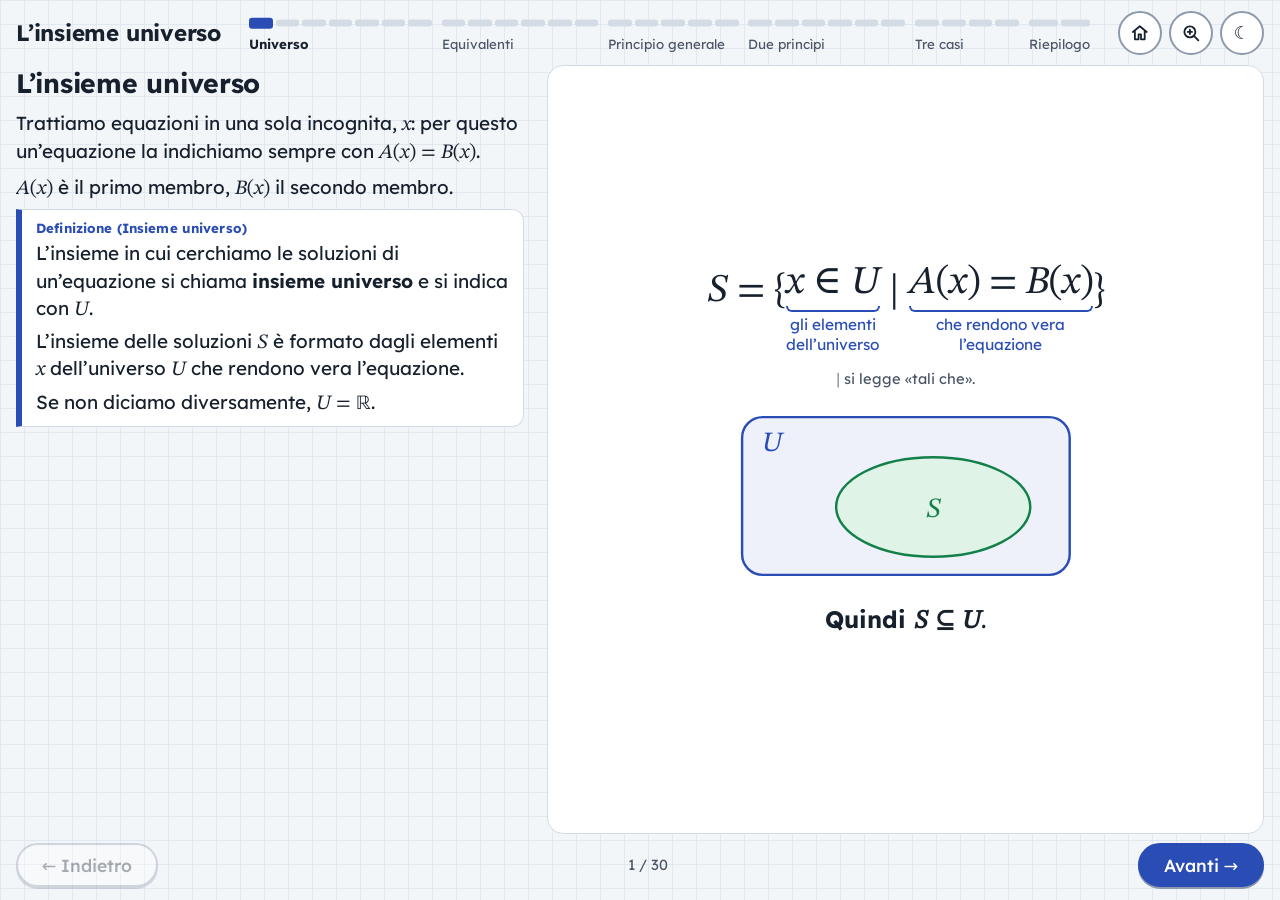
<file: seconda/equazioni/lezione-2.html>
<!DOCTYPE html>
<html lang="it">
<head>
<meta charset="utf-8">
<meta name="viewport" content="width=device-width, initial-scale=1">
<script>try { const r = document.documentElement, t = localStorage.getItem('matematica-tema'), z = localStorage.getItem('matematica-zoom'); if (t === 'dark') r.dataset.theme = 'dark'; if (['115', '130', '150'].includes(z)) r.dataset.zoom = z; } catch (e) {}</script>
<title>Equazioni – Lezione 2: equivalenza e risoluzione</title>
<link rel="stylesheet" href="../../assets/fonts/lezioni.css">
<style>
:root {
	--bg: #F3F6F9;
	--grid: #E2E8EF;
	--panel: #FFFFFF;
	--ink: #17212E;
	--ink2: #4A5566;
	--line: #D3DBE4;
	--acc: #2A4DB5;
	--on-acc: #FFFFFF;
	--acc-fill: rgba(42, 77, 181, 0.08);
	--acc-soft: rgba(42, 77, 181, 0.30);
	--two: #B35C00;
	--in: #13804A;
	--in-bg: #DFF3E7;
	--out: #BE3131;
	--out-bg: #FBE3E3;
	--hl: #FFEFA8;
	--hover: #EAF0F8;
	--chip: #F3F6F9;
	--focus: #2A4DB5;
	--ctl: #8C9AAB;
	--shadow: rgba(0, 0, 0, 0.25);
	--ui: "Lexend", system-ui, "Segoe UI", Roboto, sans-serif;
	--math: "STIX Two Text", "STIX Two Math", "Cambria Math", "DejaVu Serif", "Noto Sans Math", Cambria, "Times New Roman", serif;
}
:root[data-theme="dark"] {
	color-scheme: dark;
	--bg: #0F141A;
	--grid: #19212B;
	--panel: #161D26;
	--ink: #E6EBF1;
	--ink2: #A8B3C0;
	--line: #2A3440;
	--acc: #86A5F7;
	--on-acc: #0F141A;
	--acc-fill: rgba(134, 165, 247, 0.10);
	--acc-soft: rgba(134, 165, 247, 0.34);
	--two: #F2A65A;
	--in: #4FC98C;
	--in-bg: #173327;
	--out: #FF7C7C;
	--out-bg: #3A1D20;
	--hl: #3D3517;
	--hover: #1E2835;
	--chip: #1B232E;
	--focus: #86A5F7;
	--ctl: #56657A;
	--shadow: rgba(0, 0, 0, 0.5);
}

* { box-sizing: border-box; }
[hidden] { display: none !important; }
html { height: 100%; font-size: clamp(14px, min(1.05vw, 1.9vh), 21px); }
body {
	margin: 0; height: 100%;
	background-color: var(--bg);
	background-image: linear-gradient(var(--grid) 1px, transparent 1px), linear-gradient(90deg, var(--grid) 1px, transparent 1px);
	background-size: 24px 24px;
	color: var(--ink); font-family: var(--ui); line-height: 1.4;
}
button { font: inherit; color: inherit; }
:focus-visible { outline: 3px solid var(--focus); outline-offset: 2px; }
.sr { position: absolute; width: 1px; height: 1px; overflow: hidden; clip: rect(0 0 0 0); white-space: nowrap; }

.app { height: 100%; max-width: 1800px; margin: 0 auto; padding: 0.8rem 16px 0.9rem; display: flex; flex-direction: column; gap: 0.7rem; }

/* ---------- barra in alto ---------- */
header.top { display: flex; align-items: center; gap: 0.6rem 2rem; }
h1 { margin: 0; font-size: 1.6rem; font-weight: 700; letter-spacing: -0.01em; min-width: 10.5ch; white-space: nowrap; }
.prog { flex: 1; display: flex; gap: 0.7rem; min-width: 0; }
.pch { flex: var(--n) 1 0; min-width: max-content; display: flex; flex-direction: column; gap: 0.1rem; }
.segs { display: flex; gap: 3px; }
.seg { flex: 1; min-width: 0; height: 1.5rem; padding: 0; border: 0; background: none; cursor: pointer; position: relative; border-radius: 4px; }
.seg::before { content: ""; position: absolute; left: 0; right: 0; top: 50%; height: 0.5rem; transform: translateY(-50%); border-radius: 3px; background: var(--line); }
.seg.done::before { background: var(--acc-soft); }
.seg.cur::before { background: var(--acc); height: 0.75rem; }
.pname { font-size: 0.95rem; color: var(--ink2); white-space: nowrap; overflow: hidden; text-overflow: ellipsis; }
.pch.cur .pname { color: var(--ink); font-weight: 700; }
#theme { flex: none; width: 2.75rem; height: 2.75rem; min-width: 44px; min-height: 44px; border-radius: 50%; border: 2px solid var(--ctl); background: var(--panel); cursor: pointer; font-size: 1.3rem; line-height: 1; padding: 0; }
#theme:hover { border-color: var(--acc); }
.tools { flex: none; display: flex; align-items: center; gap: 0.5rem; position: relative; }   /* il pannello dello zoom si allinea al bordo destro dei due bottoni */
.zmenu { position: static; }
#homeBtn { width: 2.75rem; height: 2.75rem; min-width: 44px; min-height: 44px; border-radius: 50%; border: 2px solid var(--ctl); background: var(--panel); color: var(--ink); display: grid; place-items: center; }
#homeBtn:hover { border-color: var(--acc); }
#homeBtn svg { width: 1.4rem; height: 1.4rem; fill: none; stroke: currentColor; stroke-width: 2.2; stroke-linecap: round; stroke-linejoin: round; }
#zoomBtn { width: 2.75rem; height: 2.75rem; min-width: 44px; min-height: 44px; border-radius: 50%; border: 2px solid var(--ctl); background: var(--panel); cursor: pointer; padding: 0; display: grid; place-items: center; }
#zoomBtn:hover, #zoomBtn[aria-expanded="true"] { border-color: var(--acc); }
#zoomBtn svg { width: 1.45rem; height: 1.45rem; fill: none; stroke: currentColor; stroke-width: 2.2; stroke-linecap: round; stroke-linejoin: round; }
.zpanel { position: absolute; top: calc(100% + 0.6rem); right: 0; z-index: 30; width: min(21rem, calc(100vw - 2rem)); padding: 0.8rem 0.9rem 0.9rem; background: var(--panel); border: 1px solid var(--line); border-radius: 14px; box-shadow: 0 12px 32px var(--shadow); }
.zhead { display: flex; align-items: center; justify-content: space-between; gap: 1rem; margin-bottom: 0.55rem; font-weight: 700; }
.zhead button { width: 2.4rem; height: 2.4rem; min-width: 40px; min-height: 40px; border-radius: 50%; border: 2px solid var(--ctl); background: var(--panel); cursor: pointer; padding: 0; display: grid; place-items: center; }
.zhead button svg { width: 1.1rem; height: 1.1rem; fill: none; stroke: currentColor; stroke-width: 2.4; stroke-linecap: round; }
.zopts { display: grid; grid-template-columns: repeat(4, 1fr); gap: 0.4rem; }
.zopts label { position: relative; display: grid; place-items: center; min-height: 44px; border: 2px solid var(--ctl); border-radius: 10px; cursor: pointer; font-weight: 700; font-variant-numeric: tabular-nums; }
.zopts input { position: absolute; opacity: 0; pointer-events: none; }
.zopts label:has(input:checked) { border-color: var(--acc); background: var(--acc-fill); color: var(--acc); }
.zopts label:has(input:focus-visible) { outline: 3px solid var(--focus); outline-offset: 2px; }
:root[data-zoom="115"] main.step { zoom: 1.15; }
:root[data-zoom="130"] main.step { zoom: 1.3; }
:root[data-zoom="150"] main.step { zoom: 1.5; }

/* ---------- il passo ---------- */
main.step { flex: 1; min-height: 0; display: grid; grid-template-columns: minmax(0, 5fr) minmax(0, 7fr); gap: 1.4rem; }
.left { display: flex; flex-direction: column; gap: 0.75rem; min-height: 0; overflow: auto; padding: 0.2rem 0.3rem 0.2rem 0; }
.left h2 { margin: 0; font-size: 1.9rem; line-height: 1.2; text-wrap: balance; letter-spacing: -0.01em; }
.tag { display: inline-block; vertical-align: 0.3em; margin-left: 0.6rem; padding: 0.1rem 0.65rem; border: 2px solid var(--ctl); border-radius: 999px; font-size: 0.95rem; font-weight: 500; letter-spacing: 0.02em; color: var(--ink2); white-space: nowrap; }
.txt { font-size: 1.35rem; line-height: 1.45; }
.txt p { margin: 0 0 0.45em; }
.txt p:last-child { margin-bottom: 0; }
.def { background: var(--panel); border: 1px solid var(--line); border-left: 6px solid var(--acc); border-radius: 0 12px 12px 0; padding: 0.6rem 1rem 0.7rem; margin-bottom: 0.5em; }
.def .dl { font-size: 0.95rem; letter-spacing: 0.01em; font-weight: 700; color: var(--acc); margin-bottom: 0.15rem; }
.def p { margin: 0 0 0.3em; }
.def .fm { text-align: center; margin: 0.35em 0 0.2em; font-size: 1.1em; }

/* 1.08em: le cifre di STIX hanno la stessa altezza di quelle di Lexend, così i numeri nel testo e nelle formule sono uguali */
.m { font-family: var(--math); font-size: 1.08em; line-height: 1; white-space: nowrap; }
.m .m { font-size: 1em; }
.m i, i.m { font-style: italic; }
.m sup { font-size: 0.64em; line-height: 0; }
.m sub { font-size: 0.64em; line-height: 0; }
b { font-weight: 700; }
.frac { display: inline-flex; flex-direction: column; align-items: stretch; text-align: center; vertical-align: middle; line-height: 1.1; margin: 0 0.1em; }
.frac > span { padding: 0 0.15em; }
.frac > span:first-child { border-bottom: 0.06em solid currentColor; }

.panel { background: var(--panel); border: 1px solid var(--line); border-radius: 16px; padding: 1rem 1.1rem; display: flex; flex-direction: column; gap: 0.8rem; min-height: 0; overflow: auto; }
.fig { flex: 1 1 auto; min-height: 7rem; position: relative; }
.fig > svg { position: absolute; inset: 0; width: 100%; height: 100%; display: block; }
.col > .fig { align-self: stretch; }
.col { flex: 1 0 auto; display: flex; flex-direction: column; align-items: center; justify-content: center; gap: 1.1rem; min-height: 0; }
.ctl { display: flex; gap: 0.8rem; justify-content: center; align-items: center; flex-wrap: wrap; }
.fb { margin: 0; padding: 0.4rem 0.8rem; border-radius: 8px; font-size: 1.25rem; border-left: 5px solid; }
.fb.ok { background: var(--in-bg); border-color: var(--in); }
.fb.no { background: var(--out-bg); border-color: var(--out); }

/* bottoni */
.btn { font-size: 1.25rem; font-weight: 500; min-height: max(3rem, 44px); min-width: max(3rem, 44px); padding: 0 1.2rem; border-radius: 12px; border: 2px solid var(--ctl); background: var(--panel); cursor: pointer; box-shadow: 0 2px 0 var(--ctl); }
.btn:hover:not(:disabled) { border-color: var(--acc); }
.btn:disabled { opacity: 0.4; cursor: default; }
.btn.pri { background: var(--acc); color: var(--on-acc); border-color: var(--acc); box-shadow: 0 2px 0 var(--shadow); }
.btn[aria-pressed="true"] { background: var(--acc); color: var(--on-acc); border-color: var(--acc); }
.btn.opt[aria-pressed="true"] { color: inherit; }
.opt.ok { background: var(--in-bg) !important; border-color: var(--in) !important; color: var(--in) !important; }
.opt.no { background: var(--out-bg) !important; border-color: var(--out) !important; color: var(--out) !important; }
.opt.right:not(.ok) { border-color: var(--in); }
.btn.set { font-family: var(--math); font-size: 1.8rem; min-width: 4rem; }


.msg { margin: 0; min-height: 2.6rem; padding: 0.45rem 1rem; border-radius: 10px; font-size: 1.35rem; text-align: center; background: var(--chip); border-left: 5px solid var(--line); }
.msg.in { background: var(--in-bg); border-left-color: var(--in); }
.msg.out { background: var(--out-bg); border-left-color: var(--out); }
.msg.empty { visibility: hidden; }

.bigf { font-size: 2.6rem; text-align: center; margin: 0; }
.midf { font-size: 1.7rem; text-align: center; margin: 0; }

/* scelta dei valori */
.pl { font-size: 1.6rem; min-width: 2.6ch; text-align: right; margin-right: 0.2rem; }

/* i due membri */
.mems { display: grid; grid-template-columns: minmax(0, 1fr) auto minmax(0, 1fr); align-items: center; gap: 0.7rem; width: 100%; }
.mbox { border: 2px solid var(--line); border-radius: 12px; padding: 0.45rem 0.8rem 0.6rem; background: var(--panel); min-width: 0; text-align: center; }
.mbox .ml { font-size: 1.1rem; color: var(--ink2); }
.mbox .mh { font-size: 1.35rem; margin: 0.15rem 0 0.35rem; }
.mbox.in { border-color: var(--in); background: var(--in-bg); }
.mbox.out { border-color: var(--out); background: var(--out-bg); }
.calc { font-family: var(--math); font-size: 1.6rem; line-height: 1.4; }
.calc .cs { white-space: nowrap; }
.rel { font-family: var(--math); font-size: 2.6rem; line-height: 1; }
.rel.in { color: var(--in); }
.rel.out { color: var(--out); }
.tarr { display: grid; grid-template-columns: minmax(0, 1fr) auto minmax(0, 1fr); align-items: center; gap: 0.7rem; width: 100%; margin: -0.4rem 0; color: var(--acc); font-size: 1.35rem; text-align: center; }
.tarr .rel { visibility: hidden; }

/* tabelle */
.ttw { max-width: 100%; overflow-x: auto; }
.tt { border-collapse: collapse; }
.tt th, .tt td { border: 1px solid var(--line); padding: 0.3rem 0.7rem; text-align: center; }
.tt th { font-weight: 400; font-size: 1.15rem; }
.tt th.rh { text-align: left; }
.tt th.rh .m { font-size: 1.5rem; }
.tt td { font-family: var(--math); font-size: 1.7rem; min-width: 5.5rem; font-variant-numeric: tabular-nums; white-space: nowrap; }
.tt td.in { background: var(--in-bg); color: var(--in); }
.tt td.out { background: var(--out-bg); color: var(--out); font-weight: 700; }
.tt td.vd { font-family: var(--ui); font-size: 1.3rem; font-weight: 700; }
.tt .cb { font-family: var(--math); font-size: 1em; min-width: 3.2rem; min-height: 44px; padding: 0 0.6rem; border: 2px dashed var(--ctl); border-radius: 10px; background: var(--chip); color: var(--ink2); cursor: pointer; }
.tt .cb:hover { border-color: var(--acc); }
.dt { border-collapse: collapse; width: min(100%, 40rem); }
.dt th { font-weight: 400; font-size: 1rem; color: var(--ink2); padding: 0.2rem 0.4rem; border-bottom: 2px solid var(--line); }
.dt th .m { font-size: 1.45rem; color: var(--ink); }
.dt td { padding: 0.35rem 0.4rem; border-bottom: 1px solid var(--line); text-align: center; }
.dt td.v { font-family: var(--math); font-size: 1.4rem; white-space: nowrap; }
.dt td.in { color: var(--in); font-weight: 700; }
.dt td.out { color: var(--out); }

/* passaggi */
.dblk { width: 100%; border: 2px solid var(--line); border-radius: 12px; padding: 0.4rem 1rem 0.55rem; background: var(--panel); }
.dblk .ml { font-size: 1.1rem; color: var(--ink2); }
.drow { display: flex; align-items: baseline; justify-content: space-between; gap: 0.2rem 1rem; flex-wrap: wrap; }
.drow .e { font-family: var(--math); font-size: 1.75rem; line-height: 1.45; }
.drow .e sup, .drow .e sub { font-size: 0.64em; line-height: 0; }
.drow .e i { font-style: italic; }
.drow .why { font-size: 1.25rem; color: var(--ink); }
.drow.hide { visibility: hidden; }
.drow.ok .e, .drow.no .e { background: var(--in-bg); color: var(--in); border-radius: 6px; padding: 0 0.3rem; margin-left: -0.3rem; }
.drow.no .e { background: var(--out-bg); color: var(--out); }
/* esercizi «soluzioni in insiemi diversi» */
.vrow { display: flex; flex-wrap: wrap; align-items: center; justify-content: center; gap: 1rem 2.2rem; }
.exl { display: grid; grid-template-columns: max-content max-content minmax(max-content, 1fr); justify-content: center; gap: 0.55rem 1rem; align-items: center; width: min(100%, 52rem); max-width: 100%; }
.exl .lt { font-weight: 700; font-size: 1.3rem; }
.exl .xf { font-size: 1.3rem; }
.exl .bs { display: flex; gap: 0.5rem; }
.exl .fb { grid-column: 1 / -1; margin-top: -0.25rem; width: 0; min-width: 100%; }
.cx { text-decoration: line-through; text-decoration-color: var(--out); text-decoration-thickness: 0.09em; color: var(--ink2); }
.tn { background: var(--hl); border-radius: 4px; padding: 0 0.12em; }

/* parentesi sotto una parte della formula */
.ub { display: inline-flex; flex-direction: column; align-items: center; vertical-align: top; }
.ub .br { align-self: stretch; height: 0.4rem; border: 2px solid var(--acc); border-top: 0; border-radius: 0 0 8px 8px; margin-top: 0.3rem; }
.ub .lab { font-family: var(--ui); font-size: 1.1rem; font-style: normal; color: var(--acc); white-space: nowrap; margin-top: 0.25rem; line-height: 1.25; }
.cap { font-size: 1.05rem; color: var(--ink2); text-align: center; margin: 0; }

/* schede */
.kgrid { display: grid; grid-template-columns: minmax(0, 1fr) minmax(0, 1fr); gap: 0.8rem; width: 100%; }
.kgrid.three { grid-template-columns: repeat(3, minmax(0, 1fr)); }
.kc { border: 2px solid var(--line); border-radius: 12px; padding: 0.5rem 0.7rem 0.6rem; display: flex; flex-direction: column; align-items: center; justify-content: center; gap: 0.45rem; min-width: 0; text-align: center; }
.kc.in { border-color: var(--in); background: var(--in-bg); }
.kc.out { border-color: var(--out); background: var(--out-bg); }
.kf { font-size: 1.4rem; display: flex; align-items: center; justify-content: center; flex-wrap: wrap; gap: 0.2rem 0.6rem; }
.kt { font-size: 1.05rem; font-family: var(--ui); font-weight: 700; color: var(--acc); background: var(--acc-fill); border-radius: 999px; padding: 0.1rem 0.8rem; }
.kc.in .kv { color: var(--in); }
.kc.out .kv { color: var(--out); }
.kv { font-weight: 700; font-size: 1.2rem; }
.ks { font-size: 1.2rem; font-weight: 500; }
.kw { font-size: 1.05rem; color: var(--ink2); text-align: center; }
button.kc { font: inherit; color: inherit; background: var(--panel); border-color: var(--ctl); box-shadow: 0 2px 0 var(--ctl); cursor: pointer; min-height: 7rem; }
button.kc:hover { border-color: var(--acc); }
button.kc.in, button.kc.out { box-shadow: none; }
button.kc.in { background: var(--in-bg); border-color: var(--in); }
button.kc.out { background: var(--out-bg); border-color: var(--out); }
button.kc > span { display: block; }
button.kc > span.kf { display: flex; }
.kc .qs { font-size: 1.6rem; color: var(--ctl); font-family: var(--math); }
.krs { display: flex; flex-direction: column; gap: 0.3rem; width: 100%; }
.kr { font-size: 1.15rem; text-align: center; padding: 0.25rem 0.6rem; border-radius: 8px; border-left: 4px solid var(--line); background: var(--chip); width: 100%; }
.kr.in { background: var(--panel); border-color: var(--in); }
.kr.out { background: var(--panel); border-color: var(--out); }
.xbox { display: inline-block; border: 2px solid currentColor; border-radius: 6px; padding: 0 0.35em; margin-left: 0.2em; }
.bset { display: inline-flex; align-items: center; vertical-align: middle; }
.bset.tall .br { display: inline-block; transform: scaleY(1.9); margin: 0 0.06em; }

/* riquadro di una formula (come \boxed) */
/* schema ad albero: dal principio generale ai due princìpi */
.tree { display: flex; flex-direction: column; align-items: center; width: 100%; max-width: 54rem; }
.tree .tr { border: 2px solid var(--acc); border-radius: 12px; padding: 0.4rem 1.2rem; font-size: 1.35rem; font-weight: 700; color: var(--acc); background: var(--panel); text-align: center; }
.tree .fork { display: block; width: 50%; height: 2rem; overflow: visible; }
.tree .fork path { fill: none; stroke: var(--acc); stroke-width: 2.5; vector-effect: non-scaling-stroke; }
.bx { display: inline-block; border: 2px solid var(--acc); border-radius: 10px; padding: 0.2em 0.65em; background: var(--panel); }
.midf .bx { line-height: 1.45; }

/* freccia con l'operazione sopra (e, se serve, la freccia di ritorno sotto) */
.xa { display: inline-flex; flex-direction: column; align-items: stretch; vertical-align: middle; margin: 0 0.3em; color: var(--acc); line-height: 1.1; font-style: normal; }
.xa .xt { font-family: var(--math); font-size: 0.72em; text-align: center; padding: 0 0.45em; white-space: nowrap; }
.xa .xr { position: relative; height: 0.08em; min-width: 2.1em; margin: 0.14em 0.34em 0.14em 0; background: currentColor; }
.xa .xr::after { content: ""; position: absolute; top: 50%; right: -0.34em; transform: translateY(-50%); border-left: 0.42em solid currentColor; border-top: 0.21em solid transparent; border-bottom: 0.21em solid transparent; }
.xa .xr.back { margin: 0.14em 0 0.14em 0.34em; }
.xa .xr.back::after { right: auto; left: -0.34em; border-left: 0; border-right: 0.42em solid currentColor; }
.xa .off { visibility: hidden; }
.kc:has(> .kf.rv) { container-type: inline-size; }
.kf.rv { flex-wrap: nowrap; gap: 0; font-size: min(1.6rem, 10.5cqi); }   /* grande sulla LIM, ma dentro la scheda anche con lo zoom */

/* equazioni in catena: andata e ritorno */
.chain { display: flex; align-items: center; justify-content: center; flex-wrap: wrap; gap: 0.5rem 0.2rem; font-size: 1.75rem; }
.chain .m { font-size: 1.15em; }
.eqb { display: inline-flex; flex-direction: column; align-items: center; gap: 0.3rem; border: 2px solid var(--line); border-radius: 12px; padding: 0.35rem 0.9rem 0.45rem; background: var(--panel); }
.eqb .sv { font-size: 0.8em; color: var(--in); }
.eqb.off, .eqb .off { visibility: hidden; }



/* universo e insieme delle soluzioni */
.vu { fill: var(--acc-fill); stroke: var(--acc); stroke-width: 4; }
.vs { fill: var(--in-bg); stroke: var(--in); stroke-width: 4; }
.vl { font-family: var(--math); font-style: italic; font-size: 46px; fill: var(--acc); }
.vl.s { fill: var(--in); }

/* tentativi */
.inp { font-family: var(--math); font-size: 1.6rem; width: 7em; min-height: max(3rem, 44px); padding: 0 0.6rem; border: 2px solid var(--ctl); border-radius: 12px; background: var(--panel); color: var(--ink); }
.inp:hover { border-color: var(--acc); }

/* ---------- navigazione ---------- */
footer.nav { display: flex; justify-content: space-between; align-items: center; gap: 1rem; }
.nb { font-size: 1.25rem; font-weight: 500; min-height: max(3.1rem, 44px); min-width: 44px; padding: 0 1.7rem; border-radius: 999px; border: 2px solid var(--ctl); background: var(--panel); cursor: pointer; box-shadow: 0 2px 0 var(--ctl); }
.nb:hover:not(:disabled) { border-color: var(--acc); }
.nb.pri { background: var(--acc); color: var(--on-acc); border-color: var(--acc); }
.nb:disabled { opacity: 0.35; cursor: default; }
.count { color: var(--ink2); font-size: 1.05rem; font-variant-numeric: tabular-nums; }

/* ---------- SVG ---------- */
svg text { font-family: var(--ui); }
.ax { stroke: var(--ink); stroke-width: 3; }
.tk { stroke: var(--ink); stroke-width: 3; }
.tl { font-size: 30px; fill: var(--ink); text-anchor: middle; font-variant-numeric: tabular-nums; }
.mk-ink { fill: var(--ink); }
.dot { fill: var(--acc); }
.ring { fill: var(--panel); stroke: var(--out); stroke-width: 4; }
.ringin { fill: var(--in); stroke: var(--panel); stroke-width: 3; }
.ringadd { fill: var(--two); stroke: var(--panel); stroke-width: 3; }
.rline { stroke: var(--acc); stroke-width: 7; stroke-linecap: round; opacity: 0.85; }
.sm { font-family: var(--math); font-size: 34px; text-anchor: middle; }
.sm.in { fill: var(--in); }
.sm.out { fill: var(--out); }
.sm.add { fill: var(--two); }
.slab { font-size: 26px; text-anchor: middle; }
.slab.add { fill: var(--two); }
.slab.acc { fill: var(--acc); }
.ks { font-size: 1.2rem; font-weight: 500; }

/* ---------- animazioni ---------- */
.late { animation: appear 0.25s both; }
@keyframes appear { from { opacity: 0; } to { opacity: 1; } }
@media (prefers-reduced-motion: reduce) {
	*, *::before, *::after { animation: none !important; transition: none !important; }
}

/* passi di riepilogo: uno schema a tutta larghezza */
main.step.full { grid-template-columns: minmax(0, 1fr); grid-template-rows: auto minmax(0, 1fr); gap: 0.7rem; }
.step.full .left { overflow: visible; padding: 0; }
.step.full .panel { background: none; border: 0; border-radius: 0; padding: 0.2rem 0.2rem 0.4rem; }
.map { flex: 1 0 auto; display: grid; grid-template-columns: minmax(0, 1fr) 2.6rem minmax(0, 1fr); }
.map.m3 { grid-template-columns: minmax(0, 1fr) 2.6rem minmax(0, 1fr) 2.6rem minmax(0, 1fr); }
.mc { display: grid; place-items: center; }
.mc svg { width: 100%; height: auto; overflow: visible; }
.mc path { fill: none; stroke: var(--acc); stroke-width: 3; }
.mk-acc { fill: var(--acc); }
.mb { min-width: 0; container-type: inline-size; background: var(--panel); border: 1px solid var(--line); border-radius: 16px; padding: 0.9rem 1.1rem 1rem; display: flex; flex-direction: column; gap: 0.75rem; font-size: 1.4rem; }
.mb h3 { margin: 0; font-size: 1.5rem; line-height: 1.2; color: var(--acc); }
.mb p { margin: 0; text-wrap: pretty; }
.mb .mbig { font-size: min(1.75rem, 9cqi); text-align: center; }
.mb .mcen { text-align: center; }
.mt { border-collapse: collapse; width: 100%; font-size: 1.2rem; line-height: 1.25; }
.mt th { text-align: left; font-weight: 500; color: var(--ink2); font-size: 1rem; padding: 0.1rem 0.35rem; border-bottom: 2px solid var(--line); }
.mt td { padding: 0.3rem 0.35rem; border-bottom: 1px solid var(--line); }
.mt tr:last-child td { border-bottom: 0; }
.mres { margin: 0.9rem 0 0; padding: 0.7rem 1.2rem; border: 2px solid var(--acc); border-radius: 14px; background: var(--acc-fill); font-size: 1.45rem; text-align: center; text-wrap: balance; }
.thead { display: flex; align-items: center; justify-content: space-between; gap: 0.5rem 1rem; flex-wrap: wrap; }
.thead .btn { display: inline-flex; align-items: center; gap: 0.5rem; font-size: 1.1rem; min-height: 2.75rem; }
.thead .tacts { display: flex; flex-wrap: wrap; gap: 0.5rem; }
a.btn { text-decoration: none; }
.thead .btn svg { width: 1.3rem; height: 1.3rem; fill: none; stroke: currentColor; stroke-width: 1.8; stroke-linejoin: round; }

/* ---------- schermi stretti ---------- */
@media (max-width: 820px) {
	.exl { grid-template-columns: auto minmax(0, 1fr); justify-content: stretch; }
	.exl .bs { grid-column: 2; flex-wrap: wrap; }   /* sul telefono i bottoni vanno a capo */
	.exl .xf .m { white-space: normal; }
	html, body { height: auto; }
	.app { height: auto; min-height: 100%; }
	header.top { flex-wrap: wrap; }
	h1 { font-size: 1.4rem; min-width: 0; flex: 1; white-space: normal; }
	.prog { order: 3; flex-basis: 100%; }
	.pname { display: none; }
	.pch { min-width: 0; }
	main.step { grid-template-columns: minmax(0, 1fr); }
	.left, .panel { overflow: visible; }
	.panel { padding: 0.8rem 0.7rem; }
	.left h2 { font-size: 1.5rem; }
	.txt { font-size: 1.15rem; }
	.fig { flex: none; min-height: 0; }
	.fig > svg { position: static; height: auto; }
	.bigf { font-size: 1.7rem; }
	.midf { font-size: 1.35rem; }
	.mems { grid-template-columns: minmax(0, 1fr); justify-items: stretch; }
	.mems .rel { text-align: center; }
	.tarr { grid-template-columns: minmax(0, 1fr); margin: 0; }
	.tarr > :not(:first-child) { display: none; }
	.calc { font-size: 1.35rem; }
	.drow .e { font-size: 1.3rem; white-space: normal; }
	.dt td.v { font-size: 1.1rem; padding: 0.3rem 0.15rem; }
	.tt td { font-size: 1.3rem; min-width: 3.4rem; padding: 0.3rem 0.4rem; }
	.tt th.rh .m { font-size: 1.2rem; }
	.kgrid, .kgrid.three { grid-template-columns: minmax(0, 1fr); }
	.tree .fork { display: none; }   /* schede una sotto l'altra: la biforcazione non torna */
	.tree .tr { margin-bottom: 0.8rem; }
	.pl { font-size: 1.4rem; }
	.chain { font-size: 1.2rem; }
	.map, .map.m3 { grid-template-columns: minmax(0, 1fr); }
	.mc { height: 2.6rem; }
	.mc svg { width: 2.6rem; transform: rotate(90deg); }
	.mt { font-size: 1.1rem; }
	.mres { font-size: 1.2rem; }
	footer.nav { position: sticky; bottom: 0; background: var(--bg); padding: 0.5rem 0; }
	.nb { padding: 0 1.1rem; }
}
@media (max-width: 480px) {
	.m { white-space: normal; }
	.tt .m, .bx .m { white-space: nowrap; }   /* la tabella scorre nel suo riquadro */
	.tt th, .tt td { padding: 0.3rem; }   /* sul telefono le tabelle stanno nella larghezza */
	.tt td { font-size: 1.15rem; min-width: 0; }
	.tt th { font-size: 1rem; }
	.tt th .m, .tt th.rh .m { font-size: 1.05rem; }
	.tt td.vd { font-size: 1rem; }
	.bigf { font-size: 1.45rem; }
	.ub .lab { white-space: normal; }
}

/* stampa: solo il riepilogo, un foglio; in verticale righe da 2 riquadri, in orizzontale gli schemi con le frecce */
.print-summary, .ps-land { display: none; }
@media print {
	@page { margin: 0; }   /* orientamento libero; margine 0 = niente intestazioni del browser, il margine è nella sezione */
	:root, :root[data-theme="dark"] {
		color-scheme: light;
		--bg: #F3F6F9; --grid: #E2E8EF; --panel: #FFFFFF; --ink: #17212E; --ink2: #4A5566; --line: #D3DBE4;
		--acc: #2A4DB5; --on-acc: #FFFFFF; --acc-fill: rgba(42, 77, 181, 0.08); --acc-soft: rgba(42, 77, 181, 0.30);
		--two: #B35C00; --in: #13804A; --in-bg: #DFF3E7; --out: #BE3131; --out-bg: #FBE3E3; --hl: #FFEFA8; --hover: #EAF0F8;
		--chip: #F3F6F9; --focus: #2A4DB5; --ctl: #8C9AAB; --shadow: rgba(0, 0, 0, 0.25);
	}
	html { font-size: 8.4pt; height: auto; }
	body { height: auto; background: #FFFFFF; background-image: none; }
	.app { display: none !important; }
	.print-summary { display: block; padding: 8mm; -webkit-print-color-adjust: exact; print-color-adjust: exact; }
	.ps-t { margin: 0 0 2.5mm; font-size: 1.7rem; }
	.ps-row { display: grid; grid-template-columns: minmax(0, 1fr) minmax(0, 1fr); gap: 3mm; margin-bottom: 3mm; break-inside: avoid; }
	.print-summary .map { margin-bottom: 3mm; }
	.print-summary .mb { container-type: normal; break-inside: avoid; gap: 0.65rem; }
	.ps-row:last-child, .print-summary .map:last-child { margin-bottom: 0; }
	.print-summary .mb .mbig { font-size: 1.75rem; }
	.print-summary .mres { margin: 0; }
	.ps-row .mres { display: flex; align-items: center; justify-content: center; font-size: 1.75rem; }
	.print-summary *, .print-summary *::before, .print-summary *::after { animation: none !important; transition: none !important; }
}
@media print and (orientation: landscape) {
	html { font-size: 8.3pt; }
	.ps-port { display: none; }
	.ps-land { display: block; }
	.ps-land .map.m3 { grid-template-columns: minmax(0, 1fr) 2rem minmax(0, 1fr) 2rem minmax(0, 1fr); }
	.ps-land .map:not(.m3) { grid-template-columns: minmax(0, 1fr) 2rem minmax(0, 1fr); }
	.ps-land .mres { margin-top: 3mm; }
}
</style>
</head>
<body>

<svg width="0" height="0" style="position:absolute" aria-hidden="true" focusable="false">
	<defs>
		<marker id="ah-ink" viewBox="0 0 10 10" refX="6" refY="5" markerWidth="6" markerHeight="6" orient="auto"><path class="mk-ink" d="M0,0 L10,5 L0,10 z"/></marker>
		<marker id="ah-acc" viewBox="0 0 10 10" refX="7" refY="5" markerWidth="4.5" markerHeight="4.5" orient="auto"><path class="mk-acc" d="M0,0 L10,5 L0,10 z"/></marker>
	</defs>
</svg>

<div class="app">
	<header class="top">
		<h1 id="h1">L’insieme universo</h1>
		<nav class="prog" id="prog" aria-label="Avanzamento"></nav>
		<div class="tools">
		<a id="homeBtn" href="../../index.html" aria-label="Tutte le lezioni" title="Tutte le lezioni" hidden><svg viewBox="0 0 24 24" aria-hidden="true"><path d="M3.5 11 12 4l8.5 7M6 9v11h4.5v-6h3v6H18V9"/></svg></a>
		<div class="zmenu" id="zmenu">
			<button type="button" id="zoomBtn" aria-label="Dimensione dei contenuti" title="Dimensione dei contenuti" aria-haspopup="dialog" aria-expanded="false" aria-controls="zpanel">
				<svg viewBox="0 0 24 24" aria-hidden="true"><circle cx="10.5" cy="10.5" r="6.5"/><path d="M15.3 15.3 20.5 20.5M8 10.5h5M10.5 8v5"/></svg>
			</button>
			<section class="zpanel" id="zpanel" role="dialog" aria-labelledby="ztitle" hidden>
				<div class="zhead"><span id="ztitle">Dimensione dei contenuti</span><button type="button" id="zclose" aria-label="Chiudi"><svg viewBox="0 0 24 24" aria-hidden="true"><path d="M7 7 17 17M17 7 7 17"/></svg></button></div>
				<div class="zopts">
					<label><input type="radio" name="zoomLevel" value="100" checked>100%</label>
					<label><input type="radio" name="zoomLevel" value="115">115%</label>
					<label><input type="radio" name="zoomLevel" value="130">130%</label>
					<label><input type="radio" name="zoomLevel" value="150">150%</label>
				</div>
			</section>
		</div>
		<button type="button" id="theme" aria-label="Attiva il tema scuro" title="Tema scuro"><span id="themeGlyph" aria-hidden="true">☾</span></button>
		</div>
	</header>
	<main class="step" id="main">
		<section class="left" id="left" aria-live="off"></section>
		<section class="panel" id="stage"></section>
		<p class="sr" id="live" aria-live="polite"></p>
	</main>
	<footer class="nav">
		<button type="button" class="nb" id="prev">← Indietro</button>
		<span class="count" id="count"></span>
		<button type="button" class="nb pri" id="next">Avanti →</button>
	</footer>
</div>

<!-- Conti mostrati nella pagina: funzioni pure, controllate anche fuori dal browser (C.check()). -->
<script id="calc">
const C = (() => {
	const n = v => v < 0 ? '−' + (-v) : String(v + 0);          // segno meno vero (e niente «−0»)
	const p = v => v < 0 ? '(' + n(v) + ')' : n(v);             // negativi tra parentesi
	const sq = (s, k = 2) => `${s}<sup>${k}</sup>`;
	const eq = (...t) => t.join(' = ');
	const frac = (a, b) => `<span class="frac"><span>${a}</span><span>${b}</span></span>`;
	const R = (v, t) => ({ v, t });
	const SETS = ['N', 'Z', 'Q', 'R'];
	const inSet = (v, s) => s === 'N' ? Number.isInteger(v) && v >= 0 : s === 'Z' ? Number.isInteger(v) : true;
	const setH = vals => vals.length ? `{${vals.map(n).join(', ')}}` : '∅';
	const range = (a, b) => Array.from({ length: b - a + 1 }, (_, i) => a + i);
	// soluzioni intere di A(x) = B(x) cercate tra −20 e 20 (per le equazioni di questa lezione bastano)
	const solve = (A, B, xs = range(-20, 20)) => xs.filter(x => A(x) === B(x));
	const sq9 = x => R(x * x, eq(sq(p(x)), x * x));

	// frazioni esatte {a, b}, ridotte, con b > 0
	const gcd = (a, b) => b ? gcd(b, a % b) : Math.abs(a);
	const Q = (a, b = 1) => { if (b < 0) { a = -a; b = -b; } const g = gcd(a, b) || 1; return { a: a / g, b: b / g }; };
	const qadd = (x, y) => Q(x.a * y.b + y.a * x.b, x.b * y.b);
	const qmul = (x, y) => Q(x.a * y.a, x.b * y.b);
	const qcmp = (x, y) => Math.sign(x.a * y.b - y.a * x.b);
	const qh = x => x.b === 1 ? n(x.a) : (x.a < 0 ? '−' : '') + frac(Math.abs(x.a), x.b);
	// numero scritto dai ragazzi (16, −3, 16,5 oppure 133/8) → frazione; null se non è un numero
	function parseQ(s) {
		s = String(s).trim().replace(/−/g, '-').replace(/\s+/g, '');
		let r = /^(-?)(\d{1,6})(?:[.,](\d{1,4}))?$/.exec(s);
		if (r) { const d = r[3] || ''; return Q((r[1] ? -1 : 1) * Number(r[2] + d), 10 ** d.length); }
		r = /^(-?\d{1,6})\/(\d{1,6})$/.exec(s);
		return r && +r[2] > 0 ? Q(+r[1], +r[2]) : null;
	}
	// valore decimale con la virgola, due cifre: «= …» se è esatto, «≈ …» se è arrotondato
	function qdec(x) {
		const r = Math.round(x.a / x.b * 100);
		return `${qcmp(Q(r, 100), x) === 0 ? '=' : '≈'} ${n(r / 100).replace('.', ',')}`;
	}

	// x + x/7 = 19: la soluzione 133/8 non si trova a tentativi
	const AGG = (() => {
		const L = x => qadd(x, qmul(x, Q(1, 7)));
		const sol = Q(19 * 7, 8), s7 = qmul(sol, Q(1, 7));      // 8x/7 = 19 → x = 133/8;  x/7 = 19/8
		return { L, sol, s7, t: eq(`${qh(sol)} + ${qh(s7)}`, frac(sol.a + s7.a, sol.b), n(qcmp(L(sol), Q(19)) === 0 ? 19 : NaN)) };
	})();
	// la stessa equazione resa sempre più semplice (ogni riga ha S = {133/8})
	const CHAIN = [
		x => qcmp(AGG.L(x), Q(19)) === 0,                  // x + x/7 = 19
		x => qcmp(qmul(Q(7), AGG.L(x)), Q(7 * 19)) === 0,  // 7(x + x/7) = 7 · 19
		x => qcmp(qadd(qmul(Q(7), x), x), Q(133)) === 0,   // 7x + x = 133
		x => qcmp(qmul(Q(8), x), Q(133)) === 0,            // 8x = 133
		x => qcmp(x, Q(133, 8)) === 0                      // x = 133/8
	];

	// esempio guida: 3x − 2 = 7, soluzione 3
	const A3 = x => 3 * x - 2;
	const GUIDE = { S: solve(A3, () => 7), S2: solve(x => 3 * x, () => 9), A0: A3(3), T0: A3(3) + 2, At: eq('3 · 3 − 2', A3(3)) };
	// la stessa operazione T sui due membri, con x = 3 (i due membri valgono 7)
	const TOPS = [
		{ k: 'p', lab: 'aggiungo 2', op: '+ 2', T: v => v + 2, h: s => `${s} + 2`, A: '3x − 2 + 2', B: '7 + 2' },
		{ k: 'm', lab: 'moltiplico per 3', op: '· 3', T: v => 3 * v, h: (s, e) => `3 · ${e ? `(${s})` : s}`, A: '3(3x − 2)', B: '3 · 7' },
		{ k: 's', lab: 'elevo al quadrato', op: 'al quadrato', T: v => v * v, h: (s, e) => sq(e ? `(${s})` : s), A: '(3x − 2)^2', B: '7^2' }
	].map(o => ({ ...o, v: o.T(A3(3)), At: eq(o.h('3 · 3 − 2', true), o.h('7'), o.T(A3(3))), Bt: eq(o.h('7'), o.T(7)) }));
	// x = 1 e x² = 1
	const SQ1 = { S1: solve(x => x, () => 1), S2: solve(x => x * x, () => 1) };
	// reversibile o no
	const REV = { p2: [5, 5 + 2, 5 + 2 - 2], t3: [5, 5 * 3, 5 * 3 / 3], sq: [[1, 1 * 1], [-1, (-1) * (-1)]], z: [3 * 0, 5 * 0] };
	// i princìpi: x + 5 = 12, 3x = 9, x = 3 per 0
	const P1 = { S: solve(x => x + 5, () => 12), d: 12 - 5 };
	const P2 = { S: solve(x => 3 * x, () => 9), d: 9 / 3 };
	const ZERO = { S: solve(x => x, () => 3), all: range(-20, 20).every(x => x * 0 === 3 * 0) };
	// esercizi a, b, c
	const HOW = [
		{ A: x => x - 4, B: () => 6, S: [10], chk: R(6, eq('10 − 4', 10 - 4)) },
		{ A: x => x + 5, B: x => x, S: [] },
		{ A: x => 2 * (x + 3), B: x => 2 * x + 6, S: 'U' }
	];
	const mul = (a, x, xs = p(x)) => R(a * x, eq(`${a} · ${xs}`, n(a * x)));
	// esercizi «soluzioni in insiemi diversi» (spostati dalla lezione 1)
	const PT4chk = [R(-14, eq('2 · (−7)', '−14')), R(2, eq(`5 · ${frac(2, 5)}`, 2)), [R(5, eq(sq('(−√5)'), 5)), R(5, eq(sq('(√5)'), 5))]];
	const PT4 = [
		{ f: '2x = −14', test: x => 2 * x === -14, sol: -7, h: '−7', why: {
			N: [mul(2, 0)], Z: [mul(2, -7)], Q: [mul(2, -7)] } },
		{ f: '5x = 2', test: x => 5 * x === 2, sol: 2 / 5, h: frac(2, 5), why: {
			N: [0, 1].map(x => mul(5, x)), Z: [-1, 0, 1].map(x => mul(5, x)), Q: [mul(5, 2 / 5, frac(2, 5))] } },
		{ f: 'x^2 = 5', h: '−√5, √5' }
	];
	// il segno del numero davanti alla x: −2x = 10, −x = 16
	const SIGN = { a: solve(x => -2 * x, () => 10)[0], b: solve(x => -x, () => 16)[0] };

	// equivalenti in quale universo? Le soluzioni reali di ciascuna; in ogni U si tengono quelle che stanno in U
	const EQV = [
		{ e: ['5x − 2 = 18', 'x^2 = 16'], sol: [[4], [-4, 4]], pat: 'N' },
		{ e: ['2x = 1', '3x = 2'], sol: [[{ v: 1 / 2, h: frac(1, 2) }], [{ v: 2 / 3, h: frac(2, 3) }]], pat: 'NZ' },
		{ e: ['x + 5 = 2', '2x = −6'], sol: [[-3], [-3]], pat: 'NZQR' }
	].map(E => {
		const sol = E.sol.map(L => L.map(q => typeof q === 'number' ? { v: q, h: n(q) } : q));
		const U = Object.fromEntries(SETS.map(s => {
			const [S1, S2] = sol.map(L => L.filter(q => inSet(q.v, s)));
			return [s, { S1, S2, eq: S1.length === S2.length && S1.every((q, i) => q.v === S2[i].v) }];
		}));
		return { ...E, sol, U };
	});
	const WHERE = { f: 'x^2 = 9', sols: [-3, 3], why: { N: [sq9(3)], Z: [sq9(3), sq9(-3)], Q: [sq9(3), sq9(-3)], R: [sq9(3), sq9(-3)] } };
	const WHERE2 = { f: 'x^2 = 2', sols: [{ v: -Math.SQRT2, h: '−√2' }, { v: Math.SQRT2, h: '√2' }],
		why: { N: [], Z: [], Q: [], R: [R(2, eq(sq('(√2)'), 2)), R(2, eq(sq('(−√2)'), 2))] },
		// 2 sta tra 1² e 2²: nessun naturale (o intero) ha quadrato 2
		note: { N: `<span class="m">${eq(sq(0), 0)}</span> e <span class="m">${eq(sq(1), 1)}</span> sono minori di 2.<br>Da 2 in poi i quadrati sono <span class="m">${eq(sq(2), 4)}</span>, <span class="m">${eq(sq(3), 9)}</span>, …: tutti maggiori di 2.<br><b>Quindi nessun numero naturale ha quadrato 2</b>.`,
			Z: `<span class="m">${eq(sq(0), 0)}</span>, <span class="m">${eq(sq(1), 1)}</span> e <span class="m">${eq(sq('(−1)'), 1)}</span> sono minori di 2.<br>Gli altri interi hanno quadrati <span class="m">${eq(sq(2), sq('(−2)'), 4)}</span>, <span class="m">${eq(sq(3), sq('(−3)'), 9)}</span>, …: tutti maggiori di 2.<br><b>Quindi nessun numero intero ha quadrato 2</b>.`,
			Q: 'nessuna frazione ha per quadrato 2', R: '' } };
	// S nei quattro universi
	const UTAB = [
		{ f: 'x^2 = 9', S: Object.fromEntries(SETS.map(s => [s, setH(WHERE.sols.filter(v => inSet(v, s)))])) },
		{ f: 'x^2 = 2', S: Object.fromEntries(SETS.map(s => [s, s === 'R' ? `{${WHERE2.sols.map(q => q.h).join(', ')}}` : '∅'])) }
	];

	// controllo di tutti i numeri mostrati: restituisce l'elenco di ciò che non torna
	function check() {
		const bad = [], ok = (c, s) => { if (!c) bad.push(s); };
		const same = (a, b) => JSON.stringify(a) === JSON.stringify(b);
		const xs = range(-20, 20);
		ok(WHERE.sols.every(x => x * x === 9) && same(solve(x => x * x, () => 9), [-3, 3]), 'x² = 9');
		ok(WHERE2.sols.every(q => Math.abs(q.v * q.v - 2) < 1e-12), 'x² = 2');
		ok(UTAB[0].S.N === '{3}' && UTAB[0].S.Z === '{−3, 3}' && UTAB[1].S.Q === '∅', 'tabella U');
		ok(AGG.sol.a === 133 && AGG.sol.b === 8 && AGG.s7.a === 19 && AGG.s7.b === 8 && AGG.sol.a + AGG.s7.a === 152 && 152 / 8 === 19, 'x + x/7 = 19');
		ok(CHAIN.every(t => t(AGG.sol)) && !CHAIN.some(t => t(Q(16))), 'catena 133/8');
		ok(same(GUIDE.S, [3]) && same(GUIDE.S2, [3]) && GUIDE.A0 === 7 && GUIDE.T0 === 9 && 9 - 2 === 7, '3x − 2 = 7');
		ok(same(TOPS.map(o => o.v), [9, 21, 49]), 'operazioni T');
		ok(same(SQ1.S1, [1]) && same(SQ1.S2, [-1, 1]), 'x = 1 → x² = 1');
		ok(same(REV.p2, [5, 7, 5]) && same(REV.t3, [5, 15, 5]) && REV.sq[0][1] === REV.sq[1][1] && same(REV.z, [0, 0]), 'reversibili');
		ok(same(P1.S, [7]) && P1.d === 7 && same(P2.S, [3]) && P2.d === 3, 'princìpi');
		ok(same(ZERO.S, [3]) && ZERO.all, 'per 0');
		ok(same(solve(HOW[0].A, HOW[0].B), [10]) && HOW[0].chk.v === 6, 'esercizio a');
		ok(solve(HOW[1].A, HOW[1].B).length === 0 && xs.every(x => HOW[1].A(x) - HOW[1].B(x) === 5), 'esercizio b');
		ok(solve(HOW[2].A, HOW[2].B).length === xs.length, 'esercizio c');
		ok(PT4[0].test(-7) && PT4[1].test(2 / 5) && PT4chk[0].v === -14 && PT4chk[1].v === 2 && PT4chk[2].every(q => q.v === 5), 'soluzioni in insiemi diversi');
		ok(SIGN.a === -5 && SIGN.b === -16, 'segno');
		ok(same(solve(x => 5 * x - 2, () => 18), [4]) && same(solve(x => x * x, () => 16), [-4, 4]), 'equivalenti a');
		ok(solve(x => 2 * x, () => 1).length === 0 && solve(x => 3 * x, () => 2).length === 0 && 2 * (1 / 2) === 1 && Math.abs(3 * (2 / 3) - 2) < 1e-12, 'equivalenti b');
		ok(same(solve(x => x + 5, () => 2), [-3]) && same(solve(x => 2 * x, () => -6), [-3]), 'equivalenti c');
		ok(EQV.every(E => SETS.filter(s => E.U[s].eq).join('') === E.pat), 'equivalenti: in quali universi');
		ok(qcmp(parseQ('16,625'), Q(133, 8)) === 0 && qcmp(parseQ('133/8'), Q(133, 8)) === 0 && parseQ('ciao') === null && parseQ('1/0') === null, 'lettura dei numeri');
		ok(qdec(AGG.L(Q(16))) === '≈ 18,29' && qdec(AGG.L(Q(133, 8))) === '= 19', 'decimali');
		return bad;
	}

	return { n, p, sq, frac, SETS, inSet, setH, Q, qh, qcmp, qdec, parseQ, AGG, CHAIN, GUIDE, TOPS, SQ1, REV, P1, P2, ZERO, HOW, PT4, PT4chk, SIGN, EQV, WHERE, WHERE2, UTAB, check };
})();
</script>

<script>
(() => {
	'use strict';
	const $ = id => document.getElementById(id);
	const root = document.documentElement;

	// ---------- tema: chiaro di default, la scelta resta salvata ----------
	function applyTheme(dark, save) {
		root.dataset.theme = dark ? 'dark' : 'light';
		$('themeGlyph').textContent = dark ? '☀' : '☾';
		$('theme').setAttribute('aria-label', dark ? 'Attiva il tema chiaro' : 'Attiva il tema scuro');
		$('theme').title = dark ? 'Tema chiaro' : 'Tema scuro';
		if (save) { try { localStorage.setItem('matematica-tema', dark ? 'dark' : 'light'); } catch (e) {} }
	}
	let saved = null;
	try { saved = localStorage.getItem('matematica-tema'); } catch (e) {}
	applyTheme(saved === 'dark', false);
	$('theme').addEventListener('click', () => applyTheme(root.dataset.theme !== 'dark', true));

	// ---------- dimensione dei contenuti (zoom del passo), scelta salvata ----------
	const zInputs = [...document.querySelectorAll('[name="zoomLevel"]')];
	function applyZoom(v, save) {
		const z = ['100', '115', '130', '150'].includes(v) ? v : '100';
		root.dataset.zoom = z;
		zInputs.forEach(i => { i.checked = i.value === z; });
		if (save) { try { localStorage.setItem('matematica-zoom', z); } catch (e) {} }
	}
	let zSaved = null;
	try { zSaved = localStorage.getItem('matematica-zoom'); } catch (e) {}
	applyZoom(zSaved, false);
	zInputs.forEach(i => i.addEventListener('change', () => { if (i.checked) applyZoom(i.value, true); }));
	function setZoomMenu(open, back) {
		$('zpanel').hidden = !open;
		$('zoomBtn').setAttribute('aria-expanded', String(open));
		if (open) (zInputs.find(i => i.checked) || zInputs[0]).focus();
		else if (back) $('zoomBtn').focus();
	}
	$('zoomBtn').addEventListener('click', () => setZoomMenu($('zpanel').hidden));
	$('zclose').addEventListener('click', () => setZoomMenu(false, true));
	document.addEventListener('pointerdown', e => { if (!$('zpanel').hidden && !$('zmenu').contains(e.target)) setZoomMenu(false, false); });
	document.addEventListener('keydown', e => { if (e.key === 'Escape' && !$('zpanel').hidden) { e.preventDefault(); setZoomMenu(false, true); } }, true);

	// ---------- piccoli aiuti per il testo ----------
	const m = s => `<span class="m">${s}</span>`;
	// lettere in corsivo, potenze in apice, indici in pedice (x_0 → x₀); solo formule, mai testo o HTML
	const F = s => s.replace(/[abctxyABEPSTU]/g, '<i>$&</i>').replace(/\^(\d)/g, '<sup>$1</sup>').replace(/_(\d)/g, '<sub>$1</sub>');
	const f = s => m(F(s));
	const P = s => `<p>${s}</p>`;
	const DL = (lab, s) => `<div class="def"><div class="dl">${lab}</div>${s}</div>`;
	const FM = s => `<p class="fm">${s}</p>`;
	const SYM = { N: 'ℕ', Z: 'ℤ', Q: 'ℚ', R: 'ℝ' };
	const NAME = { N: 'numeri naturali', Z: 'numeri interi', Q: 'numeri razionali', R: 'numeri reali' };
	const NN = m('ℕ'), ZZ = m('ℤ'), QQ = m('ℚ'), RR = m('ℝ');
	const bset = (inner, o = '{', c = '}') => `<span class="bset${inner.includes('class="frac"') ? ' tall' : ''}"><span class="br">${o}</span><span>${inner}</span><span class="br">${c}</span></span>`;
	const msg = (h, c = '') => `<p class="msg ${h ? c : 'empty'}">${h || '&nbsp;'}</p>`;
	const fig = (W, H, inner, label, cls = '') => `<div class="fig ${cls}"><svg viewBox="0 0 ${W} ${H}" role="group" aria-label="${label}">${inner}</svg></div>`;
	const calc = t => `<span class="calc">${t.split(' = ').map((s, i) => `<span class="cs">${i ? '= ' : ''}${s}</span>`).join(' ')}</span>`;
	const ub = (e, lab) => `<span class="ub"><span class="e">${e}</span><span class="br"></span><span class="lab">${lab}</span></span>`;
	// due membri affiancati, con = in mezzo
	const mems = (L, R) => `<div class="mems">
		<div class="mbox in">${L.lab ? `<div class="ml">${L.lab}</div>` : ''}<div class="mh">${L.h}</div>${calc(L.t)}</div>
		<span class="rel in" role="img" aria-label="uguale">=</span>
		<div class="mbox in">${R.lab ? `<div class="ml">${R.lab}</div>` : ''}<div class="mh">${R.h}</div>${calc(R.t)}</div></div>`;
	// passaggi scoperti uno alla volta
	const drow = (e, why, show, cls = '') => `<div class="drow ${show ? cls : 'hide'}"${show ? '' : ' aria-hidden="true"'}><span class="e">${e}</span><span class="why">${why}</span></div>`;
	const rows = (k, list, lab = '', okLast = '') => `<div class="dblk">${lab ? `<div class="ml">${lab}</div>` : ''}${list.map(([e, w], j) => drow(typeof e === 'string' ? F(e) : e.h, w, j <= k, okLast && j === list.length - 1 ? okLast : '')).join('')}</div>`;
	const nextCtl = (k, max, lab = 'Ricomincia') => `<div class="ctl"><button type="button" class="btn pri" data-act="next" data-k="next"${k >= max ? ' disabled' : ''}>passaggio successivo</button><button type="button" class="btn" data-act="reset" data-k="reset" aria-label="${lab}">↺</button></div>`;
	const stepAct = max => (st, a) => { st.k = a === 'next' ? Math.min(max, st.k + 1) : 0; };
	const tn = s => `<span class="tn">${s}</span>`;
	// divisioni scritte come frazioni (in seconda niente «:» nei calcoli)
	const fr = (a, b) => C.frac(F(a), F(b));
	const frEq = (a, b, c, d) => ({ h: `${fr(a, b)} = ${fr(c, d)}` });
	const bx = s => `<span class="bx">${s}</span>`;
	// freccia con l'operazione sopra; con due etichette: andata sopra, ritorno sotto
	const xa = t => `<span class="xa"><span class="xt">${t}</span><span class="xr"></span><span class="xt">&nbsp;</span></span>`;
	const xab = (t, b, s1 = true, s2 = true) => `<span class="xa"><span class="xt${s1 ? '' : ' off'}">${t}</span><span class="xr${s1 ? '' : ' off'}"></span><span class="xr back${s2 ? '' : ' off'}"></span><span class="xt${s2 ? '' : ' off'}">${b}</span></span>`;
	const eqb = (e, sv = '', show = true, svShow = true) => `<span class="eqb${show ? '' : ' off'}">${e}${sv ? `<span class="sv${svShow ? '' : ' off'}">${sv}</span>` : ''}</span>`;
	const setS = (vals, h = C.n) => vals.length ? `{${vals.map(h).join(', ')}}` : '∅';
	const SS = (i, vals) => m(`${F(`S_${i}`)} = ${setS(vals)}`);
	const why = rs => rs.map(r => m(r.t)).join(', ');
	const setBtns = (act, on, keys) => `<div class="ctl">${keys.map(k => `<button type="button" class="btn set" data-act="${act}" data-v="${k}" data-k="${act}${k}" aria-pressed="${on(k)}" aria-label="${NAME[k]}">${SYM[k]}</button>`).join('')}</div>`;
	// schede da scoprire: davanti sempre visibile, dietro dopo il tocco
	const card = (st, i, front, back, cls = 'in', hid = '?') => `<button type="button" class="kc ${st.open[i] ? cls : ''}" data-act="o" data-v="${i}" data-k="o${i}" aria-expanded="${!!st.open[i]}">${front}${st.open[i] ? back : `<span class="qs">${hid}</span>`}</button>`;
	const openAct = (st, a, v) => { st.open[v] = 1; };
	const ORD = C.SETS;
	const sost = x => `Sostituendo <span class="xbox">${m(`${F('x')} = ${C.n(x)}`)}</span>`;
	// esercizio: una riga per voce, risposta subito
	const quiz = (st, items, opts, cls = '') => `<div class="exl">${items.map((it, i) => {
		const a = st.ans[i], ok = a === it.ans;
		return `<span class="lt">${'abcd'[i]}.</span><span class="xf">${it.h ?? f(it.f)}</span><span class="bs">${opts.map(([t, v]) =>
			`<button type="button" class="btn opt ${cls} ${a === v ? (ok ? 'ok' : 'no') : ''} ${a != null && v === it.ans ? 'right' : ''}" data-act="ans" data-v="${i},${v}" data-k="a${i}-${v}" aria-pressed="${a === v}">${t}</button>`).join('')}</span>` +
			(a != null ? `<p class="fb ${ok ? 'ok' : 'no'}">${it.fb}</p>` : '');
	}).join('')}</div>`;
	const ansAct = (st, a, v) => { const [i, x] = v.split(','); st.ans[+i] = x; };

	// ---------- retta dei numeri ----------
	function nline(o) {
		const { n0, n1, x0, x1, y } = o, k = (x1 - x0) / (n1 - n0), X = v => x0 + (v - n0) * k;
		let s = `<line class="ax" x1="${x0 - 0.6 * k}" y1="${y}" x2="${x1 + 0.75 * k}" y2="${y}" marker-end="url(#ah-ink)"/>`;
		for (let v = n0; v <= n1; v++) {
			const x = X(v);
			s += `<line class="tk" x1="${x}" y1="${y - 11}" x2="${x}" y2="${y + 11}"/><text class="tl" x="${x}" y="${y + 51}">${C.n(v)}</text>`;
		}
		return { s, X, k };
	}
	// soluzioni sulla retta: punti verdi, quelli aggiunti arancioni; full = tutta la retta
	function solLine(pts, full, label) {
		const L = nline({ n0: -4, n1: 4, x0: 110, x1: 870, y: 150 }), X = L.X;
		let g = L.s;
		if (full) g += `<line class="rline" x1="${X(-4) - 0.5 * L.k}" y1="150" x2="${X(4) + 0.5 * L.k}" y2="150"/><text class="slab acc" x="${X(0)}" y="60">tutti i numeri</text>`;
		for (const q of pts) {
			const c = q.add ? 'add' : 'in';
			g += `<circle class="${q.add ? 'ringadd' : 'ringin'}" cx="${X(q.v)}" cy="150" r="11"/><text class="sm ${c}" x="${X(q.v)}" y="105">${C.n(q.v)}</text>` +
				(q.add ? `<text class="slab add" x="${X(q.v)}" y="60">aggiunta</text>` : '');
		}
		return fig(1000, 225, g, label);
	}

	// ---------- dove cerchiamo: un'equazione, le sue soluzioni sulla retta e S nell'universo scelto ----------
	function whereView(st, which) {
		const s = st.s, L = nline({ n0: -4, n1: 4, x0: 110, x1: 870, y: 170 }), X = L.X;
		let g = L.s;
		if (s === 'R') g += `<line class="rline" x1="${X(-4) - 0.5 * L.k}" y1="170" x2="${X(4) + 0.5 * L.k}" y2="170"/>`;   // in ℝ la retta è piena
		else {
			// in ℚ tutte le frazioni con denominatore fino a 8: fitte e non equidistanti
			const pts = new Set();
			if (s === 'Q') { for (let d = 1; d <= 8; d++) for (let k = -4 * d; k <= 4 * d; k++) pts.add(k / d); }
			else for (let v = s === 'N' ? 0 : -4; v <= 4; v++) pts.add(v);
			for (const v of pts) g += `<circle class="dot" cx="${X(v)}" cy="170" r="${Number.isInteger(v) ? 8 : 2.5}"/>`;
		}
		let ff, Sh, ww, ok;
		if (which === 0) {
			const e = C.WHERE;
			for (const v of e.sols) {
				const o = C.inSet(v, s), x = X(v);
				g += `<circle class="${o ? 'ringin' : 'ring'}" cx="${x}" cy="170" r="10"/><text class="sm ${o ? 'in' : 'out'}" x="${x}" y="100">${C.n(v)}</text>`;
			}
			const S = e.sols.filter(v => C.inSet(v, s)), t = s === 'N' ? `${m('−3')} non è in ${NN}` : '';
			ff = e.f; Sh = setS(S); ww = why(e.why[s]) + (t ? ': ' + t : ''); ok = S.length > 0;
		} else {
			const e = C.WHERE2;
			ok = s === 'R';
			for (const q of e.sols) {
				const x = X(q.v);
				g += `<circle class="${ok ? 'ringin' : 'ring'}" cx="${x}" cy="170" r="10"/><text class="sm ${ok ? 'in' : 'out'}" x="${x}" y="100">${q.h}</text>`;
			}
			const w = why(e.why[s]), t = e.note[s];
			ff = e.f; Sh = ok ? `{${e.sols.map(q => q.h).join(', ')}}` : '∅'; ww = w + (w && t ? ': ' : '') + (t || '');
		}
		return setBtns('s', k => k === s, ['N', 'Z', 'Q', 'R']) + fig(1000, 250, g, 'le soluzioni sulla retta dei numeri') +
			`<div class="col"><div class="kc ${ok ? 'in' : 'out'}" style="width:min(100%,36rem)"><div class="kf">${f(ff)}</div><div class="ks">Con ${f(`U = ${SYM[s]}`)}, ${m(`${F('S')} = ${Sh}`)}</div><div class="kw">${ww}</div></div></div>`;
	}

	// U con dentro S (anche piccolo, per le inclusioni)
	const venn = () => `<div class="fig" style="max-height:13rem"><svg viewBox="0 0 1000 300" role="img" aria-label="l’insieme delle soluzioni S dentro l’insieme universo U">
		<rect class="vu" x="230" y="20" width="540" height="260" rx="34"/><text class="vl" x="262" y="76">U</text>
		<ellipse class="vs" cx="545" cy="168" rx="160" ry="82"/><text class="vl s" x="545" y="184" text-anchor="middle">S</text></svg></div>`;

	// ---------- i passi ----------
	const CH = [
		['L’insieme universo', 'Universo'],
		['Equazioni equivalenti', 'Equivalenti'],
		['Il principio generale di equivalenza', 'Principio generale'],
		['I due princìpi', 'Due princìpi'],
		[`Che cosa può succedere a ${f('S')}?`, 'Tre casi'],
		['Riepilogo', 'Riepilogo']
	];
	const plain = s => s.replace(/<[^>]+>/g, '');
	const MAP_ARROW = '<span class="mc" aria-hidden="true"><svg viewBox="0 0 48 24"><path d="M4,12 H38" marker-end="url(#ah-acc)"/></svg></span>';
	const G = C.GUIDE, SOLH = C.qh(C.AGG.sol);
	const AGGF = `${F('x')} + ${C.frac(F('x'), 7)} = 19`;

	// gli esercizi a, b, c: i passaggi, la domanda finale e la risposta
	const EXR = [
		{ f: 'x − 4 = 6', rows: [['x − 4 = 6', ''], ['x − 4 + 4 = 6 + 4', '+ 4 da tutti e due i lati (primo principio)'], ['x = 10', 'calcoli']],
			end: () => msg(`Verifica: ${m(C.HOW[0].chk.t)}.<br><b>Quindi ${m(`${F('S')} = ${setS(C.HOW[0].S)}`)}: una sola soluzione</b>.`, 'in') },
		{ f: 'x + 5 = x', rows: [['x + 5 = x', ''], ['x + 5 − x = x − x', `${f('− x')} da tutti e due i lati (primo principio)`], ['5 = 0', 'termini simili']], q: '5 = 0',
			end: () => msg(`Per nessuno: ${m('5 = 0')} è sempre falsa.<br><b>Quindi ${f('S = ∅')}</b>.`, 'out') },
		{ f: '2(x + 3) = 2x + 6', rows: [['2(x + 3) = 2x + 6', ''], ['2x + 6 = 2x + 6', 'proprietà distributiva'], ['2x + 6 − 2x − 6 = 2x + 6 − 2x − 6', `${f('− 2x − 6')} da tutti e due i lati (primo principio)`], ['0 = 0', 'termini simili']], q: '0 = 0',
			end: () => msg(`Per tutti: ${m('0 = 0')} è sempre vera.<br><b>Quindi ${f('S = U = ℝ')}</b>.`, 'in') }
	];
	const NAMES = [['determinata', 'in', `${m(`${F('S')} = {10}`)}`, 'finito, non vuoto'], ['impossibile', 'out', f('S = ∅'), 'vuoto'], ['indeterminata', 'in', f('S = U'), 'infinito']];

	const STEPS = [
		// ---------- «L’insieme universo» ----------
		// 1
		{ ch: 0, title: 'L’insieme universo',
			text: P(`Trattiamo equazioni in una sola incognita, ${f('x')}: per questo un’equazione la indichiamo sempre con ${f('A(x) = B(x)')}.`) +
				P(`${f('A(x)')} è il primo membro, ${f('B(x)')} il secondo membro.`) +
				DL('Definizione (Insieme universo)', P(`L’insieme in cui cerchiamo le soluzioni di un’equazione si chiama <b>insieme universo</b> e si indica con ${f('U')}.`) +
				P(`L’insieme delle soluzioni ${f('S')} è formato dagli elementi ${f('x')} dell’universo ${f('U')} che rendono vera l’equazione.`) +
				P(`Se non diciamo diversamente, ${f('U = ℝ')}.`)),
			view: () => `<div class="col"><p class="bigf">${m(`${F('S')} = {${ub(F('x ∈ U'), 'gli elementi<br>dell’universo')} | ${ub(F('A(x) = B(x)'), 'che rendono vera<br>l’equazione')}}`)}</p>
				<p class="cap">${m('|')} si legge «tali che».</p>
				${venn()}<p class="midf"><b>Quindi ${f('S ⊆ U')}</b>.</p></div>`
		},
		// 2
		{ ch: 0, title: `Le soluzioni che stanno in ${f('U')}`,
			text: P(`I numeri reali che rendono vera ${f('x^2 = 9')} sono ${m('−3')} e ${m('3')}.`) + P(`Quali stanno nell’universo ${f('U')}?`),
			init: () => ({ s: 'N' }),
			view: st => whereView(st, 0),
			act(st, a, v) { st.s = v; }
		},
		// 3
		{ ch: 0, title: 'Nessuna soluzione razionale',
			text: P(`I numeri reali che rendono vera ${f('x^2 = 2')} sono ${m('−√2')} e ${m('√2')}, che non si scrivono come frazione.`) + P(`Quali stanno nell’universo ${f('U')}?`),
			init: () => ({ s: 'Q' }),
			view: st => whereView(st, 1),
			act(st, a, v) { st.s = v; }
		},
		// 4
		{ ch: 0, title: `${f('S')} dipende dall’universo`,
			text: st => P(`Ricapitoliamo: quanto vale ${f('S')} in ogni universo?`) +
				(C.UTAB.every((r, i) => C.SETS.every(s => st.open[i + s])) ? P('<b>Quindi la stessa equazione può avere insiemi delle soluzioni diversi se cambia l’universo.</b>') : ''),
			init: () => ({ open: {} }),
			view(st) {
				return `<div class="col"><div class="ttw"><table class="tt"><tr><th></th>${C.SETS.map(s => `<th>${f(`U = ${SYM[s]}`)}</th>`).join('')}</tr>` +
					C.UTAB.map((r, i) => `<tr><th class="rh">${f(r.f)}</th>${C.SETS.map(s => {
						const S = r.S[s];
						return st.open[i + s] ? `<td class="${S === '∅' ? 'out' : 'in'}">${m(S)}</td>`
							: `<td><button type="button" class="cb" data-act="o" data-v="${i}${s}" data-k="o${i}${s}" aria-label="S per ${plain(r.f)} con i ${NAME[s]}">?</button></td>`;
					}).join('')}</tr>`).join('') + '</table></div></div>';
			},
			act: openAct
		},
		// esercizi: soluzioni in insiemi diversi (spostati dalla lezione 1): S è dato, si verifica e si dice dove sta
		...[0, 1, 2].map(j => ({ ch: 0, title: 'Esercizio: soluzioni in insiemi diversi',
			text: P(`Con ${f('U = ℝ')}, l’insieme delle soluzioni di ${f(C.PT4[j].f)} è ${m(`${F('S')} = ${bset(C.PT4[j].h)}`)}.`) +
				P(j < 2 ? `Verifica che ${m(C.PT4[j].h)} è una soluzione.` : `Verifica che ${m('−√5')} e ${m('√5')} sono soluzioni.`) +
				P(`Qual è il più piccolo tra ${NN}, ${ZZ}, ${QQ}, ${RR} che contiene ${f('S')}?`),
			init: () => ({ ver: 0, ans: [] }),
			view(st) {
				const e = C.PT4[j], chk = C.PT4chk[j], small = ['Z', 'Q', 'R'][j];
				const vbox = !st.ver ? `<div class="ctl"><button type="button" class="btn pri" data-act="ver" data-k="ver">verifica</button></div>`
					: j < 2 ? `<p class="msg in">${sost(e.sol).replace(C.n(e.sol), e.h)}<br>${m(chk.t)}<br><b>Quindi ${m(e.h)} è una soluzione</b>.</p>`
					: `<p class="msg in">Sostituendo <span class="xbox">${m(`${F('x')} = −√5`)}</span><br>${m(chk[0].t)}<br>Sostituendo <span class="xbox">${m(`${F('x')} = √5`)}</span><br>${m(chk[1].t)}<br><b>Quindi ${m('−√5')} e ${m('√5')} sono soluzioni</b>.</p>`;
				const fb = [
					`${m('−7')} è un intero negativo: ${m('−7 ∈ ℤ')} (quindi anche in ${QQ} e ${RR}), ma ${m('−7 ∉ ℕ')}.`,
					`${m(`${e.h} ∈ ℚ`)} (quindi anche in ${RR}), ma non è un intero: ${m(`${e.h} ∉ ℤ`)}, ${m(`${e.h} ∉ ℕ`)}.`,
					`${m('√5')} e ${m('−√5')} non si scrivono come frazione: stanno in ${RR}, ma non in ${QQ} (e quindi nemmeno in ${ZZ} e ${NN}).`][j];
				const who = `il più piccolo che contiene ${f('S')} è`;
				const q = st.ver ? quiz(st, [{ h: who, ans: small, fb }], ORD.map(k => [SYM[k], k]), 'set').replace('<span class="lt">a.</span>', '') : '';
				const done = st.ans[0] === small;
				const out = !done ? msg('') : msg([
					`${m(`${F('S')} = {−7} ⊂ ℤ`)}.<br>Se ${f('U')} è ${ZZ}, ${QQ} o ${RR}, allora ${m(`${F('S')} = {−7}`)}.<br>Se ${f('U')} è ${NN}, allora ${m(`${F('S')} = ∅`)}.`,
					`${m(`${F('S')} = ${bset(e.h)} ⊂ ℚ`)}.<br>Se ${f('U')} è ${QQ} o ${RR}, allora ${m(`${F('S')} = ${bset(e.h)}`)}.<br>Se ${f('U')} è ${NN} o ${ZZ}, allora ${m(`${F('S')} = ∅`)}.`,
					`${m(`${F('S')} = {−√5, √5} ⊂ ℝ`)}.<br>Se ${f('U')} è ${RR}, allora ${m(`${F('S')} = {−√5, √5}`)}.<br>Se ${f('U')} è ${NN}, ${ZZ} o ${QQ}, allora ${m(`${F('S')} = ∅`)}.`][j], 'in');
				const big = `<p class="bigf">${f(e.f)} &nbsp;&nbsp; ${m(`${F('S')} = ${bset(e.h)}`)}</p>`;
				return `<div class="col">${st.ver ? `<div class="vrow">${big}${vbox}</div>` : big + vbox}${q}</div>` + out;   // dopo la verifica affiancati: con le frazioni non ci starebbe
			},
			act(st, a, v) { if (a === 'ver') st.ver = 1; else ansAct(st, a, v); }
		})),
		// ---------- «Equazioni equivalenti» ----------
		// 5
		{ ch: 1, title: 'A tentativi non basta',
			text: P('Quale numero rende vera questa uguaglianza?') + P('Proviamo qualche valore.'),
			init: () => ({ tries: [], sol: 0 }),
			view(st) {
				const T = st.tries.slice(-5);
				const tab = T.length ? `<table class="dt"><tr><th>${f('x')}</th><th>primo membro ${m(`${F('x')} + ${C.frac(F('x'), 7)}`)}</th><th></th></tr>${T.map(t => {
					const q = t.q, L = C.AGG.L(q), c = C.qcmp(L, C.Q(19));
					return `<tr><td class="v">${m(t.h)}</td><td class="v">${m(C.qdec(L))}</td><td class="v ${c ? 'out' : 'in'}">${m(c ? (c < 0 ? 'minore di 19' : 'maggiore di 19') : 'uguale a 19')}</td></tr>`;
				}).join('')}</table>` : '';
				return `<div class="col"><p class="bigf">${m(AGGF)}</p>
					<div class="ctl"><label class="pl m" for="try"><i>x</i> =</label><input id="try" class="inp" type="text" inputmode="decimal" autocomplete="off" spellcheck="false" maxlength="14" data-k="tryin"><button type="button" class="btn pri" data-act="try" data-k="try">prova</button><button type="button" class="btn" data-act="sol" data-k="sol"${st.sol ? ' disabled' : ''}>soluzione</button></div>${tab}</div>` +
					msg(st.sol ? `Sostituendo <span class="xbox">${m(`${F('x')} = ${SOLH}`)}</span><br>${m(C.AGG.t)}<br><b>Quindi la soluzione c’è, ma a tentativi difficilmente l’avremmo trovata</b>.` : '', 'in');
			},
			act(st, a) {
				if (a === 'sol') { st.sol = 1; return; }
				const raw = $('try')?.value || '', q = C.parseQ(raw);   // si mostra come è stato scritto: frazione o decimale con la virgola
				if (q) st.tries.push({ q, h: raw.includes('/') ? C.qh(q) : C.n(q.a / q.b).replace('.', ',') });
			}
		},
		// 6
		{ ch: 1, title: 'Un’equazione più semplice',
			text: P(`Per trovare ${f('S')} non possiamo provare tutti i numeri.`) + P('Dobbiamo sostituire l’equazione con una più semplice.') + P('Ma come sappiamo che così non cambiamo le soluzioni?'),
			init: () => ({ k: 0 }),
			view(st) {
				const k = st.k, R = [[AGGF, ''], [`7${bset(`${F('x')} + ${C.frac(F('x'), 7)}`, '(', ')')} = 7 · 19`, '· 7 da tutti e due i lati'], [F('7x + x = 133'), 'proprietà distributiva e calcoli'], [F('8x = 133'), 'termini simili'], [`${fr('8x', '8')} = ${fr('133', '8')}`, 'divido i due membri per 8'], [`${F('x')} = ${SOLH}`, 'calcoli']];
				return `<div class="col"><div class="dblk">${R.map(([e, w], j) => drow(e, w, j <= k, j === 5 ? 'ok' : '')).join('')}</div>${nextCtl(k, 5)}</div>` +
					msg(k >= 5 ? `Dall’ultima si legge subito ${m(`${F('S')} = ${bset(SOLH)}`)}.<br>Ma è anche l’insieme delle soluzioni della prima?` : '');
			},
			act: stepAct(5)
		},
		// 7
		{ ch: 1, title: 'Equazioni equivalenti',
			text: st => DL('Definizione (Equazioni equivalenti)', P('Due equazioni, nello stesso insieme universo, sono <b>equivalenti</b> se hanno lo stesso insieme delle soluzioni.') + FM(f('E_1 ∼ E_2 ⟺ S_1 = S_2'))) +
				(st.open[0] && st.open[1] ? P('<b>Quindi una soluzione in comune non basta.</b>') : ''),
			init: () => ({ open: {} }),
			view(st) {
				const S9 = C.WHERE.sols, F3 = [3];
				return `<div class="col"><div class="kgrid">` +
					card(st, 0, `<span class="kf">${f('8x = 133')}<span>e</span>${m(`${F('x')} = ${SOLH}`)}</span>`, `<span class="kf">${m(`${F('S_1')} = ${bset(SOLH)}`)}</span><span class="kf">${m(`${F('S_2')} = ${bset(SOLH)}`)}</span><span class="kv">equivalenti</span>`, 'in', `${f('S_1')}, ${f('S_2')} ?`) +
					card(st, 1, `<span class="kf">${f('x^2 = 9')}<span>e</span>${f('x = 3')}</span>`, `<span class="kf">${SS(1, S9)}</span><span class="kf">${SS(2, F3)}</span><span class="kv">non equivalenti</span>`, 'out', `${f('S_1')}, ${f('S_2')} ?`) +
					'</div></div>';
			},
			act: openAct
		},
		// esercizi: equivalenti in quale universo?
		...[0, 1, 2].map(j => ({ ch: 1, title: 'Esercizio: equivalenti in quale universo?',
			text: st => P(`${f(C.EQV[j].e[0])} e ${f(C.EQV[j].e[1])} sono equivalenti?`) + P('Troviamo le soluzioni reali di ciascuna.') + P(`In ogni universo teniamo solo quelle che stanno in ${f('U')}.`) +
				(C.SETS.every(s => st.open[s]) ? P(`<b>${[
					`Quindi sono equivalenti in ${NN}, ma non in ${ZZ}, ${QQ} e ${RR}.`,
					`Quindi sono equivalenti in ${NN} e in ${ZZ}, dove ${f('S_1 = S_2 = ∅')}, ma non in ${QQ} e ${RR}.`,
					'Quindi sono equivalenti in ogni universo.'][j]}</b>`) : ''),
			init: () => ({ open: {} }),
			view(st) {
				const E = C.EQV[j], hs = L => L.length ? bset(L.map(q => q.h).join(', ')) : '∅';
				return `<div class="col"><div class="ttw"><table class="tt"><tr><th></th><th>${f(E.e[0])}</th><th>${f(E.e[1])}</th><th>equivalenti?</th></tr>` +
					C.SETS.map(s => {
						const r = E.U[s];
						return `<tr><th class="rh">${f(`U = ${SYM[s]}`)}</th>` + (st.open[s]
							? `<td>${m(`${F('S_1')} = ${hs(r.S1)}`)}</td><td>${m(`${F('S_2')} = ${hs(r.S2)}`)}</td><td class="vd ${r.eq ? 'in' : 'out'}">${r.eq ? 'sì' : 'no'}</td>`
							: `<td colspan="3"><button type="button" class="cb" data-act="o" data-v="${s}" data-k="o${s}" aria-label="S₁ e S₂ con i ${NAME[s]}">?</button></td>`) + '</tr>';
					}).join('') + '</table></div></div>';
			},
			act: openAct
		})),
		// ---------- «Il principio generale di equivalenza» ----------
		// 8
		{ ch: 2, title: 'La stessa operazione ai due membri',
			text: P('L’idea è trasformare i due membri in modo che l’insieme delle soluzioni non cambi.') +
				P('<b>Prima idea</b>: la stessa operazione ai due membri, se si può eseguire.') +
				P(`Se ${f('x_0')} è una soluzione, ${f('A(x_0)')} e ${f('B(x_0)')} sono lo stesso numero.`),
			init: () => ({ t: null }),
			view(st) {
				const o = C.TOPS.find(t => t.k === st.t);
				const r1 = mems({ lab: 'primo membro', h: f('3x − 2'), t: G.At }, { lab: 'secondo membro', h: m('7'), t: '7' });
				const r2 = o ? `<div class="tarr"><span>↓ ${o.op}</span><span class="rel">=</span><span>↓ ${o.op}</span></div>` + mems({ h: f(o.A), t: o.At }, { h: f(o.B), t: o.Bt }) : '';
				return `<div class="col"><p class="midf">${f('3x − 2 = 7')}: &nbsp;${m(`${F('x_0')} = 3`)} è una soluzione</p>
					<div class="ctl">${C.TOPS.map(t => `<button type="button" class="btn" data-act="t" data-v="${t.k}" data-k="t${t.k}" aria-pressed="${t.k === st.t}">${t.lab}</button>`).join('')}</div>${r1}${r2}</div>` +
					msg(o ? `Stessa operazione sullo stesso numero: stesso risultato, ${m(`${o.v} = ${o.v}`)}.<br>La nuova equazione ha ancora ${m('3')} come soluzione.<br><b>Quindi non perdiamo soluzioni</b>.` : '', 'in');
			},
			act(st, a, v) { st.t = v; }
		},
		// 9
		{ ch: 2, title: 'La stessa operazione non basta',
			text: P(`Prendiamo ${f('x = 1')}, con ${f('U = ℝ')}.`) + P('Eleviamo al quadrato i due membri.') + P('Che cosa succede alle soluzioni?'),
			init: () => ({ k: 0 }),
			view(st) {
				const k = st.k, Q1 = C.SQ1, add = Q1.S2.filter(v => !Q1.S1.includes(v));
				const pts = (k >= 1 ? Q1.S2 : Q1.S1).map(v => ({ v, add: add.includes(v) }));
				return `<div class="col"><div class="dblk">${drow(F('x = 1'), SS(1, Q1.S1), true)}${drow(F('x^2 = 1^2'), 'elevo al quadrato i due membri', k >= 1)}${drow(F('x^2 = 1'), SS(2, Q1.S2), k >= 1)}</div>` +
					solLine(pts, false, 'le soluzioni sulla retta dei numeri') + nextCtl(k, 2) + '</div>' +
					msg(k >= 2 ? `${m('1')} è ancora soluzione, ma è comparsa ${m('−1')}: una soluzione <b>aggiunta</b>.<br>${m(`(−1)<sup>2</sup> = 1<sup>2</sup> = ${C.REV.sq[0][1]}`)}: dal risultato ${m('1')} non si risale al numero di partenza.<br><b>Quindi la stessa operazione ai due membri non basta</b>.` : '', 'out');
			},
			act: stepAct(2)
		},
		// 10
		{ ch: 2, title: 'Operazioni reversibili',
			text: DL('Definizione (Operazione reversibile)', P('Un’operazione è <b>reversibile</b> se dal risultato possiamo risalire senza ambiguità al numero da cui siamo partiti.') +
					P('Cioè: risultati uguali vengono solo da numeri uguali.')) +
				P('Per ora «reversibile» ha questo senso intuitivo: la formulazione precisa la vedremo con le funzioni.'),
			init: () => ({ open: {} }),
			view(st) {
				const R = C.REV, all = [0, 1, 2].every(i => st.open[i]);
				const go = (a, op, b, back, c) => `<span class="kf rv">${m(C.n(a))}${xa(m(op))}${m(C.n(b))}${back ? xa(m(back)) + m(C.n(c)) : ''}</span>`;
				return `<div class="col"><div class="kgrid three">` +
					card(st, 0, '<span class="kt">aggiungo 2</span>', go(R.p2[0], '+ 2', R.p2[1], '− 2', R.p2[2]) + '<span class="kv">reversibile</span>') +
					card(st, 1, '<span class="kt">moltiplico per 3</span>', go(R.t3[0], '· 3', R.t3[1], ': 3', R.t3[2]) + '<span class="kv">reversibile</span>') +
					card(st, 2, '<span class="kt">elevo al quadrato</span>', go(R.sq[0][0], '( )<sup>2</sup>', R.sq[0][1]) + go(R.sq[1][0], '( )<sup>2</sup>', R.sq[1][1]) +
						`<span class="kw">Da ${m('1')} si torna a ${m('1')} o a ${m('−1')}?</span><span class="kv">non reversibile</span>`, 'out') +
					'</div></div>' +
					msg(all ? `Da ${m('+ 2')} e da ${m('· 3')} si torna indietro con ${m('− 2')} e con ${m(': 3')}.<br>Il quadrato no: ${m('1')} e ${m('−1')} vanno entrambi in ${m('1')}.<br><b>Quindi elevare al quadrato non è reversibile</b>.` : '', 'out');
			},
			act: openAct
		},
		// 11
		{ ch: 2, title: 'Andata e ritorno',
			text: P('Chiediamo che l’operazione sia reversibile, così da non aggiungere soluzioni.') +
				P(`Se ${f('x_0')} risolve la nuova equazione, tornando indietro si risale all’equazione di partenza, che ${f('x_0')} risolve ancora.`) +
				P(`Aggiungiamo ${m('2')} ai due membri di ${f('3x − 2 = 7')}, poi torniamo indietro togliendo ${m('2')}.`),
			init: () => ({ k: 0 }),
			view(st) {
				const k = st.k;
				return `<div class="col"><div class="chain">${eqb(f('3x − 2 = 7'), m(`${F('S')} = ${setS(G.S)}`), true, k >= 3)}${xab('+ 2', '− 2', k >= 1, k >= 2)}${eqb(f('3x = 9'), m(`${F('S')} = ${setS(G.S2)}`), k >= 1, k >= 3)}</div>
					${rows(k - 1, [['3x − 2 + 2 = 7 + 2', '+ 2 da tutti e due i lati'], ['3x = 9', 'calcoli']], 'andata')}
					${rows(k - 2, [['3x − 2 = 9 − 2', '− 2 da tutti e due i lati'], ['3x − 2 = 7', 'calcoli']], 'ritorno')}${nextCtl(k, 3)}</div>` +
					msg(k >= 3 ? `Con ${m(`${F('x_0')} = 3`)}: andata ${m('7 = 7')} → ${m('9 = 9')}, ritorno ${m('9 = 9')} → ${m('7 = 7')}.<br>Andata: non perdiamo soluzioni.<br>Ritorno: non aggiungiamo soluzioni.<br><b>Quindi sono equivalenti: ${m(`${F('S')} = ${setS(G.S)}`)}</b>.` : '', 'in');
			},
			act: stepAct(3)
		},
		// 12
		{ ch: 2, title: 'Il principio generale di equivalenza',
			text: DL('Proprietà (Principio generale di equivalenza)', P('Applicando ai due membri di un’equazione la stessa operazione reversibile, definita per tutti i valori che i membri possono assumere, si ottiene un’equazione equivalente.') +
					P('Andata: non perdiamo soluzioni.') + P('Ritorno: non aggiungiamo soluzioni.')),
			view: () => {
				const Q1 = C.SQ1;
				return `<div class="col"><div class="kgrid">
					<div class="kc in"><span class="kt">aggiungo 2: reversibile</span><span class="kf">${f('3x − 2 = 7')}<span>e</span>${f('3x = 9')}</span><span class="kf">${SS(1, G.S)}</span><span class="kf">${SS(2, G.S2)}</span>
						<span class="krs"><span class="kr in">andata: sì</span><span class="kr in">ritorno: sì</span></span><span class="kv">${f('S_1 = S_2')}</span></div>
					<div class="kc out"><span class="kt">elevo al quadrato: non reversibile</span><span class="kf">${f('x = 1')}<span>e</span>${f('x^2 = 1')}</span><span class="kf">${SS(1, Q1.S1)}</span><span class="kf">${SS(2, Q1.S2)}</span>
						<span class="krs"><span class="kr in">andata: sì, ${m('1 ∈')} ${f('S_2')}</span><span class="kr out">ritorno: no, ${m('−1 ∈')} ${f('S_2')} ma ${m('−1 ∉')} ${f('S_1')}</span></span><span class="kv">${f('S_1 ≠ S_2')}</span></div>
				</div></div>` + msg(`Con il quadrato vale solo l’andata: è comparsa ${m('−1')}.<br>La reversibilità ci garantisce che non aggiungiamo soluzioni.<br><b>Quindi con un’operazione non reversibile l’equivalenza non è garantita</b>.`, 'out');
			}
		},
		// ---------- «I due princìpi» ----------
		// il ponte
		{ ch: 3, title: 'Dal principio generale ai due princìpi',
			text: st => P('Pensiamo alle operazioni che conosciamo: addizione, sottrazione, moltiplicazione e divisione.') +
				P('Che cosa diventa il principio generale con ciascuna di esse?') +
				(st.open[0] && st.open[1] ? P(`<b>Quindi il principio generale con ${m('+')} e ${m('−')} è il primo principio di equivalenza, con ${m('·')} e ${m(':')} è il secondo.</b>`) : ''),
			init: () => ({ open: {} }),
			view: st => `<div class="col"><div class="tree"><div class="tr">principio generale di equivalenza</div>` +
				'<svg class="fork" viewBox="0 0 100 40" preserveAspectRatio="none" aria-hidden="true"><path d="M50,0 L0,40 M50,0 L100,40"/></svg>' +
				'<div class="kgrid">' +
				card(st, 0, `<span class="kt">addizione e sottrazione</span><span class="kf">${f('+ c')}&ensp;e&ensp;${f('− c')}</span>`,
					`<span class="kf">${f('A(x) + c = B(x) + c')}</span><span class="kf">${f('A(x) − c = B(x) − c')}</span><span class="kv">primo principio</span>`) +
				card(st, 1, `<span class="kt">moltiplicazione e divisione</span><span class="kf">${f('· c')}&ensp;e&ensp;${f(': c')}</span>`,
					`<span class="kf">${f('c · A(x) = c · B(x)')}</span><span class="kf">${m(`${fr('A(x)', 'c')} = ${fr('B(x)', 'c')}`)}</span><span class="kw">${f('c ≠ 0')}</span><span class="kv">secondo principio</span>`) +
				'</div></div></div>',
			act: openAct
		},
		// 13
		{ ch: 3, title: 'Primo principio di equivalenza',
			text: DL('Proprietà (Primo principio di equivalenza)', P('Aggiungendo o sottraendo ai due membri di un’equazione una stessa quantità si ottiene un’equazione equivalente.') + FM(`${f('A(x) = B(x) ⟺ A(x) + c = B(x) + c')}<br>${f('A(x) = B(x) ⟺ A(x) − c = B(x) − c')}`) +
					P(`In questa lezione ${f('c')} può essere un numero oppure un’espressione polinomiale in ${f('x')}.`)) +
				P(`Ad esempio, per togliere il ${m('+ 5')} da ${f('x + 5 = 12')} applico l’operazione inversa, ${m('− 5')}, da tutti e due i lati.`),
			init: () => ({ k: 0 }),
			view(st) {
				const k = st.k;
				return `<div class="col">${rows(k, [['x + 5 = 12', ''], ['x + 5 − 5 = 12 − 5', '− 5 da tutti e due i lati (primo principio)'], [`x = ${C.P1.d}`, 'calcoli']], '', 'ok')}${nextCtl(k, 2)}
					<div class="chain">${eqb(f('A(x) = B(x)'))}${xab(F('+ c'), F('− c'))}${eqb(f('A(x) + c = B(x) + c'))}</div>
					<p class="cap">Aggiungere ${f('c')} è reversibile: si torna indietro togliendo ${f('c')}.</p></div>` +
					msg(k >= 2 ? `Si torna indietro con ${m('+ 5')}: da ${f('x = 7')} si risale a ${f('x + 5 = 12')}.<br><b>Quindi ${m(`${F('S')} = ${setS(C.P1.S)}`)}</b>.` : '', 'in');
			},
			act: stepAct(2)
		},
		// 14
		{ ch: 3, title: 'Secondo principio di equivalenza',
			text: DL('Proprietà (Secondo principio di equivalenza)', P('Moltiplicando o dividendo i due membri di un’equazione per uno stesso numero diverso da zero si ottiene un’equazione equivalente.') +
					FM(`${f('c ∈ ℝ')}, ${f('c ≠ 0')}:<br>${f('A(x) = B(x) ⟺ c · A(x) = c · B(x)')}<br>${m(`${F('A(x) = B(x) ⟺ ')}${fr('A(x)', 'c')} = ${fr('B(x)', 'c')}`)}`)) +
				P(`Ad esempio, per togliere il ${m('· 3')} da ${f('3x = 9')} applico l’operazione inversa, ${m(': 3')}, da tutti e due i lati.`),
			init: () => ({ k: 0 }),
			view(st) {
				const k = st.k;
				return `<div class="col">${rows(k, [['3x = 9', ''], [frEq('3x', '3', '9', '3'), 'divido i due membri per 3 (secondo principio)'], [`x = ${C.P2.d}`, 'calcoli']], '', 'ok')}${nextCtl(k, 2)}
					<div class="chain">${eqb(f('A(x) = B(x)'))}${xab(F('· c'), F(': c'))}${eqb(f('c · A(x) = c · B(x)'))}</div>
					<p class="cap">Moltiplicare per ${f('c')} è reversibile: si torna indietro dividendo per ${f('c')}.</p></div>` +
					msg(k >= 2 ? `Si torna indietro con ${m('· 3')}: da ${f('x = 3')} si risale a ${f('3x = 9')}.<br><b>Quindi ${m(`${F('S')} = ${setS(C.P2.S)}`)}</b>.` : '', 'in');
			},
			act: stepAct(2)
		},
		// il segno del numero davanti alla x
		{ ch: 3, title: `Il segno del numero davanti alla ${f('x')}`,
			text: P(`Con il secondo principio si divide per il numero davanti alla ${f('x')}, <b>segno compreso</b>.`) +
				P(`In ${f('−x')} il numero davanti alla ${f('x')} è ${m('−1')}.`),
			init: () => ({ k: 0 }),
			view(st) {
				const k = st.k;
				return `<div class="col">${rows(k, [['−2x = 10', ''], [frEq('−2x', '−2', '10', '−2'), 'divido i due membri per −2 (secondo principio)'], [`x = ${C.n(C.SIGN.a)}`, 'calcoli']], '', 'ok')}` +
					`${rows(k - 3, [['−x = 16', ''], [frEq('−x', '−1', '16', '−1'), 'divido i due membri per −1 (secondo principio)'], [`x = ${C.n(C.SIGN.b)}`, 'calcoli']], '', 'ok')}${nextCtl(k, 5)}</div>` +
					msg(k >= 5 ? `<b>Quindi per ${f('−2x = 10')}, ${m(`${F('S')} = ${setS([C.SIGN.a])}`)}; per ${f('−x = 16')}, ${m(`${F('S')} = ${setS([C.SIGN.b])}`)}</b>.` : '', 'in');
			},
			act: stepAct(5)
		},
		// 15
		{ ch: 3, title: `Perché ${f('c ≠ 0')}?`,
			text: P(`Moltiplicare per ${m('0')} non è reversibile: ${m(`3 · 0 = 5 · 0 = ${C.REV.z[0]}`)}.`) + P(`Dal risultato ${m('0')} non si risale al numero di partenza.`),
			init: () => ({ k: 0 }),
			view(st) {
				const k = st.k;
				return `<div class="col"><div class="dblk">${drow(F('x = 3'), m(`${F('S')} = ${setS(C.ZERO.S)}`), true)}${drow(F('x · 0 = 3 · 0'), '· 0 da tutti e due i lati', k >= 1)}${drow('0 = 0', f('S = U'), k >= 2, 'no')}</div>` +
					solLine(k >= 2 ? [] : C.ZERO.S.map(v => ({ v })), k >= 2, 'le soluzioni sulla retta dei numeri') + nextCtl(k, 2) + '</div>' +
					msg(k >= 2 ? `Prima ${m(`${F('S')} = ${setS(C.ZERO.S)}`)}, dopo ${f('S = U')}.<br><b>Quindi moltiplicando per ${m('0')} si aggiungono soluzioni: serve ${f('c ≠ 0')}</b>.` : '', 'out');
			},
			act: stepAct(2)
		},
		// i due princìpi insieme: prima il principio, poi i calcoli
		{ ch: 3, title: 'Risolvere con i due princìpi',
			text: P('A ogni passaggio diciamo quale principio usiamo e lo applichiamo ai due membri.') + P('Solo dopo facciamo i calcoli.'),
			init: () => ({ k: 0 }),
			view(st) {
				const k = st.k;
				return `<div class="col">${rows(k, [['3x − 2 = 7', ''], ['3x − 2 + 2 = 7 + 2', '+ 2 da tutti e due i lati (primo principio)'], ['3x = 9', 'calcoli'], [frEq('3x', '3', '9', '3'), 'divido i due membri per 3 (secondo principio)'], ['x = 3', 'calcoli']], '', 'ok')}${nextCtl(k, 4)}</div>` +
					msg(k >= 4 ? `<b>Quindi ${m(`${F('S')} = ${setS(G.S)}`)}</b>.` : '', 'in');
			},
			act: stepAct(4)
		},
		// ---------- «Che cosa può succedere a S?» ----------
		// 16
		...EXR.map((E, i) => {
			const nr = E.rows.length - 1, max = nr + (E.q ? 1 : 0);
			return { ch: 4, title: `Esercizio ${'abc'[i]}`,
				text: P(`Risolviamo ${f(E.f)} con i princìpi di equivalenza.`) + P(`Che cosa succede a ${f('S')}?`),
				init: () => ({ k: 0 }),
				view(st) {
					const k = st.k;
					const out = k < nr ? msg('') : E.q && k === nr ? msg(`Per quali ${f('x ∈ U')} è vera ${m(E.q)}?`) : E.end();
					return `<div class="col">${rows(k, E.rows)}${nextCtl(k, max)}</div>` + out;
				},
				act: stepAct(max)
			};
		}),
		// 17
		{ ch: 4, title: 'Determinata, impossibile, indeterminata',
			text: st => DL('Definizione (Equazione determinata, impossibile, indeterminata)', P(`Un’equazione è <b>determinata</b> se ${f('S')} è finito e non vuoto.`) + P(`È <b>impossibile</b> se ${f('S = ∅')}.`) + P(`È <b>indeterminata</b> se ${f('S')} è infinito.`)) +
				P('Sono i tre casi visti nella lezione 1: ora hanno un nome.') +
				P(`Un’identità è un’equazione indeterminata: è vera per ogni valore della ${f('x')}.`) +
				([0, 1, 2].every(i => st.open[i]) ? P(`<b>Quindi ${f('x − 4 = 6')} è determinata, ${f('x + 5 = x')} è impossibile, ${f('2(x + 3) = 2x + 6')} è indeterminata: è un’identità.</b>`) : ''),
			init: () => ({ open: {} }),
			view(st) {
				return `<div class="col"><div class="kgrid three">${EXR.map((E, i) => card(st, i, `<span class="kf">${f(E.f)}</span><span class="ks">${NAMES[i][2]}</span>`,
					`<span class="kw">${f('S')} ${NAMES[i][3]}</span><span class="kv">${NAMES[i][0]}</span>`, NAMES[i][1])).join('')}</div></div>`;
			},
			act: openAct
		},
		// ---------- «Riepilogo» ----------
		// 20
		{ ch: 5, full: true, title: 'Che cosa abbiamo visto: universo ed equazioni equivalenti',
			view: () => `<div class="map m3">
				<section class="mb"><h3>L’insieme universo ${f('U')}</h3>
					<p>È l’insieme in cui cerchiamo le soluzioni.</p>
					<p class="mcen">${f('S = {x ∈ U | A(x) = B(x)} ⊆ U')}</p>
					<p>La stessa equazione può avere insiemi delle soluzioni diversi se cambia l’universo.<br>Ad esempio ${f('x^2 = 2')}: con ${f('U = ℚ')}, ${f('S = ∅')}; con ${f('U = ℝ')}, ${f(`S = ${C.UTAB[1].S.R}`)}.</p>
					<p>Se non diciamo diversamente, ${f('U = ℝ')}.</p>
				</section>${MAP_ARROW}
				<section class="mb"><h3>Equazioni equivalenti</h3>
					<p>Due equazioni, nello stesso universo, sono <b>equivalenti</b> se hanno lo stesso insieme delle soluzioni.</p>
					<p class="mbig">${f('E_1 ∼ E_2 ⟺ S_1 = S_2')}</p>
					<p>Ad esempio ${f('3x − 2 = 7')} e ${f('3x = 9')} sono equivalenti: ${m(`${F('S')} = ${setS(G.S)}`)}.<br>${f('x^2 = 9')} e ${f('x = 3')} no.</p>
					<p>L’equivalenza dipende dall’universo: ad esempio ${f('5x − 2 = 18')} e ${f('x^2 = 16')} sono equivalenti in ${NN}, non in ${ZZ}.</p>
				</section>${MAP_ARROW}
				<section class="mb"><h3>Operazioni reversibili</h3>
					<p>Dal risultato possiamo risalire senza ambiguità al numero di partenza: risultati uguali vengono solo da numeri uguali.</p>
					<p>Ad esempio ${m('+ 2')} e ${m('· 3')} sono reversibili; elevare al quadrato no, perché ${m('1<sup>2</sup> = (−1)<sup>2</sup>')}; ${m('· 0')} no.</p>
					<p><b>Principio generale di equivalenza</b>: applicando ai due membri la stessa operazione reversibile, definita per tutti i valori dei membri, si ottiene un’equazione equivalente.</p>
					<p>Andata: non perdiamo soluzioni.<br>Ritorno: non aggiungiamo soluzioni.</p>
				</section></div>`
		},
		// 21
		{ ch: 5, full: true, title: 'Che cosa abbiamo visto: i princìpi e i tre casi',
			view: () => `<div class="map">
				<section class="mb"><h3>I princìpi di equivalenza</h3>
					<p>Sono il principio generale con ${m('+')} e ${m('−')} (primo) e con ${m('·')} e ${m(':')} (secondo).</p>
					<p><b>Primo</b>: ${f('A(x) = B(x) ⟺ A(x) + c = B(x) + c')}<br>${f('A(x) = B(x) ⟺ A(x) − c = B(x) − c')}<br>${f('c')} numero oppure espressione polinomiale in ${f('x')}.</p>
					<p><b>Secondo</b>: ${f('A(x) = B(x) ⟺ c · A(x) = c · B(x)')}<br>${m(`${F('A(x) = B(x) ⟺ ')}${fr('A(x)', 'c')} = ${fr('B(x)', 'c')}`)}<br>${f('c ∈ ℝ')}, ${f('c ≠ 0')}, perché ${m('· 0')} non è reversibile.</p>
					<p>A ogni passaggio prima il principio, poi i calcoli; si divide per il numero davanti alla ${f('x')}, segno compreso.<br>Ad esempio:</p>
					<p class="mcen">${f('3x − 2 = 7')}${xa(`${m('+ 2')} (primo)`)}${f('3x = 9')}${xa(`${m(': 3')} (secondo)`)}${f('x = 3')}</p>
				</section>${MAP_ARROW}
				<section class="mb"><h3>Che cosa può succedere a ${f('S')}</h3>
					<table class="mt"><tr><th>${f('S')}</th><th>l’equazione è</th><th>ad esempio</th></tr><tr><td>${f('S')} finito, non vuoto</td><td><b>determinata</b></td><td>${f('x − 4 = 6')}</td></tr><tr><td>${f('S = ∅')}</td><td><b>impossibile</b></td><td>${f('x + 5 = x')}</td></tr><tr><td>${f('S')} infinito</td><td><b>indeterminata</b></td><td>${f('2(x + 3) = 2x + 6')}</td></tr></table>
					<p>Se alla fine resta un’uguaglianza falsa per ogni ${f('x')}, è impossibile; se è vera per ogni ${f('x')}, è indeterminata.<br>Ad esempio ${f('x + 5 = x')} → ${m('5 = 0')} e ${f('2(x + 3) = 2x + 6')} → ${m('0 = 0')}.</p>
					<p>Un’identità è un’equazione indeterminata.</p>
				</section></div>
				<p class="mres"><span>Risolvere vuol dire trovare ${f('S')}: si sostituisce l’equazione con equazioni equivalenti sempre più semplici, che hanno lo stesso ${f('S')}.</span></p>`
		}
	];

	// ---------- riepilogo da stampare: i due schemi ricomposti su un foglio ----------
	(() => {
		const ps = document.createElement('section');
		ps.className = 'print-summary';
		ps.setAttribute('aria-hidden', 'true');
		const tmp = document.createElement('div');
		tmp.innerHTML = STEPS.filter(x => x.full).map(x => x.view({})).join('');
		const B = [...tmp.querySelectorAll('section.mb')].map(b => b.outerHTML);   // Universo, Equivalenti, Reversibili, Princìpi, Tre casi
		const res = tmp.querySelector('.mres').outerHTML;
		const T = '<h1 class="ps-t">Equazioni – Lezione 2: riepilogo</h1>';
		ps.innerHTML = `<div class="ps-port">${T}<div class="ps-row">${B[0]}${B[1]}</div><div class="ps-row">${B[2]}${B[3]}</div><div class="ps-row">${B[4]}${res}</div></div>` +
			`<div class="ps-land">${T}${tmp.innerHTML}</div>`;
		document.body.appendChild(ps);
		document.addEventListener('click', e => { if (e.target.closest?.('[data-print]')) window.print(); });
	})();

	// ---------- motore ----------
	const S = {};
	let cur = 0, lastLeft = '';
	let nextLesson = null;   // indirizzo della lezione successiva, se sul sito c'è
	const shown = new Set();   // testi con dissolvenza già comparsi nel passo
	const main = $('main'), left = $('left'), stage = $('stage');
	const stOf = i => S[i] ??= (STEPS[i].init ? STEPS[i].init() : {});

	// barra di avanzamento
	(() => {
		let h = '', i = 0;
		CH.forEach(([, name], c) => {
			const n = STEPS.filter(s => s.ch === c).length;
			h += `<div class="pch" style="--n:${n}" data-ch="${c}"><div class="segs">`;
			for (let j = 0; j < n; j++, i++) h += `<button type="button" class="seg" data-go="${i}" aria-label="${plain(CH[c][0])}, passo ${i + 1}"></button>`;
			h += `</div><span class="pname">${name}</span></div>`;
		});
		$('prog').innerHTML = h;
		$('prog').addEventListener('click', e => { const b = e.target.closest('[data-go]'); if (b) go(+b.dataset.go); });
	})();

	function renderLeft() {
		const P = STEPS[cur], st = stOf(cur);
		const T = typeof P.text === 'function' ? P.text(st) : P.text;
		const h = (P.full ? `<div class="thead"><h2>${P.title}</h2><span class="tacts"><button type="button" class="btn" data-print><svg viewBox="0 0 24 24" aria-hidden="true"><path d="M7 9V3h10v6M7 17H4v-7h16v7h-3M7 14h10v7H7z"/></svg>Stampa il riepilogo</button>${cur === STEPS.length - 1 && nextLesson ? `<a class="btn pri" href="${nextLesson}">Prossima lezione →</a>` : ''}</span></div>` : `<h2>${P.title}${P.tag ? `<span class="tag">${P.tag}</span>` : ''}</h2>`) +
			(T ? `<div class="txt">${T}</div>` : '');
		if (h !== lastLeft) left.innerHTML = lastLeft = h;          // se non cambia, non si ridisegna
	}
	function renderStage() {
		const old = stage.querySelector('.ttw')?.scrollLeft || 0;
		stage.innerHTML = STEPS[cur].view(stOf(cur));
		const w = stage.querySelector('.ttw');
		if (w) w.scrollLeft = old;
	}
	// testo per chi usa un lettore di schermo: apici, pedici e frazioni si leggono
	const say = e => {
		const c = e.cloneNode(true);
		c.querySelectorAll('sup').forEach(s => { s.textContent = ' alla ' + s.textContent; });
		c.querySelectorAll('sub').forEach(s => { s.textContent = ' ' + s.textContent; });
		c.querySelectorAll('.frac').forEach(q => { q.textContent = `${q.children[0].textContent} fratto ${q.children[1].textContent}`; });
		c.querySelectorAll('br').forEach(b => b.replaceWith(' '));   // le righe a capo non devono attaccare le frasi
		return c.textContent;
	};
	function renderChrome() {
		const P = STEPS[cur];
		$('h1').innerHTML = CH[P.ch][0];
		document.querySelectorAll('.seg').forEach((b, i) => {
			b.classList.toggle('cur', i === cur); b.classList.toggle('done', i < cur);
			if (i === cur) b.setAttribute('aria-current', 'step'); else b.removeAttribute('aria-current');
		});
		document.querySelectorAll('.pch').forEach(p => p.classList.toggle('cur', +p.dataset.ch === P.ch));
		$('prev').disabled = cur === 0;
		$('next').disabled = cur === STEPS.length - 1;
		$('count').textContent = `${cur + 1} / ${STEPS.length}`;
	}
	function go(i) {
		cur = Math.max(0, Math.min(STEPS.length - 1, i));
		main.classList.toggle('full', !!STEPS[cur].full);
		renderChrome(); renderLeft(); renderStage();
		shown.clear(); stage.querySelectorAll('.late').forEach(e => shown.add(e.textContent));
		left.scrollTop = 0; stage.scrollTop = 0;
		const h = '#passo-' + (cur + 1);
		if (location.hash !== h) { try { history.replaceState(null, '', h); } catch (e) {} }
	}
	// dopo un'azione: ridisegna e rimette il fuoco dov'era
	function refresh() {
		const fk = document.activeElement?.dataset?.k;
		if (typeof STEPS[cur].text === 'function') { lastLeft = ''; renderLeft(); }
		renderStage();
		// la dissolvenza solo per ciò che compare adesso, non per ciò che si vedeva già
		stage.querySelectorAll('.late').forEach(e => { if (shown.has(e.textContent)) e.classList.remove('late'); else shown.add(e.textContent); });
		if (fk) {
			const t = main.querySelector(`[data-k="${CSS.escape(fk)}"]`);
			(t && !t.disabled ? t : main.querySelector('[data-k="reset"]'))?.focus({ preventScroll: true });
		}
		$('live').textContent = [...main.querySelectorAll('.fb, .msg:not(.empty), .kc[aria-expanded="true"]')].map(say).join(' ');
	}
	main.addEventListener('click', e => {
		const t = e.target.closest('[data-act]');
		if (!t || !main.contains(t) || t.disabled) return;
		STEPS[cur].act(stOf(cur), t.dataset.act, t.dataset.v);
		refresh();
	});
	main.addEventListener('keydown', e => {
		if (e.key === 'Enter' && e.target.id === 'try') { e.preventDefault(); main.querySelector('[data-act="try"]')?.click(); }
	});
	document.addEventListener('keydown', e => {
		if (e.altKey || e.ctrlKey || e.metaKey || e.defaultPrevented) return;
		if (e.target.closest?.('input, textarea, select, [contenteditable]')) return;
		if (e.key === 'ArrowRight' && cur < STEPS.length - 1) { e.preventDefault(); go(cur + 1); }
		if (e.key === 'ArrowLeft' && cur > 0) { e.preventDefault(); go(cur - 1); }
	});
	$('prev').addEventListener('click', () => go(cur - 1));
	$('next').addEventListener('click', () => go(cur + 1));
	const fromHash = () => { const r = /^#passo-(\d{1,2})$/.exec(location.hash); return r ? +r[1] - 1 : null; };
	window.addEventListener('hashchange', () => { const i = fromHash(); if (i != null && i !== cur) go(i); });
	// ---------- prossima lezione: solo sul sito, e solo se il file della lezione successiva c'è;
	// il link compare nell'intestazione dell'ultimo riepilogo ----------
	if (location.protocol.startsWith('http')) $('homeBtn').hidden = false;   // sul sito si torna all'elenco delle lezioni; da file no
	const ln = /lezione-(\d+)(?:\.html)?$/.exec(location.pathname);
	if (ln && location.protocol.startsWith('http')) {
		const url = location.pathname.replace(/lezione-\d+(?:\.html)?$/, `lezione-${+ln[1] + 1}.html`);
		fetch(url, { method: 'HEAD', cache: 'no-store' })
			.then(r => { if (r.ok) { nextLesson = url; renderLeft(); } })
			.catch(() => {});
	}
	go(fromHash() ?? 0);
})();
</script>
</body>
</html>
</file>
<file: assets/css/style.css>
/* ==========================================================================
   Matematica al liceo — home page styles
   Same palette and grid paper background as the interactive lessons.
   ========================================================================== */

/* Lexend is served from this site (SIL Open Font License, see assets/fonts/OFL.txt):
   no request to Google. One variable file covers weights 400–700, Latin characters. */
@font-face {
	font-family: "Lexend";
	font-style: normal;
	font-weight: 400 700;
	font-display: swap;
	src: url("../fonts/lexend-latin.woff2") format("woff2");
}

:root {
	--bg: #F3F6F9;
	--grid: #E2E8EF;
	--panel: #FFFFFF;
	--ink: #17212E;
	--ink-secondary: #4A5566;
	--line: #D3DBE4;
	--accent: #2A4DB5;
	--accent-soft: rgba(42, 77, 181, 0.08);
	--accent-hover: #1F3C93;
	--updated: #107443;
	--control: #8C9AAB;
	--popup-shadow: rgba(23, 33, 46, 0.18);

	--font: "Lexend", system-ui, -apple-system, "Segoe UI", Roboto, "Helvetica Neue", Arial, sans-serif;
	--radius: 14px;
	--radius-small: 10px;
	--shadow: 0 1px 2px rgba(23, 33, 46, 0.04), 0 4px 14px rgba(23, 33, 46, 0.04);
	--content-width: 68rem;
	--gutter: 1.25rem;
}

/* Dark theme: same colours as the dark theme of the lessons */
:root[data-theme="dark"] {
	color-scheme: dark;
	--bg: #0F141A;
	--grid: #19212B;
	--panel: #161D26;
	--ink: #E6EBF1;
	--ink-secondary: #A8B3C0;
	--line: #2A3440;
	--accent: #86A5F7;
	--accent-soft: rgba(134, 165, 247, 0.12);
	--accent-hover: #AFC4FA;
	--updated: #4FC98C;
	--control: #56657A;
	--popup-shadow: rgba(0, 0, 0, 0.5);
	--shadow: none;
}

/* Content size chosen with the magnifier, as in the lessons */
:root[data-zoom="115"] { font-size: 115%; }
:root[data-zoom="130"] { font-size: 130%; }
:root[data-zoom="150"] { font-size: 150%; }

/* ---------- Base ---------- */

[hidden] {
	display: none !important;
}

*,
*::before,
*::after {
	box-sizing: border-box;
}

html {
	-webkit-text-size-adjust: 100%;
	text-size-adjust: 100%;
}

@media (prefers-reduced-motion: no-preference) {
	html {
		scroll-behavior: smooth;
	}
}

body {
	margin: 0;
	min-height: 100vh;
	display: flex;
	flex-direction: column;
	font-family: var(--font);
	font-size: 1rem;
	line-height: 1.55;
	color: var(--ink);
	background-color: var(--bg);
	/* Grid paper, as in the lessons */
	background-image:
		linear-gradient(var(--grid) 1px, transparent 1px),
		linear-gradient(90deg, var(--grid) 1px, transparent 1px);
	background-size: 24px 24px;
	-webkit-tap-highlight-color: transparent;
}

h1,
h2,
h3,
h4,
p,
ul {
	margin: 0;
}

a {
	color: var(--accent);
}

:focus-visible {
	outline: 3px solid var(--accent);
	outline-offset: 3px;
	border-radius: 4px;
}

/* Content column; respects the iPhone notch in landscape */
.wrap {
	width: 100%;
	max-width: var(--content-width);
	margin: 0 auto;
	padding-left: max(var(--gutter), env(safe-area-inset-left));
	padding-right: max(var(--gutter), env(safe-area-inset-right));
}

/* Text for screen readers only */
.sr-only {
	position: absolute;
	width: 1px;
	height: 1px;
	overflow: hidden;
	clip: rect(0 0 0 0);
	white-space: nowrap;
}

/* Keyboard users can jump straight to the lessons */
.skip-link {
	position: absolute;
	left: 1rem;
	top: -4rem;
	z-index: 10;
	padding: 0.6rem 1rem;
	background: var(--panel);
	border: 1px solid var(--line);
	border-radius: var(--radius-small);
	font-weight: 500;
	text-decoration: none;
}

.skip-link:focus {
	top: 1rem;
}

/* ---------- Header ---------- */

/* The header is a size container: its layout follows the space actually available,
   which also shrinks when the content size is raised with the magnifier. */
.site-header {
	container-type: inline-size;
	background: var(--panel);
	border-top: 4px solid var(--accent);
	border-bottom: 1px solid var(--line);
}

/* Phones and tablets: title and buttons on top, links below.
   Wide screens: title, links and buttons on one row. */
.header-inner {
	display: grid;
	grid-template-columns: 1fr auto;
	grid-template-areas:
		"brand tools"
		"nav   nav";
	gap: 1.1rem 1rem;
	padding-top: 1.75rem;
	padding-bottom: 1.25rem;
}

.brand {
	grid-area: brand;
	min-width: 0;
}

.site-nav {
	grid-area: nav;
}

/* The size panel is anchored to this box, so it never goes past the right edge */
.tools {
	grid-area: tools;
	align-self: start;
	position: relative;
	display: flex;
	gap: 0.5rem;
}

/* Very narrow (small phones, or large content size): buttons on their own row */
@container (max-width: 22rem) {
	.header-inner {
		grid-template-columns: 1fr;
		grid-template-areas:
			"tools"
			"brand"
			"nav";
	}

	.tools {
		justify-self: end;
	}

	/* more specific than the base .zopts rule, which comes later in the file */
	.site-header .zopts {
		grid-template-columns: repeat(2, minmax(0, 1fr));
	}
}

.site-title {
	font-size: clamp(1.85rem, 1.45rem + 1.8vw, 2.6rem);
	font-weight: 700;
	line-height: 1.15;
	letter-spacing: -0.02em;
	text-wrap: balance;
}

.site-title a {
	color: var(--ink);
	text-decoration: none;
}

.site-subtitle {
	margin-top: 0.45rem;
	font-size: clamp(1rem, 0.95rem + 0.3vw, 1.15rem);
	color: var(--ink-secondary);
	text-wrap: balance;
}

.site-schools {
	margin-top: 0.25rem;
	font-size: 0.875rem;
	color: var(--ink-secondary);
	letter-spacing: 0.01em;
}

/* Each school stays on one line: on phones the break falls after the dot */
.site-schools span {
	white-space: nowrap;
}

/* Plain links, no hamburger: one row on phones, they wrap only on very narrow screens */
.site-nav ul {
	display: flex;
	flex-wrap: wrap;
	padding: 0;
	margin-left: -0.5rem;
	list-style: none;
}

.site-nav a {
	display: inline-flex;
	align-items: center;
	min-height: 2.75rem;
	padding: 0 0.5rem;
	border-radius: var(--radius-small);
	color: var(--ink-secondary);
	font-size: 0.9375rem;
	font-weight: 500;
	text-decoration: none;
}

.site-nav a:hover {
	color: var(--accent);
	background: var(--accent-soft);
}

/* Current page: darker and underlined, not colour alone */
.site-nav a[aria-current="page"] {
	color: var(--ink);
	text-decoration: underline;
	text-decoration-thickness: 2px;
	text-underline-offset: 0.35em;
}

@container (min-width: 60rem) {
	.header-inner {
		grid-template-columns: 1fr auto auto;
		grid-template-areas: "brand nav tools";
		align-items: start;
		column-gap: 1.5rem;
		padding-top: 2.5rem;
		padding-bottom: 2rem;
	}

	.site-nav ul {
		gap: 0.25rem;
		margin-left: 0;
		margin-right: -0.6rem;
	}

	.site-nav a {
		padding: 0 0.6rem;
		font-size: 1rem;
	}
}

/* ---------- Theme and size buttons (same look as in the lessons) ---------- */

.round-btn {
	display: grid;
	place-items: center;
	width: 2.75rem;
	height: 2.75rem;
	min-width: 44px;
	min-height: 44px;
	padding: 0;
	border: 2px solid var(--control);
	border-radius: 50%;
	background: var(--panel);
	color: var(--ink);
	font: inherit;
	font-size: 1.3rem;
	line-height: 1;
	cursor: pointer;
}

.round-btn:hover,
.round-btn[aria-expanded="true"] {
	border-color: var(--accent);
}

.round-btn svg {
	width: 1.45rem;
	height: 1.45rem;
	fill: none;
	stroke: currentColor;
	stroke-width: 2.2;
	stroke-linecap: round;
	stroke-linejoin: round;
}

.round-btn.small {
	width: 2.4rem;
	height: 2.4rem;
	min-width: 40px;
	min-height: 40px;
}

.round-btn.small svg {
	width: 1.1rem;
	height: 1.1rem;
	stroke-width: 2.4;
}

.zpanel {
	position: absolute;
	top: calc(100% + 0.6rem);
	right: 0;
	z-index: 30;
	/* never wider than the header (cqw ignores the desktop scrollbar, vw does not) */
	width: min(21rem, calc(100cqw - 2.5rem));
	padding: 0.8rem 0.9rem 0.9rem;
	background: var(--panel);
	border: 1px solid var(--line);
	border-radius: var(--radius);
	box-shadow: 0 12px 32px var(--popup-shadow);
}

.zhead {
	display: flex;
	align-items: center;
	justify-content: space-between;
	gap: 1rem;
	margin-bottom: 0.55rem;
	font-weight: 700;
}

.zopts {
	display: grid;
	grid-template-columns: repeat(4, minmax(0, 1fr));
	gap: 0.4rem;
}

.zopts label {
	position: relative;
	display: grid;
	place-items: center;
	min-height: 44px;
	border: 2px solid var(--control);
	border-radius: var(--radius-small);
	cursor: pointer;
	font-weight: 700;
	font-variant-numeric: tabular-nums;
}

.zopts input {
	position: absolute;
	opacity: 0;
	pointer-events: none;
}

.zopts label:has(input:checked) {
	border-color: var(--accent);
	background: var(--accent-soft);
	color: var(--accent);
}

.zopts label:has(input:focus-visible) {
	outline: 3px solid var(--accent);
	outline-offset: 2px;
}

/* ---------- Sections ---------- */

main {
	flex: 1;
}

.lessons {
	padding-top: 2.5rem;
}

.info {
	padding-top: 1rem;
	padding-bottom: 3rem;
}

.section-title {
	margin-bottom: 1.5rem;
	font-size: 1.6rem;
	font-weight: 700;
	letter-spacing: -0.01em;
}

/* Anchored sections do not end up glued to the top edge */
.year,
.info {
	scroll-margin-top: 1rem;
}

.year {
	margin-bottom: 2.75rem;
}

/* Year heading with a thin rule that fills the row */
.year-title {
	display: flex;
	align-items: center;
	gap: 1rem;
	margin-bottom: 1rem;
	font-size: 1.15rem;
	font-weight: 600;
	color: var(--ink);
}

.year-title::after {
	content: "";
	flex: 1;
	height: 1px;
	background: var(--line);
}

/* ---------- Topic cards ---------- */

.topic-grid {
	display: grid;
	grid-template-columns: repeat(auto-fill, minmax(min(100%, 20rem), 1fr));
	gap: 1.25rem;
}

.topic {
	display: flex;
	flex-direction: column;
	padding: 1.25rem 1.25rem 0.75rem;
	background: var(--panel);
	border: 1px solid var(--line);
	border-radius: var(--radius);
	box-shadow: var(--shadow);
}

.topic-year {
	align-self: flex-start;
	padding: 0.15rem 0.6rem;
	border-radius: 999px;
	background: var(--accent-soft);
	color: var(--accent);
	font-size: 0.75rem;
	font-weight: 500;
	letter-spacing: 0.02em;
}

.topic-title {
	margin-top: 0.75rem;
	font-size: 1.3rem;
	font-weight: 700;
	line-height: 1.25;
	letter-spacing: -0.01em;
}

.topic-desc {
	margin-top: 0.4rem;
	color: var(--ink-secondary);
	font-size: 0.95rem;
}

/* ---------- Lesson links ---------- */

.lesson-list {
	margin: 1rem -0.5rem 0;
	padding: 0;
	list-style: none;
	border-top: 1px solid var(--line);
}

.lesson-list li + li {
	border-top: 1px solid var(--line);
}

.lesson {
	display: grid;
	grid-template-columns: auto 1fr auto;
	align-items: center;
	column-gap: 0.85rem;
	min-height: 3.25rem;
	margin: 0.25rem 0;
	padding: 0.6rem 0.5rem;
	border-radius: var(--radius-small);
	color: var(--ink);
	text-decoration: none;
}

.lesson-num {
	color: var(--accent);
	font-size: 0.875rem;
	font-weight: 500;
	font-variant-numeric: tabular-nums;
	white-space: nowrap;
}

.lesson-title {
	font-weight: 500;
	overflow-wrap: anywhere;
}

/* Arrow drawn with a mask: nothing for screen readers to announce */
.lesson::after {
	content: "";
	width: 1.1rem;
	height: 1.1rem;
	background-color: var(--accent);
	-webkit-mask: url("data:image/svg+xml,%3Csvg xmlns='http://www.w3.org/2000/svg' viewBox='0 0 24 24' fill='none' stroke='black' stroke-width='2.2' stroke-linecap='round' stroke-linejoin='round'%3E%3Cpath d='M5 12h14M13 6l6 6-6 6'/%3E%3C/svg%3E") center / contain no-repeat;
	mask: url("data:image/svg+xml,%3Csvg xmlns='http://www.w3.org/2000/svg' viewBox='0 0 24 24' fill='none' stroke='black' stroke-width='2.2' stroke-linecap='round' stroke-linejoin='round'%3E%3Cpath d='M5 12h14M13 6l6 6-6 6'/%3E%3C/svg%3E") center / contain no-repeat;
	transition: transform 0.15s ease;
}

.lesson:hover {
	background: var(--accent-soft);
}

.lesson:hover .lesson-title {
	color: var(--accent-hover);
}

.lesson:hover::after {
	transform: translateX(3px);
}

.lesson:focus-visible {
	outline-offset: 0;
	border-radius: var(--radius-small);
}

/* Optional status, shown only when added in the HTML.
   The word itself carries the meaning, the colour only helps. */
.badge {
	display: inline-block;
	margin-left: 0.4rem;
	padding: 0.05rem 0.5rem;
	border: 1px solid currentColor;
	border-radius: 999px;
	font-size: 0.72rem;
	font-weight: 500;
	vertical-align: 0.1em;
	white-space: nowrap;
}

.badge-new {
	color: var(--accent);
}

.badge-updated {
	color: var(--updated);
}

/* ---------- Info ---------- */

.info-panel {
	max-width: 44rem;
	padding: 1.25rem;
	background: var(--panel);
	border: 1px solid var(--line);
	border-radius: var(--radius);
	box-shadow: var(--shadow);
	color: var(--ink-secondary);
}

.info-panel p + p {
	margin-top: 0.6rem;
}

/* ---------- Footer ---------- */

.site-footer {
	padding-top: 1.5rem;
	padding-bottom: max(1.75rem, env(safe-area-inset-bottom));
	background: var(--panel);
	border-top: 1px solid var(--line);
}

.footer-main {
	font-weight: 500;
}

.footer-sub {
	margin-top: 0.15rem;
	font-size: 0.875rem;
	color: var(--ink-secondary);
}

@media (prefers-reduced-motion: reduce) {
	.lesson::after {
		transition: none;
	}
}
</file>
<file: assets/fonts/lezioni.css>
/* Font delle lezioni, ospitati nel sito: stessi file e stesse regole che darebbe Google Fonts.
   Licenza SIL Open Font License (OFL.txt per Lexend, OFL-STIX.txt per STIX Two Text).
   Generato da integra_nel_sito.py: non modificare a mano. */
/* simboli STIX: ·π…ℕℚℝℤ←→∀∅∈∉−∖√∩∼≈≤≥⊂⊆⋅⋆⋯⟹⟺ */

@font-face {
  font-family: 'Lexend';
  font-style: normal;
  font-weight: 400;
  font-display: swap;
  src: url("lexend-vietnamese.woff2") format('woff2');
  unicode-range: U+0102-0103, U+0110-0111, U+0128-0129, U+0168-0169, U+01A0-01A1, U+01AF-01B0, U+0300-0301, U+0303-0304, U+0308-0309, U+0323, U+0329, U+1EA0-1EF9, U+20AB;
}
@font-face {
  font-family: 'Lexend';
  font-style: normal;
  font-weight: 400;
  font-display: swap;
  src: url("lexend-latin-ext.woff2") format('woff2');
  unicode-range: U+0100-02BA, U+02BD-02C5, U+02C7-02CC, U+02CE-02D7, U+02DD-02FF, U+0304, U+0308, U+0329, U+1D00-1DBF, U+1E00-1E9F, U+1EF2-1EFF, U+2020, U+20A0-20AB, U+20AD-20C4, U+2113, U+2C60-2C7F, U+A720-A7FF;
}
@font-face {
  font-family: 'Lexend';
  font-style: normal;
  font-weight: 400;
  font-display: swap;
  src: url("lexend-latin.woff2") format('woff2');
  unicode-range: U+0000-00FF, U+0131, U+0152-0153, U+02BB-02BC, U+02C6, U+02DA, U+02DC, U+0304, U+0308, U+0329, U+2000-206F, U+20AC, U+2122, U+2191, U+2193, U+2212, U+2215, U+FEFF, U+FFFD;
}
@font-face {
  font-family: 'Lexend';
  font-style: normal;
  font-weight: 500;
  font-display: swap;
  src: url("lexend-vietnamese.woff2") format('woff2');
  unicode-range: U+0102-0103, U+0110-0111, U+0128-0129, U+0168-0169, U+01A0-01A1, U+01AF-01B0, U+0300-0301, U+0303-0304, U+0308-0309, U+0323, U+0329, U+1EA0-1EF9, U+20AB;
}
@font-face {
  font-family: 'Lexend';
  font-style: normal;
  font-weight: 500;
  font-display: swap;
  src: url("lexend-latin-ext.woff2") format('woff2');
  unicode-range: U+0100-02BA, U+02BD-02C5, U+02C7-02CC, U+02CE-02D7, U+02DD-02FF, U+0304, U+0308, U+0329, U+1D00-1DBF, U+1E00-1E9F, U+1EF2-1EFF, U+2020, U+20A0-20AB, U+20AD-20C4, U+2113, U+2C60-2C7F, U+A720-A7FF;
}
@font-face {
  font-family: 'Lexend';
  font-style: normal;
  font-weight: 500;
  font-display: swap;
  src: url("lexend-latin.woff2") format('woff2');
  unicode-range: U+0000-00FF, U+0131, U+0152-0153, U+02BB-02BC, U+02C6, U+02DA, U+02DC, U+0304, U+0308, U+0329, U+2000-206F, U+20AC, U+2122, U+2191, U+2193, U+2212, U+2215, U+FEFF, U+FFFD;
}
@font-face {
  font-family: 'Lexend';
  font-style: normal;
  font-weight: 700;
  font-display: swap;
  src: url("lexend-vietnamese.woff2") format('woff2');
  unicode-range: U+0102-0103, U+0110-0111, U+0128-0129, U+0168-0169, U+01A0-01A1, U+01AF-01B0, U+0300-0301, U+0303-0304, U+0308-0309, U+0323, U+0329, U+1EA0-1EF9, U+20AB;
}
@font-face {
  font-family: 'Lexend';
  font-style: normal;
  font-weight: 700;
  font-display: swap;
  src: url("lexend-latin-ext.woff2") format('woff2');
  unicode-range: U+0100-02BA, U+02BD-02C5, U+02C7-02CC, U+02CE-02D7, U+02DD-02FF, U+0304, U+0308, U+0329, U+1D00-1DBF, U+1E00-1E9F, U+1EF2-1EFF, U+2020, U+20A0-20AB, U+20AD-20C4, U+2113, U+2C60-2C7F, U+A720-A7FF;
}
@font-face {
  font-family: 'Lexend';
  font-style: normal;
  font-weight: 700;
  font-display: swap;
  src: url("lexend-latin.woff2") format('woff2');
  unicode-range: U+0000-00FF, U+0131, U+0152-0153, U+02BB-02BC, U+02C6, U+02DA, U+02DC, U+0304, U+0308, U+0329, U+2000-206F, U+20AC, U+2122, U+2191, U+2193, U+2212, U+2215, U+FEFF, U+FFFD;
}
@font-face {
  font-family: 'STIX Two Text';
  font-style: italic;
  font-weight: 400;
  font-display: swap;
  src: url("stix-italic-cyrillic-ext.woff2") format('woff2');
  unicode-range: U+0460-052F, U+1C80-1C8A, U+20B4, U+2DE0-2DFF, U+A640-A69F, U+FE2E-FE2F;
}
@font-face {
  font-family: 'STIX Two Text';
  font-style: italic;
  font-weight: 400;
  font-display: swap;
  src: url("stix-italic-cyrillic.woff2") format('woff2');
  unicode-range: U+0301, U+0400-045F, U+0490-0491, U+04B0-04B1, U+2116;
}
@font-face {
  font-family: 'STIX Two Text';
  font-style: italic;
  font-weight: 400;
  font-display: swap;
  src: url("stix-italic-greek.woff2") format('woff2');
  unicode-range: U+0370-0377, U+037A-037F, U+0384-038A, U+038C, U+038E-03A1, U+03A3-03FF;
}
@font-face {
  font-family: 'STIX Two Text';
  font-style: italic;
  font-weight: 400;
  font-display: swap;
  src: url("stix-italic-vietnamese.woff2") format('woff2');
  unicode-range: U+0102-0103, U+0110-0111, U+0128-0129, U+0168-0169, U+01A0-01A1, U+01AF-01B0, U+0300-0301, U+0303-0304, U+0308-0309, U+0323, U+0329, U+1EA0-1EF9, U+20AB;
}
@font-face {
  font-family: 'STIX Two Text';
  font-style: italic;
  font-weight: 400;
  font-display: swap;
  src: url("stix-italic-latin-ext.woff2") format('woff2');
  unicode-range: U+0100-02BA, U+02BD-02C5, U+02C7-02CC, U+02CE-02D7, U+02DD-02FF, U+0304, U+0308, U+0329, U+1D00-1DBF, U+1E00-1E9F, U+1EF2-1EFF, U+2020, U+20A0-20AB, U+20AD-20C4, U+2113, U+2C60-2C7F, U+A720-A7FF;
}
@font-face {
  font-family: 'STIX Two Text';
  font-style: italic;
  font-weight: 400;
  font-display: swap;
  src: url("stix-italic-latin.woff2") format('woff2');
  unicode-range: U+0000-00FF, U+0131, U+0152-0153, U+02BB-02BC, U+02C6, U+02DA, U+02DC, U+0304, U+0308, U+0329, U+2000-206F, U+20AC, U+2122, U+2191, U+2193, U+2212, U+2215, U+FEFF, U+FFFD;
}
@font-face {
  font-family: 'STIX Two Text';
  font-style: normal;
  font-weight: 400;
  font-display: swap;
  src: url("stix-cyrillic-ext.woff2") format('woff2');
  unicode-range: U+0460-052F, U+1C80-1C8A, U+20B4, U+2DE0-2DFF, U+A640-A69F, U+FE2E-FE2F;
}
@font-face {
  font-family: 'STIX Two Text';
  font-style: normal;
  font-weight: 400;
  font-display: swap;
  src: url("stix-cyrillic.woff2") format('woff2');
  unicode-range: U+0301, U+0400-045F, U+0490-0491, U+04B0-04B1, U+2116;
}
@font-face {
  font-family: 'STIX Two Text';
  font-style: normal;
  font-weight: 400;
  font-display: swap;
  src: url("stix-greek.woff2") format('woff2');
  unicode-range: U+0370-0377, U+037A-037F, U+0384-038A, U+038C, U+038E-03A1, U+03A3-03FF;
}
@font-face {
  font-family: 'STIX Two Text';
  font-style: normal;
  font-weight: 400;
  font-display: swap;
  src: url("stix-vietnamese.woff2") format('woff2');
  unicode-range: U+0102-0103, U+0110-0111, U+0128-0129, U+0168-0169, U+01A0-01A1, U+01AF-01B0, U+0300-0301, U+0303-0304, U+0308-0309, U+0323, U+0329, U+1EA0-1EF9, U+20AB;
}
@font-face {
  font-family: 'STIX Two Text';
  font-style: normal;
  font-weight: 400;
  font-display: swap;
  src: url("stix-latin-ext.woff2") format('woff2');
  unicode-range: U+0100-02BA, U+02BD-02C5, U+02C7-02CC, U+02CE-02D7, U+02DD-02FF, U+0304, U+0308, U+0329, U+1D00-1DBF, U+1E00-1E9F, U+1EF2-1EFF, U+2020, U+20A0-20AB, U+20AD-20C4, U+2113, U+2C60-2C7F, U+A720-A7FF;
}
@font-face {
  font-family: 'STIX Two Text';
  font-style: normal;
  font-weight: 400;
  font-display: swap;
  src: url("stix-latin.woff2") format('woff2');
  unicode-range: U+0000-00FF, U+0131, U+0152-0153, U+02BB-02BC, U+02C6, U+02DA, U+02DC, U+0304, U+0308, U+0329, U+2000-206F, U+20AC, U+2122, U+2191, U+2193, U+2212, U+2215, U+FEFF, U+FFFD;
}
@font-face {
  font-family: 'STIX Two Text';
  font-style: normal;
  font-weight: 700;
  font-display: swap;
  src: url("stix-cyrillic-ext.woff2") format('woff2');
  unicode-range: U+0460-052F, U+1C80-1C8A, U+20B4, U+2DE0-2DFF, U+A640-A69F, U+FE2E-FE2F;
}
@font-face {
  font-family: 'STIX Two Text';
  font-style: normal;
  font-weight: 700;
  font-display: swap;
  src: url("stix-cyrillic.woff2") format('woff2');
  unicode-range: U+0301, U+0400-045F, U+0490-0491, U+04B0-04B1, U+2116;
}
@font-face {
  font-family: 'STIX Two Text';
  font-style: normal;
  font-weight: 700;
  font-display: swap;
  src: url("stix-greek.woff2") format('woff2');
  unicode-range: U+0370-0377, U+037A-037F, U+0384-038A, U+038C, U+038E-03A1, U+03A3-03FF;
}
@font-face {
  font-family: 'STIX Two Text';
  font-style: normal;
  font-weight: 700;
  font-display: swap;
  src: url("stix-vietnamese.woff2") format('woff2');
  unicode-range: U+0102-0103, U+0110-0111, U+0128-0129, U+0168-0169, U+01A0-01A1, U+01AF-01B0, U+0300-0301, U+0303-0304, U+0308-0309, U+0323, U+0329, U+1EA0-1EF9, U+20AB;
}
@font-face {
  font-family: 'STIX Two Text';
  font-style: normal;
  font-weight: 700;
  font-display: swap;
  src: url("stix-latin-ext.woff2") format('woff2');
  unicode-range: U+0100-02BA, U+02BD-02C5, U+02C7-02CC, U+02CE-02D7, U+02DD-02FF, U+0304, U+0308, U+0329, U+1D00-1DBF, U+1E00-1E9F, U+1EF2-1EFF, U+2020, U+20A0-20AB, U+20AD-20C4, U+2113, U+2C60-2C7F, U+A720-A7FF;
}
@font-face {
  font-family: 'STIX Two Text';
  font-style: normal;
  font-weight: 700;
  font-display: swap;
  src: url("stix-latin.woff2") format('woff2');
  unicode-range: U+0000-00FF, U+0131, U+0152-0153, U+02BB-02BC, U+02C6, U+02DA, U+02DC, U+0304, U+0308, U+0329, U+2000-206F, U+20AC, U+2122, U+2191, U+2193, U+2212, U+2215, U+FEFF, U+FFFD;
}
@font-face {
  font-family: 'STIX Two Text';
  font-style: italic;
  font-weight: 400;
  font-display: swap;
  src: url("stix-italic-simboli.woff2") format('woff2');
  unicode-range: U+b7, U+338, U+3c0, U+2026, U+2115, U+211a, U+211d, U+2124, U+2190, U+2192, U+219a-219b, U+2200, U+2205, U+2208-2209, U+2212, U+2216, U+221a, U+2229, U+223c, U+2241, U+2248-2249, U+2264-2265, U+2270-2271, U+2282, U+2284, U+2286, U+2288, U+22c5-22c6, U+22ef, U+27f9-27fa;
}
@font-face {
  font-family: 'STIX Two Text';
  font-style: normal;
  font-weight: 400;
  font-display: swap;
  src: url("stix-simboli.woff2") format('woff2');
  unicode-range: U+b7, U+338, U+3c0, U+2026, U+2115, U+211a, U+211d, U+2124, U+2190, U+2192, U+219a-219b, U+2200, U+2205, U+2208-2209, U+2212, U+2216, U+221a, U+2229, U+223c, U+2241, U+2248-2249, U+2264-2265, U+2270-2271, U+2282, U+2284, U+2286, U+2288, U+22c5-22c6, U+22ef, U+27f9-27fa;
}
@font-face {
  font-family: 'STIX Two Text';
  font-style: normal;
  font-weight: 700;
  font-display: swap;
  src: url("stix-simboli.woff2") format('woff2');
  unicode-range: U+b7, U+338, U+3c0, U+2026, U+2115, U+211a, U+211d, U+2124, U+2190, U+2192, U+219a-219b, U+2200, U+2205, U+2208-2209, U+2212, U+2216, U+221a, U+2229, U+223c, U+2241, U+2248-2249, U+2264-2265, U+2270-2271, U+2282, U+2284, U+2286, U+2288, U+22c5-22c6, U+22ef, U+27f9-27fa;
}
</file>
